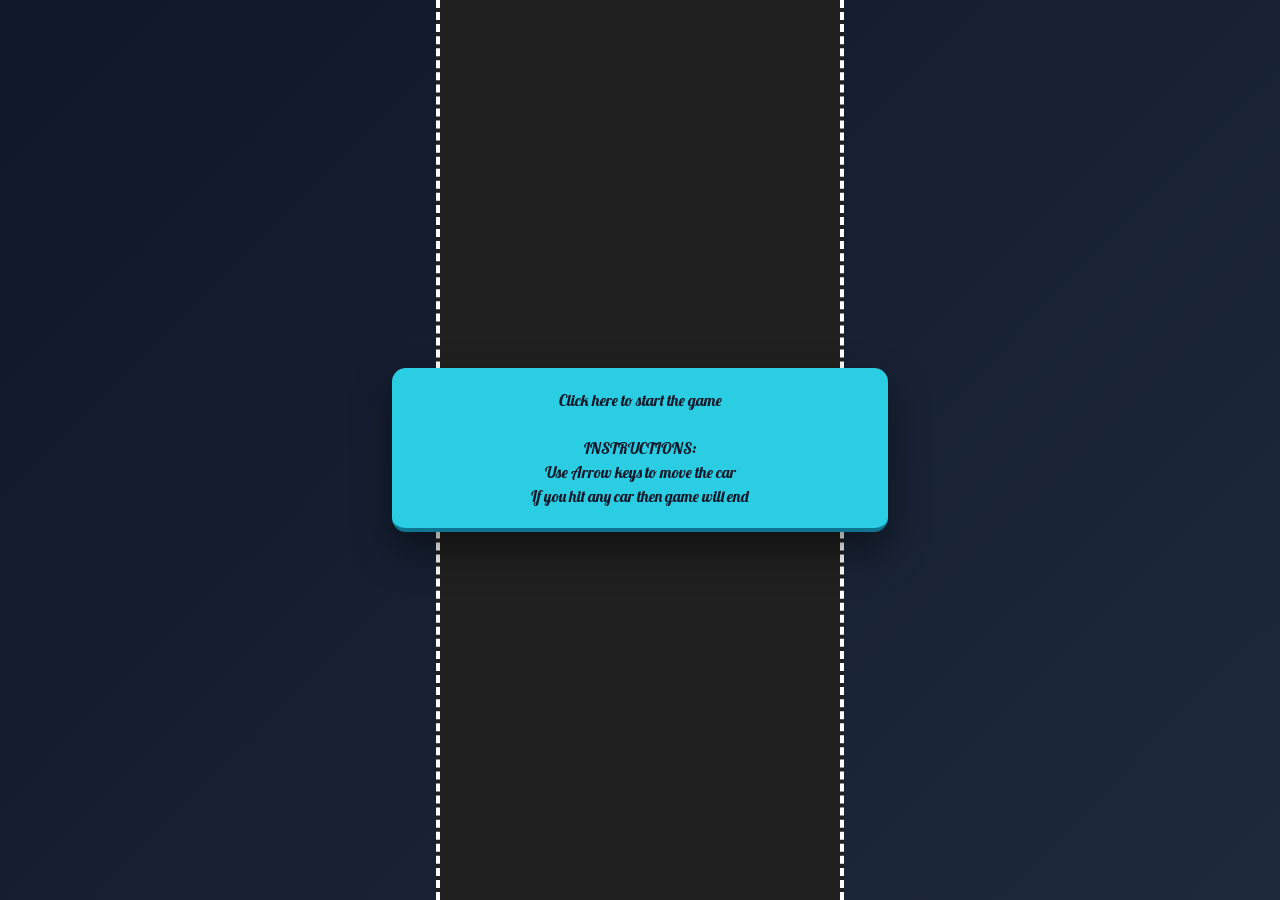
<file: games/car-game/index.html>
<!DOCTYPE html>
<html lang="en">
<head>
<meta charset="UTF-8">
<meta name="viewport" content="width=device-width, initial-scale=1.0">
<title>Game</title>
<link href="https://fonts.googleapis.com/css2?family=Lobster&display=swap" rel="stylesheet">
<link rel="stylesheet" href="styles.css">
</head>
<body>
<div class="game">
<div class="score"></div>
<div class="highScore"></div>
<div class="startScreen">
<p class="ClickToStart">Click here to start the game <br><br></p>
<p> INSTRUCTIONS: <br>
Use Arrow keys to move the car <br>
If you hit any car then game will end</p>
</div>
<div class="gameArea"></div>
</div>
<script src="game.js"></script>
</body>
</html>
</file>
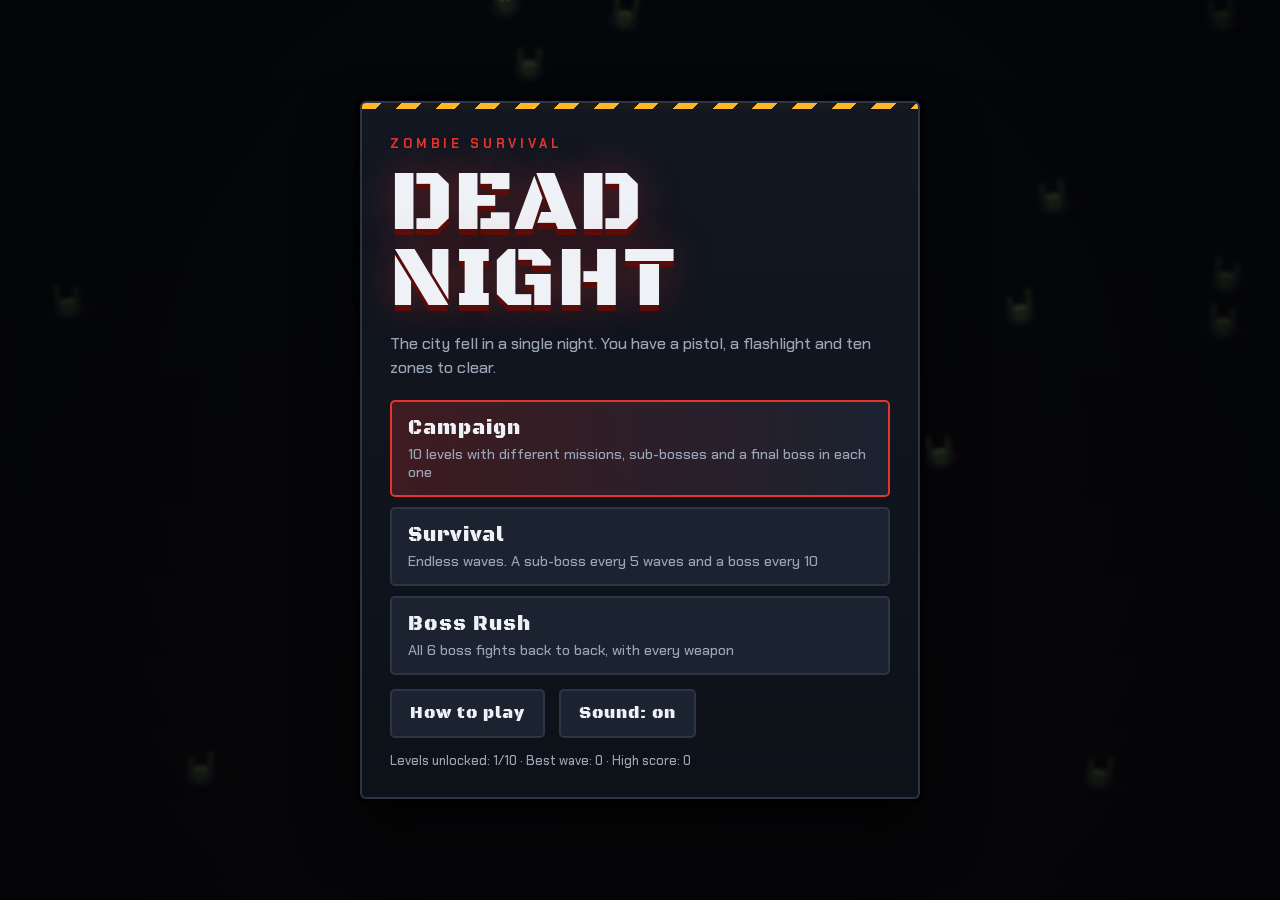
<file: games/dead-night/index.html>
<!doctype html>
<html lang="en">
<meta charset="utf-8">
<meta name="viewport" content="width=device-width, initial-scale=1, viewport-fit=cover">
<title>Dead Night</title>
<meta name="claude:viewport-fit-sides" content="cover">
<link rel="preconnect" href="https://fonts.googleapis.com">
<link rel="stylesheet" href="https://fonts.googleapis.com/css2?family=Black+Ops+One&family=Chakra+Petch:wght@500;700&display=swap">
<style>
:root {
  /* Layout: full-screen canvas; the HUD is a metal strip on top, menus are rescue plates over the night */
  --night: #07090d;
  --plate: #121722;
  --plate-2: #1b2230;
  --edge: #2c3546;
  --ink: #eef1f6;
  --muted: #9aa5b8;
  --amber: #ffb627;
  --blood: #e5342b;
  --heal: #4ad25a;
  --cold: #4ab8ff;
  --display: 'Black Ops One', Impact, 'Arial Black', sans-serif;
  --body: 'Chakra Petch', 'Segoe UI', system-ui, sans-serif;
  color-scheme: dark;
}
* { box-sizing: border-box; }
[hidden] { display: none !important; }
html, body { height: 100%; }
body { margin: 0; background: var(--night); color: var(--ink); font-family: var(--body); font-weight: 500; overflow: hidden; }
button { font: inherit; color: inherit; cursor: pointer; border: 0; background: none; }
button:focus-visible { outline: 3px solid var(--amber); outline-offset: 2px; }
svg { display: block; }

#app { position: fixed; inset: 0; user-select: none; -webkit-user-select: none; }
#game { position: absolute; inset: 0; width: 100%; height: 100%; display: block; touch-action: none; cursor: crosshair; }

/* ---------- HUD ---------- */
#hud { position: absolute; inset: 0; pointer-events: none; }
.hud-bar {
  position: absolute; top: env(safe-area-inset-top, 0px); left: 0; right: 0;
  display: flex; align-items: center; gap: 6px;
  padding: 8px max(12px, env(safe-area-inset-right, 0px)) 8px max(12px, env(safe-area-inset-left, 0px));
  background: linear-gradient(rgba(8,10,16,.92), rgba(8,10,16,.72));
  border-bottom: 2px solid var(--edge);
}
.stat { display: flex; align-items: center; gap: 8px; padding: 0 12px; min-width: 0; }
.stat + .stat { border-left: 1px solid var(--edge); }
.stat svg { width: 26px; height: 26px; flex: none; }
.stat.ammo svg { width: 32px; }
.stat b { font: 400 1.3rem/1 var(--display); letter-spacing: .03em; font-variant-numeric: tabular-nums; }
.stat small { display: block; font-size: .68rem; color: var(--muted); letter-spacing: .12em; text-transform: uppercase; }
.stat.score, .stat.lvl { flex-direction: column; align-items: flex-start; gap: 3px; }
.stat.score { margin-left: auto; }
.bar { display: block; width: 90px; height: 6px; margin-top: 4px; background: #2a1414; border-radius: 4px; overflow: hidden; }
.bar i { display: block; height: 100%; background: linear-gradient(90deg, #c22, #f55); transition: width .15s; }
.bar i.low { animation: pulse .6s infinite alternate; }
@keyframes pulse { to { opacity: .45; } }
.icon-btn { pointer-events: auto; width: 40px; height: 40px; display: grid; place-items: center; border-radius: 8px; background: var(--plate-2); border: 2px solid var(--edge); margin-left: 6px; }
.icon-btn svg { width: 18px; height: 18px; }
.sound-btn svg { width: 22px; height: 22px; }
.sound-btn .slash { display: none; }
.sound-btn.off .slash { display: inline; }
.sound-btn.off .waves { display: none; }
.sound-btn.off { color: var(--muted); }

.stat.ult { flex-direction: column; align-items: flex-start; gap: 3px; }
.stat.ult kbd { font: 700 .62rem var(--body); padding: 0 4px; border: 1px solid var(--edge); border-radius: 3px; color: var(--ink); }
.ubar { display: block; width: 110px; height: 8px; background: #2a2210; border-radius: 4px; overflow: hidden; }
.ubar i { display: block; height: 100%; width: 0; background: linear-gradient(90deg, #c77a10, var(--amber)); transition: width .15s; }
.stat.ult.ready small { color: var(--amber); }
.stat.ult.ready .ubar { box-shadow: 0 0 10px rgba(255,182,39,.8); animation: pulse .5s infinite alternate; }
body.touch .stat.ult { display: none; }

#objective {
  position: absolute; top: calc(env(safe-area-inset-top, 0px) + 66px); left: 50%; transform: translateX(-50%);
  padding: 6px 14px; border-radius: 6px; background: rgba(8,10,16,.75); border: 1px solid var(--edge);
  font-size: .9rem; white-space: nowrap; max-width: calc(100% - 24px); overflow: hidden; text-overflow: ellipsis;
}
#objective b { color: var(--amber); font-family: var(--display); font-weight: 400; letter-spacing: .06em; margin-right: 6px; }

#bossBar { position: absolute; top: calc(env(safe-area-inset-top, 0px) + 104px); left: 50%; transform: translateX(-50%); width: min(560px, calc(100% - 32px)); text-align: center; }
#bossName { font: 400 1rem/1 var(--display); letter-spacing: .1em; color: #ffd0c8; text-shadow: 0 2px 0 #000; text-transform: uppercase; }
.bb { margin-top: 6px; height: 14px; border-radius: 3px; background: rgba(20,4,4,.85); border: 2px solid #5a1a14; overflow: hidden; }
.bb i { display: block; height: 100%; background: linear-gradient(#ff5a3a, #a3140c); transition: width .2s; }
#bossBar.mini #bossName { color: #ffe1a0; }
#bossBar.mini .bb { border-color: #6a4a10; }
#bossBar.mini .bb i { background: linear-gradient(#ffc040, #b07010); }

#weapons { position: absolute; left: max(12px, env(safe-area-inset-left, 0px)); bottom: calc(env(safe-area-inset-bottom, 0px) + 12px); display: flex; gap: 6px; flex-wrap: wrap; }
#weapons span { padding: 4px 8px; border-radius: 5px; background: rgba(8,10,16,.7); border: 1px solid var(--edge); font-size: .78rem; color: var(--muted); }
#weapons span.on { color: var(--night); background: var(--amber); border-color: var(--amber); }

#banner { position: absolute; top: 34%; left: 50%; transform: translate(-50%, -50%); text-align: center; width: calc(100% - 32px); }
#banner b { display: block; font: 400 clamp(1.8rem, 5vw, 3.4rem)/1 var(--display); color: var(--amber); text-shadow: 0 4px 0 #000, 0 0 30px rgba(255,140,40,.5); letter-spacing: .04em; text-wrap: balance; }
#banner span { display: block; margin-top: 8px; font-size: 1.1rem; color: var(--ink); text-shadow: 0 2px 4px #000; }
#banner.show { animation: bannerIn 2.4s ease forwards; }
@keyframes bannerIn { 0% { opacity: 0; transform: translate(-50%, -40%) scale(1.15); } 12% { opacity: 1; transform: translate(-50%, -50%) scale(1); } 80% { opacity: 1; } 100% { opacity: 0; } }

/* ---------- Touch controls ---------- */
#touch { position: absolute; inset: 0; pointer-events: none; }
#touch > * { pointer-events: auto; touch-action: none; }
#joyZone { position: absolute; left: 0; top: 30%; bottom: 0; width: 50%; }
#joy {
  position: absolute; left: max(22px, env(safe-area-inset-left, 0px)); bottom: calc(env(safe-area-inset-bottom, 0px) + 46px);
  width: 128px; height: 128px; border-radius: 50%; background: rgba(20,26,36,.55); border: 3px solid rgba(255,255,255,.18);
  display: grid; place-items: center; pointer-events: none !important; opacity: .7; transition: opacity .15s;
}
#joy.active { opacity: 1; border-color: rgba(255,255,255,.35); }
#joy .arrows { position: absolute; inset: 4px; width: calc(100% - 8px); height: calc(100% - 8px); pointer-events: none; }
#knob { width: 54px; height: 54px; border-radius: 50%; background: radial-gradient(circle at 35% 30%, #fff, #c9ced6); box-shadow: 0 4px 10px rgba(0,0,0,.5); }
#fireBtn {
  position: absolute; right: max(22px, env(safe-area-inset-right, 0px)); bottom: calc(env(safe-area-inset-bottom, 0px) + 46px);
  width: 96px; height: 96px; border-radius: 50%; display: grid; place-items: center;
  background: radial-gradient(circle at 40% 35%, #ff6a5a, #c4170f); border: 4px solid #5a0c08; box-shadow: 0 6px 0 #3a0806, 0 10px 24px rgba(0,0,0,.5);
}
#fireBtn:active { transform: translateY(3px); box-shadow: 0 3px 0 #3a0806; }
#fireBtn svg { width: 50px; height: 50px; }
.small-btn {
  position: absolute; width: 54px; height: 54px; border-radius: 50%; display: grid; place-items: center;
  background: rgba(20,26,36,.75); border: 2px solid rgba(255,255,255,.25); font: 400 1.2rem var(--display);
}
.small-btn svg { width: 24px; height: 24px; }
#dashBtn { right: max(130px, calc(env(safe-area-inset-right, 0px) + 130px)); bottom: calc(env(safe-area-inset-bottom, 0px) + 40px); background: conic-gradient(rgba(74,184,255,.55) calc(var(--cd, 1) * 360deg), rgba(20,26,36,.75) 0); }
#dashBtn::after {
  content: attr(data-charges); position: absolute; top: -4px; right: -4px; min-width: 20px; height: 20px; border-radius: 10px;
  background: var(--cold); color: var(--night); font: 700 .75rem/20px var(--body); text-align: center;
}
#ultBtn {
  position: absolute; right: max(124px, calc(env(safe-area-inset-right, 0px) + 124px)); bottom: calc(env(safe-area-inset-bottom, 0px) + 186px);
  width: 64px; height: 64px; border-radius: 50%; display: grid; place-items: center; color: rgba(255,255,255,.5);
  background: conic-gradient(rgba(255,182,39,.75) calc(var(--ult, 0) * 360deg), rgba(20,26,36,.8) 0);
  border: 2px solid rgba(255,255,255,.25);
}
#ultBtn svg { width: 30px; height: 30px; }
#ultBtn.ready { color: #fff; background: radial-gradient(circle at 40% 35%, #ffd36b, #d98a10); border-color: #7a4a06; box-shadow: 0 0 22px rgba(255,182,39,.9); animation: ultPulse .6s infinite alternate; }
@keyframes ultPulse { to { transform: scale(1.08); } }
#swapBtn { right: max(110px, calc(env(safe-area-inset-right, 0px) + 110px)); bottom: calc(env(safe-area-inset-bottom, 0px) + 112px); }
#reloadBtn { right: max(40px, calc(env(safe-area-inset-right, 0px) + 40px)); bottom: calc(env(safe-area-inset-bottom, 0px) + 160px); }

/* ---------- Screens ---------- */
.screen {
  position: absolute; inset: 0; display: grid; place-items: center; overflow-y: auto;
  padding: 20px max(16px, env(safe-area-inset-right, 0px)) 20px max(16px, env(safe-area-inset-left, 0px));
  background: rgba(4,6,10,.55); backdrop-filter: blur(2px);
}
.card {
  width: min(560px, 100%); padding: 28px; border-radius: 6px;
  background: linear-gradient(var(--plate), #0d1118);
  border: 2px solid var(--edge); box-shadow: 0 0 0 6px rgba(0,0,0,.35), 0 30px 60px rgba(0,0,0,.6);
  display: grid; gap: 14px; position: relative;
}
.card::before { content: ""; position: absolute; inset: 0 0 auto; height: 6px; background: repeating-linear-gradient(135deg, var(--amber) 0 14px, #1a1a1a 14px 28px); border-radius: 4px 4px 0 0; }
.card.wide { width: min(820px, 100%); }
.card.small { width: min(400px, 100%); text-align: center; }
h1 { margin: 0; font: 400 clamp(3rem, 12vw, 5.4rem)/.88 var(--display); color: var(--ink); letter-spacing: .02em; text-shadow: 0 6px 0 #5a0c08, 0 0 40px rgba(229,52,43,.35); }
h2 { margin: 0; font: 400 1.9rem/1 var(--display); letter-spacing: .04em; text-wrap: balance; }
h3 { margin: 14px 0 6px; font: 400 1rem var(--display); letter-spacing: .08em; color: var(--amber); }
.kicker { margin: 4px 0 0; color: var(--blood); font-size: .8rem; letter-spacing: .3em; text-transform: uppercase; font-weight: 700; }
.lede { margin: 0; color: var(--muted); line-height: 1.5; max-width: 60ch; }
.modes { display: grid; gap: 10px; margin-top: 6px; }
.mode {
  text-align: left; padding: 14px 16px; border-radius: 5px; background: var(--plate-2); border: 2px solid var(--edge);
  display: grid; gap: 4px; transition: border-color .15s, transform .15s, background .15s;
}
.mode:hover { border-color: var(--amber); transform: translateX(4px); background: #222b3b; }
.mode b { font: 400 1.25rem var(--display); letter-spacing: .05em; }
.mode span { color: var(--muted); font-size: .9rem; }
.mode:first-child { border-color: var(--blood); background: linear-gradient(90deg, rgba(229,52,43,.22), var(--plate-2)); }
.menu-foot { display: flex; align-items: center; gap: 14px; flex-wrap: wrap; }
#bestTxt { color: var(--muted); font-size: .8rem; }
.primary, .ghost { padding: 12px 18px; border-radius: 5px; font: 400 1.05rem var(--display); letter-spacing: .06em; }
.primary { background: linear-gradient(#ff5a4a, #b8160e); border: 2px solid #5a0c08; box-shadow: 0 4px 0 #3a0806; }
.primary:active { transform: translateY(2px); box-shadow: 0 2px 0 #3a0806; }
.ghost { background: var(--plate-2); border: 2px solid var(--edge); }
.ghost:hover { border-color: var(--muted); }

#levelGrid { display: grid; grid-template-columns: repeat(auto-fill, minmax(230px, 1fr)); gap: 8px; }
.lvl { display: flex; align-items: center; gap: 12px; text-align: left; padding: 10px 12px; border-radius: 5px; background: var(--plate-2); border: 2px solid var(--edge); min-width: 0; }
.lvl:hover:not(:disabled) { border-color: var(--amber); }
.lvl .n { font: 400 1.6rem/1 var(--display); color: var(--amber); width: 2.2ch; flex: none; }
.lvl .t { min-width: 0; font-weight: 700; }
.lvl small { display: block; font-weight: 500; color: var(--muted); font-size: .76rem; margin-top: 2px; }
.lvl.locked { opacity: .45; cursor: not-allowed; }
.lvl.locked .n { color: var(--muted); }

.help .cols { display: grid; grid-template-columns: 1fr 1fr; gap: 24px; }
.help p { margin: 0; color: var(--muted); line-height: 1.5; }
.help b { color: var(--ink); }
dl { margin: 0; display: grid; grid-template-columns: auto 1fr; gap: 6px 12px; font-size: .92rem; }
dt { font-weight: 700; color: var(--ink); }
dd { margin: 0; color: var(--muted); }
.dot { display: inline-block; width: 10px; height: 10px; border-radius: 50%; vertical-align: middle; }
.dot.g { background: var(--heal); } .dot.r { background: #ff5a3a; } .dot.b { background: var(--cold); }

#upList { display: grid; gap: 10px; }
.up { text-align: left; padding: 14px 16px; border-radius: 5px; background: var(--plate-2); border: 2px solid var(--edge); display: grid; gap: 4px; transition: border-color .15s, transform .15s; }
.up:hover { border-color: var(--amber); transform: translateY(-2px); }
.up b { font: 400 1.15rem var(--display); color: var(--amber); letter-spacing: .04em; }
.up span { color: var(--muted); }

#endTitle.lost { color: var(--blood); }
#endTitle.won { color: var(--amber); }
#endStats { display: grid; grid-template-columns: repeat(3, 1fr); gap: 8px; }
#endStats div { padding: 10px 4px; border-radius: 5px; background: var(--plate-2); border: 1px solid var(--edge); }
#endStats b { display: block; font: 400 1.5rem var(--display); font-variant-numeric: tabular-nums; }
#endStats span { font-size: .75rem; color: var(--muted); letter-spacing: .1em; text-transform: uppercase; }

@media (max-width: 640px) {
  .stat { padding: 0 7px; gap: 5px; }
  .stat b { font-size: 1.05rem; }
  .stat svg { width: 20px; height: 20px; }
  .stat.ammo svg { width: 24px; }
  .bar { width: 54px; }
  .stat small { font-size: .58rem; }
  #objective { font-size: .78rem; top: calc(env(safe-area-inset-top, 0px) + 58px); }
  #bossBar { top: calc(env(safe-area-inset-top, 0px) + 92px); }
  .help .cols { grid-template-columns: 1fr; gap: 4px; }
  .card { padding: 22px 18px; }
  #weapons { bottom: auto; top: calc(env(safe-area-inset-top, 0px) + 132px); }
}
@media (max-width: 420px) {
  #wpnTxt { display: none; }
  .stat.lvl small { letter-spacing: .04em; }
}
@media (prefers-reduced-motion: reduce) {
  #banner.show { animation: none; }
  .mode, .up { transition: none; }
}

</style>

<div id="app">
  <canvas id="game" aria-label="Zombie game"></canvas>

  <div id="hud" hidden>
    <div class="hud-bar">
      <div class="stat hp">
        <svg viewBox="0 0 24 24" aria-hidden="true"><path fill="#e8352b" d="M12 21s-7.5-4.6-9.6-9.2C.9 8.4 3 4.5 6.7 4.5c2.1 0 3.6 1.1 4.3 2.4.8-1.3 2.3-2.4 4.4-2.4 3.7 0 5.8 3.9 4.3 7.3C19.5 16.4 12 21 12 21z"/></svg>
        <div><b id="hpTxt">100</b><span class="bar"><i id="hpBar"></i></span></div>
      </div>
      <div class="stat ammo">
        <svg viewBox="0 0 32 24" aria-hidden="true"><path fill="#b9c2cc" d="M2 6h24l2 2v3H16l-1 2h-3l-2 7H5l2-7H4l-2-2z"/><rect x="26" y="7" width="4" height="2" fill="#7f8a96"/></svg>
        <div><b id="ammoTxt">15</b><small id="wpnTxt">Pistol</small></div>
      </div>
      <div class="stat ult" id="ultStat"><small>FINAL ATTACK <kbd>F</kbd></small><span class="ubar"><i id="ultFill"></i></span></div>
      <div class="stat score"><small>SCORE</small><b id="scoreTxt">0</b></div>
      <div class="stat lvl"><small id="lvlKey">LEVEL</small><b id="lvlTxt">1</b></div>
      <button class="icon-btn sound-btn" data-act="sound" aria-label="Turn sound on or off"><svg viewBox="0 0 24 24"><path d="M4 9h4l5-4v14l-5-4H4z" fill="currentColor"/><g class="waves" stroke="currentColor" stroke-width="2" fill="none" stroke-linecap="round"><path d="M16 9a4 4 0 0 1 0 6"/><path d="M18.5 6.5a7.5 7.5 0 0 1 0 11"/></g><path class="slash" d="M16 9l5 6M21 9l-5 6" stroke="currentColor" stroke-width="2" stroke-linecap="round"/></svg></button>
      <button class="icon-btn" data-act="pause" aria-label="Pause"><svg viewBox="0 0 20 20"><rect x="4" y="3" width="4" height="14" rx="1" fill="currentColor"/><rect x="12" y="3" width="4" height="14" rx="1" fill="currentColor"/></svg></button>
    </div>
    <div id="objective"></div>
    <div id="bossBar" hidden><span id="bossName"></span><div class="bb"><i id="bossFill"></i></div></div>
    <div id="weapons"></div>
    <div id="banner" hidden></div>
  </div>

  <div id="touch" hidden>
    <div id="joyZone"></div>
    <div id="joy"><div id="knob"></div>
      <svg class="arrows" viewBox="0 0 120 120" aria-hidden="true"><g fill="rgba(255,255,255,.55)"><path d="M60 10l7 9H53z"/><path d="M60 110l7-9H53z"/><path d="M10 60l9-7v14z"/><path d="M110 60l-9-7v14z"/></g></svg>
    </div>
    <button id="reloadBtn" class="small-btn" aria-label="Reload">R</button>
    <button id="swapBtn" class="small-btn" aria-label="Switch weapon">
      <svg viewBox="0 0 24 24"><path d="M4 8h13l-3-3M20 16H7l3 3" stroke="currentColor" stroke-width="2.4" fill="none" stroke-linecap="round" stroke-linejoin="round"/></svg>
    </button>
    <button id="dashBtn" class="small-btn" aria-label="Dash">
      <svg viewBox="0 0 24 24"><path d="M4 12h9M13 6l7 6-7 6M4 7h5M4 17h5" stroke="currentColor" stroke-width="2.4" fill="none" stroke-linecap="round"/></svg>
    </button>
    <button id="ultBtn" aria-label="Final attack">
      <svg viewBox="0 0 24 24"><path d="M12 2l2.6 6.3L21 9l-5 4.4L17.5 21 12 17.3 6.5 21 8 13.4 3 9l6.4-.7z" fill="currentColor"/></svg>
    </button>
    <button id="fireBtn" aria-label="Shoot">
      <svg viewBox="0 0 48 48"><circle cx="24" cy="24" r="12" stroke="#fff" stroke-width="3.5" fill="none"/><circle cx="24" cy="24" r="4" fill="#fff"/><path d="M24 4v9M24 35v9M4 24h9M35 24h9" stroke="#fff" stroke-width="3.5" stroke-linecap="round"/></svg>
    </button>
  </div>

  <!-- Main menu -->
  <section class="screen" id="scrMenu">
    <div class="card menu">
      <p class="kicker">Zombie survival</p>
      <h1>DEAD<br>NIGHT</h1>
      <p class="lede">The city fell in a single night. You have a pistol, a flashlight and ten zones to clear.</p>
      <div class="modes">
        <button class="mode" data-act="campaign"><b>Campaign</b><span>10 levels with different missions, sub-bosses and a final boss in each one</span></button>
        <button class="mode" data-act="survival"><b>Survival</b><span>Endless waves. A sub-boss every 5 waves and a boss every 10</span></button>
        <button class="mode" data-act="rush"><b>Boss Rush</b><span>All 6 boss fights back to back, with every weapon</span></button>
      </div>
      <div class="menu-foot">
        <button class="ghost" data-act="help">How to play</button>
        <button class="ghost" data-act="sound"><span class="lbl">Sound: on</span></button>
        <span id="bestTxt"></span>
      </div>
    </div>
  </section>

  <section class="screen" id="scrLevels" hidden>
    <div class="card wide">
      <h2>Campaign</h2>
      <p class="lede">Beat a level to unlock the next one. Every level has its own mission.</p>
      <div id="levelGrid"></div>
      <button class="ghost" data-act="menu">Back</button>
    </div>
  </section>

  <section class="screen" id="scrHelp" hidden>
    <div class="card wide help">
      <h2>How to play</h2>
      <div class="cols">
        <div>
          <h3>Keyboard and mouse</h3>
          <dl>
            <dt>WASD / arrows</dt><dd>Move</dd>
            <dt>Mouse</dt><dd>Aim; hold the click to shoot</dd>
            <dt>Space / Shift</dt><dd>Dash: you have 2 charges and are invincible for a moment</dd>
            <dt>F</dt><dd>Final attack, when the gold bar is full</dd>
            <dt>R</dt><dd>Reload</dd>
            <dt>1-4, Q, wheel</dt><dd>Switch weapon</dd>
            <dt>M</dt><dd>Turn sound on or off</dd>
            <dt>Esc / P</dt><dd>Pause</dd>
          </dl>
          <h3>Touch screen</h3>
          <p>Put your thumb anywhere on the left half and the joystick appears. The red button shoots and aims at the nearest zombie on its own. The blue button dashes and the gold star fires your final attack.</p>
          <h3>Final attack</h3>
          <p>The gold bar fills as you deal damage and kill zombies. When it is full, the <b>Lead Storm</b> fires 4 rings of bullets around you and ends with an explosion. You are invincible while it lasts.</p>
        </div>
        <div>
          <h3>Missions</h3>
          <p><b>Kill</b> a number of zombies, <b>survive</b> for a while, <b>collect</b> items on the map or <b>defend</b> a piece of equipment. A sub-boss shows up halfway through the mission and the boss arrives at the end.</p>
          <h3>Bosses</h3>
          <p>Red zones warn you of a charge or a strike. Orange rings are shockwaves: dash through them in time. Circles on the ground mark where rocks or acid will land. When a sub-boss or a boss gets weak, it unleashes its <b>final attack</b>: a red circle warns you right before.</p>
          <h3>Items</h3>
          <p><span class="dot g"></span> Health · <span class="dot r"></span> Damage x2 · <span class="dot b"></span> Speed. After each level you pick an upgrade.</p>
        </div>
      </div>
      <button class="ghost" data-act="menu">Back</button>
    </div>
  </section>

  <section class="screen" id="scrPause" hidden>
    <div class="card small">
      <h2>Paused</h2>
      <button class="primary" data-act="resume">Resume</button>
      <button class="ghost" data-act="help">How to play</button>
      <button class="ghost" data-act="menu">Quit to menu</button>
    </div>
  </section>

  <section class="screen" id="scrUpgrade" hidden>
    <div class="card">
      <p class="kicker" id="upTitle"></p>
      <h2>Pick an upgrade</h2>
      <div id="upList"></div>
    </div>
  </section>

  <section class="screen" id="scrEnd" hidden>
    <div class="card small">
      <h2 id="endTitle"></h2>
      <p class="lede" id="endSub"></p>
      <div id="endStats"></div>
      <button class="primary" id="retryBtn" data-act="retry">Try again</button>
      <button class="ghost" data-act="menu">Main menu</button>
    </div>
  </section>
</div>

<script>
'use strict';
// Game data: weapons, zombies, bosses, levels and upgrades.

const WORLD = { w: 2400, h: 1600 };

const WEAPONS = {
  pistol:  { name: 'Pistol',  dmg: 24, rate: 0.20,  mag: 15, reload: 0.9, spread: 0.035, speed: 950,  pellets: 1, life: 0.9,  pierce: 0, shake: 1.5, color: '#ffe08a', unlockLevel: 1, unlockWave: 1 },
  smg:     { name: 'SMG',     dmg: 14, rate: 0.075, mag: 32, reload: 1.3, spread: 0.09,  speed: 1000, pellets: 1, life: 0.8,  pierce: 0, shake: 1.2, color: '#ffd36b', unlockLevel: 2, unlockWave: 3 },
  shotgun: { name: 'Shotgun', dmg: 15, rate: 0.65,  mag: 6,  reload: 1.5, spread: 0.32,  speed: 850,  pellets: 8, life: 0.38, pierce: 0, shake: 5,   color: '#ffb35c', unlockLevel: 4, unlockWave: 6 },
  rifle:   { name: 'Rifle',   dmg: 72, rate: 0.55,  mag: 8,  reload: 1.6, spread: 0.01,  speed: 1500, pellets: 1, life: 1.1,  pierce: 4, shake: 4,   color: '#9fe8ff', unlockLevel: 7, unlockWave: 10 },
};
const WEAPON_ORDER = ['pistol', 'smg', 'shotgun', 'rifle'];

const ZOMBIES = {
  walker:   { name: 'Walker',   hp: 40,  speed: 58,  dmg: 10, r: 15, score: 10, skin: '#7f9a5a', shirts: ['#5b4a3a', '#3f5266', '#6b3b3b', '#4d5a3a', '#55456a'] },
  runner:   { name: 'Runner',   hp: 26,  speed: 125, dmg: 8,  r: 13, score: 15, skin: '#9aa86a', shirts: ['#7a2f2f', '#2f4f7a', '#6a6a2f'] },
  brute:    { name: 'Brute',    hp: 200, speed: 42,  dmg: 24, r: 24, score: 40, skin: '#6d8250', shirts: ['#3a3a46', '#463a32'] },
  spitter:  { name: 'Spitter',  hp: 55,  speed: 48,  dmg: 12, r: 15, score: 20, skin: '#86b04a', shirts: ['#4a6a2a'], ranged: true },
  exploder: { name: 'Exploder', hp: 38,  speed: 80,  dmg: 32, r: 16, score: 20, skin: '#b0a050', shirts: ['#8a5a20'], explode: true },
};

// Sub-bosses: elite versions of a common zombie with a special attack.
const MINIBOSSES = {
  walker:   { name: 'Rotten Foreman',   hpMul: 12, special: 'summon' },
  runner:   { name: 'Alpha Runner',     hpMul: 14, special: 'charge' },
  brute:    { name: 'Armored Brute',    hpMul: 5,  special: 'slamSmall' },
  spitter:  { name: 'Elder Spitter',    hpMul: 10, special: 'spray' },
  exploder: { name: 'Walking Bomb',     hpMul: 11, special: 'bombs' },
};

// Final bosses. "pattern" is the attack rotation; "phase2" is used below 50% health.
const BOSSES = {
  butcher:  { name: 'The Butcher',      hp: 1300, speed: 72, r: 40, dmg: 25, score: 1000, cd: 2.4, pattern: ['charge', 'cleave', 'charge', 'summon'] },
  queen:    { name: 'Acid Queen',       hp: 1400, speed: 60, r: 42, dmg: 20, score: 1200, cd: 2.0, kite: 300, pattern: ['spray', 'summon', 'spray', 'spiral'] },
  colossus: { name: 'The Colossus',     hp: 2000, speed: 46, r: 52, dmg: 35, score: 1500, cd: 2.6, pattern: ['slam', 'rocks', 'slam', 'charge'] },
  necro:    { name: 'The Necromancer',  hp: 1500, speed: 62, r: 34, dmg: 20, score: 1500, cd: 2.0, kite: 260, pattern: ['skulls', 'teleport', 'summon', 'skulls', 'spiral'] },
  abom:     { name: 'The Abomination',  hp: 3000, speed: 64, r: 62, dmg: 30, score: 5000, cd: 2.0, pattern: ['charge', 'spray', 'cleave', 'rocks'], phase2: ['slam', 'summon', 'spiral', 'charge', 'skulls', 'rocks'] },
};

const THEMES = {
  city:     { name: 'City',          ground: '#2a2d33', dark: 0.70 },
  gas:      { name: 'Gas Station',   ground: '#2e2b28', dark: 0.68 },
  hospital: { name: 'Hospital',      ground: '#3a4247', dark: 0.72 },
  park:     { name: 'Park',          ground: '#243620', dark: 0.74 },
  highway:  { name: 'Highway',       ground: '#25282a', dark: 0.70 },
  port:     { name: 'Harbor',        ground: '#2b3238', dark: 0.70 },
  military: { name: 'Military Base', ground: '#38352a', dark: 0.66 },
  cemetery: { name: 'Cemetery',      ground: '#1f2a1e', dark: 0.78 },
  lab:      { name: 'Laboratory',    ground: '#28333a', dark: 0.70 },
  zero:     { name: 'Ground Zero',   ground: '#2a2020', dark: 0.64 },
};
const THEME_ORDER = Object.keys(THEMES);

// Campaign mode: 10 levels. Each level has a goal, a sub-boss halfway and a final boss.
const LEVELS = [
  { name: 'Downtown Streets', theme: 'city', goal: { type: 'kill', n: 25 },
    mix: { walker: 1 }, spawn: 1.05, mini: 'walker', boss: [{ type: 'butcher' }] },
  { name: 'The Gas Station', theme: 'gas', weather: 'rain', goal: { type: 'survive', t: 60 },
    mix: { walker: 3, runner: 1 }, spawn: 0.95, mini: 'runner', boss: [{ type: 'queen' }] },
  { name: 'St. Raphael Hospital', theme: 'hospital', goal: { type: 'collect', n: 6, item: 'medkits' },
    mix: { walker: 3, runner: 1, spitter: 1 }, spawn: 0.95, mini: 'spitter', boss: [{ type: 'colossus' }] },
  { name: 'Central Park', theme: 'park', weather: 'fog', goal: { type: 'defend', t: 60, what: 'the generator' },
    mix: { walker: 3, runner: 2, brute: 0.5 }, spawn: 0.9, mini: 'brute', boss: [{ type: 'necro' }] },
  { name: 'Highway 9', theme: 'highway', goal: { type: 'kill', n: 45 },
    mix: { walker: 3, runner: 2, spitter: 1, exploder: 1 }, spawn: 0.75, mini: 'exploder',
    boss: [{ type: 'butcher', enraged: true, title: 'Bloody Butcher' }] },
  { name: 'The Harbor', theme: 'port', weather: 'rain', goal: { type: 'collect', n: 8, item: 'fuel cans' },
    mix: { walker: 3, runner: 2, spitter: 1.5, brute: 0.7, exploder: 1 }, spawn: 0.75, mini: 'brute',
    boss: [{ type: 'queen', enraged: true, title: 'Queen Mother' }] },
  { name: 'Military Base', theme: 'military', goal: { type: 'defend', t: 70, what: 'the radio' },
    mix: { walker: 3, runner: 2.5, spitter: 1.5, brute: 1, exploder: 1.2 }, spawn: 0.65, mini: 'runner',
    boss: [{ type: 'colossus', enraged: true, title: 'Iron Colossus' }] },
  { name: 'Old Cemetery', theme: 'cemetery', weather: 'fog', goal: { type: 'survive', t: 80 },
    mix: { walker: 4, runner: 2.5, spitter: 1.5, brute: 1, exploder: 1 }, spawn: 0.58, mini: 'spitter',
    boss: [{ type: 'necro', enraged: true, title: 'Grand Necromancer' }] },
  { name: 'Omega Laboratory', theme: 'lab', goal: { type: 'kill', n: 70 },
    mix: { walker: 3, runner: 3, spitter: 2, brute: 1.2, exploder: 1.5 }, spawn: 0.55, mini: 'exploder',
    boss: [{ type: 'butcher', hpMul: 0.65, title: 'Butcher Twin' }, { type: 'queen', hpMul: 0.65, title: 'Acid Twin' }] },
  { name: 'Ground Zero', theme: 'zero', weather: 'ash', goal: { type: 'survive', t: 90 },
    mix: { walker: 3, runner: 3, spitter: 2, brute: 1.5, exploder: 1.5 }, spawn: 0.5, mini: 'brute',
    boss: [{ type: 'abom' }] },
];

// Boss Rush mode: every boss back to back.
const BOSS_RUSH = [
  [{ type: 'butcher' }], [{ type: 'queen' }], [{ type: 'colossus' }], [{ type: 'necro' }],
  [{ type: 'butcher', hpMul: 0.65, title: 'Butcher Twin' }, { type: 'queen', hpMul: 0.65, title: 'Acid Twin' }],
  [{ type: 'abom' }],
];

const UPGRADES = [
  { id: 'dmg',    name: 'Heavy Rounds',     desc: '+20% damage',                         apply: p => p.dmgMul *= 1.2 },
  { id: 'rate',   name: 'Quick Trigger',    desc: '+15% fire rate',                      apply: p => p.rateMul *= 0.87 },
  { id: 'hp',     name: 'Reinforced Vest',  desc: '+25 max health and a full heal',      apply: p => { p.maxHp += 25; p.hp = p.maxHp; } },
  { id: 'speed',  name: 'Light Boots',      desc: '+10% movement speed',                 apply: p => p.speedMul *= 1.1 },
  { id: 'mag',    name: 'Extended Mag',     desc: '+40% bullets per magazine',           apply: p => p.magMul *= 1.4 },
  { id: 'reload', name: 'Expert Hands',     desc: 'Reload 25% faster',                   apply: p => p.reloadMul *= 0.75 },
  { id: 'dash',   name: 'Reflexes',         desc: 'Dash recharges 30% faster',           apply: p => p.dashMul *= 0.7 },
  { id: 'regen',  name: 'Adrenaline',       desc: 'Regain 1 health per second',          apply: p => p.regen += 1 },
  { id: 'crit',   name: 'Hawk Eye',         desc: '+15% critical hit chance (x2)',       apply: p => p.crit += 0.15 },
  { id: 'pierce', name: 'Piercing Rounds',  desc: 'Bullets pass through 1 more zombie',  apply: p => p.pierce += 1 },
  { id: 'vamp',   name: 'Instinct',         desc: 'Every 8 kills restores 5 health',     apply: p => p.vamp += 1 },
];

</script>
<script>
'use strict';
// Sound generated with Web Audio: effects and ambient music, no audio files.

const SFX = (() => {
  let ac = null, master, sfxBus, musicBus, noiseBuf, music = null;
  let muted = false, mood = 'calm', nextBeat = 0;
  try { muted = localStorage.getItem('dead-night-sound') === 'off'; } catch (e) {}
  const last = {};

  // Browsers only allow audio after a tap or a key press.
  function unlock() {
    if (ac) { if (ac.state === 'suspended') ac.resume(); return; }
    const AC = window.AudioContext || window.webkitAudioContext;
    if (!AC) return;
    ac = new AC();
    const comp = ac.createDynamicsCompressor(); comp.threshold.value = -14; comp.ratio.value = 4;
    master = ac.createGain(); master.gain.value = muted ? 0 : 0.8;
    master.connect(comp); comp.connect(ac.destination);
    sfxBus = ac.createGain(); sfxBus.gain.value = 0.9; sfxBus.connect(master);
    musicBus = ac.createGain(); musicBus.gain.value = 0.35; musicBus.connect(master);
    noiseBuf = ac.createBuffer(1, ac.sampleRate, ac.sampleRate);
    const d = noiseBuf.getChannelData(0);
    for (let i = 0; i < d.length; i++) d[i] = Math.random() * 2 - 1;
    startMusic();
  }

  function out(vol, pan) {
    const g = ac.createGain(); g.gain.value = vol;
    if (pan && ac.createStereoPanner) { const p = ac.createStereoPanner(); p.pan.value = pan; g.connect(p); p.connect(sfxBus); }
    else g.connect(sfxBus);
    return g;
  }
  function tone(dest, { f = 440, f2, type = 'sine', dur = .2, vol = .3, at = 0, attack = .005 }) {
    const t = ac.currentTime + at, o = ac.createOscillator(), g = ac.createGain();
    o.type = type; o.frequency.setValueAtTime(f, t);
    if (f2) o.frequency.exponentialRampToValueAtTime(Math.max(1, f2), t + dur);
    g.gain.setValueAtTime(0.0001, t); g.gain.exponentialRampToValueAtTime(vol, t + attack); g.gain.exponentialRampToValueAtTime(0.0001, t + dur);
    o.connect(g); g.connect(dest); o.start(t); o.stop(t + dur + .05);
  }
  function noise(dest, { dur = .2, vol = .3, at = 0, type = 'lowpass', f = 1000, f2, q = 1, attack = .003 }) {
    const t = ac.currentTime + at, s = ac.createBufferSource(), fl = ac.createBiquadFilter(), g = ac.createGain();
    s.buffer = noiseBuf; s.loop = true;
    fl.type = type; fl.Q.value = q; fl.frequency.setValueAtTime(f, t);
    if (f2) fl.frequency.exponentialRampToValueAtTime(f2, t + dur);
    g.gain.setValueAtTime(0.0001, t); g.gain.exponentialRampToValueAtTime(vol, t + attack); g.gain.exponentialRampToValueAtTime(0.0001, t + dur);
    s.connect(fl); fl.connect(g); g.connect(dest); s.start(t, Math.random() * .5); s.stop(t + dur + .05);
  }
  // Groan: a sawtooth wave with vibrato and a low filter.
  function groan(dest, pitch, dur = .75, vol = .22) {
    const t = ac.currentTime, o = ac.createOscillator(), lfo = ac.createOscillator(), lg = ac.createGain(), fl = ac.createBiquadFilter(), g = ac.createGain();
    o.type = 'sawtooth'; o.frequency.setValueAtTime(pitch, t); o.frequency.linearRampToValueAtTime(pitch * 0.7, t + dur);
    lfo.frequency.value = 6 + Math.random() * 4; lg.gain.value = pitch * 0.06; lfo.connect(lg); lg.connect(o.frequency);
    fl.type = 'lowpass'; fl.frequency.value = 600; fl.Q.value = 4;
    g.gain.setValueAtTime(.0001, t); g.gain.exponentialRampToValueAtTime(vol, t + .12); g.gain.exponentialRampToValueAtTime(.0001, t + dur);
    o.connect(fl); fl.connect(g); g.connect(dest); o.start(t); lfo.start(t); o.stop(t + dur + .05); lfo.stop(t + dur + .05);
  }
  function roar(dest, pitch, dur, vol) {
    groan(dest, pitch, dur, vol);
    groan(dest, pitch * 1.49, dur * .9, vol * .5);
    noise(dest, { dur, vol: vol * .5, type: 'lowpass', f: 500, f2: 150, attack: .1 });
  }

  const S = {
    pistol:   d => { noise(d, { dur: .12, vol: .5, type: 'bandpass', f: 1800, f2: 600, q: .8 }); tone(d, { f: 160, f2: 50, type: 'square', dur: .09, vol: .25 }); },
    smg:      d => { noise(d, { dur: .07, vol: .38, type: 'bandpass', f: 2400, f2: 900, q: .9 }); tone(d, { f: 220, f2: 80, type: 'square', dur: .05, vol: .15 }); },
    shotgun:  d => { noise(d, { dur: .35, vol: .7, type: 'lowpass', f: 2200, f2: 200 }); tone(d, { f: 110, f2: 35, dur: .3, vol: .5 }); noise(d, { at: .32, dur: .05, vol: .15, type: 'highpass', f: 3000 }); noise(d, { at: .42, dur: .05, vol: .15, type: 'highpass', f: 2500 }); },
    rifle:    d => { noise(d, { dur: .3, vol: .6, type: 'highpass', f: 900, f2: 300 }); tone(d, { f: 400, f2: 45, type: 'sawtooth', dur: .25, vol: .3 }); },
    reload:   d => { tone(d, { f: 900, type: 'square', dur: .03, vol: .12 }); noise(d, { at: .12, dur: .04, vol: .2, type: 'highpass', f: 2000 }); tone(d, { at: .3, f: 1400, type: 'square', dur: .03, vol: .14 }); },
    hit:      d => noise(d, { dur: .06, vol: .22, type: 'lowpass', f: 900, f2: 300 }),
    zdie:     d => { noise(d, { dur: .3, vol: .3, type: 'lowpass', f: 700, f2: 120, q: 3 }); groan(d, 70 + Math.random() * 20, .5, .15); },
    groan:    d => groan(d, 85 + Math.random() * 50),
    explode:  d => { noise(d, { dur: .9, vol: .9, type: 'lowpass', f: 1400, f2: 60 }); tone(d, { f: 70, f2: 25, dur: .8, vol: .7 }); },
    dash:     d => noise(d, { dur: .2, vol: .35, type: 'bandpass', f: 500, f2: 2600, q: 2 }),
    hurt:     d => { tone(d, { f: 240, f2: 110, type: 'square', dur: .16, vol: .2 }); noise(d, { dur: .1, vol: .2, type: 'lowpass', f: 800 }); },
    pickup:   d => [660, 880, 1320].forEach((f, i) => tone(d, { at: i * .06, f, type: 'triangle', dur: .14, vol: .2 })),
    ready:    d => [523, 784, 1047].forEach((f, i) => tone(d, { at: i * .08, f, dur: .3, vol: .22 })),
    spit:     d => { noise(d, { dur: .14, vol: .25, type: 'bandpass', f: 1400, f2: 500, q: 3 }); tone(d, { f: 500, f2: 180, dur: .12, vol: .12 }); },
    chargeUp: d => tone(d, { f: 90, f2: 320, type: 'sawtooth', dur: .7, vol: .18, attack: .3 }),
    whoosh:   d => noise(d, { dur: .3, vol: .45, type: 'bandpass', f: 300, f2: 1500, q: 1.5 }),
    slam:     d => { noise(d, { dur: 1, vol: .9, type: 'lowpass', f: 500, f2: 40 }); tone(d, { f: 55, f2: 22, dur: .9, vol: .8 }); },
    thud:     d => { noise(d, { dur: .35, vol: .6, type: 'lowpass', f: 400, f2: 60 }); tone(d, { f: 80, f2: 35, dur: .3, vol: .5 }); },
    summon:   d => { tone(d, { f: 200, f2: 60, type: 'sawtooth', dur: .8, vol: .15 }); noise(d, { dur: .6, vol: .2, type: 'bandpass', f: 300, q: 6 }); },
    teleport: d => { tone(d, { f: 300, f2: 1400, dur: .4, vol: .2 }); tone(d, { at: .05, f: 450, f2: 2000, type: 'triangle', dur: .35, vol: .1 }); },
    skull:    d => { tone(d, { f: 620, f2: 300, type: 'triangle', dur: .35, vol: .16 }); tone(d, { f: 640, f2: 310, type: 'triangle', dur: .35, vol: .1 }); },
    roar:     d => roar(d, 60, 1.4, .5),
    miniRoar: d => roar(d, 95, .9, .35),
    bossDie:  d => { roar(d, 50, 2, .5); noise(d, { dur: 1.6, vol: .8, type: 'lowpass', f: 1000, f2: 40 }); },
    bossUlt:  d => { for (let i = 0; i < 3; i++) tone(d, { at: i * .35, f: 520, f2: 380, type: 'square', dur: .3, vol: .12 }); roar(d, 45, 1.6, .55); },
    ultCharge: d => { tone(d, { f: 150, f2: 900, type: 'sawtooth', dur: .6, vol: .2, attack: .4 }); noise(d, { dur: .6, vol: .25, type: 'bandpass', f: 400, f2: 3000, q: 2, attack: .4 }); },
    ultBurst: d => { noise(d, { dur: .25, vol: .5, type: 'bandpass', f: 2000, f2: 600 }); tone(d, { f: 300, f2: 80, type: 'square', dur: .2, vol: .2 }); },
    clear:    d => [392, 523, 659, 784].forEach((f, i) => tone(d, { at: i * .12, f, type: 'triangle', dur: .4, vol: .22 })),
    gameover: d => [330, 262, 196, 131].forEach((f, i) => tone(d, { at: i * .25, f, type: 'sawtooth', dur: .5, vol: .14 })),
    victory:  d => [523, 659, 784, 1047, 784, 1047].forEach((f, i) => tone(d, { at: i * .14, f, type: 'triangle', dur: .45, vol: .22 })),
    click:    d => tone(d, { f: 900, type: 'square', dur: .03, vol: .08 }),
  };
  // Minimum time between repeats of the same sound, to avoid overload.
  const GAP = { smg: .05, hit: .05, zdie: .06, groan: .4, spit: .08, pickup: .08, ultBurst: .1, thud: .08 };

  function play(name, x, y, vol = 1) {
    if (!ac || muted || ac.state !== 'running' || !S[name]) return;
    const now = ac.currentTime;
    if (now - (last[name] || 0) < (GAP[name] || .02)) return;
    last[name] = now;
    let pan = 0;
    if (x !== undefined && G.cam) {
      const dx = x - G.cam.x, dy = y - G.cam.y, d = Math.hypot(dx, dy);
      vol *= clamp(1 - d / 1200, 0.12, 1); pan = clamp(dx / 700, -.8, .8);
    }
    S[name](out(vol, pan));
  }

  /* ---------- music: a low drone and a heartbeat that speeds up during boss fights ---------- */
  function startMusic() {
    const fl = ac.createBiquadFilter(); fl.type = 'lowpass'; fl.frequency.value = 260; fl.Q.value = 6;
    const g = ac.createGain(); g.gain.value = 0.0001;
    const oscs = [55, 55.4, 82.4].map((f, i) => { const o = ac.createOscillator(); o.type = i === 2 ? 'triangle' : 'sawtooth'; o.frequency.value = f; o.connect(fl); o.start(); return o; });
    const lfo = ac.createOscillator(), lg = ac.createGain(); lfo.frequency.value = .07; lg.gain.value = 120; lfo.connect(lg); lg.connect(fl.frequency); lfo.start();
    fl.connect(g); g.connect(musicBus);
    music = { g, fl, oscs };
    setMood(mood);
    setInterval(tick, 100);
  }
  function setMood(m) {
    mood = m;
    if (!ac || !music) return;
    const t = ac.currentTime;
    music.g.gain.cancelScheduledValues(t);
    music.g.gain.setTargetAtTime(m === 'off' ? 0.0001 : m === 'boss' ? 0.5 : 0.3, t, .8);
    music.fl.frequency.setTargetAtTime(m === 'boss' ? 520 : 260, t, 1);
    music.oscs[2].frequency.setTargetAtTime(m === 'boss' ? 87.3 : 82.4, t, .5);
  }
  function tick() {
    if (!ac || mood === 'off' || muted || ac.state !== 'running') return;
    const now = ac.currentTime;
    if (nextBeat < now) nextBeat = now + .05;
    const boss = mood === 'boss', gap = boss ? .42 : 1.1;
    while (nextBeat < now + .3) {
      const at = nextBeat - now;
      tone(musicBus, { at, f: 60, f2: 38, dur: .22, vol: boss ? .55 : .4 });
      tone(musicBus, { at: at + .16, f: 52, f2: 34, dur: .2, vol: boss ? .4 : .25 });
      if (boss && Math.random() < .5) noise(musicBus, { at: at + .21, dur: .05, vol: .12, type: 'highpass', f: 5000 });
      nextBeat += gap;
    }
  }

  function toggle() {
    muted = !muted;
    try { localStorage.setItem('dead-night-sound', muted ? 'off' : 'on'); } catch (e) {}
    if (master) master.gain.setTargetAtTime(muted ? 0 : 0.8, ac.currentTime, .05);
    return muted;
  }

  return { unlock, play, setMood, toggle, get muted() { return muted; } };
})();

</script>
<script>
'use strict';
// Map generation: ground, solid props, lights and tree canopies.

function mulberry(seed) {
  return () => {
    seed |= 0; seed = seed + 0x6D2B79F5 | 0;
    let t = Math.imul(seed ^ seed >>> 15, 1 | seed);
    t = t + Math.imul(t ^ t >>> 7, 61 | t) ^ t;
    return ((t ^ t >>> 14) >>> 0) / 4294967296;
  };
}

function shade(hex, amt) {
  const n = parseInt(hex.slice(1), 16);
  const c = v => Math.max(0, Math.min(255, Math.round(v + amt)));
  return `rgb(${c(n >> 16)},${c(n >> 8 & 255)},${c(n & 255)})`;
}

function rr(ctx, x, y, w, h, r) {
  ctx.beginPath();
  if (ctx.roundRect) ctx.roundRect(x, y, w, h, r); else ctx.rect(x, y, w, h);
}

/* ---------- prop drawing (onto the ground canvas) ---------- */
const PROP_ART = {
  car(c, p, rnd) {
    const v = p.h > p.w, { x, y, w, h } = p, col = p.color;
    c.fillStyle = 'rgba(0,0,0,.45)'; rr(c, x + 4, y + 6, w, h, 12); c.fill();
    c.fillStyle = col; rr(c, x, y, w, h, 12); c.fill();
    c.fillStyle = shade(col, -35);
    if (v) rr(c, x + 6, y + h * 0.3, w - 12, h * 0.42, 8); else rr(c, x + w * 0.3, y + 6, w * 0.42, h - 12, 8);
    c.fill();
    c.fillStyle = '#1b2633';
    if (v) { c.fillRect(x + 8, y + h * 0.24, w - 16, 8); c.fillRect(x + 8, y + h * 0.7, w - 16, 6); }
    else { c.fillRect(x + w * 0.24, y + 8, 8, h - 16); c.fillRect(x + w * 0.7, y + 8, 6, h - 16); }
    c.fillStyle = '#ffeeb0';
    if (v) { c.fillRect(x + 5, y + 2, 9, 4); c.fillRect(x + w - 14, y + 2, 9, 4); }
    else { c.fillRect(x + 2, y + 5, 4, 9); c.fillRect(x + 2, y + h - 14, 4, 9); }
    for (let i = 0; i < 6; i++) { c.fillStyle = `rgba(90,40,20,${0.25 + rnd() * 0.3})`; c.beginPath(); c.arc(x + rnd() * w, y + rnd() * h, 2 + rnd() * 5, 0, 7); c.fill(); }
    if (p.police) {
      c.fillStyle = '#f2f2f2'; if (v) c.fillRect(x, y + h * 0.42, w, 16); else c.fillRect(x + w * 0.42, y, 16, h);
      c.fillStyle = '#e33'; c.fillRect(x + w / 2 - 9, y + h / 2 - 4, 8, 8); c.fillStyle = '#36f'; c.fillRect(x + w / 2 + 1, y + h / 2 - 4, 8, 8);
    }
    if (p.ambulance) { c.fillStyle = '#d33'; if (v) c.fillRect(x, y + h * 0.55, w, 8); else c.fillRect(x + w * 0.55, y, 8, h); }
  },
  barrel(c, p) {
    const cx = p.x + p.w / 2, cy = p.y + p.h / 2, r = p.w / 2;
    c.fillStyle = 'rgba(0,0,0,.4)'; c.beginPath(); c.arc(cx + 3, cy + 4, r, 0, 7); c.fill();
    c.fillStyle = p.fire ? '#5a3a26' : '#3d5a6b'; c.beginPath(); c.arc(cx, cy, r, 0, 7); c.fill();
    c.strokeStyle = 'rgba(0,0,0,.4)'; c.lineWidth = 2; c.beginPath(); c.arc(cx, cy, r - 4, 0, 7); c.stroke();
    if (p.fire) { c.fillStyle = '#1a0d06'; c.beginPath(); c.arc(cx, cy, r - 5, 0, 7); c.fill(); }
  },
  crate(c, p) {
    const { x, y, w, h } = p;
    c.fillStyle = 'rgba(0,0,0,.4)'; c.fillRect(x + 4, y + 5, w, h);
    c.fillStyle = '#8a6236'; c.fillRect(x, y, w, h);
    c.strokeStyle = '#5b3d1e'; c.lineWidth = 3; c.strokeRect(x + 1.5, y + 1.5, w - 3, h - 3);
    c.beginPath(); c.moveTo(x, y); c.lineTo(x + w, y + h); c.moveTo(x + w, y); c.lineTo(x, y + h); c.stroke();
  },
  container(c, p) {
    const { x, y, w, h } = p;
    c.fillStyle = 'rgba(0,0,0,.45)'; c.fillRect(x + 6, y + 7, w, h);
    c.fillStyle = p.color; c.fillRect(x, y, w, h);
    c.fillStyle = shade(p.color, -30);
    if (w > h) for (let i = 8; i < w; i += 12) c.fillRect(x + i, y + 3, 4, h - 6);
    else for (let i = 8; i < h; i += 12) c.fillRect(x + 3, y + i, w - 6, 4);
    c.strokeStyle = shade(p.color, -55); c.lineWidth = 3; c.strokeRect(x + 1.5, y + 1.5, w - 3, h - 3);
  },
  trunk(c, p) {
    const cx = p.x + p.w / 2, cy = p.y + p.h / 2;
    c.fillStyle = '#3d2716'; c.beginPath(); c.arc(cx, cy, p.w / 2, 0, 7); c.fill();
  },
  deadtree(c, p, rnd) {
    const cx = p.x + p.w / 2, cy = p.y + p.h / 2;
    c.strokeStyle = '#2b2219'; c.lineCap = 'round';
    for (let i = 0; i < 6; i++) {
      const a = rnd() * 6.3, l = 30 + rnd() * 30;
      c.lineWidth = 6; c.beginPath(); c.moveTo(cx, cy); c.lineTo(cx + Math.cos(a) * l, cy + Math.sin(a) * l); c.stroke();
      c.lineWidth = 3; c.beginPath(); c.moveTo(cx + Math.cos(a) * l * .6, cy + Math.sin(a) * l * .6); c.lineTo(cx + Math.cos(a + .6) * l, cy + Math.sin(a + .6) * l); c.stroke();
    }
    c.fillStyle = '#2b2219'; c.beginPath(); c.arc(cx, cy, p.w / 2, 0, 7); c.fill();
  },
  tomb(c, p, rnd) {
    const { x, y, w, h } = p;
    c.fillStyle = 'rgba(0,0,0,.45)'; rr(c, x + 3, y + 4, w, h, [w / 2, w / 2, 3, 3]); c.fill();
    c.fillStyle = shade('#6c7074', rnd() * 30 - 15); rr(c, x, y, w, h, [w / 2, w / 2, 3, 3]); c.fill();
    c.fillStyle = 'rgba(0,0,0,.35)'; c.fillRect(x + w / 2 - 1.5, y + 7, 3, 12); c.fillRect(x + w / 2 - 6, y + 11, 12, 3);
    c.fillStyle = 'rgba(60,90,40,.35)'; c.fillRect(x, y + h - 6, w, 6);
  },
  crypt(c, p) {
    const { x, y, w, h } = p;
    c.fillStyle = 'rgba(0,0,0,.5)'; c.fillRect(x + 8, y + 8, w, h);
    c.fillStyle = '#4c5056'; c.fillRect(x, y, w, h);
    c.fillStyle = '#3a3d42'; c.beginPath(); c.moveTo(x, y); c.lineTo(x + w / 2, y + h / 2); c.lineTo(x + w, y); c.fill();
    c.beginPath(); c.moveTo(x, y + h); c.lineTo(x + w / 2, y + h / 2); c.lineTo(x + w, y + h); c.fill();
    c.strokeStyle = '#2a2c30'; c.lineWidth = 4; c.strokeRect(x + 2, y + 2, w - 4, h - 4);
  },
  sandbag(c, p) {
    const { x, y, w, h } = p, v = h > w;
    c.fillStyle = 'rgba(0,0,0,.4)'; rr(c, x + 3, y + 5, w, h, 8); c.fill();
    const n = Math.round((v ? h : w) / 22);
    for (let i = 0; i < n; i++) {
      c.fillStyle = i % 2 ? '#8c7c55' : '#a08e60';
      if (v) rr(c, x, y + i * h / n, w, h / n - 1, 7); else rr(c, x + i * w / n, y, w / n - 1, h, 7);
      c.fill();
    }
  },
  tent(c, p) {
    const { x, y, w, h } = p;
    c.fillStyle = 'rgba(0,0,0,.45)'; c.fillRect(x + 8, y + 8, w, h);
    c.fillStyle = '#4b5a33'; c.fillRect(x, y, w, h);
    c.fillStyle = '#3b4827'; c.fillRect(x, y, w, h / 2);
    c.strokeStyle = '#2c361d'; c.lineWidth = 3; c.beginPath(); c.moveTo(x, y + h / 2); c.lineTo(x + w, y + h / 2); c.stroke();
  },
  pump(c, p) {
    const { x, y, w, h } = p;
    c.fillStyle = 'rgba(0,0,0,.45)'; c.fillRect(x + 4, y + 5, w, h);
    c.fillStyle = '#c7372e'; rr(c, x, y, w, h, 5); c.fill();
    c.fillStyle = '#e8e2d0'; c.fillRect(x + 5, y + 6, w - 10, 12);
    c.fillStyle = '#222'; c.fillRect(x + w / 2 - 3, y + h - 14, 6, 10);
  },
  island(c, p) {
    c.fillStyle = '#4a4a46'; c.fillRect(p.x, p.y, p.w, p.h);
    c.fillStyle = '#e0b020'; for (let i = 0; i < p.w; i += 20) c.fillRect(p.x + i, p.y, 10, 4);
  },
  gurney(c, p) {
    const { x, y, w, h } = p;
    c.fillStyle = 'rgba(0,0,0,.4)'; c.fillRect(x + 3, y + 5, w, h);
    c.fillStyle = '#9aa3a8'; c.fillRect(x, y, w, h);
    c.fillStyle = '#d9dee0'; c.fillRect(x + 3, y + 3, w - 6, h - 6);
    c.fillStyle = '#7a1e1e'; c.beginPath(); c.arc(x + w * 0.6, y + h * 0.5, Math.min(w, h) * 0.22, 0, 7); c.fill();
  },
  cabinet(c, p) {
    const { x, y, w, h } = p;
    c.fillStyle = 'rgba(0,0,0,.45)'; c.fillRect(x + 4, y + 5, w, h);
    c.fillStyle = p.color || '#5d6a72'; c.fillRect(x, y, w, h);
    c.strokeStyle = 'rgba(0,0,0,.35)'; c.lineWidth = 2;
    for (let i = 1; i < 3; i++) { c.beginPath(); c.moveTo(x + w * i / 3, y + 2); c.lineTo(x + w * i / 3, y + h - 2); c.stroke(); }
  },
  wall(c, p) {
    const { x, y, w, h } = p;
    c.fillStyle = 'rgba(0,0,0,.5)'; c.fillRect(x + 6, y + 8, w, h);
    c.fillStyle = p.color || '#5c6468'; c.fillRect(x, y, w, h);
    c.fillStyle = 'rgba(255,255,255,.08)'; c.fillRect(x, y, w, 3);
  },
  tank(c, p) {
    const cx = p.x + p.w / 2, cy = p.y + p.h / 2, r = p.w / 2;
    c.fillStyle = 'rgba(0,0,0,.5)'; c.beginPath(); c.arc(cx + 4, cy + 6, r, 0, 7); c.fill();
    c.fillStyle = '#5f6d74'; c.beginPath(); c.arc(cx, cy, r, 0, 7); c.fill();
    const g = c.createRadialGradient(cx - 6, cy - 6, 2, cx, cy, r - 5);
    g.addColorStop(0, '#c9ff8a'); g.addColorStop(1, '#2f8a2a');
    c.fillStyle = g; c.beginPath(); c.arc(cx, cy, r - 6, 0, 7); c.fill();
    c.fillStyle = 'rgba(255,255,255,.35)'; c.beginPath(); c.arc(cx - r * .3, cy - r * .3, r * .18, 0, 7); c.fill();
  },
  rubble(c, p, rnd) {
    const cx = p.x + p.w / 2, cy = p.y + p.h / 2;
    for (let i = 0; i < 14; i++) {
      c.fillStyle = shade('#5a5048', rnd() * 40 - 20);
      const s = 8 + rnd() * 16;
      c.save(); c.translate(cx + (rnd() - .5) * p.w * .8, cy + (rnd() - .5) * p.h * .8); c.rotate(rnd() * 3);
      c.fillRect(-s / 2, -s / 2, s, s * .7); c.restore();
    }
  },
  barrier(c, p) {
    const { x, y, w, h } = p;
    c.fillStyle = 'rgba(0,0,0,.4)'; c.fillRect(x + 3, y + 5, w, h);
    c.fillStyle = '#b8b4a8'; c.fillRect(x, y, w, h);
    c.fillStyle = '#d24a2a';
    if (w > h) for (let i = 0; i < w; i += 24) c.fillRect(x + i, y, 12, h);
    else for (let i = 0; i < h; i += 24) c.fillRect(x, y + i, w, 12);
  },
  bench(c, p) {
    c.fillStyle = 'rgba(0,0,0,.4)'; c.fillRect(p.x + 3, p.y + 4, p.w, p.h);
    c.fillStyle = '#6b4a2a'; c.fillRect(p.x, p.y, p.w, p.h);
    c.fillStyle = '#4a3218';
    if (p.w > p.h) for (let i = 4; i < p.h; i += 7) c.fillRect(p.x, p.y + i, p.w, 2);
    else for (let i = 4; i < p.w; i += 7) c.fillRect(p.x + i, p.y, 2, p.h);
  },
  lamp(c, p) {
    const cx = p.x + p.w / 2, cy = p.y + p.h / 2;
    c.fillStyle = 'rgba(0,0,0,.4)'; c.beginPath(); c.arc(cx + 2, cy + 3, 7, 0, 7); c.fill();
    c.fillStyle = '#3a3f45'; c.beginPath(); c.arc(cx, cy, 6, 0, 7); c.fill();
    c.fillStyle = '#fff3c4'; c.beginPath(); c.arc(cx, cy, 3, 0, 7); c.fill();
  },
  dumpster(c, p) { p.color = p.color || '#2f5a3a'; PROP_ART.container(c, p); },
};

/* ---------- ground ---------- */
function paintGround(c, theme, rnd) {
  const T = THEMES[theme], W = WORLD.w, H = WORLD.h;
  c.fillStyle = T.ground; c.fillRect(0, 0, W, H);
  // large stains
  for (let i = 0; i < 70; i++) {
    const x = rnd() * W, y = rnd() * H, r = 60 + rnd() * 180;
    const g = c.createRadialGradient(x, y, 0, x, y, r);
    const tone = rnd() > .5 ? 'rgba(0,0,0,.18)' : 'rgba(255,255,255,.035)';
    g.addColorStop(0, tone); g.addColorStop(1, 'rgba(0,0,0,0)');
    c.fillStyle = g; c.fillRect(x - r, y - r, r * 2, r * 2);
  }
  if (theme === 'hospital' || theme === 'lab') {
    c.strokeStyle = theme === 'lab' ? 'rgba(120,200,210,.10)' : 'rgba(0,0,0,.25)'; c.lineWidth = 2;
    for (let x = 0; x < W; x += 64) { c.beginPath(); c.moveTo(x, 0); c.lineTo(x, H); c.stroke(); }
    for (let y = 0; y < H; y += 64) { c.beginPath(); c.moveTo(0, y); c.lineTo(W, y); c.stroke(); }
    for (let i = 0; i < 90; i++) { c.fillStyle = `rgba(0,0,0,${0.08 + rnd() * .15})`; c.fillRect(Math.floor(rnd() * 37) * 64, Math.floor(rnd() * 25) * 64, 64, 64); }
  }
  if (theme === 'city') {
    roadH(c, 760, 230); roadV(c, 1160, 210);
  } else if (theme === 'highway') {
    c.fillStyle = 'rgba(0,0,0,.18)'; c.fillRect(0, 300, W, 1000);
    c.fillStyle = '#d9c25a';
    for (const y of [300, 1296]) c.fillRect(0, y, W, 5);
    c.fillStyle = 'rgba(235,235,235,.55)';
    for (const y of [500, 700, 1000, 1150]) for (let x = 0; x < W; x += 90) c.fillRect(x, y, 46, 5);
  } else if (theme === 'gas') {
    c.strokeStyle = 'rgba(0,0,0,.28)'; c.lineWidth = 3;
    for (let x = 0; x < W; x += 160) { c.beginPath(); c.moveTo(x, 0); c.lineTo(x, H); c.stroke(); }
    for (let y = 0; y < H; y += 160) { c.beginPath(); c.moveTo(0, y); c.lineTo(W, y); c.stroke(); }
    for (let i = 0; i < 14; i++) oil(c, rnd() * W, rnd() * H, 20 + rnd() * 40, rnd);
  } else if (theme === 'port') {
    c.fillStyle = '#123044'; c.fillRect(0, 0, W, 150);
    for (let i = 0; i < 60; i++) { c.fillStyle = 'rgba(160,210,255,.12)'; c.fillRect(rnd() * W, rnd() * 140, 30 + rnd() * 40, 2); }
    c.fillStyle = '#e0b020'; for (let x = 0; x < W; x += 40) c.fillRect(x, 150, 20, 6);
    c.strokeStyle = 'rgba(0,0,0,.22)'; c.lineWidth = 3;
    for (let x = 0; x < W; x += 200) { c.beginPath(); c.moveTo(x, 156); c.lineTo(x, H); c.stroke(); }
  } else if (theme === 'park' || theme === 'cemetery') {
    for (let i = 0; i < 2600; i++) {
      c.fillStyle = rnd() > .5 ? 'rgba(90,140,60,.22)' : 'rgba(10,20,8,.3)';
      c.fillRect(rnd() * W, rnd() * H, 2, 4 + rnd() * 4);
    }
    c.strokeStyle = theme === 'park' ? '#5a4a33' : '#3a3428'; c.lineWidth = 70; c.lineCap = 'round';
    c.beginPath(); c.moveTo(-50, 1200); c.bezierCurveTo(600, 900, 900, 1400, 1300, 800); c.bezierCurveTo(1600, 400, 2000, 700, 2450, 300); c.stroke();
    if (theme === 'park') {
      const g = c.createRadialGradient(1800, 1250, 20, 1800, 1250, 170);
      g.addColorStop(0, '#1f4a5e'); g.addColorStop(.85, '#173a4a'); g.addColorStop(1, 'rgba(23,58,74,0)');
      c.fillStyle = g; c.beginPath(); c.ellipse(1800, 1250, 190, 120, 0, 0, 7); c.fill();
    }
  } else if (theme === 'military') {
    for (let i = 0; i < 40; i++) { c.strokeStyle = 'rgba(0,0,0,.18)'; c.lineWidth = 10; c.beginPath(); const x = rnd() * W, y = rnd() * H; c.moveTo(x, y); c.lineTo(x + 200 + rnd() * 200, y + (rnd() - .5) * 60); c.stroke(); }
    c.lineWidth = 8; c.strokeStyle = 'rgba(230,220,180,.3)'; c.beginPath(); c.arc(1200, 800, 120, 0, 7); c.stroke();
    c.fillStyle = 'rgba(230,220,180,.25)'; c.font = 'bold 140px sans-serif'; c.textAlign = 'center'; c.fillText('H', 1200, 850);
  } else if (theme === 'zero') {
    for (let i = 0; i < 16; i++) crater(c, rnd() * W, rnd() * H, 50 + rnd() * 70);
  }
  // cracks
  c.strokeStyle = 'rgba(0,0,0,.35)'; c.lineWidth = 1.5;
  for (let i = 0; i < 90; i++) {
    let x = rnd() * W, y = rnd() * H; c.beginPath(); c.moveTo(x, y);
    for (let k = 0; k < 5; k++) { x += (rnd() - .5) * 60; y += (rnd() - .5) * 60; c.lineTo(x, y); }
    c.stroke();
  }
  // small debris
  for (let i = 0; i < 900; i++) {
    c.fillStyle = `rgba(${rnd() > .5 ? '200,190,170' : '0,0,0'},${0.08 + rnd() * .14})`;
    const s = 1 + rnd() * 4; c.fillRect(rnd() * W, rnd() * H, s, s);
  }
  // dried blood pools
  for (let i = 0; i < 18; i++) blood(c, rnd() * W, rnd() * H, 14 + rnd() * 20, rnd, 0.35);
}
function roadH(c, y, h) {
  c.fillStyle = '#2f3135'; c.fillRect(0, y - 30, WORLD.w, h + 60);
  c.fillStyle = '#1e2023'; c.fillRect(0, y, WORLD.w, h);
  c.fillStyle = '#d9b84a'; for (let x = 0; x < WORLD.w; x += 80) c.fillRect(x, y + h / 2 - 3, 44, 6);
}
function roadV(c, x, w) {
  c.fillStyle = '#2f3135'; c.fillRect(x - 30, 0, w + 60, WORLD.h);
  c.fillStyle = '#1e2023'; c.fillRect(x, 0, w, WORLD.h);
  c.fillStyle = '#d9b84a'; for (let y = 0; y < WORLD.h; y += 80) c.fillRect(x + w / 2 - 3, y, 6, 44);
}
function oil(c, x, y, r, rnd) {
  c.fillStyle = 'rgba(5,5,8,.45)'; c.beginPath(); c.ellipse(x, y, r, r * (.5 + rnd() * .4), rnd() * 3, 0, 7); c.fill();
}
function crater(c, x, y, r) {
  const g = c.createRadialGradient(x, y, r * .2, x, y, r);
  g.addColorStop(0, 'rgba(0,0,0,.65)'); g.addColorStop(.7, 'rgba(30,15,10,.4)'); g.addColorStop(1, 'rgba(0,0,0,0)');
  c.fillStyle = g; c.beginPath(); c.arc(x, y, r, 0, 7); c.fill();
}
function blood(c, x, y, r, rnd, a = 0.7) {
  c.fillStyle = `rgba(${90 + rnd() * 40},8,10,${a})`;
  c.beginPath(); c.arc(x, y, r * .6, 0, 7); c.fill();
  for (let i = 0; i < 7; i++) {
    const ang = rnd() * 6.3, d = r * (.4 + rnd() * .8);
    c.beginPath(); c.arc(x + Math.cos(ang) * d, y + Math.sin(ang) * d, r * (.1 + rnd() * .25), 0, 7); c.fill();
  }
}

/* ---------- prop placement ---------- */
const CAR_COLORS = ['#7a2b26', '#2c4a6b', '#6b6b6b', '#3d5a3a', '#8a7a3a', '#4a3a5a', '#a0a0a0'];
const CONT_COLORS = ['#a8432f', '#2f6aa8', '#2f8a5a', '#c7902a', '#7a3a8a', '#3a7a8a'];

function buildMap(theme, seed) {
  const rnd = mulberry(seed);
  const bg = document.createElement('canvas'); bg.width = WORLD.w; bg.height = WORLD.h;
  const c = bg.getContext('2d');
  paintGround(c, theme, rnd);
  const props = [], lights = [], canopies = [];
  const cx = WORLD.w / 2, cy = WORLD.h / 2;

  function free(x, y, w, h, pad = 26) {
    if (x < 60 || y < 60 || x + w > WORLD.w - 60 || y + h > WORLD.h - 60) return false;
    const dx = Math.max(x - cx, 0, cx - (x + w)), dy = Math.max(y - cy, 0, cy - (y + h));
    if (dx * dx + dy * dy < 260 * 260) return false;
    for (const p of props) if (x < p.x + p.w + pad && x + w + pad > p.x && y < p.y + p.h + pad && y + h + pad > p.y) return false;
    return true;
  }
  function place(kind, n, size, extra = {}) {
    for (let i = 0, tries = 0; i < n && tries < n * 40; tries++) {
      const [w, h] = typeof size === 'function' ? size() : size;
      const x = rnd() * WORLD.w, y = rnd() * WORLD.h;
      if (!free(x, y, w, h)) continue;
      props.push({ kind, x, y, w, h, solid: true, ...(typeof extra === 'function' ? extra() : extra) });
      i++;
    }
  }
  const carSize = () => rnd() > .5 ? [116, 58] : [58, 116];
  const car = (n, extra) => place('car', n, carSize, () => ({ color: CAR_COLORS[Math.floor(rnd() * CAR_COLORS.length)], ...(extra ? extra() : {}) }));

  switch (theme) {
    case 'city':
      car(8); car(2, () => ({ police: true, color: '#1d2433' }));
      place('barrel', 5, [28, 28], { fire: true }); place('crate', 8, [38, 38]);
      place('dumpster', 4, [90, 48]); place('lamp', 7, [14, 14], { lamp: true });
      break;
    case 'gas':
      for (let i = 0; i < 4; i++) { const x = 420 + i * 200, y = 330; if (free(x, y, 120, 30)) props.push({ kind: 'island', x, y, w: 120, h: 30, solid: true }); }
      for (let i = 0; i < 4; i++) props.push({ kind: 'pump', x: 460 + i * 200, y: 318, w: 30, h: 50, solid: true });
      car(6); place('barrel', 6, [28, 28], () => ({ fire: rnd() > .4 })); place('crate', 8, [38, 38]); place('lamp', 6, [14, 14], { lamp: true });
      break;
    case 'hospital':
      for (let i = 0; i < 6; i++) {
        const vert = i % 2 === 0, x = 250 + rnd() * 1800, y = 200 + rnd() * 1100;
        const w = vert ? 26 : 260 + rnd() * 200, h = vert ? 240 + rnd() * 200 : 26;
        if (free(x, y, w, h, 60)) props.push({ kind: 'wall', x, y, w, h, solid: true, color: '#7d878c' });
      }
      place('gurney', 12, () => rnd() > .5 ? [40, 72] : [72, 40]); place('cabinet', 10, [64, 30], { color: '#7d8a90' });
      car(2, () => ({ ambulance: true, color: '#e8e8e8' })); place('lamp', 6, [14, 14], { lamp: true, cold: true });
      break;
    case 'park':
      place('trunk', 26, [26, 26], () => ({ tree: true })); place('bench', 9, () => rnd() > .5 ? [70, 22] : [22, 70]);
      place('lamp', 9, [14, 14], { lamp: true }); place('barrel', 3, [28, 28], { fire: true });
      break;
    case 'highway':
      for (let x = 100; x < WORLD.w - 200; x += 330) if (free(x, 790, 220, 20, 10)) props.push({ kind: 'barrier', x, y: 790, w: 220, h: 20, solid: true });
      car(16); car(2, () => ({ police: true, color: '#1d2433' })); place('barrel', 5, [28, 28], { fire: true }); place('crate', 5, [38, 38]);
      break;
    case 'port':
      props.push({ kind: 'water', x: 0, y: 0, w: WORLD.w, h: 150, solid: true, invisible: true });
      place('container', 15, () => rnd() > .5 ? [170, 62] : [62, 170], () => ({ color: CONT_COLORS[Math.floor(rnd() * CONT_COLORS.length)] }));
      place('crate', 12, [38, 38]); place('barrel', 6, [28, 28], () => ({ fire: rnd() > .5 })); place('lamp', 6, [14, 14], { lamp: true, cold: true });
      break;
    case 'military':
      place('tent', 4, [130, 96]); place('sandbag', 14, () => rnd() > .5 ? [110, 26] : [26, 110]);
      place('crate', 12, [40, 40]); car(4, () => ({ color: '#4a5a32' })); place('barrel', 5, [28, 28], { fire: true }); place('lamp', 6, [14, 14], { lamp: true });
      break;
    case 'cemetery':
      place('crypt', 3, [130, 100]); place('tomb', 60, [26, 34]); place('deadtree', 12, [22, 22]);
      place('lamp', 4, [14, 14], { lamp: true, cold: true }); place('barrel', 2, [28, 28], { fire: true });
      break;
    case 'lab':
      for (let i = 0; i < 6; i++) {
        const vert = i % 2 === 1, x = 250 + rnd() * 1800, y = 200 + rnd() * 1100;
        const w = vert ? 26 : 280 + rnd() * 200, h = vert ? 260 + rnd() * 160 : 26;
        if (free(x, y, w, h, 60)) props.push({ kind: 'wall', x, y, w, h, solid: true, color: '#5d7078' });
      }
      place('tank', 12, [56, 56], { glow: true }); place('cabinet', 12, [64, 30], { color: '#4f6670' }); place('lamp', 5, [14, 14], { lamp: true, cold: true });
      break;
    case 'zero':
      place('rubble', 14, () => [70 + rnd() * 50, 60 + rnd() * 40]); car(6, () => ({ color: '#2a2422' }));
      place('barrel', 10, [28, 28], { fire: true });
      break;
  }

  for (const p of props) {
    if (p.invisible) continue;
    if (p.kind === 'trunk') {
      canopies.push({ x: p.x + p.w / 2, y: p.y + p.h / 2, r: 46 + rnd() * 22, tone: rnd() });
      // canopy shadow on the ground
      c.fillStyle = 'rgba(0,0,0,.35)'; c.beginPath(); c.arc(p.x + p.w / 2 + 14, p.y + p.h / 2 + 18, 56, 0, 7); c.fill();
    }
    PROP_ART[p.kind](c, p, rnd);
    if (p.fire) lights.push({ x: p.x + p.w / 2, y: p.y + p.h / 2, r: 190, color: '255,140,40', flicker: true, fire: true });
    if (p.lamp) lights.push({ x: p.x + p.w / 2, y: p.y + p.h / 2, r: 170, color: p.cold ? '170,210,255' : '255,220,150' });
    if (p.glow) lights.push({ x: p.x + p.w / 2, y: p.y + p.h / 2, r: 120, color: '120,255,90' });
    if (p.police) lights.push({ x: p.x + p.w / 2, y: p.y + p.h / 2, r: 150, police: true });
  }
  if (theme === 'zero') for (let i = 0; i < 6; i++) lights.push({ x: rnd() * WORLD.w, y: rnd() * WORLD.h, r: 240, color: '255,90,30', flicker: true, fire: true, ground: true });

  // dark map border
  c.fillStyle = 'rgba(0,0,0,.5)';
  c.fillRect(0, 0, WORLD.w, 18); c.fillRect(0, WORLD.h - 18, WORLD.w, 18); c.fillRect(0, 0, 18, WORLD.h); c.fillRect(WORLD.w - 18, 0, 18, WORLD.h);

  return { bg, ctx: c, props: props.filter(p => p.solid), lights, canopies, rnd };
}

// Finds a spot free of obstacles.
function freeSpot(map, r, rnd, avoid) {
  for (let i = 0; i < 200; i++) {
    const x = 120 + rnd() * (WORLD.w - 240), y = 200 + rnd() * (WORLD.h - 320);
    if (map.props.some(p => x > p.x - r && x < p.x + p.w + r && y > p.y - r && y < p.y + p.h + r)) continue;
    if (avoid && Math.hypot(x - avoid.x, y - avoid.y) < avoid.d) continue;
    return { x, y };
  }
  return { x: WORLD.w / 2, y: WORLD.h / 2 };
}

</script>
<script>
'use strict';
// Character drawing. Anything that glows in the dark is added to "glow" and painted over the light layer.

const ART = (() => {
  const TAU = Math.PI * 2;
  function circle(c, x, y, r, col) { c.fillStyle = col; c.beginPath(); c.arc(x, y, r, 0, TAU); c.fill(); }
  function ellipse(c, x, y, rx, ry, col) { c.fillStyle = col; c.beginPath(); c.ellipse(x, y, rx, ry, 0, 0, TAU); c.fill(); }
  function shadow(c, x, y, r) { ellipse(c, x + r * .15, y + r * .35, r * 1.05, r * .7, 'rgba(0,0,0,.45)'); }
  // Converts a local (rotated) point to world coordinates, for glows.
  function local(e, a, lx, ly) { const ca = Math.cos(a), sa = Math.sin(a); return [e.x + lx * ca - ly * sa, e.y + lx * sa + ly * ca]; }

  function player(c, p, t, glow) {
    if (p.inv > 0 && !p.dashing && Math.floor(t * 20) % 2) return;
    const a = p.angle;
    if (p.dashing) for (const g of p.trail) { c.globalAlpha = g.a * .35; circle(c, g.x, g.y, p.r, '#7fd0ff'); }
    c.globalAlpha = 1;
    shadow(c, p.x, p.y, p.r);
    // green ring under the feet
    c.strokeStyle = 'rgba(80,230,90,.85)'; c.lineWidth = 2.5; c.setLineDash([10, 6]);
    c.beginPath(); c.ellipse(p.x, p.y + 6, p.r + 10, (p.r + 10) * .62, 0, t * 1.5, t * 1.5 + TAU); c.stroke(); c.setLineDash([]);
    c.save(); c.translate(p.x, p.y);
    // legs point in the movement direction
    const step = p.moving ? Math.sin(t * 16) * 6 : 0;
    c.save(); c.rotate(p.moveAngle);
    c.fillStyle = '#2c3e5c'; c.fillRect(-4 + step, -9, 10, 7); c.fillRect(-4 - step, 2, 10, 7);
    c.fillStyle = '#1b1410'; c.fillRect(4 + step, -9, 4, 7); c.fillRect(4 - step, 2, 4, 7);
    c.restore();
    c.rotate(a);
    // arms and weapon
    const w = p.weapon;
    const gunLen = w === 'rifle' ? 34 : w === 'shotgun' ? 30 : w === 'smg' ? 24 : 18;
    c.fillStyle = '#d9a77c'; c.fillRect(4, -10, 14, 6); c.fillRect(4, 3, 16, 6);
    c.fillStyle = '#1d1f22'; c.fillRect(12, -3, gunLen, 6);
    c.fillStyle = '#3a3d42'; c.fillRect(12, -3, 8, 9);
    if (w === 'shotgun') { c.fillStyle = '#6b4a2a'; c.fillRect(8, -3.5, 8, 7); }
    // torso with vest
    ellipse(c, 0, 0, 12, 16, '#3f5a2c');
    c.fillStyle = '#2c4020'; c.fillRect(-8, -12, 4, 24); c.fillRect(-2, -13, 3, 26);
    ellipse(c, -2, -13, 6, 5, '#4d6b36'); ellipse(c, -2, 13, 6, 5, '#4d6b36');
    // head
    circle(c, 1, 0, 9, '#d9a77c');
    c.fillStyle = '#4a2f1c'; c.beginPath(); c.arc(-1, 0, 9.5, Math.PI * .45, Math.PI * 1.55); c.fill();
    circle(c, -3, 0, 6, '#5a3a22');
    c.restore();
    if (p.flash > 0) {
      const [mx, my] = local(p, a, 14 + gunLen, 0);
      glow.push({ x: mx, y: my, r: 26, color: '255,210,120', a: p.flash * 12 });
    }
  }

  function zombie(c, z, t, glow) {
    const T = ZOMBIES[z.type], r = z.r, s = r / 15;
    shadow(c, z.x, z.y, r);
    if (z.elite) {
      c.strokeStyle = `rgba(255,190,40,${.5 + .3 * Math.sin(t * 6)})`; c.lineWidth = 4;
      c.beginPath(); c.arc(z.x, z.y, r + 8, 0, TAU); c.stroke();
    }
    const wob = Math.sin(t * (z.type === 'runner' ? 14 : 7) + z.seed * 9) * .18;
    const a = z.angle + wob;
    const hit = z.flash > 0;
    const skin = hit ? '#ffffff' : T.skin, shirt = hit ? '#ffffff' : z.shirt;
    c.save(); c.translate(z.x, z.y); c.rotate(a); c.scale(s, s);
    // outstretched arms
    const reach = Math.sin(t * 5 + z.seed * 5) * 3;
    c.fillStyle = skin;
    c.fillRect(4, -12, 16 + reach, 5); c.fillRect(4, 7, 16 - reach, 5);
    circle(c, 20 + reach, -9.5, 3, hit ? '#fff' : shade(T.skin, -25)); circle(c, 20 - reach, 9.5, 3, hit ? '#fff' : shade(T.skin, -25));
    if (z.type === 'brute') { ellipse(c, 0, 0, 13, 20, shirt); c.fillStyle = 'rgba(0,0,0,.25)'; c.fillRect(-6, -18, 4, 36); }
    else if (z.type === 'runner') ellipse(c, 0, 0, 9, 13, shirt);
    else ellipse(c, 0, 0, 11, 15, shirt);
    // torn clothes and blood
    const stain = hit ? '#fff' : 'rgba(120,10,10,.75)';
    circle(c, -3, 5 + (z.seed * 6 | 0), 3, stain); circle(c, 3, -6, 2, stain);
    if (z.type === 'spitter') { ellipse(c, -9, 0, 9, 11, hit ? '#fff' : '#9fd04a'); circle(c, -11, -4, 3, '#d8ff8a'); }
    if (z.type === 'exploder') {
      const pulse = .6 + .4 * Math.sin(t * 8 + z.seed * 4);
      for (const [px, py] of [[-6, -6], [-4, 7], [3, -9], [-9, 2]]) circle(c, px, py, 3.5, hit ? '#fff' : `rgb(255,${Math.round(120 + pulse * 80)},40)`);
    }
    // head
    circle(c, 2, 0, 8.5, skin);
    circle(c, -1, -3, 2.5, hit ? '#fff' : shade(T.skin, -30));
    c.restore();
    // glowing eyes
    const eyeCol = z.type === 'exploder' ? '255,150,40' : z.type === 'spitter' ? '190,255,90' : '255,230,90';
    for (const ey of [-3.2, 3.2]) {
      const [ex, eyy] = local(z, a, 8 * s, ey * s);
      glow.push({ x: ex, y: eyy, r: 2.2 * s, color: eyeCol, a: 1, core: true });
    }
    if (z.type === 'exploder') glow.push({ x: z.x, y: z.y, r: r * 1.6, color: '255,140,40', a: .25 });
  }

  /* ---------- bosses ---------- */
  function boss(c, b, t, glow) {
    const r = b.r, hit = b.flash > 0;
    shadow(c, b.x, b.y, r);
    if (b.enraged) { c.strokeStyle = `rgba(255,60,40,${.45 + .3 * Math.sin(t * 8)})`; c.lineWidth = 5; c.beginPath(); c.arc(b.x, b.y, r + 10, 0, TAU); c.stroke(); }
    c.save(); c.translate(b.x, b.y); c.rotate(b.angle);
    const s = r / 40; c.scale(s, s);
    const W = col => hit ? '#ffffff' : col;
    let eyes = [], eyeCol = '255,60,40';
    switch (b.type) {
      case 'butcher': {
        const swing = b.state === 'cleave' ? Math.sin((1 - b.t / .55) * Math.PI) * 1.6 : Math.sin(t * 3) * .2;
        c.save(); c.rotate(-.4 + swing);
        c.fillStyle = W('#a98a74'); c.fillRect(8, 16, 30, 11);
        c.fillStyle = W('#5a4a3a'); c.fillRect(34, 14, 8, 15);
        c.fillStyle = W('#c4ccd4'); c.fillRect(40, 6, 30, 26); c.fillStyle = W('#8a929a'); c.fillRect(40, 6, 30, 5);
        c.restore();
        c.fillStyle = W('#a98a74'); c.fillRect(8, -28, 26, 11);
        ellipse(c, 0, 0, 30, 38, W('#7a5a48'));
        ellipse(c, 4, 0, 22, 30, W('#d8cfbf'));
        for (const [x, y, rr2] of [[8, -10, 6], [0, 12, 8], [12, 6, 4], [-4, -18, 5]]) circle(c, x, y, rr2, W('#8a1414'));
        circle(c, 4, 0, 15, W('#9ca98a'));
        c.fillStyle = W('#6b5a48'); c.fillRect(-12, -8, 12, 16);
        eyes = [[14, -5], [14, 5]];
        break;
      }
      case 'queen': {
        for (let i = 0; i < 6; i++) {
          const ang = i / 6 * TAU + Math.sin(t * 3 + i) * .2;
          c.strokeStyle = W('#5a7a2a'); c.lineWidth = 6; c.lineCap = 'round';
          c.beginPath(); c.moveTo(0, 0); c.quadraticCurveTo(Math.cos(ang + .4) * 40, Math.sin(ang + .4) * 40, Math.cos(ang) * 52, Math.sin(ang) * 52); c.stroke();
        }
        ellipse(c, -6, 0, 38, 34, W('#5f7d2e'));
        ellipse(c, -8, 0, 30, 26, W('#7da23a'));
        for (const [x, y, rr2] of [[-20, -14, 9], [-24, 12, 8], [-6, 18, 7], [-10, -22, 6]]) {
          circle(c, x, y, rr2, W('#b6f05a'));
          if (!hit) { const [gx, gy] = local(b, b.angle, x * s, y * s); glow.push({ x: gx, y: gy, r: rr2 * s * 1.8, color: '170,255,80', a: .45 }); }
        }
        circle(c, 22, 0, 15, W('#8fae4a'));
        c.fillStyle = W('#3a4a1a'); for (let i = -2; i <= 2; i++) { c.beginPath(); c.moveTo(16, i * 6); c.lineTo(8, i * 7 - 3); c.lineTo(10, i * 7 + 3); c.fill(); }
        c.fillStyle = W('#2a1a10'); c.beginPath(); c.ellipse(32, 0, 5, 7, 0, 0, TAU); c.fill();
        eyes = [[26, -7], [26, 7], [30, -3], [30, 3]]; eyeCol = '190,255,90';
        break;
      }
      case 'colossus': {
        const pump = b.state === 'slam_windup' ? Math.max(0, 1 - b.t / .9) : 0;
        for (const side of [-1, 1]) {
          ellipse(c, 18 + pump * 10, side * 34, 14, 12, W('#5a6070'));
          circle(c, 32 + pump * 14, side * 34, 13, W('#7a8090'));
        }
        ellipse(c, 0, 0, 34, 42, W('#5f6676'));
        c.fillStyle = W('#3a404c'); c.fillRect(-20, -30, 40, 12); c.fillRect(-20, 18, 40, 12); c.fillRect(-6, -18, 12, 36);
        c.strokeStyle = hit ? '#fff' : `rgba(255,${Math.round(120 + pump * 100)},40,.9)`; c.lineWidth = 3;
        c.beginPath(); c.moveTo(-14, -8); c.lineTo(-4, 0); c.lineTo(-12, 10); c.moveTo(6, -14); c.lineTo(12, -4); c.stroke();
        circle(c, 16, 0, 14, W('#6a7080'));
        eyes = [[24, -5], [24, 5]]; eyeCol = '255,150,40';
        break;
      }
      case 'necro': {
        c.save(); c.rotate(-b.angle); c.strokeStyle = `rgba(160,90,255,${.35 + .2 * Math.sin(t * 4)})`; c.lineWidth = 2;
        c.beginPath(); c.arc(0, 0, 54, 0, TAU); c.stroke();
        for (let i = 0; i < 5; i++) { const an = t * .8 + i / 5 * TAU, an2 = an + 2 * TAU / 5; c.beginPath(); c.moveTo(Math.cos(an) * 54, Math.sin(an) * 54); c.lineTo(Math.cos(an2) * 54, Math.sin(an2) * 54); c.stroke(); }
        c.restore();
        ellipse(c, -4, 0, 30, 34, W('#2e1f44'));
        ellipse(c, -6, 0, 24, 28, W('#3d2a5c'));
        c.fillStyle = W('#5a4a32'); c.fillRect(6, 20, 46, 5);
        circle(c, 54, 22, 7, W('#b48aff'));
        if (!hit) { const [ox, oy] = local(b, b.angle, 54 * s, 22 * s); glow.push({ x: ox, y: oy, r: 22 * s, color: '180,120,255', a: .8 }); }
        circle(c, 8, 0, 14, W('#1a1226'));
        circle(c, 12, 0, 9, W('#d8d0c0'));
        eyes = [[16, -3.5], [16, 3.5]]; eyeCol = '170,110,255';
        break;
      }
      case 'abom': {
        for (let i = 0; i < 8; i++) {
          const ang = i / 8 * TAU, wave = Math.sin(t * 4 + i * 1.7) * 14;
          c.strokeStyle = W('#5a2438'); c.lineWidth = 9; c.lineCap = 'round';
          c.beginPath(); c.moveTo(0, 0);
          c.quadraticCurveTo(Math.cos(ang) * 40 - Math.sin(ang) * wave, Math.sin(ang) * 40 + Math.cos(ang) * wave, Math.cos(ang) * 66, Math.sin(ang) * 66); c.stroke();
        }
        ellipse(c, 0, 0, 42, 40, W('#7a3a52'));
        ellipse(c, -4, 0, 32, 30, W('#9a4a66'));
        for (const [x, y, rr2] of [[-14, -14, 8], [-18, 12, 7], [-2, 22, 6], [-26, 0, 6]]) circle(c, x, y, rr2, W('#c0607a'));
        for (const [hx, hy] of [[24, -18], [30, 0], [24, 18]]) { circle(c, hx, hy, 11, W('#8a9a6a')); eyes.push([hx + 6, hy - 3], [hx + 6, hy + 3]); }
        break;
      }
    }
    c.restore();
    for (const [ex, ey] of eyes) { const [gx, gy] = local(b, b.angle, ex * s, ey * s); glow.push({ x: gx, y: gy, r: 2.6 * s, color: eyeCol, a: 1, core: true }); }
  }

  /* ---------- objectives ---------- */
  function item(c, it, t, glow, kind) {
    const bob = Math.sin(t * 3 + it.x) * 3;
    shadow(c, it.x, it.y + 4, 12);
    if (kind === 'fuel') {
      c.fillStyle = '#c7372e'; rr(c, it.x - 11, it.y - 14 + bob, 22, 28, 4); c.fill();
      c.fillStyle = '#8a1e18'; c.fillRect(it.x - 4, it.y - 18 + bob, 8, 6);
      c.fillStyle = '#ffd24a'; c.fillRect(it.x - 7, it.y - 4 + bob, 14, 6);
    } else {
      c.fillStyle = '#eeeeee'; rr(c, it.x - 14, it.y - 11 + bob, 28, 22, 4); c.fill();
      c.fillStyle = '#d42a2a'; c.fillRect(it.x - 3, it.y - 7 + bob, 6, 14); c.fillRect(it.x - 7, it.y - 3 + bob, 14, 6);
    }
    glow.push({ x: it.x, y: it.y, r: 46, color: kind === 'fuel' ? '255,200,80' : '255,255,255', a: .35 + .15 * Math.sin(t * 4) });
  }
  function defendObj(c, d, t, glow, kind) {
    shadow(c, d.x, d.y, 34);
    c.fillStyle = '#3a4a3a'; rr(c, d.x - 36, d.y - 26, 72, 52, 6); c.fill();
    c.fillStyle = '#566a52'; rr(c, d.x - 30, d.y - 20, 60, 40, 4); c.fill();
    if (kind === 'radio') {
      c.strokeStyle = '#b8c0c8'; c.lineWidth = 3; c.beginPath(); c.moveTo(d.x + 18, d.y - 14); c.lineTo(d.x + 30, d.y - 60); c.stroke();
      circle(c, d.x + 30, d.y - 60, 4, '#ff4040');
      glow.push({ x: d.x + 30, y: d.y - 60, r: 14, color: '255,60,60', a: Math.floor(t * 2) % 2 ? 1 : .2 });
    } else {
      c.fillStyle = '#2a2a2a'; for (let i = 0; i < 4; i++) c.fillRect(d.x - 24 + i * 12, d.y - 14, 6, 28);
      c.fillStyle = '#ffd24a'; c.fillRect(d.x + 14, d.y - 14, 10, 10);
    }
    glow.push({ x: d.x, y: d.y, r: 90, color: '120,200,255', a: .18 });
  }

  function canopy(c, cp, t) {
    const sway = Math.sin(t * .8 + cp.x) * 2;
    c.globalAlpha = .93;
    circle(c, cp.x + sway, cp.y, cp.r, cp.tone > .5 ? '#1f4a22' : '#24522a');
    circle(c, cp.x - cp.r * .3 + sway, cp.y - cp.r * .25, cp.r * .62, '#2e6a32');
    circle(c, cp.x + cp.r * .3 + sway, cp.y + cp.r * .2, cp.r * .5, '#2a5f2c');
    circle(c, cp.x - cp.r * .1 + sway, cp.y - cp.r * .4, cp.r * .35, '#3a7a3a');
    c.globalAlpha = 1;
  }

  return { player, zombie, boss, item, defendObj, canopy, circle, ellipse };
})();

</script>
<script>
'use strict';
// Zombies, sub-bosses and final bosses: creation, AI, attacks and final attacks.

const ENEMY = (() => {
  const dist = (a, b) => Math.hypot(a.x - b.x, a.y - b.y);
  const angTo = (a, b) => Math.atan2(b.y - a.y, b.x - a.x);
  const turn = (cur, to, k) => { let d = to - cur; while (d > Math.PI) d -= Math.PI * 2; while (d < -Math.PI) d += Math.PI * 2; return cur + d * k; };

  function base(kind, type, x, y) {
    return { kind, type, x, y, angle: 0, flash: 0, hitCd: 0, kx: 0, ky: 0, seed: Math.random(), state: 'chase', t: 0, cd: 1.5, pi: 0 };
  }

  function makeZombie(type, x, y) {
    const T = ZOMBIES[type], S = G.scale;
    const e = base('zombie', type, x, y);
    Object.assign(e, {
      r: T.r, hp: T.hp * S.hp, speed: T.speed * S.speed * (0.9 + Math.random() * 0.2), dmg: T.dmg * S.dmg, score: T.score,
      shirt: T.shirts[Math.floor(Math.random() * T.shirts.length)], ranged: !!T.ranged, explode: !!T.explode, spitCd: 1 + Math.random() * 2,
    });
    e.maxHp = e.hp;
    return e;
  }

  function makeMini(type, x, y) {
    const e = makeZombie(type, x, y), M = MINIBOSSES[type];
    e.kind = 'mini'; e.elite = true; e.name = M.name;
    e.r *= 1.6; e.hp *= M.hpMul; e.maxHp = e.hp; e.dmg *= 1.4; e.speed *= 1.05; e.score = 300;
    e.pattern = [M.special]; e.baseCd = 4.2; e.cd = 3;
    return e;
  }

  function makeBoss(spec, x, y) {
    const B = BOSSES[spec.type], S = G.scale;
    const e = base('boss', spec.type, x, y);
    const hp = B.hp * S.boss * (spec.enraged ? 1.25 : 1) * (spec.hpMul || 1);
    Object.assign(e, {
      name: spec.title || B.name, r: B.r, hp, maxHp: hp, speed: B.speed * (spec.enraged ? 1.15 : 1), dmg: B.dmg * S.dmg,
      score: B.score, pattern: B.pattern.slice(), baseCd: B.cd * (spec.enraged ? 0.75 : 1), cd: 2, kite: B.kite || 0,
      enraged: !!spec.enraged, phase2List: B.phase2, alpha: 1,
    });
    return e;
  }

  function target(e) {
    const p = G.player, d = G.defend;
    if (d && e.kind === 'zombie' && dist(e, d) < dist(e, p)) return d;
    return p;
  }

  // If it keeps bumping into a wall, it veers sideways to go around it.
  function move(e, vx, vy, dt) {
    const steer = e.state !== 'charge';
    if (steer && e.detourT > 0) {
      e.detourT -= dt;
      const c = Math.cos(e.detour), s = Math.sin(e.detour);
      [vx, vy] = [vx * c - vy * s, vx * s + vy * c];
    }
    const ox = e.x, oy = e.y;
    e.x += (vx + e.kx) * dt; e.y += (vy + e.ky) * dt;
    e.kx *= 0.86; e.ky *= 0.86;
    const hit = collideProps(e);
    const want = Math.hypot(vx, vy) * dt, got = Math.hypot(e.x - ox, e.y - oy);
    if (steer && want > 0.3 && got < want * 0.35) {
      e.stuckT = (e.stuckT || 0) + dt;
      if (e.stuckT > 0.25 && !(e.detourT > 0)) { e.detour = (Math.random() < .5 ? 1 : -1) * 1.45; e.detourT = 1.1; e.stuckT = 0; }
    } else e.stuckT = 0;
    return hit;
  }

  function contact(e, tgt, dmg) {
    if (e.hitCd > 0) return;
    if (dist(e, tgt) < e.r + tgt.r + 2) {
      if (tgt === G.player) hurtPlayer(dmg, angTo(e, tgt));
      else hurtDefend(dmg);
      e.hitCd = 1.0;
    }
  }

  function update(e, dt) {
    e.flash -= dt; e.hitCd -= dt;
    if (e.pattern) bossAI(e, dt); else zombieAI(e, dt);
  }

  function zombieAI(e, dt) {
    const tgt = target(e), d = dist(e, tgt), a = angTo(e, tgt);
    e.angle = turn(e.angle, a, Math.min(1, dt * 6));
    const sp = e.speed;
    if (e.ranged && d < 380 && tgt === G.player) {
      e.spitCd -= dt;
      if (e.spitCd <= 0) { e.spitCd = 2.6; acid(e, a, 1, 0, 300); SFX.play('spit', e.x, e.y, .6); }
      const side = e.seed > .5 ? 1 : -1;
      if (d < 220) move(e, -Math.cos(a) * sp * .7 + Math.cos(a + side * 1.57) * sp * .5, -Math.sin(a) * sp * .7 + Math.sin(a + side * 1.57) * sp * .5, dt);
      else move(e, Math.cos(a + side * 1.57) * sp * .6, Math.sin(a + side * 1.57) * sp * .6, dt);
    } else {
      move(e, Math.cos(e.angle) * sp, Math.sin(e.angle) * sp, dt);
    }
    if (e.explode && d < e.r + tgt.r + 14) { explode(e.x, e.y, 90, e.dmg, true); e.hp = 0; killEnemy(e, true); return; }
    contact(e, tgt, e.dmg);
  }

  /* ---------- final attacks ---------- */
  // Each one returns a list of [second, action] steps that run in order.
  const ULTS = {
    // sub-bosses (keyed by their special attack)
    summon:    { name: 'Call of the Horde', run: e => [[0, () => summonRing(e, ['walker'], 8)], [0.9, () => summonRing(e, ['runner'], 4)]] },
    charge:    { name: 'Stampede', run: e => [[0, () => chainCharge(e, 3)]] },
    slamSmall: { name: 'Tremor', run: e => [[0, () => wave(e, 320)], [0.45, () => wave(e, 320)], [0.9, () => wave(e, 320)]] },
    spray:     { name: 'Acid Nova', run: e => [[0, () => nova(e, 14, 0, 240)], [0.45, () => nova(e, 14, .22, 240)], [0.9, () => nova(e, 14, 0, 240)]] },
    bombs:     { name: 'Bomb Rain', run: e => [[0, () => bombRing(6)]] },
    // final bosses
    butcher:   { name: 'Massacre', run: e => [[0, () => chainCharge(e, 4)]] },
    queen:     { name: 'Acid Rain', run: e => [[0, () => acidRain(e, 12)], [0.6, () => nova(e, 20, 0, 250)], [1.4, () => nova(e, 20, .16, 250)]] },
    colossus:  { name: 'Earthquake', run: e => [[0, () => wave(e, 600)], [0.6, () => wave(e, 600)], [0.9, () => rocks(e, 8)], [1.2, () => wave(e, 600)]] },
    necro:     { name: 'Army of the Dead', run: e => [[0, () => summonRing(e, ['walker', 'runner'], 10)], [0.6, () => nova(e, 12, 0, 190, 'skull')], [1.3, () => skulls(e, 4)]] },
    abom:      { name: 'Apocalypse', run: e => [[0, () => nova(e, 24, 0, 250)], [0.4, () => wave(e, 600)], [0.9, () => summonRing(e, ['runner', 'brute'], 6)], [1.3, () => rocks(e, 8)], [1.8, () => wave(e, 600)], [2.2, () => nova(e, 24, .13, 270)]] },
  };

  function startUltimate(e) {
    e.ultDone = true;
    e.ult = ULTS[e.kind === 'boss' ? e.type : MINIBOSSES[e.type].special];
    e.state = 'ult_windup'; e.t = 1.1;
    G.hazards.push({ type: 'circle', src: e, r: e.r + 140, t: 1.1, max: 1.1, color: '255,40,40' });
    announce('FINAL ATTACK!', `${e.name}: ${e.ult.name}`, 1800);
    SFX.play('bossUlt'); shake(10);
  }

  /* ---------- bosses ---------- */
  function bossAI(e, dt) {
    const p = G.player, d = dist(e, p), a = angTo(e, p);
    if (e.kind === 'boss' && e.phase2List && !e.phase2 && e.hp < e.maxHp / 2) {
      e.phase2 = true; e.pattern = e.phase2List; e.pi = 0; e.speed *= 1.2; e.baseCd *= 0.8; e.enraged = true;
      announce('PHASE 2!', `${e.name} is enraged`); shake(14); SFX.play('roar');
    }
    if (!e.ultDone && e.state === 'chase' && e.hp < e.maxHp * (e.kind === 'boss' ? 0.3 : 0.4)) startUltimate(e);
    e.t -= dt;
    switch (e.state) {
      case 'chase': {
        e.cd -= dt;
        e.angle = turn(e.angle, a, Math.min(1, dt * 5));
        let vx = Math.cos(e.angle) * e.speed, vy = Math.sin(e.angle) * e.speed;
        if (e.kite) {
          const k = d < e.kite - 40 ? -1 : d > e.kite + 60 ? 1 : 0;
          const side = Math.sin(G.time * .7 + e.seed * 9) > 0 ? 1.57 : -1.57;
          vx = Math.cos(a) * e.speed * k + Math.cos(a + side) * e.speed * .7;
          vy = Math.sin(a) * e.speed * k + Math.sin(a + side) * e.speed * .7;
        }
        move(e, vx, vy, dt);
        contact(e, p, e.dmg);
        if (e.cd <= 0) startAttack(e);
        break;
      }
      case 'charge_windup':
        e.angle = turn(e.angle, a, Math.min(1, dt * 2)); e.dir = e.angle;
        if (e.t <= 0) { e.state = 'charge'; e.t = e.enraged ? 0.75 : 0.6; e.hitCd = 0; SFX.play('whoosh', e.x, e.y); }
        break;
      case 'charge': {
        const hitWall = move(e, Math.cos(e.dir) * 580, Math.sin(e.dir) * 580, dt);
        if (G.frame % 2 === 0) dust(e.x, e.y, 2);
        if (e.hitCd <= 0 && d < e.r + p.r + 4) { hurtPlayer(e.dmg * 1.3, e.dir, 520); e.hitCd = 1; }
        if (hitWall) { shake(10); dust(e.x, e.y, 18); SFX.play('thud', e.x, e.y); endCharge(e, 1.0); }
        else if (e.t <= 0) endCharge(e, 0.5);
        break;
      }
      case 'cleave':
        if (e.t <= 0) {
          const R = e.r + 85;
          if (d < R + p.r) hurtPlayer(e.dmg * 1.2, a, 420);
          ring(e.x, e.y, R, 'rgba(255,80,60,.8)'); shake(8); SFX.play('whoosh', e.x, e.y); SFX.play('thud', e.x, e.y, .6);
          e.state = 'recover'; e.t = 0.5;
        }
        break;
      case 'slam_windup':
        if (e.t <= 0) {
          wave(e, e.small ? 260 : 560);
          if (e.enraged && !e.small) setTimeout(() => G.state === 'play' && !e.dead && wave(e, 560), 450);
          dust(e.x, e.y, 26);
          e.state = 'recover'; e.t = 0.6;
        }
        break;
      case 'spiral':
        e.spin = (e.spin || 0) + dt * 5;
        e.fireT = (e.fireT || 0) - dt;
        if (e.fireT <= 0) {
          e.fireT = 0.09;
          const n = e.enraged ? 3 : 2;
          for (let i = 0; i < n; i++) shootE(e.x, e.y, e.spin + i * Math.PI * 2 / n, 230, 9, e.dmg * .5, e.type === 'necro' ? 'skull' : 'acid');
          SFX.play(e.type === 'necro' ? 'skull' : 'spit', e.x, e.y, .5);
        }
        if (e.t <= 0) { e.state = 'recover'; e.t = 0.4; }
        break;
      case 'teleport':
        e.alpha = Math.max(0, e.t / 0.4);
        if (e.t <= 0) {
          const ang = Math.random() * Math.PI * 2, R = 260 + Math.random() * 80;
          e.x = clamp(p.x + Math.cos(ang) * R, 100, WORLD.w - 100); e.y = clamp(p.y + Math.sin(ang) * R, 100, WORLD.h - 100);
          collideProps(e); magic(e.x, e.y, 26); e.alpha = 1; e.state = 'recover'; e.t = 0.5;
          SFX.play('teleport', e.x, e.y);
        }
        break;
      case 'ult_windup':
        e.angle = turn(e.angle, a, Math.min(1, dt * 3));
        if (G.frame % 3 === 0) magic(e.x, e.y, 2);
        if (e.t <= 0) { e.state = 'ult'; e.ultSteps = e.ult.run(e); e.ultClock = 0; }
        break;
      case 'ult':
        e.ultClock += dt;
        while (e.state === 'ult' && e.ultSteps.length && e.ultSteps[0][0] <= e.ultClock) e.ultSteps.shift()[1]();
        if (e.state === 'ult' && !e.ultSteps.length) { e.state = 'recover'; e.t = 0.8; }
        break;
      case 'recover':
        e.angle = turn(e.angle, a, Math.min(1, dt * 3));
        if (e.t <= 0) { e.state = 'chase'; e.cd = e.baseCd * (0.8 + Math.random() * .4); }
        break;
    }
  }

  function beginCharge(e, windup) {
    e.state = 'charge_windup'; e.t = windup; e.dir = angTo(e, G.player);
    G.hazards.push({ type: 'line', src: e, len: 520, w: e.r * 2, t: windup, max: windup });
    SFX.play('chargeUp', e.x, e.y);
  }
  function chainCharge(e, n) { e.chain = n - 1; beginCharge(e, 0.45); }
  function endCharge(e, rest) {
    if (e.chain > 0) { e.chain--; beginCharge(e, 0.4); }
    else { e.state = 'recover'; e.t = rest; }
  }

  function startAttack(e) {
    const atk = e.pattern[e.pi++ % e.pattern.length];
    const p = G.player, a = angTo(e, p);
    switch (atk) {
      case 'charge':
        beginCharge(e, e.kind === 'mini' ? 0.6 : 0.75);
        return;
      case 'cleave':
        if (dist(e, p) > e.r + 160) { e.pi--; beginCharge(e, 0.7); return; }
        e.state = 'cleave'; e.t = 0.55;
        G.hazards.push({ type: 'circle', src: e, r: e.r + 85, t: .55, max: .55, color: '255,70,50' });
        return;
      case 'slam': case 'slamSmall':
        e.small = atk === 'slamSmall'; e.state = 'slam_windup'; e.t = e.small ? 0.7 : 0.9;
        G.hazards.push({ type: 'circle', src: e, r: e.small ? 120 : 170, t: e.t, max: e.t, color: '255,150,40' });
        SFX.play('chargeUp', e.x, e.y, .7);
        return;
      case 'spray': {
        const n = e.kind === 'mini' ? 5 : e.enraged ? 11 : 7, spread = e.kind === 'mini' ? .6 : 1.1;
        acid(e, a, n, spread, 270); SFX.play('spit', e.x, e.y);
        e.state = 'recover'; e.t = 0.5; return;
      }
      case 'spiral':
        e.state = 'spiral'; e.t = 1.6; return;
      case 'summon': {
        const types = e.type === 'queen' ? ['runner'] : e.type === 'abom' ? ['runner', 'brute', 'walker'] : ['walker'];
        summonRing(e, types, e.kind === 'mini' ? 3 : e.type === 'necro' ? 6 : 4);
        e.state = 'recover'; e.t = 0.7; return;
      }
      case 'bombs':
        for (let i = 0; i < 2; i++) { const z = makeZombie('exploder', e.x + (i ? 40 : -40), e.y); collideProps(z); G.enemies.push(z); }
        SFX.play('summon', e.x, e.y, .6);
        e.state = 'recover'; e.t = 0.5; return;
      case 'rocks':
        rocks(e, e.enraged ? 5 : 3);
        e.state = 'recover'; e.t = 0.6; return;
      case 'teleport':
        magic(e.x, e.y, 26); SFX.play('teleport', e.x, e.y); e.state = 'teleport'; e.t = 0.4; return;
      case 'skulls':
        skulls(e, e.enraged ? 5 : 3);
        e.state = 'recover'; e.t = 0.6; return;
    }
  }

  /* ---------- attack building blocks ---------- */
  function summonRing(e, types, n) {
    for (let i = 0; i < n; i++) {
      const ang = i / n * Math.PI * 2, x = e.x + Math.cos(ang) * (e.r + 50), y = e.y + Math.sin(ang) * (e.r + 50);
      const z = makeZombie(types[i % types.length], x, y); collideProps(z); G.enemies.push(z); magic(x, y, 8);
    }
    SFX.play('summon', e.x, e.y);
  }
  function bombRing(n) {
    const p = G.player;
    for (let i = 0; i < n; i++) {
      const ang = i / n * Math.PI * 2, x = p.x + Math.cos(ang) * 290, y = p.y + Math.sin(ang) * 290;
      const z = makeZombie('exploder', clamp(x, 80, WORLD.w - 80), clamp(y, 80, WORLD.h - 80)); collideProps(z); G.enemies.push(z); magic(z.x, z.y, 8);
    }
    SFX.play('summon', p.x, p.y);
  }
  function wave(e, max) {
    G.hazards.push({ type: 'wave', x: e.x, y: e.y, r: e.r, max, speed: 330, band: 26, dmg: e.dmg, hit: false });
    shake(max > 300 ? 16 : 8); SFX.play('slam', e.x, e.y);
  }
  function nova(e, n, off, speed, kind = 'acid') {
    for (let i = 0; i < n; i++) shootE(e.x, e.y, off + i / n * Math.PI * 2, speed, kind === 'skull' ? 11 : 9, e.dmg * .55, kind);
    SFX.play(kind === 'skull' ? 'skull' : 'spit', e.x, e.y);
  }
  function rocks(e, n) {
    const p = G.player;
    for (let i = 0; i < n; i++) {
      const x = p.x + (i ? (Math.random() - .5) * 300 : 0), y = p.y + (i ? (Math.random() - .5) * 300 : 0);
      G.hazards.push({ type: 'rock', x, y, r: 64, t: 1.1 + i * .12, max: 1.1 + i * .12, dmg: e.dmg * .8 });
    }
    SFX.play('whoosh', e.x, e.y);
  }
  function acidRain(e, n) {
    const p = G.player;
    for (let i = 0; i < n; i++) {
      const x = p.x + (i ? (Math.random() - .5) * 420 : 0), y = p.y + (i ? (Math.random() - .5) * 420 : 0);
      G.hazards.push({ type: 'rock', acid: true, x, y, r: 54, t: 0.9 + i * .1, max: 0.9 + i * .1, dmg: e.dmg * .6 });
    }
    SFX.play('spit', e.x, e.y);
  }
  function skulls(e, n) {
    const a = angTo(e, G.player);
    for (let i = 0; i < n; i++) shootE(e.x, e.y, a + (i - (n - 1) / 2) * .4, 170, 11, e.dmg * .8, 'skull', true);
    SFX.play('skull', e.x, e.y);
  }
  function acid(e, a, n, spread, speed) {
    for (let i = 0; i < n; i++) {
      const off = n === 1 ? 0 : (i / (n - 1) - .5) * spread;
      shootE(e.x + Math.cos(a) * e.r, e.y + Math.sin(a) * e.r, a + off, speed, 8, e.dmg * (e.kind === 'zombie' ? 1 : .6), 'acid');
    }
  }
  function shootE(x, y, a, speed, r, dmg, kind, homing) {
    G.ebullets.push({ x, y, vx: Math.cos(a) * speed, vy: Math.sin(a) * speed, r, dmg, kind, homing, life: homing ? 4.5 : 3 });
  }

  return { makeZombie, makeMini, makeBoss, update };
})();

</script>
<script>
'use strict';
// Main engine: game loop, player, shooting, collisions, levels, modes, lighting and screens.

const $ = s => document.querySelector(s);
const clamp = (v, a, b) => Math.max(a, Math.min(b, v));
const rand = (a, b) => a + Math.random() * (b - a);
const SAVE_KEY = 'dead-night-v1';
// Player agility
const PLAYER_SPEED = 255, DASH_SPEED = 980, DASH_CD = 0.9, DASH_CHARGES = 2;
// Player final attack
const ULT_MAX = 100, ULT_TIME = 1.4;

const cv = $('#game'), ctx = cv.getContext('2d');
const light = document.createElement('canvas'), lctx = light.getContext('2d');
let CW = 0, CH = 0, DPR = 1, VIEW = 1, BASE_VIEW = 1;

let G = { state: 'menu', time: 0, frame: 0 };
let save = loadSave();

function loadSave() {
  try { return Object.assign({ unlocked: 1, bestWave: 0, bestScore: 0, rushDone: false }, JSON.parse(localStorage.getItem(SAVE_KEY)) || {}); }
  catch (e) { return { unlocked: 1, bestWave: 0, bestScore: 0, rushDone: false }; }
}
function writeSave() { try { localStorage.setItem(SAVE_KEY, JSON.stringify(save)); } catch (e) {} }

function resize() {
  DPR = Math.min(2, window.devicePixelRatio || 1);
  CW = cv.clientWidth; CH = cv.clientHeight;
  cv.width = Math.round(CW * DPR); cv.height = Math.round(CH * DPR);
  light.width = Math.round(CW / 2); light.height = Math.round(CH / 2);
  // Zoom is based on the short side of the screen, so characters don't look tiny on phones.
  BASE_VIEW = clamp(Math.min(CW, CH) / 540, 0.72, 1.3);
  VIEW = BASE_VIEW * (G.zoom || 1);
}
window.addEventListener('resize', resize);

/* ================= Input ================= */
const keys = new Set();
const mouse = { x: 0, y: 0, down: false };
const touch = { active: false, jx: 0, jy: 0, fire: false, id: null, ox: 0, oy: 0 };
let usingTouch = matchMedia('(pointer: coarse)').matches;

addEventListener('keydown', e => {
  const k = e.key.toLowerCase();
  keys.add(k);
  SFX.unlock();
  if (k === 'm') toggleSound();
  if (G.state === 'play') {
    if (k === 'r') startReload();
    if (k === 'f' || k === 'e') useUlt();
    if (k === ' ' || k === 'shift') { dash(); e.preventDefault(); }
    if (k >= '1' && k <= '4') selectWeapon(+k - 1);
    if (k === 'q') cycleWeapon(1);
    if (k === 'escape' || k === 'p') pause(true);
  } else if (G.state === 'paused' && (k === 'escape' || k === 'p')) pause(false);
  if (['arrowup', 'arrowdown', 'arrowleft', 'arrowright', ' '].includes(k)) e.preventDefault();
});
addEventListener('keyup', e => keys.delete(e.key.toLowerCase()));
cv.addEventListener('pointermove', e => { if (e.pointerType !== 'mouse') return; mouse.x = e.offsetX; mouse.y = e.offsetY; usingTouch = false; });
cv.addEventListener('pointerdown', e => {
  if (e.pointerType !== 'mouse') { usingTouch = true; return; }
  usingTouch = false; mouse.x = e.offsetX; mouse.y = e.offsetY; if (e.button === 0) mouse.down = true;
});
addEventListener('pointerup', e => { if (e.pointerType === 'mouse') mouse.down = false; });
addEventListener('pointerdown', () => SFX.unlock(), true);
cv.addEventListener('wheel', e => { if (G.state === 'play') cycleWeapon(e.deltaY > 0 ? 1 : -1); }, { passive: true });
cv.addEventListener('contextmenu', e => e.preventDefault());
addEventListener('blur', () => { keys.clear(); mouse.down = false; if (G.state === 'play') pause(true); });

// Touch controls
// The joystick appears wherever you put your thumb, anywhere on the left half.
const joy = $('#joy'), knob = $('#knob'), joyZone = $('#joyZone');
const JOY_R = 50, DEAD = 0.14, SNAP = 0.21; // radius, dead zone and "magnet" toward the 8 directions (rad)
joyZone.addEventListener('pointerdown', e => {
  e.preventDefault(); usingTouch = true;
  if (touch.id !== null) return;
  touch.id = e.pointerId;
  try { joyZone.setPointerCapture(e.pointerId); } catch (err) {}
  const zb = $('#app').getBoundingClientRect();
  touch.ox = e.clientX; touch.oy = e.clientY;
  joy.style.left = (e.clientX - zb.left - joy.offsetWidth / 2) + 'px';
  joy.style.top = (e.clientY - zb.top - joy.offsetHeight / 2) + 'px';
  joy.style.bottom = 'auto'; joy.classList.add('active');
  joyMove(e);
});
joyZone.addEventListener('pointermove', e => { if (e.pointerId === touch.id) joyMove(e); });
const joyEnd = e => {
  if (e.pointerId !== touch.id) return;
  touch.id = null; touch.jx = touch.jy = 0; knob.style.transform = '';
  joy.style.left = joy.style.top = joy.style.bottom = ''; joy.classList.remove('active');
};
joyZone.addEventListener('pointerup', joyEnd); joyZone.addEventListener('pointercancel', joyEnd);
function joyMove(e) {
  let dx = e.clientX - touch.ox, dy = e.clientY - touch.oy;
  const m = Math.hypot(dx, dy);
  if (m > JOY_R) { dx = dx / m * JOY_R; dy = dy / m * JOY_R; }
  knob.style.transform = `translate(${dx}px,${dy}px)`;
  const mag = Math.min(1, m / JOY_R);
  if (mag < DEAD) { touch.jx = touch.jy = 0; return; }
  let a = Math.atan2(dy, dx);
  const snapped = Math.round(a / (Math.PI / 4)) * (Math.PI / 4);
  if (Math.abs(a - snapped) < SNAP) a = snapped;
  const power = Math.min(1, (mag - DEAD) / (1 - DEAD) * 1.25);
  touch.jx = Math.cos(a) * power; touch.jy = Math.sin(a) * power;
}
function holdBtn(el, on, off) {
  el.addEventListener('pointerdown', e => { e.preventDefault(); usingTouch = true; el.setPointerCapture(e.pointerId); on(); });
  el.addEventListener('pointerup', off); el.addEventListener('pointercancel', off);
}
holdBtn($('#fireBtn'), () => touch.fire = true, () => touch.fire = false);
holdBtn($('#dashBtn'), () => dash(), () => {});
holdBtn($('#swapBtn'), () => cycleWeapon(1), () => {});
holdBtn($('#reloadBtn'), () => startReload(), () => {});
holdBtn($('#ultBtn'), () => useUlt(), () => {});

function toggleSound() { SFX.toggle(); syncSoundUI(); }
function syncSoundUI() {
  const off = SFX.muted;
  for (const b of document.querySelectorAll('[data-act="sound"]')) {
    b.classList.toggle('off', off);
    const lbl = b.querySelector('.lbl'); if (lbl) lbl.textContent = off ? 'Sound: off' : 'Sound: on';
  }
}

/* ================= Effects ================= */
function shake(n) { G.shake = Math.max(G.shake || 0, n); }
function particle(o) { if (G.particles.length < 900) G.particles.push(o); }
function bloodFx(x, y, a, n = 8, col) {
  for (let i = 0; i < n; i++) {
    const s = rand(60, 260), aa = a + rand(-.7, .7);
    particle({ x, y, vx: Math.cos(aa) * s, vy: Math.sin(aa) * s, life: rand(.25, .6), max: .6, r: rand(1.5, 3.5), color: col || `rgb(${120 + Math.random() * 60 | 0},10,12)`, drag: .9 });
  }
}
function dust(x, y, n) {
  for (let i = 0; i < n; i++) { const a = rand(0, 6.3), s = rand(30, 160); particle({ x, y, vx: Math.cos(a) * s, vy: Math.sin(a) * s, life: rand(.4, .9), max: .9, r: rand(4, 10), color: 'rgba(120,110,100,.5)', drag: .92, grow: 8 }); }
}
function magic(x, y, n) {
  for (let i = 0; i < n; i++) { const a = rand(0, 6.3), s = rand(40, 200); particle({ x, y, vx: Math.cos(a) * s, vy: Math.sin(a) * s, life: rand(.3, .8), max: .8, r: rand(2, 4), color: '#b48aff', drag: .9, glow: '180,120,255' }); }
}
function sparks(x, y, a, n) {
  for (let i = 0; i < n; i++) { const aa = a + Math.PI + rand(-1, 1), s = rand(100, 380); particle({ x, y, vx: Math.cos(aa) * s, vy: Math.sin(aa) * s, life: rand(.1, .3), max: .3, r: 1.5, color: '#ffd27a', drag: .85, glow: '255,200,100' }); }
}
function ring(x, y, r, color) { G.fx.push({ type: 'ring', x, y, r, t: .3, max: .3, color }); }
function floatText(x, y, text, color) { G.floaters.push({ x, y, text, color, t: 0 }); }
function decalBlood(x, y, r) { blood(G.map.ctx, x, y, r, Math.random, 0.75); }

function explode(x, y, R, dmg, byZombie, byPlayer) {
  shake(12); SFX.play('explode', x, y);
  G.flashes.push({ x, y, r: R * 3, t: .25, max: .25, color: '255,150,60' });
  for (let i = 0; i < 26; i++) { const a = rand(0, 6.3), s = rand(80, 420); particle({ x, y, vx: Math.cos(a) * s, vy: Math.sin(a) * s, life: rand(.3, .8), max: .8, r: rand(3, 7), color: i % 2 ? '#ffb040' : '#ff5a20', drag: .88, glow: '255,140,40' }); }
  dust(x, y, 14);
  crater(G.map.ctx, x, y, R * .8);
  const p = G.player;
  if (!byPlayer) {
    if (Math.hypot(p.x - x, p.y - y) < R + p.r) hurtPlayer(dmg, Math.atan2(p.y - y, p.x - x), 500);
    if (G.defend && Math.hypot(G.defend.x - x, G.defend.y - y) < R + G.defend.r) hurtDefend(dmg);
  }
  for (const e of G.enemies) if (!e.dead && Math.hypot(e.x - x, e.y - y) < R + e.r) damageEnemy(e, byZombie ? 45 : dmg, Math.atan2(e.y - y, e.x - x));
}

/* ================= Banners and HUD ================= */
let bannerTimer;
function announce(title, sub, ms = 2200) {
  const b = $('#banner'); b.innerHTML = `<b>${title}</b>${sub ? `<span>${sub}</span>` : ''}`; b.hidden = false;
  b.classList.remove('show'); void b.offsetWidth; b.classList.add('show');
  clearTimeout(bannerTimer); bannerTimer = setTimeout(() => b.hidden = true, ms);
}

function hud() {
  const p = G.player, W = WEAPONS[p.weapon];
  $('#touch').hidden = !usingTouch;
  $('#hpTxt').textContent = Math.ceil(p.hp);
  $('#hpBar').style.width = (p.hp / p.maxHp * 100) + '%';
  $('#hpBar').classList.toggle('low', p.hp / p.maxHp < .3);
  $('#ammoTxt').textContent = p.reloadT > 0 ? '...' : p.ammo[p.weapon];
  $('#wpnTxt').textContent = p.reloadT > 0 ? 'Reloading' : W.name;
  $('#scoreTxt').textContent = G.score.toLocaleString('en');
  $('#lvlKey').textContent = G.mode === 'survival' ? 'WAVE' : G.mode === 'rush' ? 'BOSS' : 'LEVEL';
  $('#lvlTxt').textContent = G.mode === 'survival' ? G.wave : G.mode === 'rush' ? `${G.stageIndex + 1}/${BOSS_RUSH.length}` : `${G.stageIndex + 1}/10`;
  $('#objective').innerHTML = objectiveText();
  const bosses = G.enemies.filter(e => e.kind === 'boss' || e.kind === 'mini');
  const bb = $('#bossBar');
  if (bosses.length) {
    bb.hidden = false;
    $('#bossName').textContent = bosses.map(b => b.name).join(' + ');
    const hp = bosses.reduce((s, b) => s + Math.max(0, b.hp), 0), max = bosses.reduce((s, b) => s + b.maxHp, 0);
    $('#bossFill').style.width = (hp / max * 100) + '%';
    bb.classList.toggle('mini', bosses.every(b => b.kind === 'mini'));
  } else bb.hidden = true;
  const cd = p.dashCharges >= DASH_CHARGES ? 1 : clamp(1 - p.dashCd / (DASH_CD * p.dashMul), 0, 1);
  $('#dashBtn').style.setProperty('--cd', cd);
  $('#dashBtn').dataset.charges = p.dashCharges;
  const ultPct = p.ultT > 0 ? 0 : p.ult / ULT_MAX;
  $('#ultFill').style.width = (ultPct * 100) + '%';
  $('#ultStat').classList.toggle('ready', ultPct >= 1);
  $('#ultBtn').style.setProperty('--ult', ultPct);
  $('#ultBtn').classList.toggle('ready', ultPct >= 1);
  document.body.classList.toggle('touch', usingTouch);
  const wl = $('#weapons');
  const html = p.weapons.map((w, i) => `<span class="${w === p.weapon ? 'on' : ''}">${i + 1} ${WEAPONS[w].name}</span>`).join('');
  if (wl.innerHTML !== html) wl.innerHTML = html;
}

function objectiveText() {
  const s = G.stage;
  if (G.phase === 'boss') return `<b>FINAL BOSS</b> Defeat ${s.boss.map(b => b.title || BOSSES[b.type].name).join(' and ')}`;
  if (G.phase === 'clear' || G.phase === 'done') return '<b>AREA CLEARED!</b>';
  if (G.phase === 'boss-wait') return '<b>WATCH OUT!</b> Something big is coming';
  const g = s.goal;
  switch (g.type) {
    case 'kill': return `<b>KILL</b> ${G.goalCount} / ${g.n} zombies`;
    case 'survive': return `<b>SURVIVE</b> ${Math.ceil(Math.max(0, g.t - G.goalTime))} s`;
    case 'collect': return `<b>COLLECT</b> ${G.goalCount} / ${g.n} ${g.item}`;
    case 'defend': return `<b>DEFEND</b> ${g.what}: ${Math.ceil(Math.max(0, g.t - G.goalTime))} s · ${Math.ceil(G.defend.hp / G.defend.maxHp * 100)}%`;
  }
  return '';
}

function goalProgress() {
  const g = G.stage.goal;
  if (g.type === 'kill' || g.type === 'collect') return G.goalCount / g.n;
  return G.goalTime / g.t;
}

/* ================= Player ================= */
function newPlayer(carry) {
  const p = {
    x: WORLD.w / 2, y: WORLD.h / 2, r: 15, hp: 100, maxHp: 100, angle: -Math.PI / 2, moveAngle: -Math.PI / 2,
    weapons: ['pistol'], weapon: 'pistol', ammo: {}, fireT: 0, reloadT: 0, flash: 0, dashT: 0, dashCd: 0, dashCharges: 2, inv: 0, trail: [],
    vx: 0, vy: 0, kx: 0, ky: 0, fury: 0, haste: 0, kills: 0, ult: 0, ultT: 0, ultRings: 0,
    dmgMul: 1, rateMul: 1, speedMul: 1, magMul: 1, reloadMul: 1, dashMul: 1, regen: 0, crit: 0.05, pierce: 0, vamp: 0, upgrades: [],
  };
  if (carry) {
    for (const k of ['hp', 'maxHp', 'weapons', 'dmgMul', 'rateMul', 'speedMul', 'magMul', 'reloadMul', 'dashMul', 'regen', 'crit', 'pierce', 'vamp', 'upgrades', 'weapon']) p[k] = carry[k];
  }
  for (const w of WEAPON_ORDER) p.ammo[w] = magSize(p, w);
  return p;
}
const magSize = (p, w) => Math.round(WEAPONS[w].mag * p.magMul);

function unlockWeapon(w) {
  const p = G.player;
  if (p.weapons.includes(w)) return;
  p.weapons.push(w); p.weapons.sort((a, b) => WEAPON_ORDER.indexOf(a) - WEAPON_ORDER.indexOf(b));
  p.weapon = w; p.ammo[w] = magSize(p, w);
  announce('NEW WEAPON!', `${WEAPONS[w].name} · key ${p.weapons.indexOf(w) + 1}`);
  SFX.play('ready');
}
function selectWeapon(i) {
  const p = G.player; if (!p.weapons[i] || p.weapon === p.weapons[i]) return;
  p.weapon = p.weapons[i]; p.reloadT = 0; p.fireT = .15;
}
function cycleWeapon(d) {
  const p = G.player; if (!p || p.weapons.length < 2) return;
  selectWeapon((p.weapons.indexOf(p.weapon) + d + p.weapons.length) % p.weapons.length);
}
function startReload() {
  const p = G.player; if (!p || p.reloadT > 0 || p.ammo[p.weapon] >= magSize(p, p.weapon)) return;
  p.reloadT = WEAPONS[p.weapon].reload * p.reloadMul;
  SFX.play('reload');
}
function dash() {
  const p = G.player; if (!p || p.dashCharges <= 0 || p.dashT > 0 || G.state !== 'play') return;
  let dx = p.vx, dy = p.vy; const m = Math.hypot(dx, dy);
  if (m < 1) { dx = Math.cos(p.angle); dy = Math.sin(p.angle); } else { dx /= m; dy /= m; }
  p.dashDir = [dx, dy]; p.dashT = 0.17; p.dashing = true; p.inv = Math.max(p.inv, 0.3);
  if (p.dashCharges === DASH_CHARGES) p.dashCd = DASH_CD * p.dashMul;
  p.dashCharges--;
  dust(p.x, p.y, 6); SFX.play('dash');
}

/* ---------- Player final attack: Lead Storm ---------- */
// The bar fills by dealing damage and killing enemies. When used: 4 rings of bullets and an explosion.
function gainUlt(n) {
  const p = G.player; if (p.ultT > 0) return;
  const before = p.ult;
  p.ult = Math.min(ULT_MAX, p.ult + n);
  if (before < ULT_MAX && p.ult >= ULT_MAX) { floatText(p.x, p.y - 40, 'FINAL ATTACK READY!', '#ffb627'); SFX.play('ready'); }
}
function useUlt() {
  const p = G.player;
  if (!p || G.state !== 'play' || p.ult < ULT_MAX || p.ultT > 0) return;
  p.ult = 0; p.ultT = ULT_TIME; p.ultRings = 0;
  p.inv = Math.max(p.inv, ULT_TIME + 0.3);
  G.slowmo = 0.3; shake(6);
  announce('LEAD STORM!', null, 1300);
  SFX.play('ultCharge');
}
function updateUlt(dt) {
  const p = G.player; if (p.ultT <= 0) return;
  p.ultT -= dt;
  const elapsed = ULT_TIME - p.ultT;
  while (p.ultRings < 4 && elapsed >= 0.3 + p.ultRings * 0.22) {
    const n = 22, off = p.ultRings * 0.14;
    for (let i = 0; i < n; i++) {
      const a = off + i / n * Math.PI * 2, sp = 900;
      G.bullets.push({ x: p.x, y: p.y, px: p.x, py: p.y, vx: Math.cos(a) * sp, vy: Math.sin(a) * sp, life: .75, dmg: 42 * p.dmgMul, pierce: 2, color: '#ffb627', hit: new Set() });
    }
    G.flashes.push({ x: p.x, y: p.y, r: 320, t: .12, max: .12, color: '255,190,80' });
    ring(p.x, p.y, 60 + p.ultRings * 30, 'rgba(255,182,39,.9)');
    SFX.play('ultBurst'); shake(5);
    p.ultRings++;
  }
  if (p.ultT <= 0) explode(p.x, p.y, 330, 150 * p.dmgMul, false, true);
}

function hurtPlayer(dmg, ang, knock = 260) {
  const p = G.player;
  if (p.inv > 0 || G.state !== 'play') return;
  p.hp -= dmg; p.inv = 0.55;
  p.kx += Math.cos(ang) * knock * 0.5; p.ky += Math.sin(ang) * knock * 0.5;
  shake(7); G.hurtFlash = 0.35; SFX.play('hurt');
  bloodFx(p.x, p.y, ang, 10);
  if (p.hp <= 0) { p.hp = 0; gameOver('The zombies got you'); }
}
function hurtDefend(dmg) {
  const d = G.defend; d.hp -= dmg * 0.5; d.hitT = .2;
  if (d.hp <= 0 && G.state === 'play') { d.hp = 0; gameOver(`The zombies destroyed ${G.stage.goal.what}`); }
}

function fire() {
  const p = G.player, W = WEAPONS[p.weapon];
  if (p.ammo[p.weapon] <= 0) { startReload(); return; }
  p.ammo[p.weapon]--;
  p.fireT = W.rate * p.rateMul * (p.haste > 0 ? .7 : 1);
  p.flash = 0.06;
  const gunLen = p.weapon === 'rifle' ? 34 : p.weapon === 'shotgun' ? 30 : p.weapon === 'smg' ? 24 : 18;
  const mx = p.x + Math.cos(p.angle) * (14 + gunLen), my = p.y + Math.sin(p.angle) * (14 + gunLen);
  for (let i = 0; i < W.pellets; i++) {
    const a = p.angle + rand(-W.spread, W.spread), sp = W.speed * rand(.9, 1.05);
    G.bullets.push({ x: mx, y: my, px: mx, py: my, vx: Math.cos(a) * sp, vy: Math.sin(a) * sp, life: W.life, dmg: W.dmg * p.dmgMul * (p.fury > 0 ? 2 : 1), pierce: W.pierce + p.pierce, color: W.color, hit: new Set() });
  }
  G.flashes.push({ x: mx, y: my, r: 220, t: .06, max: .06, color: '255,200,120' });
  // shell casing
  const ca = p.angle + Math.PI / 2;
  particle({ x: p.x, y: p.y, vx: Math.cos(ca) * rand(60, 120), vy: Math.sin(ca) * rand(60, 120), life: .5, max: .5, r: 1.6, color: '#d8b04a', drag: .9, shell: true });
  shake(W.shake); SFX.play(p.weapon);
  if (p.ammo[p.weapon] <= 0) startReload();
}

function updatePlayer(dt) {
  const p = G.player;
  let mx = 0, my = 0;
  if (keys.has('w') || keys.has('arrowup')) my -= 1;
  if (keys.has('s') || keys.has('arrowdown')) my += 1;
  if (keys.has('a') || keys.has('arrowleft')) mx -= 1;
  if (keys.has('d') || keys.has('arrowright')) mx += 1;
  if (touch.jx || touch.jy) { mx = touch.jx; my = touch.jy; }
  const m = Math.hypot(mx, my); if (m > 1) { mx /= m; my /= m; }
  const speed = PLAYER_SPEED * p.speedMul * (p.haste > 0 ? 1.3 : 1);
  p.vx = mx * speed; p.vy = my * speed;
  p.moving = m > 0.1; if (p.moving) p.moveAngle = Math.atan2(my, mx);

  // aiming
  let wantFire = false;
  if (usingTouch) {
    const tgt = nearestEnemy(p, 620);
    if (tgt) p.angle = Math.atan2(tgt.y - p.y, tgt.x - p.x); else if (p.moving) p.angle = p.moveAngle;
    wantFire = touch.fire;
  } else {
    const wx = G.cam.x + (mouse.x - CW / 2) / VIEW, wy = G.cam.y + (mouse.y - CH / 2) / VIEW;
    p.angle = Math.atan2(wy - p.y, wx - p.x);
    wantFire = mouse.down;
  }

  if (p.dashT > 0) {
    p.dashT -= dt; p.x += p.dashDir[0] * DASH_SPEED * dt; p.y += p.dashDir[1] * DASH_SPEED * dt;
    p.trail.push({ x: p.x, y: p.y, a: 1 });
    if (p.dashT <= 0) p.dashing = false;
  } else { p.x += (p.vx + p.kx) * dt; p.y += (p.vy + p.ky) * dt; }
  p.kx *= .85; p.ky *= .85;
  for (const t of p.trail) t.a -= dt * 4; p.trail = p.trail.filter(t => t.a > 0);
  collideProps(p);
  if (G.defend) pushOut(p, G.defend);

  if (p.dashCharges < DASH_CHARGES) {
    p.dashCd -= dt;
    if (p.dashCd <= 0) { p.dashCharges++; if (p.dashCharges < DASH_CHARGES) p.dashCd = DASH_CD * p.dashMul; }
  }
  p.inv -= dt; p.flash -= dt; p.fury -= dt; p.haste -= dt; p.fireT -= dt;
  if (p.regen && p.hp < p.maxHp) p.hp = Math.min(p.maxHp, p.hp + p.regen * dt);
  if (p.reloadT > 0) { p.reloadT -= dt; if (p.reloadT <= 0) { p.reloadT = 0; p.ammo[p.weapon] = magSize(p, p.weapon); } }
  if (wantFire && p.fireT <= 0 && p.reloadT <= 0) fire();
  updateUlt(dt);
}

function nearestEnemy(p, max) {
  let best = null, bd = max;
  for (const e of G.enemies) { if (e.dead || e.alpha === 0) continue; const d = Math.hypot(e.x - p.x, e.y - p.y) - e.r; if (d < bd) { bd = d; best = e; } }
  return best;
}

/* ================= Collisions ================= */
function collideProps(e) {
  let hit = false;
  for (const p of G.map.props) {
    const nx = clamp(e.x, p.x, p.x + p.w), ny = clamp(e.y, p.y, p.y + p.h);
    const dx = e.x - nx, dy = e.y - ny, d2 = dx * dx + dy * dy;
    if (d2 < e.r * e.r) {
      hit = true;
      if (d2 > 0.0001) { const d = Math.sqrt(d2); e.x = nx + dx / d * e.r; e.y = ny + dy / d * e.r; }
      else { // inside the rectangle: push out through the nearest side
        const l = e.x - p.x, r = p.x + p.w - e.x, t = e.y - p.y, b = p.y + p.h - e.y, m = Math.min(l, r, t, b);
        if (m === l) e.x = p.x - e.r; else if (m === r) e.x = p.x + p.w + e.r; else if (m === t) e.y = p.y - e.r; else e.y = p.y + p.h + e.r;
      }
    }
  }
  const nx = clamp(e.x, 30 + e.r, WORLD.w - 30 - e.r), ny = clamp(e.y, 30 + e.r, WORLD.h - 30 - e.r);
  if (nx !== e.x || ny !== e.y) hit = true;
  e.x = nx; e.y = ny;
  return hit;
}
function pushOut(a, b) {
  const dx = a.x - b.x, dy = a.y - b.y, d = Math.hypot(dx, dy) || 1, min = a.r + b.r;
  if (d < min) { a.x = b.x + dx / d * min; a.y = b.y + dy / d * min; }
}
function bulletBlocked(x, y) {
  for (const p of G.map.props) if (!p.invisible && p.kind !== 'lamp' && x > p.x && x < p.x + p.w && y > p.y && y < p.y + p.h) return true;
  return false;
}

/* ================= Enemies ================= */
function damageEnemy(e, dmg, ang, crit) {
  if (e.dead) return;
  e.hp -= dmg; e.flash = 0.07;
  if (e.kind === 'zombie') { e.kx += Math.cos(ang) * 140; e.ky += Math.sin(ang) * 140; }
  bloodFx(e.x, e.y, ang, crit ? 10 : 5, e.type === 'spitter' || e.type === 'queen' ? '#8fd040' : null);
  if (crit) floatText(e.x, e.y - e.r, 'CRITICAL', '#ffd24a');
  SFX.play('hit', e.x, e.y, .7);
  if (e.hp <= 0) killEnemy(e);
}
function killEnemy(e, exploded) {
  if (e.dead) return;
  e.dead = true;
  const p = G.player;
  G.score += e.score; G.kills++; p.kills++;
  if (p.vamp && p.kills % 8 === 0) { p.hp = Math.min(p.maxHp, p.hp + 5 * p.vamp); floatText(p.x, p.y - 30, '+' + 5 * p.vamp, '#7fdc5a'); }
  if (G.phase === 'objective' && G.stage.goal.type === 'kill' && e.kind === 'zombie') G.goalCount++;
  decalBlood(e.x, e.y, e.r * (e.kind === 'zombie' ? 1.1 : 1.8));
  bloodFx(e.x, e.y, rand(0, 6.3), e.kind === 'zombie' ? 14 : 40);
  if (e.explode && !exploded) explode(e.x, e.y, 90, e.dmg, true);
  gainUlt(e.kind === 'zombie' ? 1.2 : 15);
  if (e.kind === 'zombie') { SFX.play('zdie', e.x, e.y); if (Math.random() < .07) dropPickup(e.x, e.y); }
  else {
    SFX.play(e.kind === 'boss' ? 'bossDie' : 'thud', e.x, e.y);
    if (e.kind === 'mini') SFX.play('zdie', e.x, e.y);
    shake(e.kind === 'boss' ? 20 : 10);
    floatText(e.x, e.y - e.r - 10, `+${e.score}`, '#ffd24a');
    for (let i = 0; i < (e.kind === 'boss' ? 3 : 1); i++) dropPickup(e.x + rand(-40, 40), e.y + rand(-40, 40), i === 0 ? 'health' : null);
    if (e.kind === 'boss') { G.flashes.push({ x: e.x, y: e.y, r: 600, t: .5, max: .5, color: '255,220,160' }); G.slowmo = 0.8; }
    else announce('SUB-BOSS DEFEATED', e.name, 1600);
  }
}
function dropPickup(x, y, force) {
  const roll = Math.random();
  const kind = force || (roll < .55 ? 'health' : roll < .78 ? 'fury' : 'haste');
  G.pickups.push({ x, y, kind, t: 14, r: 14 });
}

function spawnPoint(minD = 620) {
  const p = G.player;
  for (let i = 0; i < 40; i++) {
    const a = rand(0, 6.3), d = rand(minD, minD + 500);
    const x = clamp(p.x + Math.cos(a) * d, 60, WORLD.w - 60), y = clamp(p.y + Math.sin(a) * d, 60, WORLD.h - 60);
    if (Math.hypot(x - p.x, y - p.y) < minD * .8) continue;
    if (G.map.props.some(q => x > q.x - 20 && x < q.x + q.w + 20 && y > q.y - 20 && y < q.y + q.h + 20)) continue;
    return { x, y };
  }
  const side = Math.floor(rand(0, 4));
  return side === 0 ? { x: 70, y: rand(100, WORLD.h - 100) } : side === 1 ? { x: WORLD.w - 70, y: rand(100, WORLD.h - 100) } : side === 2 ? { x: rand(100, WORLD.w - 100), y: 170 } : { x: rand(100, WORLD.w - 100), y: WORLD.h - 70 };
}
function pickType(mix) {
  let total = 0; for (const k in mix) total += mix[k];
  let r = Math.random() * total; for (const k in mix) { r -= mix[k]; if (r < 0) return k; }
  return 'walker';
}
function spawnZombies(dt) {
  const s = G.stage;
  const alive = G.enemies.filter(e => e.kind === 'zombie').length;
  const cap = s.cap;
  G.spawnT -= dt;
  const interval = G.phase === 'boss' ? s.spawn * 3.2 : s.spawn;
  if (G.spawnT <= 0 && alive < (G.phase === 'boss' ? Math.ceil(cap / 3) : cap)) {
    G.spawnT = interval * rand(.7, 1.3);
    const n = Math.random() < .25 ? 3 : 1;
    const pt = spawnPoint();
    for (let i = 0; i < n; i++) {
      const z = ENEMY.makeZombie(pickType(s.mix), pt.x + rand(-30, 30), pt.y + rand(-30, 30));
      collideProps(z); G.enemies.push(z);
    }
  }
}
function separate() {
  const E = G.enemies;
  for (let i = 0; i < E.length; i++) {
    const a = E[i];
    for (let j = i + 1; j < E.length; j++) {
      const b = E[j], dx = b.x - a.x, dy = b.y - a.y, min = a.r + b.r;
      if (Math.abs(dx) > min || Math.abs(dy) > min) continue;
      const d = Math.hypot(dx, dy) || 1;
      if (d < min) {
        const push = (min - d) / 2, nx = dx / d, ny = dy / d;
        const wa = a.kind === 'boss' ? 0.1 : 1, wb = b.kind === 'boss' ? 0.1 : 1;
        a.x -= nx * push * wa; a.y -= ny * push * wa; b.x += nx * push * wb; b.y += ny * push * wb;
      }
    }
    if (G.defend) pushOut(a, G.defend);
  }
}

/* ================= Stages and modes ================= */
function stageScale(i) {
  return { hp: 1 + 0.09 * i, speed: 1 + 0.025 * i, dmg: 1 + 0.04 * i, boss: 1 + 0.15 * i };
}

function campaignStage(i) {
  const L = LEVELS[i];
  return { ...L, cap: 14 + i * 3, scale: stageScale(i), title: `LEVEL ${i + 1}`, seed: 1000 + i * 77 };
}
function survivalStage(w) {
  const theme = THEME_ORDER[Math.floor((w - 1) / 3) % THEME_ORDER.length];
  const mix = { walker: 4, runner: w >= 2 ? 1 + w * .2 : 0, spitter: w >= 3 ? 1 + w * .1 : 0, brute: w >= 4 ? .4 + w * .08 : 0, exploder: w >= 5 ? .8 + w * .08 : 0 };
  const bossTypes = ['butcher', 'queen', 'colossus', 'necro', 'abom'];
  return {
    name: `Wave ${w}`, theme, weather: [null, 'rain', 'fog', null, 'ash'][w % 5], goal: { type: 'kill', n: 8 + w * 4 }, mix,
    spawn: Math.max(0.32, 1.1 - w * 0.05), cap: Math.min(60, 12 + w * 2),
    mini: w % 5 === 0 ? ['brute', 'runner', 'spitter', 'exploder', 'walker'][(w / 5 - 1) % 5] : null,
    boss: w % 10 === 0 ? [{ type: bossTypes[(w / 10 - 1) % 5] }] : [],
    scale: stageScale(Math.min(14, w * 0.55)), title: `WAVE ${w}`, seed: 5000 + w * 31,
  };
}
function rushStage(i) {
  return {
    name: BOSS_RUSH[i].map(b => b.title || BOSSES[b.type].name).join(' and '), theme: THEME_ORDER[(i * 2) % THEME_ORDER.length],
    goal: { type: 'none' }, mix: { walker: 3, runner: 1 }, spawn: 1.4, cap: 10, boss: BOSS_RUSH[i],
    scale: stageScale(i * 1.4), title: `BOSS ${i + 1}`, seed: 9000 + i * 13, weather: i === 3 ? 'fog' : null,
  };
}

function newGame(mode, startIndex = 0) {
  G = { state: 'play', mode, time: 0, frame: 0, score: 0, kills: 0, wave: 1, stageIndex: startIndex, shake: 0, cam: { x: WORLD.w / 2, y: WORLD.h / 2 } };
  G.player = newPlayer();
  if (mode === 'campaign') for (const w of WEAPON_ORDER) if (WEAPONS[w].unlockLevel <= startIndex + 1 && w !== 'pistol') G.player.weapons.push(w);
  startStage();
}

function startStage(carry) {
  const mode = G.mode, i = G.stageIndex;
  const stage = mode === 'campaign' ? campaignStage(i) : mode === 'survival' ? survivalStage(G.wave) : rushStage(i);
  Object.assign(G, {
    stage, scale: stage.scale, map: buildMap(stage.theme, stage.seed), enemies: [], bullets: [], ebullets: [], particles: [], pickups: [],
    items: [], hazards: [], fx: [], flashes: [], floaters: [], weatherFx: [], defend: null,
    phase: stage.goal.type === 'none' ? 'boss' : 'objective', goalCount: 0, goalTime: 0, spawnT: 1.5, miniDone: !stage.mini, bossSpawned: false,
    clearT: 0, hurtFlash: 0, slowmo: 0, state: 'play',
  });
  const p = G.player; p.x = WORLD.w / 2; p.y = WORLD.h / 2; p.kx = p.ky = 0; p.inv = 1; p.reloadT = 0; p.trail = [];
  for (const w of WEAPON_ORDER) p.ammo[w] = magSize(p, w);
  G.cam.x = p.x; G.cam.y = p.y;

  const g = stage.goal;
  if (g.type === 'collect') {
    for (let k = 0; k < g.n; k++) { const s = freeSpot(G.map, 30, Math.random, { x: p.x, y: p.y, d: 300 }); G.items.push({ x: s.x, y: s.y, r: 16 }); }
  }
  if (g.type === 'defend') G.defend = { x: WORLD.w / 2, y: WORLD.h / 2 - 90, r: 38, hp: 1600 + i * 250, maxHp: 1600 + i * 250, kind: g.what.includes('radio') ? 'radio' : 'gen', hitT: 0 };

  // new weapons
  if (mode === 'campaign') for (const w of WEAPON_ORDER) if (WEAPONS[w].unlockLevel === i + 1 && !p.weapons.includes(w)) unlockWeapon(w);
  if (mode === 'survival') for (const w of WEAPON_ORDER) if (WEAPONS[w].unlockWave === G.wave && !p.weapons.includes(w)) unlockWeapon(w);
  if (mode === 'rush') for (const w of WEAPON_ORDER) if (!p.weapons.includes(w)) p.weapons.push(w);

  showScreen(null); $('#hud').hidden = false; $('#touch').hidden = !usingTouch;
  const goalLine = { kill: `Kill ${g.n} zombies`, survive: `Survive ${g.t} seconds`, collect: `Collect ${g.n} ${g.item}`, defend: `Defend ${g.what} for ${g.t} seconds`, none: 'Defeat the boss' }[g.type];
  setTimeout(() => G.state === 'play' && announce(`${stage.title}: ${stage.name.toUpperCase()}`, goalLine, 2600), 50);
  if (g.type === 'none') { G.phase = 'boss-wait'; G.bossTimer = 2.2; }
}

function spawnBosses() {
  if (G.bossSpawned) return;
  G.bossSpawned = true; G.phase = 'boss';
  const specs = G.stage.boss;
  specs.forEach((spec, k) => {
    const pt = spawnPoint(480);
    const b = ENEMY.makeBoss(spec, pt.x + k * 80, pt.y); collideProps(b); G.enemies.push(b); magic(b.x, b.y, 30);
  });
  shake(14); SFX.play('roar'); SFX.setMood('boss');
  announce('FINAL BOSS!', specs.map(s => s.title || BOSSES[s.type].name).join(' and '), 2600);
}

function updateObjective(dt) {
  if (G.phase !== 'objective') return;
  const g = G.stage.goal;
  if (g.type === 'survive' || g.type === 'defend') G.goalTime += dt;
  if (g.type === 'collect') {
    const p = G.player;
    for (const it of G.items) if (!it.got && Math.hypot(it.x - p.x, it.y - p.y) < it.r + p.r + 6) {
      it.got = true; G.goalCount++; G.score += 50; SFX.play('pickup'); floatText(it.x, it.y - 20, `${G.goalCount}/${g.n}`, '#ffffff'); ring(it.x, it.y, 40, 'rgba(255,255,255,.8)');
    }
    G.items = G.items.filter(it => !it.got);
  }
  const prog = goalProgress();
  if (!G.miniDone && prog >= 0.5) {
    G.miniDone = true;
    const pt = spawnPoint(520), m = ENEMY.makeMini(G.stage.mini, pt.x, pt.y);
    collideProps(m); G.enemies.push(m);
    announce('SUB-BOSS!', m.name, 2000); shake(8); SFX.play('miniRoar');
  }
  if (prog >= 1) {
    G.score += 200;
    if (G.stage.boss.length) {
      G.phase = 'boss-wait'; G.bossTimer = 1.4; G.defend = null;
      announce('OBJECTIVE COMPLETE', 'Something big is coming...', 1600);
    }
    else stageClear();
  }
}

function checkBossDone() {
  if (G.phase === 'boss' && G.bossSpawned && !G.enemies.some(e => e.kind === 'boss' && !e.dead)) stageClear();
}

function stageClear() {
  G.phase = 'clear'; G.clearT = 2.4;
  // the remaining zombies drop
  for (const e of G.enemies) if (!e.dead && e.kind === 'zombie') { e.score = 0; killEnemy(e); }
  announce('AREA CLEARED!', G.mode === 'survival' ? `Wave ${G.wave} cleared` : G.stage.name, 2200);
  SFX.play('clear'); SFX.setMood('calm');
}

function afterClear() {
  const p = G.player;
  p.hp = Math.min(p.maxHp, p.hp + p.maxHp * 0.4);
  if (G.mode === 'campaign') {
    save.unlocked = Math.max(save.unlocked, G.stageIndex + 2); save.bestScore = Math.max(save.bestScore, G.score); writeSave();
    if (G.stageIndex === LEVELS.length - 1) return victory();
  } else if (G.mode === 'rush') {
    if (G.stageIndex === BOSS_RUSH.length - 1) { save.rushDone = true; writeSave(); return victory(); }
  } else {
    save.bestWave = Math.max(save.bestWave, G.wave); writeSave();
    if (G.wave % 3 !== 0 && G.wave % 5 !== 0) { G.wave++; startStage(); return; }
  }
  showUpgrades();
}

function nextStage() {
  if (G.mode === 'survival') G.wave++; else G.stageIndex++;
  startStage();
}

/* ================= Loop ================= */
let last = performance.now();
function loop(now) {
  let dt = Math.min(0.033, (now - last) / 1000); last = now;
  if (G.state === 'play') {
    if (G.slowmo > 0) { G.slowmo -= dt; dt *= 0.35; }
    update(dt);
  }
  if (G.map) render(now / 1000);
  else renderMenuBg(now / 1000);
  requestAnimationFrame(loop);
}

function update(dt) {
  G.time += dt; G.frame++;
  updatePlayer(dt);
  if (G.phase === 'objective' || G.phase === 'boss') spawnZombies(dt);
  for (const e of G.enemies) if (!e.dead) ENEMY.update(e, dt);
  separate();
  // groans from nearby zombies
  G.groanT = (G.groanT || 1) - dt;
  if (G.groanT <= 0) {
    G.groanT = rand(0.9, 2.2);
    const near = G.enemies.filter(e => e.kind === 'zombie' && Math.hypot(e.x - G.player.x, e.y - G.player.y) < 700);
    if (near.length) { const z = near[Math.floor(Math.random() * near.length)]; SFX.play('groan', z.x, z.y, .8); }
  }
  for (const e of G.enemies) if (!e.dead) collideProps(e);

  // player bullets
  const p = G.player;
  for (const b of G.bullets) {
    b.px = b.x; b.py = b.y;
    const steps = 3;
    for (let s = 0; s < steps && b.life > 0; s++) {
      b.x += b.vx * dt / steps; b.y += b.vy * dt / steps;
      if (bulletBlocked(b.x, b.y)) { sparks(b.x, b.y, Math.atan2(b.vy, b.vx), 5); b.life = 0; break; }
      for (const e of G.enemies) {
        if (e.dead || b.hit.has(e) || e.alpha === 0) continue;
        if ((e.x - b.x) ** 2 + (e.y - b.y) ** 2 < (e.r + 3) ** 2) {
          b.hit.add(e);
          const crit = Math.random() < p.crit, dmg = b.dmg * (crit ? 2 : 1);
          gainUlt(dmg * 0.035);
          damageEnemy(e, dmg, Math.atan2(b.vy, b.vx), crit);
          if (b.pierce-- <= 0) { b.life = 0; break; }
        }
      }
    }
    b.life -= dt;
  }
  G.bullets = G.bullets.filter(b => b.life > 0);

  // enemy projectiles
  for (const b of G.ebullets) {
    if (b.homing) {
      const a = Math.atan2(p.y - b.y, p.x - b.x), cur = Math.atan2(b.vy, b.vx), sp = Math.hypot(b.vx, b.vy);
      let d = a - cur; while (d > Math.PI) d -= 6.283; while (d < -Math.PI) d += 6.283;
      const na = cur + clamp(d, -1.6 * dt, 1.6 * dt); b.vx = Math.cos(na) * sp; b.vy = Math.sin(na) * sp;
    }
    b.x += b.vx * dt; b.y += b.vy * dt; b.life -= dt;
    if (bulletBlocked(b.x, b.y)) { b.life = 0; if (b.kind === 'acid') G.hazards.push({ type: 'puddle', x: b.x - b.vx * .03, y: b.y - b.vy * .03, r: 30, t: 3, dmg: 10 }); }
    if (b.life > 0 && Math.hypot(p.x - b.x, p.y - b.y) < p.r + b.r) {
      hurtPlayer(b.dmg, Math.atan2(b.vy, b.vx), 160); b.life = 0;
      if (b.kind === 'acid') G.hazards.push({ type: 'puddle', x: b.x, y: b.y, r: 32, t: 3, dmg: 10 });
    }
    if (b.life <= 0 && b.kind === 'acid' && !b.splashed) { b.splashed = true; bloodFx(b.x, b.y, 0, 6, '#9fe040'); }
  }
  G.ebullets = G.ebullets.filter(b => b.life > 0);

  // hazards
  for (const h of G.hazards) {
    h.t -= dt;
    if (h.type === 'wave') {
      h.r += h.speed * dt;
      const d = Math.hypot(p.x - h.x, p.y - h.y);
      if (!h.hit && Math.abs(d - h.r) < h.band / 2 + p.r) { h.hit = true; hurtPlayer(h.dmg, Math.atan2(p.y - h.y, p.x - h.x), 480); }
      if (h.r >= h.max) h.t = -1; else h.t = 1;
    } else if (h.type === 'puddle') {
      if (Math.hypot(p.x - h.x, p.y - h.y) < h.r + p.r * .5) { h.tick = (h.tick || 0) - dt; if (h.tick <= 0) { h.tick = .5; hurtPlayer(h.dmg * .5, 0, 0); } }
    } else if (h.type === 'rock' && h.t <= 0 && !h.done) {
      h.done = true;
      if (h.acid) { bloodFx(h.x, h.y, 0, 14, '#9fe040'); G.hazards.push({ type: 'puddle', x: h.x, y: h.y, r: 46, t: 4, dmg: 12 }); SFX.play('spit', h.x, h.y); }
      else { dust(h.x, h.y, 16); shake(7); crater(G.map.ctx, h.x, h.y, 34); SFX.play('thud', h.x, h.y); }
      if (Math.hypot(p.x - h.x, p.y - h.y) < h.r + p.r) hurtPlayer(h.dmg, Math.atan2(p.y - h.y, p.x - h.x), 300);
    }
  }
  G.hazards = G.hazards.filter(h => h.t > 0);

  // pickups
  for (const k of G.pickups) {
    k.t -= dt;
    if (Math.hypot(k.x - p.x, k.y - p.y) < k.r + p.r + 4) {
      k.t = 0;
      if (k.kind === 'health') { p.hp = Math.min(p.maxHp, p.hp + 30); floatText(p.x, p.y - 30, '+30 health', '#7fdc5a'); }
      if (k.kind === 'fury') { p.fury = 10; floatText(p.x, p.y - 30, 'DAMAGE x2!', '#ff6a4a'); }
      if (k.kind === 'haste') { p.haste = 10; floatText(p.x, p.y - 30, 'SPEED!', '#6fd0ff'); }
      ring(k.x, k.y, 36, 'rgba(255,255,255,.8)'); SFX.play('pickup');
    }
  }
  G.pickups = G.pickups.filter(k => k.t > 0);

  for (const q of G.particles) { q.x += q.vx * dt; q.y += q.vy * dt; q.vx *= q.drag; q.vy *= q.drag; q.life -= dt; if (q.grow) q.r += q.grow * dt; }
  G.particles = G.particles.filter(q => q.life > 0);
  for (const f of G.fx) f.t -= dt; G.fx = G.fx.filter(f => f.t > 0);
  for (const f of G.flashes) f.t -= dt; G.flashes = G.flashes.filter(f => f.t > 0);
  for (const f of G.floaters) f.t += dt; G.floaters = G.floaters.filter(f => f.t < 1.1);
  G.enemies = G.enemies.filter(e => !e.dead);
  if (G.defend) G.defend.hitT -= dt;
  G.hurtFlash = Math.max(0, G.hurtFlash - dt);

  updateObjective(dt);
  if (G.phase === 'boss-wait') { G.bossTimer -= dt; if (G.bossTimer <= 0) spawnBosses(); }
  checkBossDone();
  if (G.phase === 'clear') { G.clearT -= dt; if (G.clearT <= 0) { G.phase = 'done'; afterClear(); } }

  // camera
  // Zooms out a little while a boss is around, so you can see its attacks coming.
  const zoomTo = G.enemies.some(e => e.kind === 'boss') ? 0.84 : 1;
  G.zoom = (G.zoom || 1) + (zoomTo - (G.zoom || 1)) * Math.min(1, dt * 1.5);
  VIEW = BASE_VIEW * G.zoom;
  // The camera looks a bit ahead, toward where you aim and where you run.
  const lead = usingTouch ? 55 : 70;
  const tx = p.x + Math.cos(p.angle) * lead + p.vx * 0.12, ty = p.y + Math.sin(p.angle) * lead + p.vy * 0.12;
  const follow = Math.min(1, dt * 7);
  G.cam.x += (tx - G.cam.x) * follow; G.cam.y += (ty - G.cam.y) * follow;
  const hw = CW / 2 / VIEW, hh = CH / 2 / VIEW;
  G.cam.x = WORLD.w > hw * 2 ? clamp(G.cam.x, hw, WORLD.w - hw) : WORLD.w / 2;
  G.cam.y = WORLD.h > hh * 2 ? clamp(G.cam.y, hh, WORLD.h - hh) : WORLD.h / 2;
  G.shake *= Math.pow(0.02, dt);
  hud();
}

/* ================= Drawing ================= */
function render(t) {
  const c = ctx;
  c.setTransform(DPR, 0, 0, DPR, 0, 0);
  c.fillStyle = '#07090d'; c.fillRect(0, 0, CW, CH);
  const sx = (Math.random() - .5) * G.shake, sy = (Math.random() - .5) * G.shake;
  const ox = CW / 2 - G.cam.x * VIEW + sx, oy = CH / 2 - G.cam.y * VIEW + sy;
  c.setTransform(DPR * VIEW, 0, 0, DPR * VIEW, ox * DPR, oy * DPR);

  // ground
  const hw = CW / 2 / VIEW + 40, hh = CH / 2 / VIEW + 40;
  const vx = Math.max(0, G.cam.x - hw), vy = Math.max(0, G.cam.y - hh);
  const vw = Math.min(WORLD.w - vx, hw * 2), vh = Math.min(WORLD.h - vy, hh * 2);
  c.drawImage(G.map.bg, vx, vy, vw, vh, vx, vy, vw, vh);

  const glow = [];
  // hazards on the ground
  for (const h of G.hazards) drawHazard(c, h, t);
  // objectives
  for (const it of G.items) ART.item(c, it, t, glow, G.stage.goal.item.includes('fuel') ? 'fuel' : 'med');
  if (G.defend) { ART.defendObj(c, G.defend, t, glow, G.defend.kind); if (G.defend.hitT > 0) { c.fillStyle = 'rgba(255,60,60,.35)'; c.beginPath(); c.arc(G.defend.x, G.defend.y, 44, 0, 7); c.fill(); } }
  for (const k of G.pickups) drawPickup(c, k, t, glow);
  // shell casings and ground particles
  for (const q of G.particles) if (q.shell) { c.fillStyle = q.color; c.fillRect(q.x, q.y, 3, 1.5); }

  // characters sorted by depth
  const actors = [...G.enemies, G.player].sort((a, b) => a.y - b.y);
  // final attack aura (ready or in use)
  const pl = G.player;
  if (pl.ultT > 0 || pl.ult >= ULT_MAX) {
    const strong = pl.ultT > 0, r = strong ? 40 + Math.sin(t * 30) * 4 : 30 + Math.sin(t * 5) * 3;
    c.strokeStyle = `rgba(255,182,39,${strong ? .9 : .55})`; c.lineWidth = strong ? 5 : 3;
    c.beginPath(); c.arc(pl.x, pl.y, r, 0, 6.283); c.stroke();
    glow.push({ x: pl.x, y: pl.y, r: strong ? 140 : 60, color: '255,182,39', a: strong ? .7 : .3 });
  }
  for (const a of actors) {
    if (a === G.player) ART.player(c, a, t, glow);
    else if (a.kind === 'boss') { c.globalAlpha = a.alpha ?? 1; ART.boss(c, a, t, glow); c.globalAlpha = 1; }
    else ART.zombie(c, a, t, glow);
  }
  // tree canopies
  for (const cp of G.map.canopies) ART.canopy(c, cp, t);

  // animated barrel fire
  for (const L of G.map.lights) if (L.fire && !L.ground) drawFlame(c, L.x, L.y, t);
  else if (L.ground) { for (let i = 0; i < 3; i++) drawFlame(c, L.x + (i - 1) * 18, L.y + (i % 2) * 10, t + i); }

  // bullets
  c.lineCap = 'round';
  for (const b of G.bullets) {
    c.strokeStyle = b.color; c.lineWidth = 2.5; c.beginPath(); c.moveTo(b.px - b.vx * .012, b.py - b.vy * .012); c.lineTo(b.x, b.y); c.stroke();
    glow.push({ x: b.x, y: b.y, r: 10, color: '255,210,120', a: .7 });
  }
  for (const b of G.ebullets) drawEBullet(c, b, t, glow);
  for (const q of G.particles) if (!q.shell) {
    c.globalAlpha = clamp(q.life / q.max, 0, 1); c.fillStyle = q.color; c.beginPath(); c.arc(q.x, q.y, q.r, 0, 6.283); c.fill();
    if (q.glow) glow.push({ x: q.x, y: q.y, r: q.r * 3, color: q.glow, a: q.life / q.max * .6 });
  }
  c.globalAlpha = 1;
  for (const f of G.fx) { c.strokeStyle = f.color; c.globalAlpha = f.t / f.max; c.lineWidth = 4; c.beginPath(); c.arc(f.x, f.y, f.r * (1.2 - f.t / f.max * .2), 0, 6.283); c.stroke(); }
  c.globalAlpha = 1;

  // lights
  drawLighting(c, t, ox, oy, glow);

  // floating text (above the darkness)
  c.setTransform(DPR * VIEW, 0, 0, DPR * VIEW, ox * DPR, oy * DPR);
  c.font = '700 15px "Chakra Petch", sans-serif'; c.textAlign = 'center';
  for (const f of G.floaters) {
    c.globalAlpha = 1 - f.t / 1.1; c.lineWidth = 4; c.strokeStyle = '#000'; c.strokeText(f.text, f.x, f.y - f.t * 40);
    c.fillStyle = f.color; c.fillText(f.text, f.x, f.y - f.t * 40);
  }
  c.globalAlpha = 1;
  // off-screen target arrows
  c.setTransform(DPR, 0, 0, DPR, 0, 0);
  const pointTo = [...G.items, ...G.enemies.filter(e => e.kind !== 'zombie')];
  if (G.defend) pointTo.push(G.defend);
  for (const o of pointTo) drawArrow(c, o, ox, oy);

  drawWeather(c, t);
  // vignette and damage
  const vg = c.createRadialGradient(CW / 2, CH / 2, Math.min(CW, CH) * .35, CW / 2, CH / 2, Math.max(CW, CH) * .75);
  vg.addColorStop(0, 'rgba(0,0,0,0)'); vg.addColorStop(1, 'rgba(0,0,0,.6)');
  c.fillStyle = vg; c.fillRect(0, 0, CW, CH);
  const low = G.player.hp / G.player.maxHp < .3 ? (.18 + .12 * Math.sin(t * 6)) : 0;
  if (G.hurtFlash > 0 || low) {
    const a = Math.max(G.hurtFlash, low);
    const rg = c.createRadialGradient(CW / 2, CH / 2, Math.min(CW, CH) * .3, CW / 2, CH / 2, Math.max(CW, CH) * .7);
    rg.addColorStop(0, 'rgba(160,0,0,0)'); rg.addColorStop(1, `rgba(170,0,0,${a})`);
    c.fillStyle = rg; c.fillRect(0, 0, CW, CH);
  }
}

function drawFlame(c, x, y, t) {
  for (let i = 0; i < 5; i++) {
    const ph = (t * 2.4 + i * .23) % 1, fx = x + Math.sin(t * 7 + i * 2) * 4, fy = y - ph * 26;
    c.fillStyle = `rgba(255,${Math.round(200 - ph * 150)},40,${.9 * (1 - ph)})`;
    c.beginPath(); c.arc(fx, fy, 9 * (1 - ph) + 2, 0, 6.283); c.fill();
  }
}

function drawHazard(c, h, t) {
  if (h.type === 'line') {
    const e = h.src; if (e.dead) return;
    const k = 1 - h.t / h.max;
    c.save(); c.translate(e.x, e.y); c.rotate(e.dir ?? e.angle);
    c.fillStyle = `rgba(255,50,40,${.12 + k * .2})`; c.fillRect(0, -h.w / 2, h.len, h.w);
    c.fillStyle = 'rgba(255,60,40,.45)'; c.fillRect(0, -h.w / 2, h.len * k, h.w);
    c.restore();
  } else if (h.type === 'circle') {
    const e = h.src; if (e.dead) return;
    const k = 1 - h.t / h.max;
    c.fillStyle = `rgba(${h.color},${.1 + k * .15})`; c.beginPath(); c.arc(e.x, e.y, h.r, 0, 6.283); c.fill();
    c.strokeStyle = `rgba(${h.color},.8)`; c.lineWidth = 3; c.beginPath(); c.arc(e.x, e.y, h.r * k, 0, 6.283); c.stroke();
  } else if (h.type === 'wave') {
    c.strokeStyle = 'rgba(255,170,70,.85)'; c.lineWidth = h.band; c.beginPath(); c.arc(h.x, h.y, h.r, 0, 6.283); c.stroke();
    c.strokeStyle = 'rgba(255,240,200,.6)'; c.lineWidth = 4; c.beginPath(); c.arc(h.x, h.y, h.r, 0, 6.283); c.stroke();
  } else if (h.type === 'puddle') {
    c.globalAlpha = Math.min(1, h.t); c.fillStyle = 'rgba(120,200,40,.45)'; c.beginPath(); c.ellipse(h.x, h.y, h.r, h.r * .75, 0, 0, 6.283); c.fill();
    c.fillStyle = 'rgba(200,255,120,.35)'; c.beginPath(); c.arc(h.x + Math.sin(t * 5 + h.x) * 6, h.y, 5, 0, 6.283); c.fill(); c.globalAlpha = 1;
  } else if (h.type === 'rock' && !h.done) {
    const k = 1 - h.t / h.max, col = h.acid ? '140,230,50' : '255,110,40';
    c.strokeStyle = `rgba(${col},.8)`; c.lineWidth = 3; c.beginPath(); c.arc(h.x, h.y, h.r, 0, 6.283); c.stroke();
    c.fillStyle = `rgba(${col},${k * .3})`; c.beginPath(); c.arc(h.x, h.y, h.r * k, 0, 6.283); c.fill();
    if (h.acid) { c.fillStyle = '#9fe040'; c.beginPath(); c.arc(h.x, h.y - (1 - k) * 220, 10, 0, 6.283); c.fill(); return; }
    // falling rock (growing shadow)
    c.fillStyle = 'rgba(0,0,0,.4)'; c.beginPath(); c.arc(h.x, h.y, 10 + k * 20, 0, 6.283); c.fill();
    c.fillStyle = '#6a625a'; c.beginPath(); c.arc(h.x, h.y - (1 - k) * 200, 18, 0, 6.283); c.fill();
  }
}

function drawEBullet(c, b, t, glow) {
  if (b.kind === 'acid') {
    c.fillStyle = '#9fe040'; c.beginPath(); c.arc(b.x, b.y, b.r, 0, 6.283); c.fill();
    c.fillStyle = '#e4ff9a'; c.beginPath(); c.arc(b.x - 2, b.y - 2, b.r * .4, 0, 6.283); c.fill();
    glow.push({ x: b.x, y: b.y, r: b.r * 3, color: '160,255,60', a: .6 });
  } else {
    c.fillStyle = '#d8d0ff'; c.beginPath(); c.arc(b.x, b.y, b.r, 0, 6.283); c.fill();
    c.fillStyle = '#2a1a40'; c.fillRect(b.x - 5, b.y - 3, 3, 3); c.fillRect(b.x + 2, b.y - 3, 3, 3);
    glow.push({ x: b.x, y: b.y, r: b.r * 3.5, color: '170,110,255', a: .8 });
  }
}

function drawPickup(c, k, t, glow) {
  if (k.t < 3 && Math.floor(t * 8) % 2) return;
  const y = k.y + Math.sin(t * 4 + k.x) * 3;
  const col = { health: '#4ad25a', fury: '#ff5a3a', haste: '#4ab8ff' }[k.kind];
  c.fillStyle = 'rgba(0,0,0,.4)'; c.beginPath(); c.ellipse(k.x, k.y + 10, 12, 5, 0, 0, 6.283); c.fill();
  c.fillStyle = col; c.beginPath(); c.arc(k.x, y, 12, 0, 6.283); c.fill();
  c.fillStyle = '#fff';
  if (k.kind === 'health') { c.fillRect(k.x - 2.5, y - 7, 5, 14); c.fillRect(k.x - 7, y - 2.5, 14, 5); }
  else if (k.kind === 'fury') { c.font = 'bold 12px sans-serif'; c.textAlign = 'center'; c.fillText('x2', k.x, y + 4); }
  else { c.beginPath(); c.moveTo(k.x - 6, y - 6); c.lineTo(k.x + 2, y); c.lineTo(k.x - 6, y + 6); c.moveTo(k.x, y - 6); c.lineTo(k.x + 8, y); c.lineTo(k.x, y + 6); c.strokeStyle = '#fff'; c.lineWidth = 2.5; c.stroke(); }
  glow.push({ x: k.x, y, r: 40, color: col === '#4ad25a' ? '80,220,90' : col === '#ff5a3a' ? '255,90,60' : '80,180,255', a: .5 });
}

function drawLighting(c, t, ox, oy, glow) {
  const L = lctx, s = 0.5; // lighting is computed at half resolution
  const W2 = light.width, H2 = light.height;
  L.setTransform(1, 0, 0, 1, 0, 0);
  L.globalCompositeOperation = 'source-over';
  const dark = THEMES[G.stage.theme].dark * 0.82 + (G.stage.weather === 'fog' ? .04 : 0);
  L.fillStyle = `rgba(4,6,14,${dark})`; L.fillRect(0, 0, W2, H2);
  L.globalCompositeOperation = 'destination-out';
  L.setTransform(VIEW * s, 0, 0, VIEW * s, ox * s, oy * s);
  const hole = (x, y, r, a = 1) => {
    const g = L.createRadialGradient(x, y, 0, x, y, r);
    g.addColorStop(0, `rgba(0,0,0,${a})`); g.addColorStop(.55, `rgba(0,0,0,${a * .6})`); g.addColorStop(1, 'rgba(0,0,0,0)');
    L.fillStyle = g; L.fillRect(x - r, y - r, r * 2, r * 2);
  };
  const p = G.player;
  hole(p.x, p.y, 260, .95);
  // flashlight
  const fl = L.createRadialGradient(p.x, p.y, 20, p.x, p.y, 520);
  fl.addColorStop(0, 'rgba(0,0,0,.95)'); fl.addColorStop(.7, 'rgba(0,0,0,.6)'); fl.addColorStop(1, 'rgba(0,0,0,0)');
  L.fillStyle = fl; L.beginPath(); L.moveTo(p.x, p.y); L.arc(p.x, p.y, 520, p.angle - .42, p.angle + .42); L.closePath(); L.fill();
  const colored = [];
  for (const l of G.map.lights) {
    if (Math.abs(l.x - G.cam.x) > CW / VIEW && Math.abs(l.y - G.cam.y) > CH / VIEW) continue;
    let r = l.r;
    if (l.flicker) r *= .9 + Math.sin(t * 13 + l.x) * .05 + Math.random() * .05;
    if (l.police) { const on = Math.floor(t * 4) % 2; colored.push({ x: l.x + (on ? -16 : 16), y: l.y, r: 130, color: on ? '255,40,40' : '40,90,255', a: .45 }); hole(l.x, l.y, 110, .6); continue; }
    hole(l.x, l.y, r, .85);
    colored.push({ x: l.x, y: l.y, r: r * .9, color: l.color, a: l.fire ? .28 : .16 });
  }
  for (const f of G.flashes) { hole(f.x, f.y, f.r, f.t / f.max); colored.push({ x: f.x, y: f.y, r: f.r * .6, color: f.color, a: f.t / f.max * .5 }); }
  for (const g of glow) if (!g.core && g.r > 20) hole(g.x, g.y, g.r * 1.4, Math.min(1, g.a) * .7);
  for (const e of G.enemies) if (e.kind === 'boss') hole(e.x, e.y, e.r * 2.2, .55);
  if (G.defend) hole(G.defend.x, G.defend.y, 150, .7);

  c.setTransform(1, 0, 0, 1, 0, 0);
  c.imageSmoothingEnabled = true;
  c.drawImage(light, 0, 0, cv.width, cv.height);

  // colored glows (additive light)
  c.setTransform(DPR * VIEW, 0, 0, DPR * VIEW, ox * DPR, oy * DPR);
  c.globalCompositeOperation = 'lighter';
  for (const g of [...colored, ...glow]) {
    if (g.core) { c.fillStyle = `rgba(${g.color},${g.a})`; c.beginPath(); c.arc(g.x, g.y, g.r, 0, 6.283); c.fill(); const gg = c.createRadialGradient(g.x, g.y, 0, g.x, g.y, g.r * 4); gg.addColorStop(0, `rgba(${g.color},.5)`); gg.addColorStop(1, `rgba(${g.color},0)`); c.fillStyle = gg; c.fillRect(g.x - g.r * 4, g.y - g.r * 4, g.r * 8, g.r * 8); continue; }
    const gg = c.createRadialGradient(g.x, g.y, 0, g.x, g.y, g.r);
    gg.addColorStop(0, `rgba(${g.color},${g.a})`); gg.addColorStop(1, `rgba(${g.color},0)`);
    c.fillStyle = gg; c.fillRect(g.x - g.r, g.y - g.r, g.r * 2, g.r * 2);
  }
  c.globalCompositeOperation = 'source-over';
}

function drawArrow(c, o, ox, oy) {
  const sx = o.x * VIEW + ox, sy = o.y * VIEW + oy, m = 34;
  if (sx > 0 && sx < CW && sy > 60 && sy < CH) return;
  const x = clamp(sx, m, CW - m), y = clamp(sy, m + 70, CH - m), a = Math.atan2(sy - CH / 2, sx - CW / 2);
  const col = o.kind === 'boss' ? '#ff4a3a' : o.kind === 'mini' ? '#ffb020' : '#ffffff';
  c.save(); c.translate(x, y); c.rotate(a);
  c.fillStyle = col; c.globalAlpha = .85; c.beginPath(); c.moveTo(14, 0); c.lineTo(-8, -9); c.lineTo(-4, 0); c.lineTo(-8, 9); c.closePath(); c.fill();
  c.restore(); c.globalAlpha = 1;
}

function drawWeather(c, t) {
  const w = G.stage.weather; if (!w) return;
  const F = G.weatherFx;
  if (!F.length) for (let i = 0; i < (w === 'fog' ? 9 : 160); i++) F.push({ x: Math.random() * CW, y: Math.random() * CH, s: Math.random() });
  if (w === 'rain') {
    c.strokeStyle = 'rgba(170,200,240,.35)'; c.lineWidth = 1.2; c.beginPath();
    for (const d of F) { d.y += 14 + d.s * 8; d.x -= 3; if (d.y > CH) { d.y = -20; d.x = Math.random() * (CW + 100); } c.moveTo(d.x, d.y); c.lineTo(d.x - 4, d.y + 16); }
    c.stroke();
  } else if (w === 'ash') {
    for (const d of F) { d.y += .6 + d.s; d.x += Math.sin(t + d.s * 9) * .5; if (d.y > CH) { d.y = -5; d.x = Math.random() * CW; } c.fillStyle = d.s > .85 ? 'rgba(255,140,60,.8)' : 'rgba(180,170,160,.5)'; c.fillRect(d.x, d.y, 2, 2); }
  } else if (w === 'fog') {
    for (const d of F) {
      const x = (d.x + t * (8 + d.s * 10)) % (CW + 400) - 200, y = d.y;
      const g = c.createRadialGradient(x, y, 0, x, y, 260);
      g.addColorStop(0, 'rgba(150,160,170,.14)'); g.addColorStop(1, 'rgba(150,160,170,0)');
      c.fillStyle = g; c.fillRect(x - 260, y - 260, 520, 520);
    }
  }
}

// Animated menu background
const menuZ = Array.from({ length: 14 }, (_, i) => ({ x: Math.random(), y: Math.random(), s: .3 + Math.random() * .5, ph: Math.random() * 6 }));
function renderMenuBg(t) {
  const c = ctx; c.setTransform(DPR, 0, 0, DPR, 0, 0);
  const g = c.createLinearGradient(0, 0, 0, CH); g.addColorStop(0, '#0b0f18'); g.addColorStop(1, '#170c0c');
  c.fillStyle = g; c.fillRect(0, 0, CW, CH);
  const fake = [];
  for (const z of menuZ) {
    z.y -= .0004 * z.s; if (z.y < -.1) { z.y = 1.1; z.x = Math.random(); }
    const e = { x: z.x * CW, y: z.y * CH, r: 15, type: 'walker', angle: -Math.PI / 2, flash: 0, seed: z.ph, shirt: '#3f4a55', elite: false };
    c.save(); c.globalAlpha = .55; ART.zombie(c, e, t, fake); c.restore();
  }
  c.globalCompositeOperation = 'lighter';
  for (const f of fake) { c.fillStyle = `rgba(${f.color},.7)`; c.beginPath(); c.arc(f.x, f.y, f.r || 2, 0, 6.283); c.fill(); }
  c.globalCompositeOperation = 'source-over';
  const vg = c.createRadialGradient(CW / 2, CH / 2, 50, CW / 2, CH / 2, Math.max(CW, CH) * .7);
  vg.addColorStop(0, 'rgba(0,0,0,.2)'); vg.addColorStop(1, 'rgba(0,0,0,.85)'); c.fillStyle = vg; c.fillRect(0, 0, CW, CH);
}

/* ================= Screens ================= */
const screens = ['#scrMenu', '#scrLevels', '#scrHelp', '#scrPause', '#scrUpgrade', '#scrEnd'];
function showScreen(id) { for (const s of screens) $(s).hidden = s !== id; }

function toMenu() {
  G = { state: 'menu', time: 0, frame: 0 };
  $('#hud').hidden = true; $('#touch').hidden = true;
  $('#bestTxt').textContent = `Levels unlocked: ${Math.min(save.unlocked, 10)}/10 · Best wave: ${save.bestWave} · High score: ${save.bestScore.toLocaleString('en')}`;
  SFX.setMood('calm');
  showScreen('#scrMenu');
}
function showLevels() {
  $('#levelGrid').innerHTML = LEVELS.map((L, i) => {
    const lock = i + 1 > save.unlocked;
    const boss = L.boss.map(b => b.title || BOSSES[b.type].name).join(' + ');
    return `<button class="lvl ${lock ? 'locked' : ''}" data-act="level" data-i="${i}" ${lock ? 'disabled' : ''}>
      <span class="n">${String(i + 1).padStart(2, '0')}</span>
      <span class="t">${L.name}<small>${lock ? 'Locked' : `Boss: ${boss}`}</small></span></button>`;
  }).join('');
  showScreen('#scrLevels');
}
function pause(on) {
  if (on && G.state === 'play') { G.state = 'paused'; showScreen('#scrPause'); SFX.setMood('off'); }
  else if (!on && G.state === 'paused') {
    G.state = 'play'; showScreen(null); last = performance.now();
    SFX.setMood(G.enemies.some(e => e.kind === 'boss') ? 'boss' : 'calm');
  }
}
function showUpgrades() {
  G.state = 'upgrade';
  const pool = UPGRADES.slice().sort(() => Math.random() - .5).slice(0, 3);
  G.offer = pool;
  $('#upTitle').textContent = G.mode === 'survival' ? `Wave ${G.wave} cleared` : `${G.stage.title} complete`;
  $('#upList').innerHTML = pool.map((u, i) => `<button class="up" data-act="pickUp" data-i="${i}"><b>${u.name}</b><span>${u.desc}</span></button>`).join('');
  showScreen('#scrUpgrade');
}
function gameOver(reason) {
  G.state = 'over';
  if (G.mode === 'survival') save.bestWave = Math.max(save.bestWave, G.wave - 1);
  save.bestScore = Math.max(save.bestScore, G.score); writeSave();
  SFX.play('gameover'); SFX.setMood('off');
  endScreen('GAME OVER', reason, true);
}
function victory() {
  G.state = 'over';
  save.bestScore = Math.max(save.bestScore, G.score); writeSave();
  SFX.play('victory'); SFX.setMood('calm');
  endScreen('VICTORY!', G.mode === 'rush' ? 'You defeated every boss.' : 'You survived all 10 levels. The city is safe.', false);
}
function endScreen(title, sub, lost) {
  $('#endTitle').textContent = title; $('#endTitle').className = lost ? 'lost' : 'won';
  $('#endSub').textContent = sub;
  $('#endStats').innerHTML = `<div><b>${G.score.toLocaleString('en')}</b><span>points</span></div><div><b>${G.kills}</b><span>zombies</span></div><div><b>${G.mode === 'survival' ? G.wave : G.stageIndex + 1}</b><span>${G.mode === 'survival' ? 'wave' : G.mode === 'rush' ? 'boss' : 'level'}</span></div>`;
  $('#retryBtn').hidden = !lost;
  $('#touch').hidden = true;
  showScreen('#scrEnd');
}

document.addEventListener('click', e => {
  const b = e.target.closest('[data-act]'); if (!b) return;
  const a = b.dataset.act;
  SFX.unlock(); SFX.play('click');
  if (a === 'sound') toggleSound();
  else if (a === 'campaign') showLevels();
  else if (a === 'level') newGame('campaign', +b.dataset.i);
  else if (a === 'survival') newGame('survival');
  else if (a === 'rush') newGame('rush');
  else if (a === 'help') showScreen('#scrHelp');
  else if (a === 'menu') toMenu();
  else if (a === 'resume') pause(false);
  else if (a === 'pause') pause(true);
  else if (a === 'retry') {
    if (G.mode === 'campaign') newGame('campaign', G.stageIndex);
    else newGame(G.mode);
  }
  else if (a === 'pickUp') {
    const u = G.offer[+b.dataset.i]; u.apply(G.player); G.player.upgrades.push(u.id);
    G.state = 'play'; nextStage();
  }
});

/* ================= Start ================= */
resize();
syncSoundUI();
toMenu();
requestAnimationFrame(loop);

</script>

</html>
</file>
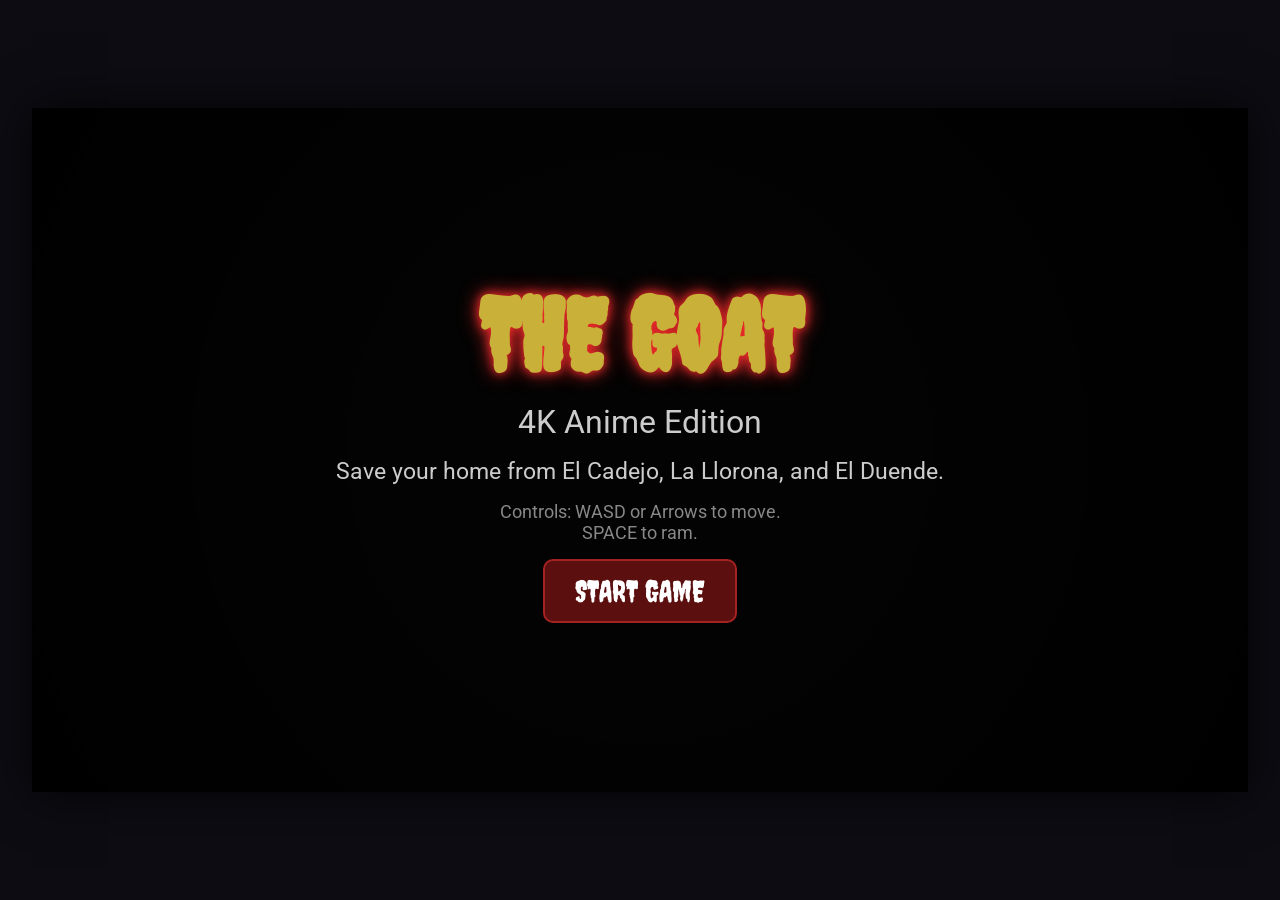
<file: games/goat/index.html>
<!DOCTYPE html>
<html lang="en">
<head>
    <meta charset="UTF-8">
    <meta name="viewport" content="width=device-width, initial-scale=1.0">
    <title>The Goat vs The Legends (4K Anime Edition)</title>
    <link rel="stylesheet" href="css/style.css">
    <link href="https://fonts.googleapis.com/css2?family=Creepster&family=Roboto:wght@400;700&display=swap" rel="stylesheet">
</head>
<body>
    <div id="game-container">
        <!-- Start Screen -->
        <div id="start-screen" class="ui-screen">
            <h1>THE GOAT</h1>
            <p style="font-size: 2rem;">4K Anime Edition</p>
            <p>Save your home from El Cadejo, La Llorona, and El Duende.</p>
            <p class="controls">Controls: WASD or Arrows to move.<br>SPACE to ram.</p>
            <button id="start-btn">START GAME</button>
        </div>

        <!-- Game Over Screen -->
        <div id="game-over-screen" class="ui-screen hidden">
            <h1>Game Over</h1>
            <p>The legends overtook your home.</p>
            <p id="final-score" style="font-size: 3rem;">Score: 0</p>
            <button id="restart-btn">TRY AGAIN</button>
        </div>

        <!-- HUD: Health and Score -->
        <div id="hud" class="hidden">
            <div id="health-bar">
                <div id="health-fill"></div>
            </div>
            <div id="score-display">Score: <span id="score">0</span></div>
        </div>

        <!-- The game canvas in TRUE 4K resolution (Ultra HD) -->
        <canvas id="gameCanvas" width="3840" height="2160"></canvas>
    </div>

    <!-- Game Engine Scripts -->
    <script src="js/entities.js"></script>
    <script src="js/game.js"></script>
</body>
</html>
</file>
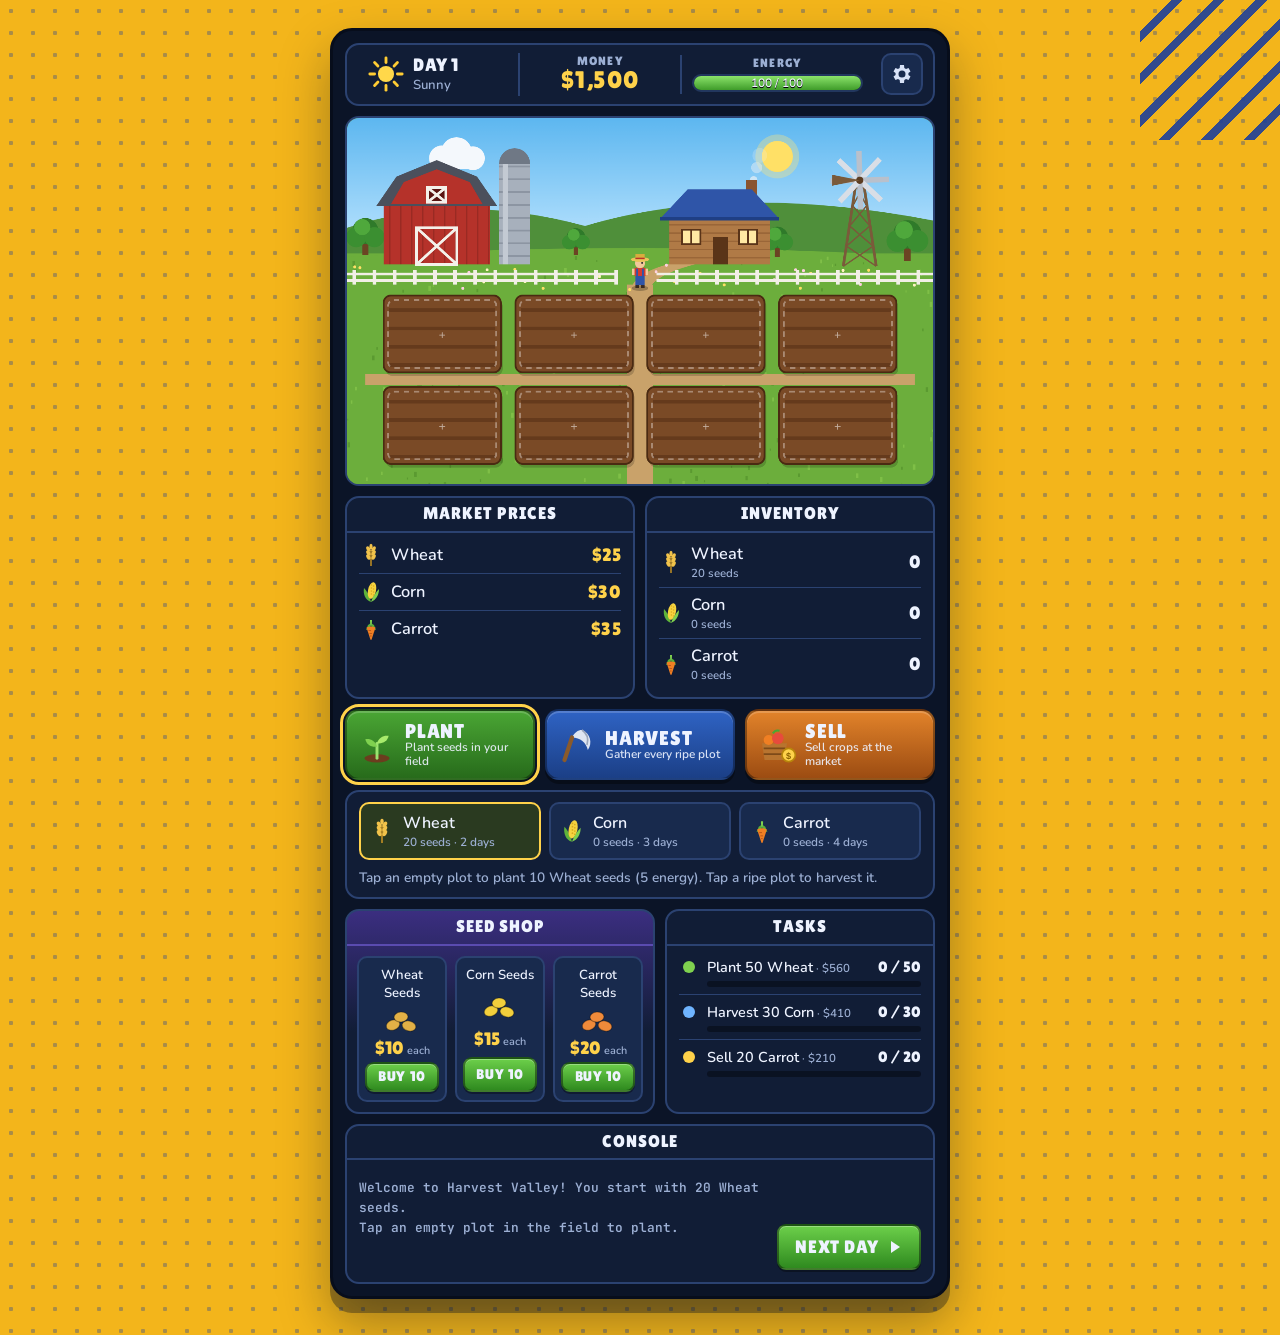
<file: games/harvest-valley/index.html>
<!doctype html>
<html lang="en">
<meta charset="utf-8">
<meta name="viewport" content="width=device-width, initial-scale=1, viewport-fit=cover">
<title>Harvest Valley Farm</title>
<meta name="claude:viewport-fit-sides" content="cover">
<link rel="preconnect" href="https://fonts.googleapis.com">
<link rel="stylesheet" href="https://fonts.googleapis.com/css2?family=Lilita+One&family=Nunito:wght@600;800&family=JetBrains+Mono:wght@500&display=swap">
<style>
:root {
  /* Layout: one phone-width game column on a sunflower frame; navy panels stacked like a handheld farm sim */
  --frame: #f3b51b;
  --frame-ink: #1d3f9a;
  --shell: #0b1427;
  --panel: #111d36;
  --panel-2: #182a4d;
  --line: #2b4271;
  --ink: #eef3ff;
  --muted: #9cafd3;
  --gold: #ffd24a;
  --good: #7fdc5a;
  --bad: #ff7b6b;
  --green: #4aa634; --green-d: #276b1b;
  --blue: #2f63c4; --blue-d: #1b3f86;
  --orange: #e2832a; --orange-d: #9c4c12;
  --purple: #3b2e80;
  --display: 'Lilita One', 'Trebuchet MS', system-ui, sans-serif;
  --body: 'Nunito', system-ui, sans-serif;
  --mono: 'JetBrains Mono', ui-monospace, Consolas, monospace;
  color-scheme: dark;
}
* { box-sizing: border-box; }
html, body { min-height: 100%; }
body {
  background:
    repeating-linear-gradient(135deg, transparent 0 22px, rgba(29,63,154,.9) 22px 30px) top right / 140px 140px no-repeat,
    radial-gradient(circle, rgba(29,63,154,.35) 2px, transparent 2.5px) 0 0 / 22px 22px,
    var(--frame);
  color: var(--ink);
  font-family: var(--body);
  font-weight: 600;
  padding-left: max(16px, env(safe-area-inset-left, 0px));
  padding-right: max(16px, env(safe-area-inset-right, 0px));
  padding-block: 20px 28px;
}
button { font: inherit; color: inherit; cursor: pointer; border: 0; }
button:focus-visible { outline: 3px solid var(--gold); outline-offset: 2px; }
svg { display: block; }

.game {
  max-width: 620px; margin: 0 auto;
  background: var(--shell);
  border: 3px solid #070d1b;
  border-radius: 22px;
  padding: 12px;
  display: grid; gap: 10px;
  box-shadow: 0 14px 0 rgba(7,13,27,.35), 0 24px 50px rgba(7,13,27,.35);
}
.panel {
  background: var(--panel);
  border: 2px solid var(--line);
  border-radius: 14px;
  min-width: 0;
}
.panel h2 {
  margin: 0; padding: 8px 12px;
  font: 400 1.05rem/1 var(--display); letter-spacing: .06em; text-transform: uppercase;
  text-align: center; border-bottom: 2px solid var(--line);
}

/* HUD */
.hud { display: grid; grid-template-columns: 1fr 1fr 1.2fr auto; align-items: center; gap: 0; padding: 8px 10px; }
.hud > div { padding: 2px 10px; min-width: 0; }
.hud > div + div { border-left: 2px solid var(--line); }
.hud .day { display: flex; align-items: center; gap: 8px; }
.hud .day svg { width: 38px; height: 38px; flex: none; }
.hud .big { font: 400 1.15rem/1.1 var(--display); letter-spacing: .03em; }
.hud .sub { color: var(--muted); font-size: .82rem; }
.hud .label { font: 400 .78rem/1 var(--display); letter-spacing: .1em; color: var(--muted); text-align: center; }
.money { text-align: center; }
.money .big { color: var(--gold); font-size: 1.5rem; font-variant-numeric: tabular-nums; }
.energy .bar { margin-top: 5px; height: 18px; border-radius: 99px; background: #0a1222; border: 2px solid #22375e; position: relative; overflow: hidden; }
.energy .fill { position: absolute; inset: 0 auto 0 0; background: linear-gradient(#8be36a, #3f9c2a); transition: width .3s; }
.energy .txt { position: relative; display: block; text-align: center; font-size: .75rem; line-height: 14px; font-variant-numeric: tabular-nums; text-shadow: 0 1px 0 #000; }
.gear { width: 42px; height: 42px; border-radius: 10px; background: var(--panel-2); border: 2px solid var(--line); display: grid; place-items: center; margin-left: 8px; }
.gear svg { width: 24px; height: 24px; }

/* Scene */
.scene { position: relative; border-radius: 14px; overflow: hidden; border: 2px solid var(--line); background: #6cae3c; }
.scene canvas { display: block; width: 100%; height: auto; aspect-ratio: 640 / 400; max-width: 100%; touch-action: manipulation; }
.toast {
  position: absolute; left: 50%; top: 10px; transform: translateX(-50%);
  background: rgba(11,20,39,.92); border: 2px solid var(--gold); color: var(--ink);
  padding: 6px 14px; border-radius: 99px; font-size: .9rem; white-space: nowrap; max-width: 92%;
  overflow: hidden; text-overflow: ellipsis; pointer-events: none;
}

/* Tables */
.two { display: grid; grid-template-columns: 1fr 1fr; gap: 10px; }
.rows { padding: 4px 12px 8px; }
.row { display: flex; align-items: center; gap: 8px; padding: 6px 0; font-size: 1.02rem; }
.row + .row { border-top: 1px solid var(--line); }
.row svg { width: 24px; height: 24px; flex: none; }
.row .name { flex: 1; min-width: 0; }
.row .val { font: 400 1.15rem/1 var(--display); font-variant-numeric: tabular-nums; letter-spacing: .02em; }
.row .price { color: var(--gold); }
.trend { font-size: .7rem; margin-left: 4px; }
.trend.up { color: var(--good); } .trend.down { color: var(--bad); }
.seedcount { display: block; font-size: .72rem; color: var(--muted); }

/* Actions */
.actions { display: grid; grid-template-columns: repeat(3, 1fr); gap: 10px; }
.act {
  display: flex; align-items: center; gap: 8px; text-align: left;
  padding: 10px; border-radius: 14px; border: 2px solid rgba(0,0,0,.35);
  box-shadow: inset 0 2px 0 rgba(255,255,255,.18), 0 4px 0 rgba(0,0,0,.35);
  transition: transform .08s, filter .15s; position: relative; min-width: 0;
}
.act:active { transform: translateY(3px); box-shadow: inset 0 2px 0 rgba(255,255,255,.18), 0 1px 0 rgba(0,0,0,.35); }
.act:hover { filter: brightness(1.08); }
.act svg { width: 40px; height: 40px; flex: none; }
.act b { font: 400 1.25rem/1 var(--display); letter-spacing: .04em; display: block; }
.act small { font-size: .74rem; line-height: 1.15; display: block; opacity: .9; }
.act.plant { background: linear-gradient(var(--green), var(--green-d)); }
.act.harvest { background: linear-gradient(var(--blue), var(--blue-d)); }
.act.sell { background: linear-gradient(var(--orange), var(--orange-d)); }
.act[aria-pressed="true"] { outline: 3px solid var(--gold); outline-offset: 2px; }
.badge { position: absolute; top: -8px; right: -6px; background: var(--gold); color: #3a2a00; font: 400 .85rem/1 var(--display); padding: 4px 7px; border-radius: 99px; border: 2px solid #070d1b; }

/* Tray */
.tray { padding: 10px 12px; display: grid; gap: 8px; }
.tray .hint { color: var(--muted); font-size: .85rem; margin: 0; }
.chips { display: grid; grid-template-columns: repeat(3, 1fr); gap: 8px; }
.chip { display: flex; align-items: center; gap: 8px; padding: 8px; border-radius: 10px; background: var(--panel-2); border: 2px solid var(--line); text-align: left; min-width: 0; }
.chip svg { width: 26px; height: 26px; flex: none; }
.chip.on { border-color: var(--gold); background: #2a3a20; }
.chip span { min-width: 0; }
.chip small { display: block; color: var(--muted); font-size: .74rem; }
.sellrow { display: grid; grid-template-columns: 26px 1fr auto auto; align-items: center; gap: 8px; }
.sellrow svg { width: 24px; height: 24px; }
.sellrow .meta small { display: block; color: var(--muted); font-size: .74rem; }
.btn {
  padding: 7px 12px; border-radius: 9px; font: 400 .95rem/1 var(--display); letter-spacing: .04em;
  background: linear-gradient(#6ccf4a, #2f8a1f); border: 2px solid rgba(0,0,0,.4);
  box-shadow: inset 0 1px 0 rgba(255,255,255,.3), 0 2px 0 rgba(0,0,0,.35);
}
.btn:disabled { filter: grayscale(.9) brightness(.7); cursor: not-allowed; }
.btn.alt { background: linear-gradient(#e9953b, #a8561a); }
.btn.ghost { background: var(--panel-2); }
.btn.danger { background: linear-gradient(#e2574c, #9b2b22); }
.settings ul { margin: 0; padding-left: 18px; color: var(--muted); font-size: .88rem; line-height: 1.45; }
.settings .btns { display: flex; gap: 8px; flex-wrap: wrap; align-items: center; }

/* Shop + tasks */
.lower { display: grid; grid-template-columns: 1.15fr 1fr; gap: 10px; }
.shop { background: linear-gradient(var(--purple), var(--panel) 60%); }
.shop h2 { border-color: #5a4bb0; }
.items { display: grid; grid-template-columns: repeat(3, 1fr); gap: 8px; padding: 10px; }
.item { background: var(--panel-2); border: 2px solid var(--line); border-radius: 10px; padding: 8px 6px; display: grid; justify-items: center; gap: 4px; text-align: center; min-width: 0; }
.item .t { font-size: .82rem; }
.item svg { width: 44px; height: 30px; }
.item .p { font: 400 1.1rem/1 var(--display); color: var(--gold); }
.item .p small { font: 600 .68rem var(--body); color: var(--muted); }
.item .btn { width: 100%; padding: 6px 4px; font-size: .85rem; }
.task { display: grid; grid-template-columns: 20px 1fr auto; gap: 4px 8px; align-items: center; padding: 7px 0; }
.task + .task { border-top: 1px solid var(--line); }
.task svg { width: 20px; height: 20px; }
.task .n { font-size: .9rem; min-width: 0; }
.task .c { font: 400 .95rem/1 var(--display); font-variant-numeric: tabular-nums; }
.task.done .c { color: var(--good); }
.task .track { grid-column: 2 / 4; height: 6px; border-radius: 9px; background: #0a1222; overflow: hidden; }
.task .track i { display: block; height: 100%; background: var(--good); }
.task .btn { grid-column: 2 / 4; justify-self: start; padding: 5px 10px; font-size: .82rem; }
.task .reward { color: var(--muted); font-size: .72rem; }

/* Console */
.console { display: grid; grid-template-columns: 1fr auto; gap: 10px; align-items: end; padding: 0 12px 12px; }
.console h2 { grid-column: 1 / -1; margin: 0 -12px; }
.log { font-family: var(--mono); font-size: .8rem; line-height: 1.55; height: 7.8em; overflow-y: auto; min-width: 0; padding-top: 8px; }
.log p { margin: 0; }
.log .plant { color: #cfe0ff; } .log .harvest { color: #9fd0ff; } .log .sell { color: var(--good); }
.log .gold { color: var(--gold); } .log .info { color: var(--muted); } .log .warn { color: var(--bad); }
.next { padding: 12px 16px; font-size: 1.15rem; display: flex; align-items: center; gap: 8px; white-space: nowrap; }
.next svg { width: 16px; height: 16px; }

@media (max-width: 560px) {
  .game { padding: 8px; border-radius: 16px; }
  .hud { grid-template-columns: 1fr 1fr auto; row-gap: 8px; }
  .hud .energy { grid-column: 1 / 3; grid-row: 2; border-left: 0 !important; }
  .hud .gear { grid-row: 1; grid-column: 3; }
  .two, .lower { grid-template-columns: 1fr; }
  .act { flex-direction: column; text-align: center; gap: 4px; padding: 8px 4px; }
  .act small { display: none; }
  .chips { grid-template-columns: 1fr; }
  .console { grid-template-columns: 1fr; }
  .next { justify-content: center; }
}
@media (prefers-reduced-motion: reduce) { .energy .fill, .act { transition: none; } }
</style>

<main class="game" id="game">
  <header class="panel hud">
    <div class="day"><span id="wxIcon"></span><div><div class="big" id="dayLbl">DAY 1</div><div class="sub" id="wxLbl">Sunny</div></div></div>
    <div class="money"><div class="label">MONEY</div><div class="big" id="moneyLbl">$1,500</div></div>
    <div class="energy"><div class="label">ENERGY</div><div class="bar"><span class="fill" id="enFill"></span><span class="txt" id="enLbl">100 / 100</span></div></div>
    <button class="gear" id="gearBtn" data-act="settings" aria-label="Settings and help">
      <svg viewBox="0 0 24 24"><path fill="#d8e2f7" d="M19.4 13a7.5 7.5 0 0 0 0-2l2.1-1.6-2-3.5-2.5 1a7.6 7.6 0 0 0-1.7-1L15 3h-4l-.3 2.9a7.6 7.6 0 0 0-1.7 1l-2.5-1-2 3.5L6.6 11a7.5 7.5 0 0 0 0 2l-2.1 1.6 2 3.5 2.5-1a7.6 7.6 0 0 0 1.7 1L11 21h4l.3-2.9a7.6 7.6 0 0 0 1.7-1l2.5 1 2-3.5zM13 15.5a3.5 3.5 0 1 1 0-7 3.5 3.5 0 0 1 0 7z" transform="translate(-1 0)"/></svg>
    </button>
  </header>

  <section class="scene">
    <canvas id="farm" aria-label="Your farm. Tap a field plot to plant or harvest."></canvas>
    <div class="toast" id="toast" hidden></div>
  </section>

  <div class="two">
    <section class="panel"><h2>Market Prices</h2><div class="rows" id="market"></div></section>
    <section class="panel"><h2>Inventory</h2><div class="rows" id="inventory"></div></section>
  </div>

  <div class="actions">
    <button class="act plant" data-act="mode" data-mode="plant" id="btnPlant">
      <svg viewBox="0 0 48 48"><ellipse cx="24" cy="40" rx="15" ry="5" fill="#6b3d1e"/><path d="M24 40V22" stroke="#9be36f" stroke-width="3.5" stroke-linecap="round"/><path d="M24 26c-2-7-8-10-14-9 1 6 7 10 14 9z" fill="#7fd14f"/><path d="M24 22c2-7 8-10 14-9-1 6-7 10-14 9z" fill="#a8eb6c"/></svg>
      <span><b>PLANT</b><small>Plant seeds in your field</small></span>
    </button>
    <button class="act harvest" data-act="harvestAll" id="btnHarvest">
      <svg viewBox="0 0 48 48"><path d="M30 6c10 4 13 16 7 24-2-9-9-15-19-15 3-6 7-9 12-9z" fill="#dfe6f2"/><path d="M30 6c6 4 8 11 6 18" stroke="#9aa6bb" stroke-width="2" fill="none"/><path d="M18 15l-9 27" stroke="#8a5a2b" stroke-width="5" stroke-linecap="round"/></svg>
      <span><b>HARVEST</b><small>Gather every ripe plot</small></span>
    </button>
    <button class="act sell" data-act="mode" data-mode="sell" id="btnSell">
      <svg viewBox="0 0 48 48"><path d="M6 22h30l-3 20H9z" fill="#b8742f"/><path d="M8 28h26M8 35h25" stroke="#7d4a19" stroke-width="2"/><circle cx="14" cy="18" r="6" fill="#f07f23"/><circle cx="25" cy="16" r="7" fill="#e74b3c"/><path d="M19 10c2-3 5-4 8-3" stroke="#4aa634" stroke-width="2.5" fill="none"/><circle cx="38" cy="36" r="8" fill="#ffd24a" stroke="#b8860b" stroke-width="2"/><text x="38" y="40.5" font-size="11" text-anchor="middle" fill="#8a6100" font-family="Arial" font-weight="bold">$</text></svg>
      <span><b>SELL</b><small>Sell crops at the market</small></span>
    </button>
  </div>

  <section class="panel tray" id="tray" hidden></section>

  <div class="lower">
    <section class="panel shop"><h2>Seed Shop</h2><div class="items" id="shop"></div></section>
    <section class="panel"><h2>Tasks</h2><div class="rows" id="tasks"></div></section>
  </div>

  <section class="panel console">
    <h2>Console</h2>
    <div class="log" id="log" aria-live="polite"></div>
    <button class="btn next" data-act="nextDay">NEXT DAY <svg viewBox="0 0 16 16"><path d="M4 2l9 6-9 6z" fill="currentColor"/></svg></button>
  </section>
</main>

<script>
const CROPS = {
  Wheat:  { seed: 10, base: 25, days: 2 },
  Corn:   { seed: 15, base: 30, days: 3 },
  Carrot: { seed: 20, base: 35, days: 4 },
};
const NAMES = Object.keys(CROPS);
const PLOTS = 8, PER_PLOT = 10, MAX_ENERGY = 100, PACK = 10;
const COST = { plant: 5, harvest: 4 };
const WEATHER = {
  Sunny:  { weight: 5, growth: 1, note: 'Sunny: harvests today yield +20%.' },
  Cloudy: { weight: 3, growth: 1, note: 'Cloudy: a calm day on the farm.' },
  Rainy:  { weight: 2, growth: 2, note: 'Rainy: crops grow twice as fast tonight.' },
};
const SAVE_KEY = 'harvest-valley-v1';

const ICON = {
  Wheat: `<svg viewBox="0 0 24 24"><path d="M12 23V7" stroke="#b98a24" stroke-width="1.6"/><g fill="#f1c24a">${[6,10,14].map(y=>`<ellipse cx="9.4" cy="${y}" rx="1.8" ry="3" transform="rotate(-30 9.4 ${y})"/><ellipse cx="14.6" cy="${y}" rx="1.8" ry="3" transform="rotate(30 14.6 ${y})"/>`).join('')}<ellipse cx="12" cy="3.5" rx="1.6" ry="2.8"/></g></svg>`,
  Corn: `<svg viewBox="0 0 24 24"><path d="M12 22c-6-2-8-8-7-14 3 3 5 7 7 14z" fill="#5fb43a"/><ellipse cx="13" cy="10.5" rx="4" ry="8.5" fill="#f6d33f" transform="rotate(12 13 10.5)"/><path d="M12 22c5-2 8-7 8-13-3 3-6 7-8 13z" fill="#7fd14f"/><g fill="#d9a91f">${[5,8,11,14].map(y=>`<circle cx="12.4" cy="${y}" r=".8"/><circle cx="14.6" cy="${y+1}" r=".8"/>`).join('')}</g></svg>`,
  Carrot: `<svg viewBox="0 0 24 24"><path d="M12 6l-3 2-2 5 4-1z M12 6l3 2 2 5-4-1z" fill="#56b03a"/><path d="M11 3c0 3 .3 5 1 7 .7-2 1-4 1-7z" fill="#7fd14f"/><path d="M7.5 10.5c3-1.4 6-1.4 9 0L12.6 22.5a.7.7 0 0 1-1.2 0z" fill="#f07f23"/><path d="M9.5 13.5h2.5M10.5 16.5h2.5M11 19h1.6" stroke="#b9561a" stroke-width=".9"/></svg>`,
};
const SEED_ICON = c => {
  const col = { Wheat: '#e2b046', Corn: '#f2cf3c', Carrot: '#ef8a3a' }[c];
  return `<svg viewBox="0 0 44 30"><g fill="${col}" stroke="rgba(0,0,0,.35)" stroke-width="1"><ellipse cx="13" cy="19" rx="7" ry="5" transform="rotate(-20 13 19)"/><ellipse cx="29" cy="20" rx="7" ry="5" transform="rotate(15 29 20)"/><ellipse cx="21" cy="11" rx="7" ry="5" transform="rotate(-5 21 11)"/></g></svg>`;
};
const WX_ICON = {
  Sunny: `<svg viewBox="0 0 40 40"><g stroke="#ffcc33" stroke-width="3" stroke-linecap="round">${[0,45,90,135,180,225,270,315].map(a=>`<line x1="20" y1="3" x2="20" y2="8" transform="rotate(${a} 20 20)"/>`).join('')}</g><circle cx="20" cy="20" r="8.5" fill="#ffd84a"/></svg>`,
  Cloudy: `<svg viewBox="0 0 40 40"><circle cx="27" cy="13" r="6" fill="#ffd84a"/><path d="M10 31a7 7 0 0 1 1-14 9 9 0 0 1 17 2 6 6 0 0 1 1 12z" fill="#dfe6f2"/></svg>`,
  Rainy: `<svg viewBox="0 0 40 40"><path d="M10 25a7 7 0 0 1 1-14 9 9 0 0 1 17 2 6 6 0 0 1 1 12z" fill="#aab6cc"/><g stroke="#6fb4ff" stroke-width="2.5" stroke-linecap="round"><line x1="13" y1="29" x2="11" y2="35"/><line x1="20" y1="29" x2="18" y2="35"/><line x1="27" y1="29" x2="25" y2="35"/></g></svg>`,
};
const TASK_ICON = { plant: '#7fd14f', harvest: '#6fb4ff', sell: '#ffd24a' };

const $ = s => document.querySelector(s);
const el = {
  wxIcon: $('#wxIcon'), dayLbl: $('#dayLbl'), wxLbl: $('#wxLbl'), money: $('#moneyLbl'),
  enFill: $('#enFill'), enLbl: $('#enLbl'), market: $('#market'), inv: $('#inventory'),
  tray: $('#tray'), shop: $('#shop'), tasks: $('#tasks'), log: $('#log'), toast: $('#toast'),
  btnHarvest: $('#btnHarvest'), btnPlant: $('#btnPlant'), btnSell: $('#btnSell'),
};
const fmt = n => '$' + Math.round(n).toLocaleString('en-US');
const pick = arr => arr[Math.floor(Math.random() * arr.length)];

let state;
let ui = { mode: 'plant', confirmReset: false };

function makeTask(type, crop, goal) {
  const reward = Math.round(goal * CROPS[crop].base * (type === 'sell' ? 0.3 : 0.45) / 10) * 10;
  return { type, crop, goal, progress: 0, reward };
}
function randomTask() {
  for (let i = 0; i < 20; i++) {
    const type = pick(['plant', 'harvest', 'sell']), crop = pick(NAMES);
    if (state.tasks.some(t => t.type === type && t.crop === crop)) continue;
    const goal = pick([20, 30, 40, 50, 60]) + Math.min(60, Math.floor(state.day / 5) * 10);
    return makeTask(type, crop, goal);
  }
  return makeTask('sell', 'Wheat', 40);
}
function newState() {
  return {
    day: 1, weather: 'Sunny', money: 1500, energy: MAX_ENERGY,
    seeds: { Wheat: 20, Corn: 0, Carrot: 0 },
    inv: { Wheat: 0, Corn: 0, Carrot: 0 },
    plots: Array(PLOTS).fill(null),
    prices: { Wheat: 25, Corn: 30, Carrot: 35 },
    prev: { Wheat: 25, Corn: 30, Carrot: 35 },
    plantCrop: 'Wheat',
    tasks: [makeTask('plant', 'Wheat', 50), makeTask('harvest', 'Corn', 30), makeTask('sell', 'Carrot', 20)],
    log: [
      { t: 'Welcome to Harvest Valley! You start with 20 Wheat seeds.', k: 'info' },
      { t: 'Tap an empty plot in the field to plant.', k: 'info' },
    ],
  };
}
function save() { try { localStorage.setItem(SAVE_KEY, JSON.stringify(state)); } catch (e) {} }
function load() {
  try {
    const s = JSON.parse(localStorage.getItem(SAVE_KEY));
    if (s && s.plots && s.plots.length === PLOTS) return s;
  } catch (e) {}
  return null;
}

/* ---------- game actions ---------- */
function log(t, k = 'info') { state.log.push({ t, k }); if (state.log.length > 40) state.log.shift(); }
let toastTimer;
function toast(msg) {
  el.toast.textContent = msg; el.toast.hidden = false;
  clearTimeout(toastTimer); toastTimer = setTimeout(() => el.toast.hidden = true, 2000);
}
function spend(n) {
  if (state.energy < n) { toast('Too tired! Press Next Day to rest.'); return false; }
  state.energy -= n; return true;
}
function progress(type, crop, n) {
  for (const t of state.tasks) if (t.type === type && t.crop === crop) t.progress = Math.min(t.goal, t.progress + n);
}
function isReady(p) { return p && p.age >= CROPS[p.crop].days; }

function plantAt(i) {
  const crop = state.plantCrop, have = state.seeds[crop];
  if (have <= 0) { toast(`No ${crop} seeds left. Buy more in the Seed Shop.`); return; }
  if (!spend(COST.plant)) return;
  const qty = Math.min(PER_PLOT, have);
  state.seeds[crop] -= qty;
  state.plots[i] = { crop, qty, age: 0 };
  progress('plant', crop, qty);
  log(`Planted ${qty} ${crop}.`, 'plant');
  walkTo(i); floatText(i, `${qty} ${crop} planted`, '#ffffff');
}
function harvestAt(i, quiet) {
  const p = state.plots[i];
  if (!isReady(p)) return 0;
  if (!spend(COST.harvest)) return -1;
  const n = p.qty + (state.weather === 'Sunny' ? Math.ceil(p.qty * 0.2) : 0);
  state.inv[p.crop] += n;
  state.plots[i] = null;
  progress('harvest', p.crop, n);
  if (!quiet) log(`Harvested ${n} ${p.crop}.`, 'harvest');
  walkTo(i); floatText(i, `+${n} ${p.crop}`, '#ffe066');
  return n;
}
function harvestAll() {
  const got = {};
  let any = false;
  for (let i = 0; i < PLOTS; i++) {
    const p = state.plots[i];
    if (!isReady(p)) continue;
    any = true;
    const crop = p.crop, n = harvestAt(i, true);
    if (n < 0) break;
    got[crop] = (got[crop] || 0) + n;
  }
  if (!any) { toast('Nothing is ripe yet. Press Next Day to let crops grow.'); return; }
  for (const c in got) log(`Harvested ${got[c]} ${c}.`, 'harvest');
}
function onPlot(i) {
  const p = state.plots[i];
  if (!p) { plantAt(i); }
  else if (isReady(p)) { harvestAt(i); }
  else {
    const left = CROPS[p.crop].days - p.age;
    toast(`${p.crop} will be ripe in ${left} day${left > 1 ? 's' : ''}.`);
    return;
  }
  commit();
}
function sell(crop, qty) {
  const have = state.inv[crop];
  const q = qty === 'all' ? have : Math.min(qty, have);
  if (q <= 0) { toast(`You have no ${crop} to sell.`); return; }
  const amt = q * state.prices[crop];
  state.inv[crop] -= q; state.money += amt;
  progress('sell', crop, q);
  log(`Sold ${q} ${crop} for ${fmt(amt)}.`, 'sell');
  commit();
}
function buy(crop) {
  const cost = CROPS[crop].seed * PACK;
  if (state.money < cost) { toast(`Not enough money! ${PACK} ${crop} seeds cost ${fmt(cost)}.`); return; }
  state.money -= cost; state.seeds[crop] += PACK;
  state.plantCrop = crop;
  log(`Bought ${PACK} ${crop} seeds for ${fmt(cost)}.`, 'plant');
  commit();
}
function claim(idx) {
  const t = state.tasks[idx];
  if (!t || t.progress < t.goal) return;
  state.money += t.reward;
  log(`Task complete: ${taskName(t)}. Reward ${fmt(t.reward)}!`, 'gold');
  state.tasks[idx] = randomTask();
  commit();
}
function rollWeather() {
  const total = Object.values(WEATHER).reduce((a, w) => a + w.weight, 0);
  let r = Math.random() * total;
  for (const [name, w] of Object.entries(WEATHER)) { if ((r -= w.weight) < 0) return name; }
  return 'Sunny';
}
function nextDay() {
  const g = WEATHER[state.weather].growth;
  for (const p of state.plots) if (p) p.age += g;
  log(`Day ${state.day} completed!`, 'gold');
  state.day++;
  state.weather = rollWeather();
  state.prev = { ...state.prices };
  for (const c of NAMES) state.prices[c] = Math.round(CROPS[c].base * (0.75 + Math.random() * 0.55));
  state.energy = MAX_ENERGY;
  const ripe = state.plots.filter(isReady).length;
  log(WEATHER[state.weather].note, 'info');
  if (ripe) log(`${ripe} plot${ripe > 1 ? 's are' : ' is'} ready to harvest.`, 'harvest');
  commit();
}
function resetGame() { state = newState(); ui = { mode: 'plant', confirmReset: false }; commit(); }
function commit() { save(); render(); }

/* ---------- rendering ---------- */
function taskName(t) { return `${t.type[0].toUpperCase() + t.type.slice(1)} ${t.goal} ${t.crop}`; }

function render() {
  el.wxIcon.innerHTML = WX_ICON[state.weather];
  el.dayLbl.textContent = `DAY ${state.day}`;
  el.wxLbl.textContent = state.weather;
  el.money.textContent = fmt(state.money);
  el.enFill.style.width = (state.energy / MAX_ENERGY * 100) + '%';
  el.enLbl.textContent = `${state.energy} / ${MAX_ENERGY}`;

  el.market.innerHTML = NAMES.map(c => {
    const d = state.prices[c] - state.prev[c];
    const tr = d > 0 ? `<span class="trend up" title="Up from yesterday">&#9650;</span>` : d < 0 ? `<span class="trend down" title="Down from yesterday">&#9660;</span>` : '';
    return `<div class="row">${ICON[c]}<span class="name">${c}</span><span class="val price">$${state.prices[c]}</span>${tr}</div>`;
  }).join('');
  el.inv.innerHTML = NAMES.map(c =>
    `<div class="row">${ICON[c]}<span class="name">${c}<span class="seedcount">${state.seeds[c]} seeds</span></span><span class="val">${state.inv[c]}</span></div>`
  ).join('');

  const ripe = state.plots.filter(isReady).length;
  el.btnHarvest.querySelector('.badge')?.remove();
  if (ripe) el.btnHarvest.insertAdjacentHTML('beforeend', `<span class="badge">${ripe}</span>`);
  el.btnPlant.setAttribute('aria-pressed', ui.mode === 'plant');
  el.btnSell.setAttribute('aria-pressed', ui.mode === 'sell');

  renderTray();

  el.shop.innerHTML = NAMES.map(c => `
    <div class="item"><span class="t">${c} Seeds</span>${SEED_ICON(c)}
      <span class="p">$${CROPS[c].seed}<small> each</small></span>
      <button class="btn" data-act="buy" data-crop="${c}" ${state.money < CROPS[c].seed * PACK ? 'disabled' : ''}>BUY ${PACK}</button>
    </div>`).join('');

  el.tasks.innerHTML = state.tasks.map((t, i) => {
    const done = t.progress >= t.goal;
    return `<div class="task ${done ? 'done' : ''}">
      <svg viewBox="0 0 20 20">${done ? `<path d="M3 10l5 5 9-10" stroke="${TASK_ICON[t.type]}" stroke-width="3" fill="none" stroke-linecap="round"/>` : `<circle cx="10" cy="10" r="6" fill="${TASK_ICON[t.type]}"/>`}</svg>
      <span class="n">${taskName(t)}<span class="reward"> · ${fmt(t.reward)}</span></span>
      <span class="c">${t.progress} / ${t.goal}</span>
      ${done ? `<button class="btn" data-act="claim" data-i="${i}">CLAIM ${fmt(t.reward)}</button>` : `<span class="track"><i style="width:${t.progress / t.goal * 100}%"></i></span>`}
    </div>`;
  }).join('');

  el.log.innerHTML = state.log.slice(-12).map(l => `<p class="${l.k}">${l.t}</p>`).join('');
  el.log.scrollTop = el.log.scrollHeight;
}

function renderTray() {
  const m = ui.mode;
  el.tray.hidden = !m;
  if (m === 'plant') {
    el.tray.innerHTML = `
      <div class="chips">${NAMES.map(c => `
        <button class="chip ${state.plantCrop === c ? 'on' : ''}" data-act="pickCrop" data-crop="${c}" aria-pressed="${state.plantCrop === c}">
          ${ICON[c]}<span>${c}<small>${state.seeds[c]} seeds · ${CROPS[c].days} days</small></span>
        </button>`).join('')}</div>
      <p class="hint">Tap an empty plot to plant ${PER_PLOT} ${state.plantCrop} seeds (${COST.plant} energy). Tap a ripe plot to harvest it.</p>`;
  } else if (m === 'sell') {
    el.tray.innerHTML = NAMES.map(c => `
      <div class="sellrow">${ICON[c]}
        <span class="meta">${c}<small>You have ${state.inv[c]} · $${state.prices[c]} each</small></span>
        <button class="btn alt" data-act="sell" data-crop="${c}" data-q="10" ${state.inv[c] ? '' : 'disabled'}>SELL 10</button>
        <button class="btn alt" data-act="sell" data-crop="${c}" data-q="all" ${state.inv[c] ? '' : 'disabled'}>ALL ${fmt(state.inv[c] * state.prices[c])}</button>
      </div>`).join('') + `<p class="hint">Prices change every day. Watch the arrows in Market Prices.</p>`;
  } else if (m === 'settings') {
    el.tray.innerHTML = `<div class="settings">
      <ul>
        <li>Buy seeds in the Seed Shop, then tap empty plots to plant (${COST.plant} energy each).</li>
        <li>Press Next Day to let crops grow. Wheat takes 2 days, Corn 3, Carrot 4. Rain doubles growth.</li>
        <li>Harvest ripe plots (${COST.harvest} energy). Sunny days give +20% harvest.</li>
        <li>Sell when prices are high, and claim task rewards. Energy refills every morning.</li>
      </ul>
      <div class="btns" style="margin-top:10px">${ui.confirmReset
        ? `<span>Erase this farm and start over?</span><button class="btn danger" data-act="reset">YES, START OVER</button><button class="btn ghost" data-act="cancelReset">CANCEL</button>`
        : `<button class="btn ghost" data-act="askReset">NEW FARM</button>`}</div>
    </div>`;
  } else el.tray.innerHTML = '';
}

document.addEventListener('click', e => {
  const b = e.target.closest('[data-act]');
  if (!b || b.disabled) return;
  const a = b.dataset.act, crop = b.dataset.crop;
  if (a === 'mode') { ui.mode = ui.mode === b.dataset.mode ? null : b.dataset.mode; render(); }
  else if (a === 'settings') { ui.mode = ui.mode === 'settings' ? null : 'settings'; ui.confirmReset = false; render(); }
  else if (a === 'pickCrop') { state.plantCrop = crop; commit(); }
  else if (a === 'harvestAll') { harvestAll(); commit(); }
  else if (a === 'sell') { sell(crop, b.dataset.q === 'all' ? 'all' : +b.dataset.q); }
  else if (a === 'buy') buy(crop);
  else if (a === 'claim') claim(+b.dataset.i);
  else if (a === 'nextDay') nextDay();
  else if (a === 'askReset') { ui.confirmReset = true; render(); }
  else if (a === 'cancelReset') { ui.confirmReset = false; render(); }
  else if (a === 'reset') resetGame();
});

/* ---------- farm scene (canvas) ---------- */
const W = 640, H = 400;
const cv = $('#farm'), ctx = cv.getContext('2d');
cv.width = W * 2; cv.height = H * 2; ctx.scale(2, 2);
const reduced = matchMedia('(prefers-reduced-motion: reduce)').matches;

function rng(seed) { return () => { seed |= 0; seed = seed + 0x6D2B79F5 | 0; let t = Math.imul(seed ^ seed >>> 15, 1 | seed); t = t + Math.imul(t ^ t >>> 7, 61 | t) ^ t; return ((t ^ t >>> 14) >>> 0) / 4294967296; }; }
const R = rng(7);
const grass = Array.from({ length: 260 }, () => ({ x: R() * W, y: 150 + R() * 250, s: 1 + R() * 2, c: R() > .5 ? '#5b9a31' : '#7fbf47' }));
const flowers = Array.from({ length: 26 }, () => ({ x: R() * W, y: 160 + R() * 30, c: pick(['#fff4c2', '#ffd1e0', '#ffe066']) }));
const drops = Array.from({ length: 120 }, () => ({ x: R() * W, y: R() * H, v: 6 + R() * 4 }));

function plotRect(i) { const c = i % 4, r = Math.floor(i / 4); return { x: 40 + c * 144, y: 194 + r * 100, w: 128, h: 84 }; }
function plotAt(x, y) { for (let i = 0; i < PLOTS; i++) { const r = plotRect(i); if (x >= r.x && x <= r.x + r.w && y >= r.y && y <= r.y + r.h) return i; } return -1; }

const farmer = { x: 320, y: 186, tx: 320, ty: 186, face: 1 };
function walkTo(i) { const r = plotRect(i); farmer.tx = r.x + r.w / 2; farmer.ty = r.y + r.h + 4; }
const floaters = [];
function floatText(i, text, color) { const r = plotRect(i); floaters.push({ x: r.x + r.w / 2, y: r.y + 20, text, color, t: 0 }); }

let hover = -1;
function toLocal(e) { const b = cv.getBoundingClientRect(); return [(e.clientX - b.left) / b.width * W, (e.clientY - b.top) / b.height * H]; }
cv.addEventListener('click', e => { const i = plotAt(...toLocal(e)); if (i >= 0) onPlot(i); });
cv.addEventListener('mousemove', e => { hover = plotAt(...toLocal(e)); cv.style.cursor = hover >= 0 ? 'pointer' : 'default'; });
cv.addEventListener('mouseleave', () => hover = -1);

function rrect(x, y, w, h, r) { ctx.beginPath(); ctx.roundRect ? ctx.roundRect(x, y, w, h, r) : ctx.rect(x, y, w, h); }
function circle(x, y, r, c) { ctx.fillStyle = c; ctx.beginPath(); ctx.arc(x, y, r, 0, Math.PI * 2); ctx.fill(); }

function drawSky(t) {
  const sky = { Sunny: ['#5db7f0', '#bfe6ff'], Cloudy: ['#7d9bb8', '#c9d7e3'], Rainy: ['#566a80', '#93a4b5'] }[state.weather];
  const g = ctx.createLinearGradient(0, 0, 0, 150); g.addColorStop(0, sky[0]); g.addColorStop(1, sky[1]);
  ctx.fillStyle = g; ctx.fillRect(0, 0, W, 150);
  if (state.weather !== 'Rainy') {
    circle(470, 42, 24, 'rgba(255,230,120,.35)'); circle(470, 42, 17, '#ffe066');
  }
  const n = state.weather === 'Sunny' ? 2 : 5;
  for (let k = 0; k < n; k++) {
    const x = ((k * 160 + t * (6 + k)) % (W + 140)) - 70, y = 26 + (k % 3) * 18;
    const c = state.weather === 'Rainy' ? '#8492a3' : '#f4f8fc';
    circle(x, y, 14, c); circle(x + 16, y - 6, 17, c); circle(x + 34, y, 13, c); ctx.fillRect(x, y, 34, 12);
  }
}
function drawLand() {
  ctx.fillStyle = '#4f8f3a';
  ctx.beginPath(); ctx.moveTo(0, 120); ctx.quadraticCurveTo(120, 80, 260, 118); ctx.quadraticCurveTo(420, 70, 640, 112); ctx.lineTo(640, 160); ctx.lineTo(0, 160); ctx.fill();
  ctx.fillStyle = '#6cae3c'; ctx.fillRect(0, 148, W, H - 148);
  ctx.beginPath(); ctx.moveTo(0, 152); ctx.quadraticCurveTo(320, 132, 640, 152); ctx.fill();
  for (const d of grass) { ctx.fillStyle = d.c; ctx.fillRect(d.x, d.y, d.s, d.s * 2); }
  // dirt paths
  ctx.fillStyle = '#c9a26a';
  ctx.beginPath(); ctx.moveTo(380, 160); ctx.quadraticCurveTo(340, 170, 330, 186); ctx.lineTo(310, 186); ctx.quadraticCurveTo(318, 165, 368, 156); ctx.fill();
  ctx.fillRect(306, 182, 28, H - 182);
  ctx.fillRect(20, 280, 600, 12);
  for (const f of flowers) circle(f.x, f.y, 1.6, f.c);
}
function tree(x, y, s) {
  ctx.fillStyle = '#6b4423'; ctx.fillRect(x - 3 * s, y - 14 * s, 6 * s, 14 * s);
  circle(x, y - 24 * s, 13 * s, '#2f7a2a'); circle(x - 9 * s, y - 18 * s, 10 * s, '#3b8f31'); circle(x + 9 * s, y - 18 * s, 10 * s, '#3b8f31'); circle(x - 3 * s, y - 28 * s, 8 * s, '#4fa83c');
}
function barn(x, y) {
  ctx.fillStyle = '#b5322a'; ctx.fillRect(x, y - 66, 116, 66);
  ctx.fillStyle = '#9a2a23'; for (let i = 6; i < 116; i += 12) ctx.fillRect(x + i, y - 66, 1.5, 66);
  ctx.fillStyle = '#4b505c';
  ctx.beginPath(); ctx.moveTo(x - 8, y - 64); ctx.lineTo(x + 14, y - 96); ctx.lineTo(x + 58, y - 114); ctx.lineTo(x + 102, y - 96); ctx.lineTo(x + 124, y - 64); ctx.closePath(); ctx.fill();
  ctx.fillStyle = '#b5322a'; ctx.beginPath(); ctx.moveTo(x + 8, y - 66); ctx.lineTo(x + 22, y - 90); ctx.lineTo(x + 58, y - 104); ctx.lineTo(x + 94, y - 90); ctx.lineTo(x + 108, y - 66); ctx.closePath(); ctx.fill();
  ctx.strokeStyle = '#f4f1ea'; ctx.lineWidth = 3;
  ctx.strokeRect(x + 36, y - 40, 44, 40);
  ctx.beginPath(); ctx.moveTo(x + 36, y - 40); ctx.lineTo(x + 80, y); ctx.moveTo(x + 80, y - 40); ctx.lineTo(x + 36, y); ctx.stroke();
  ctx.fillStyle = '#5a1512'; ctx.fillRect(x + 48, y - 84, 20, 16); ctx.strokeRect(x + 48, y - 84, 20, 16);
  ctx.beginPath(); ctx.moveTo(x + 48, y - 84); ctx.lineTo(x + 68, y - 68); ctx.moveTo(x + 68, y - 84); ctx.lineTo(x + 48, y - 68); ctx.stroke();
}
function silo(x, y) {
  ctx.fillStyle = '#a7b0bc'; ctx.fillRect(x, y - 110, 34, 110);
  ctx.fillStyle = '#8c95a2'; for (let i = 10; i < 110; i += 14) ctx.fillRect(x, y - i, 34, 2);
  ctx.fillStyle = '#c3cad3'; ctx.fillRect(x + 4, y - 110, 6, 110);
  ctx.fillStyle = '#6f7885'; ctx.beginPath(); ctx.arc(x + 17, y - 110, 17, Math.PI, 0); ctx.fill();
}
function house(x, y, t) {
  for (let k = 0; k < 3; k++) {
    const p = ((t * 0.35 + k / 3) % 1);
    circle(x + 92 + p * 10, y - 92 - p * 40, 4 + p * 6, `rgba(235,240,245,${0.7 * (1 - p)})`);
  }
  ctx.fillStyle = '#8a5530'; ctx.fillRect(x + 84, y - 92, 12, 24);
  ctx.fillStyle = '#b07a46'; ctx.fillRect(x, y - 52, 110, 52);
  ctx.fillStyle = '#9a6638'; for (let i = 8; i < 52; i += 9) ctx.fillRect(x, y - i, 110, 1.5);
  ctx.fillStyle = '#2f55a8'; ctx.beginPath(); ctx.moveTo(x - 10, y - 50); ctx.lineTo(x + 20, y - 82); ctx.lineTo(x + 90, y - 82); ctx.lineTo(x + 120, y - 50); ctx.closePath(); ctx.fill();
  ctx.fillStyle = '#1f3f85'; ctx.fillRect(x - 10, y - 52, 130, 4);
  ctx.fillStyle = '#5a3418'; ctx.fillRect(x + 48, y - 30, 16, 30);
  for (const wx of [x + 14, x + 76]) { ctx.fillStyle = '#ffe9a3'; ctx.fillRect(wx, y - 38, 20, 16); ctx.strokeStyle = '#5a3418'; ctx.lineWidth = 2; ctx.strokeRect(wx, y - 38, 20, 16); ctx.beginPath(); ctx.moveTo(wx + 10, y - 38); ctx.lineTo(wx + 10, y - 22); ctx.stroke(); }
}
function windmill(x, y, t) {
  ctx.strokeStyle = '#7a5a3a'; ctx.lineWidth = 3;
  ctx.beginPath(); ctx.moveTo(x - 18, y); ctx.lineTo(x - 4, y - 92); ctx.moveTo(x + 18, y); ctx.lineTo(x + 4, y - 92); ctx.stroke();
  ctx.lineWidth = 1.5; ctx.beginPath();
  for (let k = 0; k < 4; k++) { const a = y - k * 22, b = y - (k + 1) * 22, wa = 18 - k * 3.5, wb = 18 - (k + 1) * 3.5; ctx.moveTo(x - wa, a); ctx.lineTo(x + wb, b); ctx.moveTo(x + wa, a); ctx.lineTo(x - wb, b); }
  ctx.stroke();
  const rot = reduced ? 0.3 : t * (state.weather === 'Sunny' ? 1.2 : 2.4);
  ctx.save(); ctx.translate(x, y - 94); ctx.rotate(rot);
  for (let k = 0; k < 8; k++) { ctx.rotate(Math.PI / 4); ctx.fillStyle = k % 2 ? '#d9dee6' : '#b9c0cb'; ctx.fillRect(2, -3, 30, 6); }
  ctx.restore(); circle(x, y - 94, 4, '#5c3d22');
  ctx.fillStyle = '#7a5a3a'; ctx.beginPath(); ctx.moveTo(x, y - 94); ctx.lineTo(x - 30, y - 100); ctx.lineTo(x - 30, y - 88); ctx.fill();
}
function fence(y) {
  ctx.fillStyle = '#f2efe6';
  for (let x = 6; x < W; x += 22) { if (x > 292 && x < 340) continue; ctx.fillRect(x, y - 14, 4, 16); }
  ctx.fillRect(0, y - 11, 296, 3); ctx.fillRect(0, y - 4, 296, 3); ctx.fillRect(338, y - 11, W, 3); ctx.fillRect(338, y - 4, W, 3);
}

function drawPlant(crop, x, y, s, ready, sway) {
  if (s < 0.34) { // sprout
    ctx.strokeStyle = '#7fd14f'; ctx.lineWidth = 1.6;
    ctx.beginPath(); ctx.moveTo(x, y); ctx.lineTo(x - 3, y - 5); ctx.moveTo(x, y); ctx.lineTo(x + 3, y - 6); ctx.stroke();
    return;
  }
  if (crop === 'Wheat') {
    const h = 8 + 18 * s, c = ready ? '#e3b23a' : '#9bc94a';
    ctx.strokeStyle = c; ctx.lineWidth = 1.4;
    for (const dx of [-3, 0, 3]) { ctx.beginPath(); ctx.moveTo(x + dx, y); ctx.lineTo(x + dx * 1.4 + sway, y - h); ctx.stroke(); }
    ctx.fillStyle = ready ? '#f1c24a' : '#b6d65a';
    for (const dx of [-3, 0, 3]) { ctx.beginPath(); ctx.ellipse(x + dx * 1.4 + sway, y - h - 3, 1.8, 4.5, dx * 0.1, 0, Math.PI * 2); ctx.fill(); }
  } else if (crop === 'Corn') {
    const h = 10 + 24 * s;
    ctx.strokeStyle = '#3f9b2c'; ctx.lineWidth = 2.4; ctx.beginPath(); ctx.moveTo(x, y); ctx.lineTo(x + sway, y - h); ctx.stroke();
    ctx.fillStyle = '#4fb13a';
    ctx.beginPath(); ctx.ellipse(x - 5, y - h * 0.45, 7, 2, -0.6, 0, Math.PI * 2); ctx.fill();
    ctx.beginPath(); ctx.ellipse(x + 5, y - h * 0.65, 7, 2, 0.6, 0, Math.PI * 2); ctx.fill();
    if (ready) { ctx.fillStyle = '#f6d33f'; ctx.beginPath(); ctx.ellipse(x + 3, y - h * 0.55, 2.6, 5.5, 0.3, 0, Math.PI * 2); ctx.fill(); }
    ctx.fillStyle = ready ? '#e8c45a' : '#8fd06a'; ctx.fillRect(x + sway - 1, y - h - 4, 2, 4);
  } else {
    const h = 6 + 10 * s;
    ctx.strokeStyle = '#4caf3a'; ctx.lineWidth = 2;
    ctx.beginPath(); for (const dx of [-4, 0, 4]) { ctx.moveTo(x, y - 2); ctx.lineTo(x + dx + sway, y - h); } ctx.stroke();
    if (ready) { ctx.fillStyle = '#f07f23'; ctx.beginPath(); ctx.ellipse(x, y, 3.6, 2.6, 0, 0, Math.PI * 2); ctx.fill(); }
  }
}
function drawPlots(t) {
  for (let i = 0; i < PLOTS; i++) {
    const r = plotRect(i), p = state.plots[i];
    ctx.fillStyle = 'rgba(0,0,0,.18)'; rrect(r.x + 2, r.y + 4, r.w, r.h, 8); ctx.fill();
    ctx.fillStyle = '#7a4a26'; rrect(r.x, r.y, r.w, r.h, 8); ctx.fill();
    ctx.fillStyle = '#653a1c'; for (let k = 0; k < 4; k++) ctx.fillRect(r.x + 6, r.y + 14 + k * 20, r.w - 12, 4);
    ctx.strokeStyle = '#4a2a12'; ctx.lineWidth = 2; rrect(r.x, r.y, r.w, r.h, 8); ctx.stroke();
    if (p) {
      const s = Math.min(1, (p.age + 0.6) / CROPS[p.crop].days), ready = isReady(p);
      const count = Math.max(1, Math.round(15 * p.qty / PER_PLOT));
      for (let k = 0; k < count; k++) {
        const col = k % 5, row = Math.floor(k / 5);
        const px = r.x + 16 + col * 24, py = r.y + 30 + row * 22;
        drawPlant(p.crop, px, py, s, ready, reduced ? 0 : Math.sin(t * 2 + k) * 1.2);
      }
      if (ready) {
        ctx.strokeStyle = `rgba(255,220,80,${0.55 + 0.45 * Math.sin(t * 4)})`; ctx.lineWidth = 3; rrect(r.x - 2, r.y - 2, r.w + 4, r.h + 4, 10); ctx.stroke();
        badge(r.x + r.w - 6, r.y - 6, 'READY', '#ffd24a', '#3a2a00');
      } else {
        const left = CROPS[p.crop].days - p.age;
        badge(r.x + r.w - 6, r.y - 6, `${left}d`, '#111d36', '#eef3ff');
      }
    } else if (ui.mode === 'plant' || hover === i) {
      ctx.strokeStyle = hover === i ? 'rgba(255,255,255,.9)' : 'rgba(255,255,255,.35)'; ctx.setLineDash([6, 5]); ctx.lineWidth = 2;
      rrect(r.x + 5, r.y + 5, r.w - 10, r.h - 10, 6); ctx.stroke(); ctx.setLineDash([]);
      ctx.fillStyle = hover === i ? '#fff' : 'rgba(255,255,255,.55)'; ctx.font = '600 13px Nunito, system-ui, sans-serif'; ctx.textAlign = 'center';
      ctx.fillText(hover === i ? `Plant ${state.plantCrop}` : '+', r.x + r.w / 2, r.y + r.h / 2 + 5);
    }
    if (hover === i && p) { ctx.strokeStyle = 'rgba(255,255,255,.8)'; ctx.lineWidth = 2; rrect(r.x, r.y, r.w, r.h, 8); ctx.stroke(); }
  }
}
function badge(right, y, text, bg, fg) {
  ctx.font = '400 12px "Lilita One", system-ui, sans-serif';
  const w = ctx.measureText(text).width + 12;
  ctx.fillStyle = bg; rrect(right - w, y, w, 18, 9); ctx.fill();
  ctx.strokeStyle = '#070d1b'; ctx.lineWidth = 1.5; ctx.stroke();
  ctx.fillStyle = fg; ctx.textAlign = 'center'; ctx.fillText(text, right - w / 2, y + 13);
}
function drawFarmer(t) {
  const dx = farmer.tx - farmer.x, dy = farmer.ty - farmer.y, d = Math.hypot(dx, dy);
  const moving = d > 1;
  if (moving) { const sp = Math.min(d, 3.2); farmer.x += dx / d * sp; farmer.y += dy / d * sp; if (Math.abs(dx) > 0.5) farmer.face = Math.sign(dx); }
  const { x, y } = farmer, step = moving && !reduced ? Math.sin(t * 14) * 3 : 0, bob = moving ? 0 : Math.sin(t * 2) * 0.6;
  ctx.fillStyle = 'rgba(0,0,0,.25)'; ctx.beginPath(); ctx.ellipse(x, y, 9, 3, 0, 0, Math.PI * 2); ctx.fill();
  ctx.fillStyle = '#3b2a1e'; ctx.fillRect(x - 5 + step, y - 4, 4, 4); ctx.fillRect(x + 1 - step, y - 4, 4, 4);
  ctx.fillStyle = '#2f55a8'; ctx.fillRect(x - 5, y - 14 + bob, 10, 11);
  ctx.fillStyle = '#d23b30'; ctx.fillRect(x - 6, y - 22 + bob, 12, 9);
  ctx.fillStyle = '#2f55a8'; ctx.fillRect(x - 4, y - 21 + bob, 2, 8); ctx.fillRect(x + 2, y - 21 + bob, 2, 8);
  ctx.fillStyle = '#f2c79a'; ctx.fillRect(x - 9, y - 21 + bob, 3, 7); ctx.fillRect(x + 6, y - 21 + bob, 3, 7);
  circle(x, y - 27 + bob, 5.5, '#f2c79a');
  ctx.fillStyle = '#222'; ctx.fillRect(x + farmer.face * 2 - 0.5, y - 28 + bob, 1.6, 1.6);
  ctx.fillStyle = '#e9c45a'; ctx.beginPath(); ctx.ellipse(x, y - 31 + bob, 10, 2.6, 0, 0, Math.PI * 2); ctx.fill();
  ctx.fillStyle = '#d9ad3e'; ctx.fillRect(x - 5, y - 37 + bob, 10, 6);
  ctx.fillStyle = '#b8322a'; ctx.fillRect(x - 5, y - 33 + bob, 10, 1.6);
}
function drawRain() {
  if (state.weather !== 'Rainy') return;
  ctx.strokeStyle = 'rgba(200,225,255,.55)'; ctx.lineWidth = 1.2; ctx.beginPath();
  for (const d of drops) { if (!reduced) { d.y += d.v; d.x -= 1; if (d.y > H) { d.y = -10; d.x = Math.random() * W; } } ctx.moveTo(d.x, d.y); ctx.lineTo(d.x - 2, d.y + 9); }
  ctx.stroke();
  ctx.fillStyle = 'rgba(40,60,90,.12)'; ctx.fillRect(0, 0, W, H);
}
function drawFloaters() {
  for (let k = floaters.length - 1; k >= 0; k--) {
    const f = floaters[k]; f.t += 1 / 60;
    if (f.t > 1.4) { floaters.splice(k, 1); continue; }
    ctx.globalAlpha = Math.max(0, 1 - f.t / 1.4);
    ctx.font = '400 16px "Lilita One", system-ui, sans-serif'; ctx.textAlign = 'center';
    ctx.lineWidth = 4; ctx.strokeStyle = '#1b1206'; ctx.strokeText(f.text, f.x, f.y - f.t * 30);
    ctx.fillStyle = f.color; ctx.fillText(f.text, f.x, f.y - f.t * 30);
    ctx.globalAlpha = 1;
  }
}
function draw(ms) {
  const t = ms / 1000;
  drawSky(t); drawLand();
  tree(20, 150, 1.1); tree(612, 156, 1.2); tree(250, 150, 0.8); tree(470, 152, 0.9);
  silo(166, 160); barn(40, 160); house(352, 160, t); windmill(560, 162, t);
  fence(180);
  drawPlots(t); drawFarmer(t); drawRain(); drawFloaters();
  requestAnimationFrame(draw);
}

/* ---------- boot ---------- */
function start(data) {
  state = (data && data.state) || load() || newState();
  render();
  requestAnimationFrame(draw);
}
window.claude?.hot?.snapshot?.(() => ({ state }));
window.claude?.hot?.ready ? window.claude.hot.ready(start) : start(window.claude?.hot?.data ?? {});
</script>

</html>
</file>
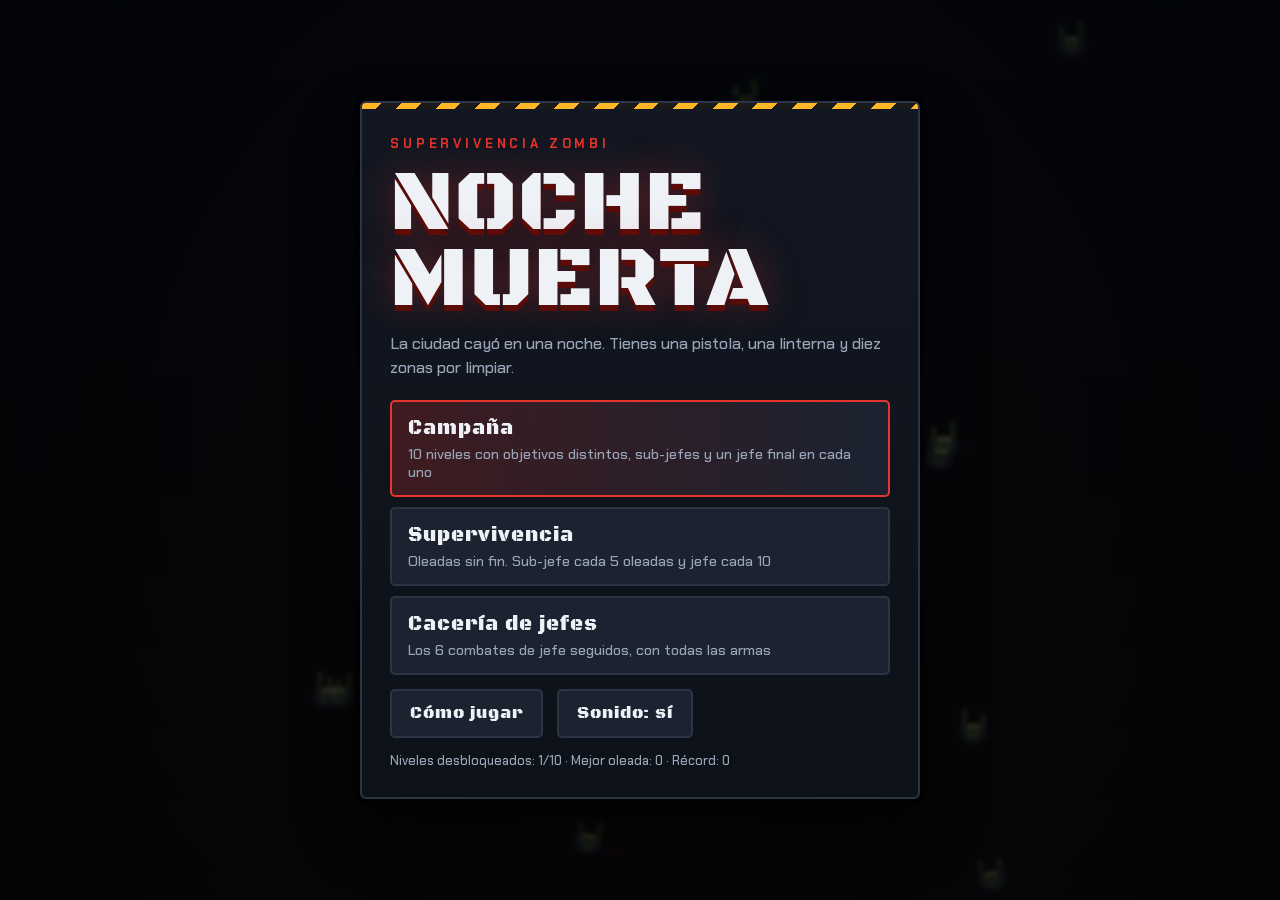
<file: games/noche-muerta/index.html>
<!doctype html>
<html lang="es">
<meta charset="utf-8">
<meta name="viewport" content="width=device-width, initial-scale=1, viewport-fit=cover">
<title>Noche Muerta</title>
<meta name="claude:viewport-fit-sides" content="cover">
<link rel="preconnect" href="https://fonts.googleapis.com">
<link rel="stylesheet" href="https://fonts.googleapis.com/css2?family=Black+Ops+One&family=Chakra+Petch:wght@500;700&display=swap">
<style>
:root {
  /* Diseño: lienzo a pantalla completa; HUD como tira de metal arriba, menús como placas de rescate sobre la noche */
  --night: #07090d;
  --plate: #121722;
  --plate-2: #1b2230;
  --edge: #2c3546;
  --ink: #eef1f6;
  --muted: #9aa5b8;
  --amber: #ffb627;
  --blood: #e5342b;
  --heal: #4ad25a;
  --cold: #4ab8ff;
  --display: 'Black Ops One', Impact, 'Arial Black', sans-serif;
  --body: 'Chakra Petch', 'Segoe UI', system-ui, sans-serif;
  color-scheme: dark;
}
* { box-sizing: border-box; }
[hidden] { display: none !important; }
html, body { height: 100%; }
body { margin: 0; background: var(--night); color: var(--ink); font-family: var(--body); font-weight: 500; overflow: hidden; }
button { font: inherit; color: inherit; cursor: pointer; border: 0; background: none; }
button:focus-visible { outline: 3px solid var(--amber); outline-offset: 2px; }
svg { display: block; }

#app { position: fixed; inset: 0; user-select: none; -webkit-user-select: none; }
#game { position: absolute; inset: 0; width: 100%; height: 100%; display: block; touch-action: none; cursor: crosshair; }

/* ---------- HUD ---------- */
#hud { position: absolute; inset: 0; pointer-events: none; }
.hud-bar {
  position: absolute; top: env(safe-area-inset-top, 0px); left: 0; right: 0;
  display: flex; align-items: center; gap: 6px;
  padding: 8px max(12px, env(safe-area-inset-right, 0px)) 8px max(12px, env(safe-area-inset-left, 0px));
  background: linear-gradient(rgba(8,10,16,.92), rgba(8,10,16,.72));
  border-bottom: 2px solid var(--edge);
}
.stat { display: flex; align-items: center; gap: 8px; padding: 0 12px; min-width: 0; }
.stat + .stat { border-left: 1px solid var(--edge); }
.stat svg { width: 26px; height: 26px; flex: none; }
.stat.ammo svg { width: 32px; }
.stat b { font: 400 1.3rem/1 var(--display); letter-spacing: .03em; font-variant-numeric: tabular-nums; }
.stat small { display: block; font-size: .68rem; color: var(--muted); letter-spacing: .12em; text-transform: uppercase; }
.stat.score, .stat.lvl { flex-direction: column; align-items: flex-start; gap: 3px; }
.stat.score { margin-left: auto; }
.bar { display: block; width: 90px; height: 6px; margin-top: 4px; background: #2a1414; border-radius: 4px; overflow: hidden; }
.bar i { display: block; height: 100%; background: linear-gradient(90deg, #c22, #f55); transition: width .15s; }
.bar i.low { animation: pulse .6s infinite alternate; }
@keyframes pulse { to { opacity: .45; } }
.icon-btn { pointer-events: auto; width: 40px; height: 40px; display: grid; place-items: center; border-radius: 8px; background: var(--plate-2); border: 2px solid var(--edge); margin-left: 6px; }
.icon-btn svg { width: 18px; height: 18px; }
.sound-btn svg { width: 22px; height: 22px; }
.sound-btn .slash { display: none; }
.sound-btn.off .slash { display: inline; }
.sound-btn.off .waves { display: none; }
.sound-btn.off { color: var(--muted); }

.stat.ult { flex-direction: column; align-items: flex-start; gap: 3px; }
.stat.ult kbd { font: 700 .62rem var(--body); padding: 0 4px; border: 1px solid var(--edge); border-radius: 3px; color: var(--ink); }
.ubar { display: block; width: 110px; height: 8px; background: #2a2210; border-radius: 4px; overflow: hidden; }
.ubar i { display: block; height: 100%; width: 0; background: linear-gradient(90deg, #c77a10, var(--amber)); transition: width .15s; }
.stat.ult.ready small { color: var(--amber); }
.stat.ult.ready .ubar { box-shadow: 0 0 10px rgba(255,182,39,.8); animation: pulse .5s infinite alternate; }
body.touch .stat.ult { display: none; }

#objective {
  position: absolute; top: calc(env(safe-area-inset-top, 0px) + 66px); left: 50%; transform: translateX(-50%);
  padding: 6px 14px; border-radius: 6px; background: rgba(8,10,16,.75); border: 1px solid var(--edge);
  font-size: .9rem; white-space: nowrap; max-width: calc(100% - 24px); overflow: hidden; text-overflow: ellipsis;
}
#objective b { color: var(--amber); font-family: var(--display); font-weight: 400; letter-spacing: .06em; margin-right: 6px; }

#bossBar { position: absolute; top: calc(env(safe-area-inset-top, 0px) + 104px); left: 50%; transform: translateX(-50%); width: min(560px, calc(100% - 32px)); text-align: center; }
#bossName { font: 400 1rem/1 var(--display); letter-spacing: .1em; color: #ffd0c8; text-shadow: 0 2px 0 #000; text-transform: uppercase; }
.bb { margin-top: 6px; height: 14px; border-radius: 3px; background: rgba(20,4,4,.85); border: 2px solid #5a1a14; overflow: hidden; }
.bb i { display: block; height: 100%; background: linear-gradient(#ff5a3a, #a3140c); transition: width .2s; }
#bossBar.mini #bossName { color: #ffe1a0; }
#bossBar.mini .bb { border-color: #6a4a10; }
#bossBar.mini .bb i { background: linear-gradient(#ffc040, #b07010); }

#weapons { position: absolute; left: max(12px, env(safe-area-inset-left, 0px)); bottom: calc(env(safe-area-inset-bottom, 0px) + 12px); display: flex; gap: 6px; flex-wrap: wrap; }
#weapons span { padding: 4px 8px; border-radius: 5px; background: rgba(8,10,16,.7); border: 1px solid var(--edge); font-size: .78rem; color: var(--muted); }
#weapons span.on { color: var(--night); background: var(--amber); border-color: var(--amber); }

#banner { position: absolute; top: 34%; left: 50%; transform: translate(-50%, -50%); text-align: center; width: calc(100% - 32px); }
#banner b { display: block; font: 400 clamp(1.8rem, 5vw, 3.4rem)/1 var(--display); color: var(--amber); text-shadow: 0 4px 0 #000, 0 0 30px rgba(255,140,40,.5); letter-spacing: .04em; text-wrap: balance; }
#banner span { display: block; margin-top: 8px; font-size: 1.1rem; color: var(--ink); text-shadow: 0 2px 4px #000; }
#banner.show { animation: bannerIn 2.4s ease forwards; }
@keyframes bannerIn { 0% { opacity: 0; transform: translate(-50%, -40%) scale(1.15); } 12% { opacity: 1; transform: translate(-50%, -50%) scale(1); } 80% { opacity: 1; } 100% { opacity: 0; } }

/* ---------- Controles táctiles ---------- */
#touch { position: absolute; inset: 0; pointer-events: none; }
#touch > * { pointer-events: auto; touch-action: none; }
#joyZone { position: absolute; left: 0; top: 30%; bottom: 0; width: 50%; }
#joy {
  position: absolute; left: max(22px, env(safe-area-inset-left, 0px)); bottom: calc(env(safe-area-inset-bottom, 0px) + 46px);
  width: 128px; height: 128px; border-radius: 50%; background: rgba(20,26,36,.55); border: 3px solid rgba(255,255,255,.18);
  display: grid; place-items: center; pointer-events: none !important; opacity: .7; transition: opacity .15s;
}
#joy.active { opacity: 1; border-color: rgba(255,255,255,.35); }
#joy .arrows { position: absolute; inset: 4px; width: calc(100% - 8px); height: calc(100% - 8px); pointer-events: none; }
#knob { width: 54px; height: 54px; border-radius: 50%; background: radial-gradient(circle at 35% 30%, #fff, #c9ced6); box-shadow: 0 4px 10px rgba(0,0,0,.5); }
#fireBtn {
  position: absolute; right: max(22px, env(safe-area-inset-right, 0px)); bottom: calc(env(safe-area-inset-bottom, 0px) + 46px);
  width: 96px; height: 96px; border-radius: 50%; display: grid; place-items: center;
  background: radial-gradient(circle at 40% 35%, #ff6a5a, #c4170f); border: 4px solid #5a0c08; box-shadow: 0 6px 0 #3a0806, 0 10px 24px rgba(0,0,0,.5);
}
#fireBtn:active { transform: translateY(3px); box-shadow: 0 3px 0 #3a0806; }
#fireBtn svg { width: 50px; height: 50px; }
.small-btn {
  position: absolute; width: 54px; height: 54px; border-radius: 50%; display: grid; place-items: center;
  background: rgba(20,26,36,.75); border: 2px solid rgba(255,255,255,.25); font: 400 1.2rem var(--display);
}
.small-btn svg { width: 24px; height: 24px; }
#dashBtn { right: max(130px, calc(env(safe-area-inset-right, 0px) + 130px)); bottom: calc(env(safe-area-inset-bottom, 0px) + 40px); background: conic-gradient(rgba(74,184,255,.55) calc(var(--cd, 1) * 360deg), rgba(20,26,36,.75) 0); }
#dashBtn::after {
  content: attr(data-charges); position: absolute; top: -4px; right: -4px; min-width: 20px; height: 20px; border-radius: 10px;
  background: var(--cold); color: var(--night); font: 700 .75rem/20px var(--body); text-align: center;
}
#ultBtn {
  position: absolute; right: max(124px, calc(env(safe-area-inset-right, 0px) + 124px)); bottom: calc(env(safe-area-inset-bottom, 0px) + 186px);
  width: 64px; height: 64px; border-radius: 50%; display: grid; place-items: center; color: rgba(255,255,255,.5);
  background: conic-gradient(rgba(255,182,39,.75) calc(var(--ult, 0) * 360deg), rgba(20,26,36,.8) 0);
  border: 2px solid rgba(255,255,255,.25);
}
#ultBtn svg { width: 30px; height: 30px; }
#ultBtn.ready { color: #fff; background: radial-gradient(circle at 40% 35%, #ffd36b, #d98a10); border-color: #7a4a06; box-shadow: 0 0 22px rgba(255,182,39,.9); animation: ultPulse .6s infinite alternate; }
@keyframes ultPulse { to { transform: scale(1.08); } }
#swapBtn { right: max(110px, calc(env(safe-area-inset-right, 0px) + 110px)); bottom: calc(env(safe-area-inset-bottom, 0px) + 112px); }
#reloadBtn { right: max(40px, calc(env(safe-area-inset-right, 0px) + 40px)); bottom: calc(env(safe-area-inset-bottom, 0px) + 160px); }

/* ---------- Pantallas ---------- */
.screen {
  position: absolute; inset: 0; display: grid; place-items: center; overflow-y: auto;
  padding: 20px max(16px, env(safe-area-inset-right, 0px)) 20px max(16px, env(safe-area-inset-left, 0px));
  background: rgba(4,6,10,.55); backdrop-filter: blur(2px);
}
.card {
  width: min(560px, 100%); padding: 28px; border-radius: 6px;
  background: linear-gradient(var(--plate), #0d1118);
  border: 2px solid var(--edge); box-shadow: 0 0 0 6px rgba(0,0,0,.35), 0 30px 60px rgba(0,0,0,.6);
  display: grid; gap: 14px; position: relative;
}
.card::before { content: ""; position: absolute; inset: 0 0 auto; height: 6px; background: repeating-linear-gradient(135deg, var(--amber) 0 14px, #1a1a1a 14px 28px); border-radius: 4px 4px 0 0; }
.card.wide { width: min(820px, 100%); }
.card.small { width: min(400px, 100%); text-align: center; }
h1 { margin: 0; font: 400 clamp(3rem, 12vw, 5.4rem)/.88 var(--display); color: var(--ink); letter-spacing: .02em; text-shadow: 0 6px 0 #5a0c08, 0 0 40px rgba(229,52,43,.35); }
h2 { margin: 0; font: 400 1.9rem/1 var(--display); letter-spacing: .04em; text-wrap: balance; }
h3 { margin: 14px 0 6px; font: 400 1rem var(--display); letter-spacing: .08em; color: var(--amber); }
.kicker { margin: 4px 0 0; color: var(--blood); font-size: .8rem; letter-spacing: .3em; text-transform: uppercase; font-weight: 700; }
.lede { margin: 0; color: var(--muted); line-height: 1.5; max-width: 60ch; }
.modes { display: grid; gap: 10px; margin-top: 6px; }
.mode {
  text-align: left; padding: 14px 16px; border-radius: 5px; background: var(--plate-2); border: 2px solid var(--edge);
  display: grid; gap: 4px; transition: border-color .15s, transform .15s, background .15s;
}
.mode:hover { border-color: var(--amber); transform: translateX(4px); background: #222b3b; }
.mode b { font: 400 1.25rem var(--display); letter-spacing: .05em; }
.mode span { color: var(--muted); font-size: .9rem; }
.mode:first-child { border-color: var(--blood); background: linear-gradient(90deg, rgba(229,52,43,.22), var(--plate-2)); }
.menu-foot { display: flex; align-items: center; gap: 14px; flex-wrap: wrap; }
#bestTxt { color: var(--muted); font-size: .8rem; }
.primary, .ghost { padding: 12px 18px; border-radius: 5px; font: 400 1.05rem var(--display); letter-spacing: .06em; }
.primary { background: linear-gradient(#ff5a4a, #b8160e); border: 2px solid #5a0c08; box-shadow: 0 4px 0 #3a0806; }
.primary:active { transform: translateY(2px); box-shadow: 0 2px 0 #3a0806; }
.ghost { background: var(--plate-2); border: 2px solid var(--edge); }
.ghost:hover { border-color: var(--muted); }

#levelGrid { display: grid; grid-template-columns: repeat(auto-fill, minmax(230px, 1fr)); gap: 8px; }
.lvl { display: flex; align-items: center; gap: 12px; text-align: left; padding: 10px 12px; border-radius: 5px; background: var(--plate-2); border: 2px solid var(--edge); min-width: 0; }
.lvl:hover:not(:disabled) { border-color: var(--amber); }
.lvl .n { font: 400 1.6rem/1 var(--display); color: var(--amber); width: 2.2ch; flex: none; }
.lvl .t { min-width: 0; font-weight: 700; }
.lvl small { display: block; font-weight: 500; color: var(--muted); font-size: .76rem; margin-top: 2px; }
.lvl.locked { opacity: .45; cursor: not-allowed; }
.lvl.locked .n { color: var(--muted); }

.help .cols { display: grid; grid-template-columns: 1fr 1fr; gap: 24px; }
.help p { margin: 0; color: var(--muted); line-height: 1.5; }
.help b { color: var(--ink); }
dl { margin: 0; display: grid; grid-template-columns: auto 1fr; gap: 6px 12px; font-size: .92rem; }
dt { font-weight: 700; color: var(--ink); }
dd { margin: 0; color: var(--muted); }
.dot { display: inline-block; width: 10px; height: 10px; border-radius: 50%; vertical-align: middle; }
.dot.g { background: var(--heal); } .dot.r { background: #ff5a3a; } .dot.b { background: var(--cold); }

#upList { display: grid; gap: 10px; }
.up { text-align: left; padding: 14px 16px; border-radius: 5px; background: var(--plate-2); border: 2px solid var(--edge); display: grid; gap: 4px; transition: border-color .15s, transform .15s; }
.up:hover { border-color: var(--amber); transform: translateY(-2px); }
.up b { font: 400 1.15rem var(--display); color: var(--amber); letter-spacing: .04em; }
.up span { color: var(--muted); }

#endTitle.lost { color: var(--blood); }
#endTitle.won { color: var(--amber); }
#endStats { display: grid; grid-template-columns: repeat(3, 1fr); gap: 8px; }
#endStats div { padding: 10px 4px; border-radius: 5px; background: var(--plate-2); border: 1px solid var(--edge); }
#endStats b { display: block; font: 400 1.5rem var(--display); font-variant-numeric: tabular-nums; }
#endStats span { font-size: .75rem; color: var(--muted); letter-spacing: .1em; text-transform: uppercase; }

@media (max-width: 640px) {
  .stat { padding: 0 7px; gap: 5px; }
  .stat b { font-size: 1.05rem; }
  .stat svg { width: 20px; height: 20px; }
  .stat.ammo svg { width: 24px; }
  .bar { width: 54px; }
  .stat small { font-size: .58rem; }
  #objective { font-size: .78rem; top: calc(env(safe-area-inset-top, 0px) + 58px); }
  #bossBar { top: calc(env(safe-area-inset-top, 0px) + 92px); }
  .help .cols { grid-template-columns: 1fr; gap: 4px; }
  .card { padding: 22px 18px; }
  #weapons { bottom: auto; top: calc(env(safe-area-inset-top, 0px) + 132px); }
}
@media (max-width: 420px) {
  #wpnTxt { display: none; }
  .stat.lvl small { letter-spacing: .04em; }
}
@media (prefers-reduced-motion: reduce) {
  #banner.show { animation: none; }
  .mode, .up { transition: none; }
}

</style>

<div id="app">
  <canvas id="game" aria-label="Juego de zombis"></canvas>

  <div id="hud" hidden>
    <div class="hud-bar">
      <div class="stat hp">
        <svg viewBox="0 0 24 24" aria-hidden="true"><path fill="#e8352b" d="M12 21s-7.5-4.6-9.6-9.2C.9 8.4 3 4.5 6.7 4.5c2.1 0 3.6 1.1 4.3 2.4.8-1.3 2.3-2.4 4.4-2.4 3.7 0 5.8 3.9 4.3 7.3C19.5 16.4 12 21 12 21z"/></svg>
        <div><b id="hpTxt">100</b><span class="bar"><i id="hpBar"></i></span></div>
      </div>
      <div class="stat ammo">
        <svg viewBox="0 0 32 24" aria-hidden="true"><path fill="#b9c2cc" d="M2 6h24l2 2v3H16l-1 2h-3l-2 7H5l2-7H4l-2-2z"/><rect x="26" y="7" width="4" height="2" fill="#7f8a96"/></svg>
        <div><b id="ammoTxt">15</b><small id="wpnTxt">Pistola</small></div>
      </div>
      <div class="stat ult" id="ultStat"><small>ATAQUE FINAL <kbd>F</kbd></small><span class="ubar"><i id="ultFill"></i></span></div>
      <div class="stat score"><small>PUNTOS</small><b id="scoreTxt">0</b></div>
      <div class="stat lvl"><small id="lvlKey">NIVEL</small><b id="lvlTxt">1</b></div>
      <button class="icon-btn sound-btn" data-act="sound" aria-label="Activar o quitar el sonido"><svg viewBox="0 0 24 24"><path d="M4 9h4l5-4v14l-5-4H4z" fill="currentColor"/><g class="waves" stroke="currentColor" stroke-width="2" fill="none" stroke-linecap="round"><path d="M16 9a4 4 0 0 1 0 6"/><path d="M18.5 6.5a7.5 7.5 0 0 1 0 11"/></g><path class="slash" d="M16 9l5 6M21 9l-5 6" stroke="currentColor" stroke-width="2" stroke-linecap="round"/></svg></button>
      <button class="icon-btn" data-act="pause" aria-label="Pausa"><svg viewBox="0 0 20 20"><rect x="4" y="3" width="4" height="14" rx="1" fill="currentColor"/><rect x="12" y="3" width="4" height="14" rx="1" fill="currentColor"/></svg></button>
    </div>
    <div id="objective"></div>
    <div id="bossBar" hidden><span id="bossName"></span><div class="bb"><i id="bossFill"></i></div></div>
    <div id="weapons"></div>
    <div id="banner" hidden></div>
  </div>

  <div id="touch" hidden>
    <div id="joyZone"></div>
    <div id="joy"><div id="knob"></div>
      <svg class="arrows" viewBox="0 0 120 120" aria-hidden="true"><g fill="rgba(255,255,255,.55)"><path d="M60 10l7 9H53z"/><path d="M60 110l7-9H53z"/><path d="M10 60l9-7v14z"/><path d="M110 60l-9-7v14z"/></g></svg>
    </div>
    <button id="reloadBtn" class="small-btn" aria-label="Recargar">R</button>
    <button id="swapBtn" class="small-btn" aria-label="Cambiar arma">
      <svg viewBox="0 0 24 24"><path d="M4 8h13l-3-3M20 16H7l3 3" stroke="currentColor" stroke-width="2.4" fill="none" stroke-linecap="round" stroke-linejoin="round"/></svg>
    </button>
    <button id="dashBtn" class="small-btn" aria-label="Esquivar">
      <svg viewBox="0 0 24 24"><path d="M4 12h9M13 6l7 6-7 6M4 7h5M4 17h5" stroke="currentColor" stroke-width="2.4" fill="none" stroke-linecap="round"/></svg>
    </button>
    <button id="ultBtn" aria-label="Ataque final">
      <svg viewBox="0 0 24 24"><path d="M12 2l2.6 6.3L21 9l-5 4.4L17.5 21 12 17.3 6.5 21 8 13.4 3 9l6.4-.7z" fill="currentColor"/></svg>
    </button>
    <button id="fireBtn" aria-label="Disparar">
      <svg viewBox="0 0 48 48"><circle cx="24" cy="24" r="12" stroke="#fff" stroke-width="3.5" fill="none"/><circle cx="24" cy="24" r="4" fill="#fff"/><path d="M24 4v9M24 35v9M4 24h9M35 24h9" stroke="#fff" stroke-width="3.5" stroke-linecap="round"/></svg>
    </button>
  </div>

  <!-- Menú principal -->
  <section class="screen" id="scrMenu">
    <div class="card menu">
      <p class="kicker">Supervivencia zombi</p>
      <h1>NOCHE<br>MUERTA</h1>
      <p class="lede">La ciudad cayó en una noche. Tienes una pistola, una linterna y diez zonas por limpiar.</p>
      <div class="modes">
        <button class="mode" data-act="campaign"><b>Campaña</b><span>10 niveles con objetivos distintos, sub-jefes y un jefe final en cada uno</span></button>
        <button class="mode" data-act="survival"><b>Supervivencia</b><span>Oleadas sin fin. Sub-jefe cada 5 oleadas y jefe cada 10</span></button>
        <button class="mode" data-act="rush"><b>Cacería de jefes</b><span>Los 6 combates de jefe seguidos, con todas las armas</span></button>
      </div>
      <div class="menu-foot">
        <button class="ghost" data-act="help">Cómo jugar</button>
        <button class="ghost" data-act="sound"><span class="lbl">Sonido: sí</span></button>
        <span id="bestTxt"></span>
      </div>
    </div>
  </section>

  <section class="screen" id="scrLevels" hidden>
    <div class="card wide">
      <h2>Campaña</h2>
      <p class="lede">Gana un nivel para desbloquear el siguiente. Cada nivel tiene su propia misión.</p>
      <div id="levelGrid"></div>
      <button class="ghost" data-act="menu">Volver</button>
    </div>
  </section>

  <section class="screen" id="scrHelp" hidden>
    <div class="card wide help">
      <h2>Cómo jugar</h2>
      <div class="cols">
        <div>
          <h3>Teclado y ratón</h3>
          <dl>
            <dt>WASD / flechas</dt><dd>Moverse</dd>
            <dt>Ratón</dt><dd>Apuntar; mantén el clic para disparar</dd>
            <dt>Espacio / Shift</dt><dd>Esquivar: tienes 2 cargas y eres invencible un instante</dd>
            <dt>F</dt><dd>Ataque final, cuando la barra dorada está llena</dd>
            <dt>R</dt><dd>Recargar</dd>
            <dt>1-4, Q, rueda</dt><dd>Cambiar de arma</dd>
            <dt>M</dt><dd>Quitar o activar el sonido</dd>
            <dt>Esc / P</dt><dd>Pausa</dd>
          </dl>
          <h3>Pantalla táctil</h3>
          <p>Pon el pulgar en cualquier parte de la mitad izquierda y aparece el joystick. El botón rojo dispara y apunta solo al zombi más cercano. El botón azul esquiva y la estrella dorada lanza tu ataque final.</p>
          <h3>Ataque final</h3>
          <p>La barra dorada se llena al hacer daño y eliminar zombis. Cuando está llena, la <b>Tormenta de Plomo</b> dispara 4 anillos de balas a tu alrededor y termina con una explosión. Mientras dura, eres invencible.</p>
        </div>
        <div>
          <h3>Misiones</h3>
          <p><b>Elimina</b> un número de zombis, <b>sobrevive</b> un tiempo, <b>recoge</b> objetos del mapa o <b>defiende</b> un equipo. A mitad de la misión aparece un sub-jefe y al final llega el jefe.</p>
          <h3>Jefes</h3>
          <p>Las zonas rojas avisan de una embestida o un golpe. Los anillos naranjas son ondas de choque: esquívalas a tiempo. Los círculos en el suelo marcan dónde caerán rocas o ácido. Cuando un sub-jefe o un jefe está débil, lanza su <b>ataque final</b>: un círculo rojo te avisa justo antes.</p>
          <h3>Objetos</h3>
          <p><span class="dot g"></span> Vida · <span class="dot r"></span> Daño x2 · <span class="dot b"></span> Velocidad. Tras cada nivel eliges una mejora.</p>
        </div>
      </div>
      <button class="ghost" data-act="menu">Volver</button>
    </div>
  </section>

  <section class="screen" id="scrPause" hidden>
    <div class="card small">
      <h2>Pausa</h2>
      <button class="primary" data-act="resume">Continuar</button>
      <button class="ghost" data-act="help">Cómo jugar</button>
      <button class="ghost" data-act="menu">Salir al menú</button>
    </div>
  </section>

  <section class="screen" id="scrUpgrade" hidden>
    <div class="card">
      <p class="kicker" id="upTitle"></p>
      <h2>Elige una mejora</h2>
      <div id="upList"></div>
    </div>
  </section>

  <section class="screen" id="scrEnd" hidden>
    <div class="card small">
      <h2 id="endTitle"></h2>
      <p class="lede" id="endSub"></p>
      <div id="endStats"></div>
      <button class="primary" id="retryBtn" data-act="retry">Reintentar</button>
      <button class="ghost" data-act="menu">Menú principal</button>
    </div>
  </section>
</div>

<script>
'use strict';
// Datos del juego: armas, zombis, jefes, niveles y mejoras.

const WORLD = { w: 2400, h: 1600 };

const WEAPONS = {
  pistola:  { name: 'Pistola',  dmg: 24, rate: 0.20,  mag: 15, reload: 0.9, spread: 0.035, speed: 950,  pellets: 1, life: 0.9,  pierce: 0, shake: 1.5, color: '#ffe08a', unlockLevel: 1, unlockWave: 1 },
  subfusil: { name: 'Subfusil', dmg: 14, rate: 0.075, mag: 32, reload: 1.3, spread: 0.09,  speed: 1000, pellets: 1, life: 0.8,  pierce: 0, shake: 1.2, color: '#ffd36b', unlockLevel: 2, unlockWave: 3 },
  escopeta: { name: 'Escopeta', dmg: 15, rate: 0.65,  mag: 6,  reload: 1.5, spread: 0.32,  speed: 850,  pellets: 8, life: 0.38, pierce: 0, shake: 5,   color: '#ffb35c', unlockLevel: 4, unlockWave: 6 },
  rifle:    { name: 'Rifle',    dmg: 72, rate: 0.55,  mag: 8,  reload: 1.6, spread: 0.01,  speed: 1500, pellets: 1, life: 1.1,  pierce: 4, shake: 4,   color: '#9fe8ff', unlockLevel: 7, unlockWave: 10 },
};
const WEAPON_ORDER = ['pistola', 'subfusil', 'escopeta', 'rifle'];

const ZOMBIES = {
  walker:   { name: 'Caminante', hp: 40,  speed: 58,  dmg: 10, r: 15, score: 10, skin: '#7f9a5a', shirts: ['#5b4a3a', '#3f5266', '#6b3b3b', '#4d5a3a', '#55456a'] },
  runner:   { name: 'Corredor',  hp: 26,  speed: 125, dmg: 8,  r: 13, score: 15, skin: '#9aa86a', shirts: ['#7a2f2f', '#2f4f7a', '#6a6a2f'] },
  brute:    { name: 'Bruto',     hp: 200, speed: 42,  dmg: 24, r: 24, score: 40, skin: '#6d8250', shirts: ['#3a3a46', '#463a32'] },
  spitter:  { name: 'Escupidor', hp: 55,  speed: 48,  dmg: 12, r: 15, score: 20, skin: '#86b04a', shirts: ['#4a6a2a'], ranged: true },
  exploder: { name: 'Explosivo', hp: 38,  speed: 80,  dmg: 32, r: 16, score: 20, skin: '#b0a050', shirts: ['#8a5a20'], explode: true },
};

// Sub-jefes: versiones élite de un zombi común con un ataque especial.
const MINIBOSSES = {
  walker:   { name: 'Capataz Podrido',  hpMul: 12, special: 'summon' },
  runner:   { name: 'Corredor Alfa',    hpMul: 14, special: 'charge' },
  brute:    { name: 'Bruto Acorazado',  hpMul: 5,  special: 'slamSmall' },
  spitter:  { name: 'Escupidor Mayor',  hpMul: 10, special: 'spray' },
  exploder: { name: 'Bomba Andante',    hpMul: 11, special: 'bombs' },
};

// Jefes finales. "pattern" es la rotación de ataques; "phase2" se usa con menos de 50% de vida.
const BOSSES = {
  butcher:  { name: 'El Carnicero',   hp: 1300, speed: 72, r: 40, dmg: 25, score: 1000, cd: 2.4, pattern: ['charge', 'cleave', 'charge', 'summon'] },
  queen:    { name: 'Reina Ácida',    hp: 1400, speed: 60, r: 42, dmg: 20, score: 1200, cd: 2.0, kite: 300, pattern: ['spray', 'summon', 'spray', 'spiral'] },
  colossus: { name: 'El Coloso',      hp: 2000, speed: 46, r: 52, dmg: 35, score: 1500, cd: 2.6, pattern: ['slam', 'rocks', 'slam', 'charge'] },
  necro:    { name: 'El Nigromante',  hp: 1500, speed: 62, r: 34, dmg: 20, score: 1500, cd: 2.0, kite: 260, pattern: ['skulls', 'teleport', 'summon', 'skulls', 'spiral'] },
  abom:     { name: 'La Abominación', hp: 3000, speed: 64, r: 62, dmg: 30, score: 5000, cd: 2.0, pattern: ['charge', 'spray', 'cleave', 'rocks'], phase2: ['slam', 'summon', 'spiral', 'charge', 'skulls', 'rocks'] },
};

const THEMES = {
  city:     { name: 'Ciudad',        ground: '#2a2d33', dark: 0.70 },
  gas:      { name: 'Gasolinera',    ground: '#2e2b28', dark: 0.68 },
  hospital: { name: 'Hospital',      ground: '#3a4247', dark: 0.72 },
  park:     { name: 'Parque',        ground: '#243620', dark: 0.74 },
  highway:  { name: 'Autopista',     ground: '#25282a', dark: 0.70 },
  port:     { name: 'Puerto',        ground: '#2b3238', dark: 0.70 },
  military: { name: 'Base militar',  ground: '#38352a', dark: 0.66 },
  cemetery: { name: 'Cementerio',    ground: '#1f2a1e', dark: 0.78 },
  lab:      { name: 'Laboratorio',   ground: '#28333a', dark: 0.70 },
  zero:     { name: 'Zona Cero',     ground: '#2a2020', dark: 0.64 },
};
const THEME_ORDER = Object.keys(THEMES);

// Modo campaña: 10 niveles. Cada nivel tiene objetivo, sub-jefe a mitad y jefe final.
const LEVELS = [
  { name: 'Calles del Centro', theme: 'city', goal: { type: 'kill', n: 25 },
    mix: { walker: 1 }, spawn: 1.05, mini: 'walker', boss: [{ type: 'butcher' }] },
  { name: 'La Gasolinera', theme: 'gas', weather: 'rain', goal: { type: 'survive', t: 60 },
    mix: { walker: 3, runner: 1 }, spawn: 0.95, mini: 'runner', boss: [{ type: 'queen' }] },
  { name: 'Hospital San Rafael', theme: 'hospital', goal: { type: 'collect', n: 6, item: 'botiquines' },
    mix: { walker: 3, runner: 1, spitter: 1 }, spawn: 0.95, mini: 'spitter', boss: [{ type: 'colossus' }] },
  { name: 'Parque Central', theme: 'park', weather: 'fog', goal: { type: 'defend', t: 60, what: 'el generador' },
    mix: { walker: 3, runner: 2, brute: 0.5 }, spawn: 0.9, mini: 'brute', boss: [{ type: 'necro' }] },
  { name: 'Autopista 9', theme: 'highway', goal: { type: 'kill', n: 45 },
    mix: { walker: 3, runner: 2, spitter: 1, exploder: 1 }, spawn: 0.75, mini: 'exploder',
    boss: [{ type: 'butcher', enraged: true, title: 'Carnicero Sangriento' }] },
  { name: 'El Puerto', theme: 'port', weather: 'rain', goal: { type: 'collect', n: 8, item: 'bidones de gasolina' },
    mix: { walker: 3, runner: 2, spitter: 1.5, brute: 0.7, exploder: 1 }, spawn: 0.75, mini: 'brute',
    boss: [{ type: 'queen', enraged: true, title: 'Reina Madre' }] },
  { name: 'Base Militar', theme: 'military', goal: { type: 'defend', t: 70, what: 'la radio' },
    mix: { walker: 3, runner: 2.5, spitter: 1.5, brute: 1, exploder: 1.2 }, spawn: 0.65, mini: 'runner',
    boss: [{ type: 'colossus', enraged: true, title: 'Coloso de Hierro' }] },
  { name: 'Cementerio Viejo', theme: 'cemetery', weather: 'fog', goal: { type: 'survive', t: 80 },
    mix: { walker: 4, runner: 2.5, spitter: 1.5, brute: 1, exploder: 1 }, spawn: 0.58, mini: 'spitter',
    boss: [{ type: 'necro', enraged: true, title: 'Gran Nigromante' }] },
  { name: 'Laboratorio Omega', theme: 'lab', goal: { type: 'kill', n: 70 },
    mix: { walker: 3, runner: 3, spitter: 2, brute: 1.2, exploder: 1.5 }, spawn: 0.55, mini: 'exploder',
    boss: [{ type: 'butcher', hpMul: 0.65, title: 'Gemelo Carnicero' }, { type: 'queen', hpMul: 0.65, title: 'Gemela Ácida' }] },
  { name: 'Zona Cero', theme: 'zero', weather: 'ash', goal: { type: 'survive', t: 90 },
    mix: { walker: 3, runner: 3, spitter: 2, brute: 1.5, exploder: 1.5 }, spawn: 0.5, mini: 'brute',
    boss: [{ type: 'abom' }] },
];

// Modo jefes: todos los jefes seguidos.
const BOSS_RUSH = [
  [{ type: 'butcher' }], [{ type: 'queen' }], [{ type: 'colossus' }], [{ type: 'necro' }],
  [{ type: 'butcher', hpMul: 0.65, title: 'Gemelo Carnicero' }, { type: 'queen', hpMul: 0.65, title: 'Gemela Ácida' }],
  [{ type: 'abom' }],
];

const UPGRADES = [
  { id: 'dmg',    name: 'Balas pesadas',     desc: '+20% de daño',                         apply: p => p.dmgMul *= 1.2 },
  { id: 'rate',   name: 'Gatillo rápido',    desc: '+15% de cadencia de disparo',          apply: p => p.rateMul *= 0.87 },
  { id: 'hp',     name: 'Chaleco reforzado', desc: '+25 de vida máxima y curación total',  apply: p => { p.maxHp += 25; p.hp = p.maxHp; } },
  { id: 'speed',  name: 'Botas ligeras',     desc: '+10% de velocidad',                    apply: p => p.speedMul *= 1.1 },
  { id: 'mag',    name: 'Cargador ampliado', desc: '+40% de balas por cargador',           apply: p => p.magMul *= 1.4 },
  { id: 'reload', name: 'Manos expertas',    desc: '25% más rápido al recargar',           apply: p => p.reloadMul *= 0.75 },
  { id: 'dash',   name: 'Reflejos',          desc: 'La esquiva se recarga 30% antes',      apply: p => p.dashMul *= 0.7 },
  { id: 'regen',  name: 'Adrenalina',        desc: 'Recupera 1 de vida por segundo',       apply: p => p.regen += 1 },
  { id: 'crit',   name: 'Ojo de halcón',     desc: '+15% de probabilidad de crítico (x2)', apply: p => p.crit += 0.15 },
  { id: 'pierce', name: 'Perforantes',       desc: 'Las balas atraviesan 1 zombi más',     apply: p => p.pierce += 1 },
  { id: 'vamp',   name: 'Instinto',          desc: 'Cada 8 bajas recuperas 5 de vida',     apply: p => p.vamp += 1 },
];

</script>
<script>
'use strict';
// Sonido generado con Web Audio: efectos y música de ambiente, sin archivos de audio.

const SFX = (() => {
  let ac = null, master, sfxBus, musicBus, noiseBuf, music = null;
  let muted = false, mood = 'calm', nextBeat = 0;
  try { muted = localStorage.getItem('noche-muerta-sound') === 'off'; } catch (e) {}
  const last = {};

  // El navegador solo deja sonar audio después de un toque o una tecla.
  function unlock() {
    if (ac) { if (ac.state === 'suspended') ac.resume(); return; }
    const AC = window.AudioContext || window.webkitAudioContext;
    if (!AC) return;
    ac = new AC();
    const comp = ac.createDynamicsCompressor(); comp.threshold.value = -14; comp.ratio.value = 4;
    master = ac.createGain(); master.gain.value = muted ? 0 : 0.8;
    master.connect(comp); comp.connect(ac.destination);
    sfxBus = ac.createGain(); sfxBus.gain.value = 0.9; sfxBus.connect(master);
    musicBus = ac.createGain(); musicBus.gain.value = 0.35; musicBus.connect(master);
    noiseBuf = ac.createBuffer(1, ac.sampleRate, ac.sampleRate);
    const d = noiseBuf.getChannelData(0);
    for (let i = 0; i < d.length; i++) d[i] = Math.random() * 2 - 1;
    startMusic();
  }

  function out(vol, pan) {
    const g = ac.createGain(); g.gain.value = vol;
    if (pan && ac.createStereoPanner) { const p = ac.createStereoPanner(); p.pan.value = pan; g.connect(p); p.connect(sfxBus); }
    else g.connect(sfxBus);
    return g;
  }
  function tone(dest, { f = 440, f2, type = 'sine', dur = .2, vol = .3, at = 0, attack = .005 }) {
    const t = ac.currentTime + at, o = ac.createOscillator(), g = ac.createGain();
    o.type = type; o.frequency.setValueAtTime(f, t);
    if (f2) o.frequency.exponentialRampToValueAtTime(Math.max(1, f2), t + dur);
    g.gain.setValueAtTime(0.0001, t); g.gain.exponentialRampToValueAtTime(vol, t + attack); g.gain.exponentialRampToValueAtTime(0.0001, t + dur);
    o.connect(g); g.connect(dest); o.start(t); o.stop(t + dur + .05);
  }
  function noise(dest, { dur = .2, vol = .3, at = 0, type = 'lowpass', f = 1000, f2, q = 1, attack = .003 }) {
    const t = ac.currentTime + at, s = ac.createBufferSource(), fl = ac.createBiquadFilter(), g = ac.createGain();
    s.buffer = noiseBuf; s.loop = true;
    fl.type = type; fl.Q.value = q; fl.frequency.setValueAtTime(f, t);
    if (f2) fl.frequency.exponentialRampToValueAtTime(f2, t + dur);
    g.gain.setValueAtTime(0.0001, t); g.gain.exponentialRampToValueAtTime(vol, t + attack); g.gain.exponentialRampToValueAtTime(0.0001, t + dur);
    s.connect(fl); fl.connect(g); g.connect(dest); s.start(t, Math.random() * .5); s.stop(t + dur + .05);
  }
  // Gruñido: diente de sierra con vibrato y filtro grave.
  function groan(dest, pitch, dur = .75, vol = .22) {
    const t = ac.currentTime, o = ac.createOscillator(), lfo = ac.createOscillator(), lg = ac.createGain(), fl = ac.createBiquadFilter(), g = ac.createGain();
    o.type = 'sawtooth'; o.frequency.setValueAtTime(pitch, t); o.frequency.linearRampToValueAtTime(pitch * 0.7, t + dur);
    lfo.frequency.value = 6 + Math.random() * 4; lg.gain.value = pitch * 0.06; lfo.connect(lg); lg.connect(o.frequency);
    fl.type = 'lowpass'; fl.frequency.value = 600; fl.Q.value = 4;
    g.gain.setValueAtTime(.0001, t); g.gain.exponentialRampToValueAtTime(vol, t + .12); g.gain.exponentialRampToValueAtTime(.0001, t + dur);
    o.connect(fl); fl.connect(g); g.connect(dest); o.start(t); lfo.start(t); o.stop(t + dur + .05); lfo.stop(t + dur + .05);
  }
  function roar(dest, pitch, dur, vol) {
    groan(dest, pitch, dur, vol);
    groan(dest, pitch * 1.49, dur * .9, vol * .5);
    noise(dest, { dur, vol: vol * .5, type: 'lowpass', f: 500, f2: 150, attack: .1 });
  }

  const S = {
    pistola:  d => { noise(d, { dur: .12, vol: .5, type: 'bandpass', f: 1800, f2: 600, q: .8 }); tone(d, { f: 160, f2: 50, type: 'square', dur: .09, vol: .25 }); },
    subfusil: d => { noise(d, { dur: .07, vol: .38, type: 'bandpass', f: 2400, f2: 900, q: .9 }); tone(d, { f: 220, f2: 80, type: 'square', dur: .05, vol: .15 }); },
    escopeta: d => { noise(d, { dur: .35, vol: .7, type: 'lowpass', f: 2200, f2: 200 }); tone(d, { f: 110, f2: 35, dur: .3, vol: .5 }); noise(d, { at: .32, dur: .05, vol: .15, type: 'highpass', f: 3000 }); noise(d, { at: .42, dur: .05, vol: .15, type: 'highpass', f: 2500 }); },
    rifle:    d => { noise(d, { dur: .3, vol: .6, type: 'highpass', f: 900, f2: 300 }); tone(d, { f: 400, f2: 45, type: 'sawtooth', dur: .25, vol: .3 }); },
    reload:   d => { tone(d, { f: 900, type: 'square', dur: .03, vol: .12 }); noise(d, { at: .12, dur: .04, vol: .2, type: 'highpass', f: 2000 }); tone(d, { at: .3, f: 1400, type: 'square', dur: .03, vol: .14 }); },
    hit:      d => noise(d, { dur: .06, vol: .22, type: 'lowpass', f: 900, f2: 300 }),
    zdie:     d => { noise(d, { dur: .3, vol: .3, type: 'lowpass', f: 700, f2: 120, q: 3 }); groan(d, 70 + Math.random() * 20, .5, .15); },
    groan:    d => groan(d, 85 + Math.random() * 50),
    explode:  d => { noise(d, { dur: .9, vol: .9, type: 'lowpass', f: 1400, f2: 60 }); tone(d, { f: 70, f2: 25, dur: .8, vol: .7 }); },
    dash:     d => noise(d, { dur: .2, vol: .35, type: 'bandpass', f: 500, f2: 2600, q: 2 }),
    hurt:     d => { tone(d, { f: 240, f2: 110, type: 'square', dur: .16, vol: .2 }); noise(d, { dur: .1, vol: .2, type: 'lowpass', f: 800 }); },
    pickup:   d => [660, 880, 1320].forEach((f, i) => tone(d, { at: i * .06, f, type: 'triangle', dur: .14, vol: .2 })),
    ready:    d => [523, 784, 1047].forEach((f, i) => tone(d, { at: i * .08, f, dur: .3, vol: .22 })),
    spit:     d => { noise(d, { dur: .14, vol: .25, type: 'bandpass', f: 1400, f2: 500, q: 3 }); tone(d, { f: 500, f2: 180, dur: .12, vol: .12 }); },
    chargeUp: d => tone(d, { f: 90, f2: 320, type: 'sawtooth', dur: .7, vol: .18, attack: .3 }),
    whoosh:   d => noise(d, { dur: .3, vol: .45, type: 'bandpass', f: 300, f2: 1500, q: 1.5 }),
    slam:     d => { noise(d, { dur: 1, vol: .9, type: 'lowpass', f: 500, f2: 40 }); tone(d, { f: 55, f2: 22, dur: .9, vol: .8 }); },
    thud:     d => { noise(d, { dur: .35, vol: .6, type: 'lowpass', f: 400, f2: 60 }); tone(d, { f: 80, f2: 35, dur: .3, vol: .5 }); },
    summon:   d => { tone(d, { f: 200, f2: 60, type: 'sawtooth', dur: .8, vol: .15 }); noise(d, { dur: .6, vol: .2, type: 'bandpass', f: 300, q: 6 }); },
    teleport: d => { tone(d, { f: 300, f2: 1400, dur: .4, vol: .2 }); tone(d, { at: .05, f: 450, f2: 2000, type: 'triangle', dur: .35, vol: .1 }); },
    skull:    d => { tone(d, { f: 620, f2: 300, type: 'triangle', dur: .35, vol: .16 }); tone(d, { f: 640, f2: 310, type: 'triangle', dur: .35, vol: .1 }); },
    roar:     d => roar(d, 60, 1.4, .5),
    miniRoar: d => roar(d, 95, .9, .35),
    bossDie:  d => { roar(d, 50, 2, .5); noise(d, { dur: 1.6, vol: .8, type: 'lowpass', f: 1000, f2: 40 }); },
    bossUlt:  d => { for (let i = 0; i < 3; i++) tone(d, { at: i * .35, f: 520, f2: 380, type: 'square', dur: .3, vol: .12 }); roar(d, 45, 1.6, .55); },
    ultCharge: d => { tone(d, { f: 150, f2: 900, type: 'sawtooth', dur: .6, vol: .2, attack: .4 }); noise(d, { dur: .6, vol: .25, type: 'bandpass', f: 400, f2: 3000, q: 2, attack: .4 }); },
    ultBurst: d => { noise(d, { dur: .25, vol: .5, type: 'bandpass', f: 2000, f2: 600 }); tone(d, { f: 300, f2: 80, type: 'square', dur: .2, vol: .2 }); },
    clear:    d => [392, 523, 659, 784].forEach((f, i) => tone(d, { at: i * .12, f, type: 'triangle', dur: .4, vol: .22 })),
    gameover: d => [330, 262, 196, 131].forEach((f, i) => tone(d, { at: i * .25, f, type: 'sawtooth', dur: .5, vol: .14 })),
    victory:  d => [523, 659, 784, 1047, 784, 1047].forEach((f, i) => tone(d, { at: i * .14, f, type: 'triangle', dur: .45, vol: .22 })),
    click:    d => tone(d, { f: 900, type: 'square', dur: .03, vol: .08 }),
  };
  // Tiempo mínimo entre repeticiones del mismo sonido, para no saturar.
  const GAP = { subfusil: .05, hit: .05, zdie: .06, groan: .4, spit: .08, pickup: .08, ultBurst: .1, thud: .08 };

  function play(name, x, y, vol = 1) {
    if (!ac || muted || ac.state !== 'running' || !S[name]) return;
    const now = ac.currentTime;
    if (now - (last[name] || 0) < (GAP[name] || .02)) return;
    last[name] = now;
    let pan = 0;
    if (x !== undefined && G.cam) {
      const dx = x - G.cam.x, dy = y - G.cam.y, d = Math.hypot(dx, dy);
      vol *= clamp(1 - d / 1200, 0.12, 1); pan = clamp(dx / 700, -.8, .8);
    }
    S[name](out(vol, pan));
  }

  /* ---------- música: un zumbido grave y un latido que se acelera con los jefes ---------- */
  function startMusic() {
    const fl = ac.createBiquadFilter(); fl.type = 'lowpass'; fl.frequency.value = 260; fl.Q.value = 6;
    const g = ac.createGain(); g.gain.value = 0.0001;
    const oscs = [55, 55.4, 82.4].map((f, i) => { const o = ac.createOscillator(); o.type = i === 2 ? 'triangle' : 'sawtooth'; o.frequency.value = f; o.connect(fl); o.start(); return o; });
    const lfo = ac.createOscillator(), lg = ac.createGain(); lfo.frequency.value = .07; lg.gain.value = 120; lfo.connect(lg); lg.connect(fl.frequency); lfo.start();
    fl.connect(g); g.connect(musicBus);
    music = { g, fl, oscs };
    setMood(mood);
    setInterval(tick, 100);
  }
  function setMood(m) {
    mood = m;
    if (!ac || !music) return;
    const t = ac.currentTime;
    music.g.gain.cancelScheduledValues(t);
    music.g.gain.setTargetAtTime(m === 'off' ? 0.0001 : m === 'boss' ? 0.5 : 0.3, t, .8);
    music.fl.frequency.setTargetAtTime(m === 'boss' ? 520 : 260, t, 1);
    music.oscs[2].frequency.setTargetAtTime(m === 'boss' ? 87.3 : 82.4, t, .5);
  }
  function tick() {
    if (!ac || mood === 'off' || muted || ac.state !== 'running') return;
    const now = ac.currentTime;
    if (nextBeat < now) nextBeat = now + .05;
    const boss = mood === 'boss', gap = boss ? .42 : 1.1;
    while (nextBeat < now + .3) {
      const at = nextBeat - now;
      tone(musicBus, { at, f: 60, f2: 38, dur: .22, vol: boss ? .55 : .4 });
      tone(musicBus, { at: at + .16, f: 52, f2: 34, dur: .2, vol: boss ? .4 : .25 });
      if (boss && Math.random() < .5) noise(musicBus, { at: at + .21, dur: .05, vol: .12, type: 'highpass', f: 5000 });
      nextBeat += gap;
    }
  }

  function toggle() {
    muted = !muted;
    try { localStorage.setItem('noche-muerta-sound', muted ? 'off' : 'on'); } catch (e) {}
    if (master) master.gain.setTargetAtTime(muted ? 0 : 0.8, ac.currentTime, .05);
    return muted;
  }

  return { unlock, play, setMood, toggle, get muted() { return muted; } };
})();

</script>
<script>
'use strict';
// Generación de mapas: suelo, objetos sólidos, luces y copas de árboles.

function mulberry(seed) {
  return () => {
    seed |= 0; seed = seed + 0x6D2B79F5 | 0;
    let t = Math.imul(seed ^ seed >>> 15, 1 | seed);
    t = t + Math.imul(t ^ t >>> 7, 61 | t) ^ t;
    return ((t ^ t >>> 14) >>> 0) / 4294967296;
  };
}

function shade(hex, amt) {
  const n = parseInt(hex.slice(1), 16);
  const c = v => Math.max(0, Math.min(255, Math.round(v + amt)));
  return `rgb(${c(n >> 16)},${c(n >> 8 & 255)},${c(n & 255)})`;
}

function rr(ctx, x, y, w, h, r) {
  ctx.beginPath();
  if (ctx.roundRect) ctx.roundRect(x, y, w, h, r); else ctx.rect(x, y, w, h);
}

/* ---------- dibujo de objetos (en el lienzo del suelo) ---------- */
const PROP_ART = {
  car(c, p, rnd) {
    const v = p.h > p.w, { x, y, w, h } = p, col = p.color;
    c.fillStyle = 'rgba(0,0,0,.45)'; rr(c, x + 4, y + 6, w, h, 12); c.fill();
    c.fillStyle = col; rr(c, x, y, w, h, 12); c.fill();
    c.fillStyle = shade(col, -35);
    if (v) rr(c, x + 6, y + h * 0.3, w - 12, h * 0.42, 8); else rr(c, x + w * 0.3, y + 6, w * 0.42, h - 12, 8);
    c.fill();
    c.fillStyle = '#1b2633';
    if (v) { c.fillRect(x + 8, y + h * 0.24, w - 16, 8); c.fillRect(x + 8, y + h * 0.7, w - 16, 6); }
    else { c.fillRect(x + w * 0.24, y + 8, 8, h - 16); c.fillRect(x + w * 0.7, y + 8, 6, h - 16); }
    c.fillStyle = '#ffeeb0';
    if (v) { c.fillRect(x + 5, y + 2, 9, 4); c.fillRect(x + w - 14, y + 2, 9, 4); }
    else { c.fillRect(x + 2, y + 5, 4, 9); c.fillRect(x + 2, y + h - 14, 4, 9); }
    for (let i = 0; i < 6; i++) { c.fillStyle = `rgba(90,40,20,${0.25 + rnd() * 0.3})`; c.beginPath(); c.arc(x + rnd() * w, y + rnd() * h, 2 + rnd() * 5, 0, 7); c.fill(); }
    if (p.police) {
      c.fillStyle = '#f2f2f2'; if (v) c.fillRect(x, y + h * 0.42, w, 16); else c.fillRect(x + w * 0.42, y, 16, h);
      c.fillStyle = '#e33'; c.fillRect(x + w / 2 - 9, y + h / 2 - 4, 8, 8); c.fillStyle = '#36f'; c.fillRect(x + w / 2 + 1, y + h / 2 - 4, 8, 8);
    }
    if (p.ambulance) { c.fillStyle = '#d33'; if (v) c.fillRect(x, y + h * 0.55, w, 8); else c.fillRect(x + w * 0.55, y, 8, h); }
  },
  barrel(c, p) {
    const cx = p.x + p.w / 2, cy = p.y + p.h / 2, r = p.w / 2;
    c.fillStyle = 'rgba(0,0,0,.4)'; c.beginPath(); c.arc(cx + 3, cy + 4, r, 0, 7); c.fill();
    c.fillStyle = p.fire ? '#5a3a26' : '#3d5a6b'; c.beginPath(); c.arc(cx, cy, r, 0, 7); c.fill();
    c.strokeStyle = 'rgba(0,0,0,.4)'; c.lineWidth = 2; c.beginPath(); c.arc(cx, cy, r - 4, 0, 7); c.stroke();
    if (p.fire) { c.fillStyle = '#1a0d06'; c.beginPath(); c.arc(cx, cy, r - 5, 0, 7); c.fill(); }
  },
  crate(c, p) {
    const { x, y, w, h } = p;
    c.fillStyle = 'rgba(0,0,0,.4)'; c.fillRect(x + 4, y + 5, w, h);
    c.fillStyle = '#8a6236'; c.fillRect(x, y, w, h);
    c.strokeStyle = '#5b3d1e'; c.lineWidth = 3; c.strokeRect(x + 1.5, y + 1.5, w - 3, h - 3);
    c.beginPath(); c.moveTo(x, y); c.lineTo(x + w, y + h); c.moveTo(x + w, y); c.lineTo(x, y + h); c.stroke();
  },
  container(c, p) {
    const { x, y, w, h } = p;
    c.fillStyle = 'rgba(0,0,0,.45)'; c.fillRect(x + 6, y + 7, w, h);
    c.fillStyle = p.color; c.fillRect(x, y, w, h);
    c.fillStyle = shade(p.color, -30);
    if (w > h) for (let i = 8; i < w; i += 12) c.fillRect(x + i, y + 3, 4, h - 6);
    else for (let i = 8; i < h; i += 12) c.fillRect(x + 3, y + i, w - 6, 4);
    c.strokeStyle = shade(p.color, -55); c.lineWidth = 3; c.strokeRect(x + 1.5, y + 1.5, w - 3, h - 3);
  },
  trunk(c, p) {
    const cx = p.x + p.w / 2, cy = p.y + p.h / 2;
    c.fillStyle = '#3d2716'; c.beginPath(); c.arc(cx, cy, p.w / 2, 0, 7); c.fill();
  },
  deadtree(c, p, rnd) {
    const cx = p.x + p.w / 2, cy = p.y + p.h / 2;
    c.strokeStyle = '#2b2219'; c.lineCap = 'round';
    for (let i = 0; i < 6; i++) {
      const a = rnd() * 6.3, l = 30 + rnd() * 30;
      c.lineWidth = 6; c.beginPath(); c.moveTo(cx, cy); c.lineTo(cx + Math.cos(a) * l, cy + Math.sin(a) * l); c.stroke();
      c.lineWidth = 3; c.beginPath(); c.moveTo(cx + Math.cos(a) * l * .6, cy + Math.sin(a) * l * .6); c.lineTo(cx + Math.cos(a + .6) * l, cy + Math.sin(a + .6) * l); c.stroke();
    }
    c.fillStyle = '#2b2219'; c.beginPath(); c.arc(cx, cy, p.w / 2, 0, 7); c.fill();
  },
  tomb(c, p, rnd) {
    const { x, y, w, h } = p;
    c.fillStyle = 'rgba(0,0,0,.45)'; rr(c, x + 3, y + 4, w, h, [w / 2, w / 2, 3, 3]); c.fill();
    c.fillStyle = shade('#6c7074', rnd() * 30 - 15); rr(c, x, y, w, h, [w / 2, w / 2, 3, 3]); c.fill();
    c.fillStyle = 'rgba(0,0,0,.35)'; c.fillRect(x + w / 2 - 1.5, y + 7, 3, 12); c.fillRect(x + w / 2 - 6, y + 11, 12, 3);
    c.fillStyle = 'rgba(60,90,40,.35)'; c.fillRect(x, y + h - 6, w, 6);
  },
  crypt(c, p) {
    const { x, y, w, h } = p;
    c.fillStyle = 'rgba(0,0,0,.5)'; c.fillRect(x + 8, y + 8, w, h);
    c.fillStyle = '#4c5056'; c.fillRect(x, y, w, h);
    c.fillStyle = '#3a3d42'; c.beginPath(); c.moveTo(x, y); c.lineTo(x + w / 2, y + h / 2); c.lineTo(x + w, y); c.fill();
    c.beginPath(); c.moveTo(x, y + h); c.lineTo(x + w / 2, y + h / 2); c.lineTo(x + w, y + h); c.fill();
    c.strokeStyle = '#2a2c30'; c.lineWidth = 4; c.strokeRect(x + 2, y + 2, w - 4, h - 4);
  },
  sandbag(c, p) {
    const { x, y, w, h } = p, v = h > w;
    c.fillStyle = 'rgba(0,0,0,.4)'; rr(c, x + 3, y + 5, w, h, 8); c.fill();
    const n = Math.round((v ? h : w) / 22);
    for (let i = 0; i < n; i++) {
      c.fillStyle = i % 2 ? '#8c7c55' : '#a08e60';
      if (v) rr(c, x, y + i * h / n, w, h / n - 1, 7); else rr(c, x + i * w / n, y, w / n - 1, h, 7);
      c.fill();
    }
  },
  tent(c, p) {
    const { x, y, w, h } = p;
    c.fillStyle = 'rgba(0,0,0,.45)'; c.fillRect(x + 8, y + 8, w, h);
    c.fillStyle = '#4b5a33'; c.fillRect(x, y, w, h);
    c.fillStyle = '#3b4827'; c.fillRect(x, y, w, h / 2);
    c.strokeStyle = '#2c361d'; c.lineWidth = 3; c.beginPath(); c.moveTo(x, y + h / 2); c.lineTo(x + w, y + h / 2); c.stroke();
  },
  pump(c, p) {
    const { x, y, w, h } = p;
    c.fillStyle = 'rgba(0,0,0,.45)'; c.fillRect(x + 4, y + 5, w, h);
    c.fillStyle = '#c7372e'; rr(c, x, y, w, h, 5); c.fill();
    c.fillStyle = '#e8e2d0'; c.fillRect(x + 5, y + 6, w - 10, 12);
    c.fillStyle = '#222'; c.fillRect(x + w / 2 - 3, y + h - 14, 6, 10);
  },
  island(c, p) {
    c.fillStyle = '#4a4a46'; c.fillRect(p.x, p.y, p.w, p.h);
    c.fillStyle = '#e0b020'; for (let i = 0; i < p.w; i += 20) c.fillRect(p.x + i, p.y, 10, 4);
  },
  gurney(c, p) {
    const { x, y, w, h } = p;
    c.fillStyle = 'rgba(0,0,0,.4)'; c.fillRect(x + 3, y + 5, w, h);
    c.fillStyle = '#9aa3a8'; c.fillRect(x, y, w, h);
    c.fillStyle = '#d9dee0'; c.fillRect(x + 3, y + 3, w - 6, h - 6);
    c.fillStyle = '#7a1e1e'; c.beginPath(); c.arc(x + w * 0.6, y + h * 0.5, Math.min(w, h) * 0.22, 0, 7); c.fill();
  },
  cabinet(c, p) {
    const { x, y, w, h } = p;
    c.fillStyle = 'rgba(0,0,0,.45)'; c.fillRect(x + 4, y + 5, w, h);
    c.fillStyle = p.color || '#5d6a72'; c.fillRect(x, y, w, h);
    c.strokeStyle = 'rgba(0,0,0,.35)'; c.lineWidth = 2;
    for (let i = 1; i < 3; i++) { c.beginPath(); c.moveTo(x + w * i / 3, y + 2); c.lineTo(x + w * i / 3, y + h - 2); c.stroke(); }
  },
  wall(c, p) {
    const { x, y, w, h } = p;
    c.fillStyle = 'rgba(0,0,0,.5)'; c.fillRect(x + 6, y + 8, w, h);
    c.fillStyle = p.color || '#5c6468'; c.fillRect(x, y, w, h);
    c.fillStyle = 'rgba(255,255,255,.08)'; c.fillRect(x, y, w, 3);
  },
  tank(c, p) {
    const cx = p.x + p.w / 2, cy = p.y + p.h / 2, r = p.w / 2;
    c.fillStyle = 'rgba(0,0,0,.5)'; c.beginPath(); c.arc(cx + 4, cy + 6, r, 0, 7); c.fill();
    c.fillStyle = '#5f6d74'; c.beginPath(); c.arc(cx, cy, r, 0, 7); c.fill();
    const g = c.createRadialGradient(cx - 6, cy - 6, 2, cx, cy, r - 5);
    g.addColorStop(0, '#c9ff8a'); g.addColorStop(1, '#2f8a2a');
    c.fillStyle = g; c.beginPath(); c.arc(cx, cy, r - 6, 0, 7); c.fill();
    c.fillStyle = 'rgba(255,255,255,.35)'; c.beginPath(); c.arc(cx - r * .3, cy - r * .3, r * .18, 0, 7); c.fill();
  },
  rubble(c, p, rnd) {
    const cx = p.x + p.w / 2, cy = p.y + p.h / 2;
    for (let i = 0; i < 14; i++) {
      c.fillStyle = shade('#5a5048', rnd() * 40 - 20);
      const s = 8 + rnd() * 16;
      c.save(); c.translate(cx + (rnd() - .5) * p.w * .8, cy + (rnd() - .5) * p.h * .8); c.rotate(rnd() * 3);
      c.fillRect(-s / 2, -s / 2, s, s * .7); c.restore();
    }
  },
  barrier(c, p) {
    const { x, y, w, h } = p;
    c.fillStyle = 'rgba(0,0,0,.4)'; c.fillRect(x + 3, y + 5, w, h);
    c.fillStyle = '#b8b4a8'; c.fillRect(x, y, w, h);
    c.fillStyle = '#d24a2a';
    if (w > h) for (let i = 0; i < w; i += 24) c.fillRect(x + i, y, 12, h);
    else for (let i = 0; i < h; i += 24) c.fillRect(x, y + i, w, 12);
  },
  bench(c, p) {
    c.fillStyle = 'rgba(0,0,0,.4)'; c.fillRect(p.x + 3, p.y + 4, p.w, p.h);
    c.fillStyle = '#6b4a2a'; c.fillRect(p.x, p.y, p.w, p.h);
    c.fillStyle = '#4a3218';
    if (p.w > p.h) for (let i = 4; i < p.h; i += 7) c.fillRect(p.x, p.y + i, p.w, 2);
    else for (let i = 4; i < p.w; i += 7) c.fillRect(p.x + i, p.y, 2, p.h);
  },
  lamp(c, p) {
    const cx = p.x + p.w / 2, cy = p.y + p.h / 2;
    c.fillStyle = 'rgba(0,0,0,.4)'; c.beginPath(); c.arc(cx + 2, cy + 3, 7, 0, 7); c.fill();
    c.fillStyle = '#3a3f45'; c.beginPath(); c.arc(cx, cy, 6, 0, 7); c.fill();
    c.fillStyle = '#fff3c4'; c.beginPath(); c.arc(cx, cy, 3, 0, 7); c.fill();
  },
  dumpster(c, p) { p.color = p.color || '#2f5a3a'; PROP_ART.container(c, p); },
};

/* ---------- suelo ---------- */
function paintGround(c, theme, rnd) {
  const T = THEMES[theme], W = WORLD.w, H = WORLD.h;
  c.fillStyle = T.ground; c.fillRect(0, 0, W, H);
  // manchas grandes
  for (let i = 0; i < 70; i++) {
    const x = rnd() * W, y = rnd() * H, r = 60 + rnd() * 180;
    const g = c.createRadialGradient(x, y, 0, x, y, r);
    const tone = rnd() > .5 ? 'rgba(0,0,0,.18)' : 'rgba(255,255,255,.035)';
    g.addColorStop(0, tone); g.addColorStop(1, 'rgba(0,0,0,0)');
    c.fillStyle = g; c.fillRect(x - r, y - r, r * 2, r * 2);
  }
  if (theme === 'hospital' || theme === 'lab') {
    c.strokeStyle = theme === 'lab' ? 'rgba(120,200,210,.10)' : 'rgba(0,0,0,.25)'; c.lineWidth = 2;
    for (let x = 0; x < W; x += 64) { c.beginPath(); c.moveTo(x, 0); c.lineTo(x, H); c.stroke(); }
    for (let y = 0; y < H; y += 64) { c.beginPath(); c.moveTo(0, y); c.lineTo(W, y); c.stroke(); }
    for (let i = 0; i < 90; i++) { c.fillStyle = `rgba(0,0,0,${0.08 + rnd() * .15})`; c.fillRect(Math.floor(rnd() * 37) * 64, Math.floor(rnd() * 25) * 64, 64, 64); }
  }
  if (theme === 'city') {
    roadH(c, 760, 230); roadV(c, 1160, 210);
  } else if (theme === 'highway') {
    c.fillStyle = 'rgba(0,0,0,.18)'; c.fillRect(0, 300, W, 1000);
    c.fillStyle = '#d9c25a';
    for (const y of [300, 1296]) c.fillRect(0, y, W, 5);
    c.fillStyle = 'rgba(235,235,235,.55)';
    for (const y of [500, 700, 1000, 1150]) for (let x = 0; x < W; x += 90) c.fillRect(x, y, 46, 5);
  } else if (theme === 'gas') {
    c.strokeStyle = 'rgba(0,0,0,.28)'; c.lineWidth = 3;
    for (let x = 0; x < W; x += 160) { c.beginPath(); c.moveTo(x, 0); c.lineTo(x, H); c.stroke(); }
    for (let y = 0; y < H; y += 160) { c.beginPath(); c.moveTo(0, y); c.lineTo(W, y); c.stroke(); }
    for (let i = 0; i < 14; i++) oil(c, rnd() * W, rnd() * H, 20 + rnd() * 40, rnd);
  } else if (theme === 'port') {
    c.fillStyle = '#123044'; c.fillRect(0, 0, W, 150);
    for (let i = 0; i < 60; i++) { c.fillStyle = 'rgba(160,210,255,.12)'; c.fillRect(rnd() * W, rnd() * 140, 30 + rnd() * 40, 2); }
    c.fillStyle = '#e0b020'; for (let x = 0; x < W; x += 40) c.fillRect(x, 150, 20, 6);
    c.strokeStyle = 'rgba(0,0,0,.22)'; c.lineWidth = 3;
    for (let x = 0; x < W; x += 200) { c.beginPath(); c.moveTo(x, 156); c.lineTo(x, H); c.stroke(); }
  } else if (theme === 'park' || theme === 'cemetery') {
    for (let i = 0; i < 2600; i++) {
      c.fillStyle = rnd() > .5 ? 'rgba(90,140,60,.22)' : 'rgba(10,20,8,.3)';
      c.fillRect(rnd() * W, rnd() * H, 2, 4 + rnd() * 4);
    }
    c.strokeStyle = theme === 'park' ? '#5a4a33' : '#3a3428'; c.lineWidth = 70; c.lineCap = 'round';
    c.beginPath(); c.moveTo(-50, 1200); c.bezierCurveTo(600, 900, 900, 1400, 1300, 800); c.bezierCurveTo(1600, 400, 2000, 700, 2450, 300); c.stroke();
    if (theme === 'park') {
      const g = c.createRadialGradient(1800, 1250, 20, 1800, 1250, 170);
      g.addColorStop(0, '#1f4a5e'); g.addColorStop(.85, '#173a4a'); g.addColorStop(1, 'rgba(23,58,74,0)');
      c.fillStyle = g; c.beginPath(); c.ellipse(1800, 1250, 190, 120, 0, 0, 7); c.fill();
    }
  } else if (theme === 'military') {
    for (let i = 0; i < 40; i++) { c.strokeStyle = 'rgba(0,0,0,.18)'; c.lineWidth = 10; c.beginPath(); const x = rnd() * W, y = rnd() * H; c.moveTo(x, y); c.lineTo(x + 200 + rnd() * 200, y + (rnd() - .5) * 60); c.stroke(); }
    c.lineWidth = 8; c.strokeStyle = 'rgba(230,220,180,.3)'; c.beginPath(); c.arc(1200, 800, 120, 0, 7); c.stroke();
    c.fillStyle = 'rgba(230,220,180,.25)'; c.font = 'bold 140px sans-serif'; c.textAlign = 'center'; c.fillText('H', 1200, 850);
  } else if (theme === 'zero') {
    for (let i = 0; i < 16; i++) crater(c, rnd() * W, rnd() * H, 50 + rnd() * 70);
  }
  // grietas
  c.strokeStyle = 'rgba(0,0,0,.35)'; c.lineWidth = 1.5;
  for (let i = 0; i < 90; i++) {
    let x = rnd() * W, y = rnd() * H; c.beginPath(); c.moveTo(x, y);
    for (let k = 0; k < 5; k++) { x += (rnd() - .5) * 60; y += (rnd() - .5) * 60; c.lineTo(x, y); }
    c.stroke();
  }
  // escombros pequeños
  for (let i = 0; i < 900; i++) {
    c.fillStyle = `rgba(${rnd() > .5 ? '200,190,170' : '0,0,0'},${0.08 + rnd() * .14})`;
    const s = 1 + rnd() * 4; c.fillRect(rnd() * W, rnd() * H, s, s);
  }
  // charcos de sangre seca
  for (let i = 0; i < 18; i++) blood(c, rnd() * W, rnd() * H, 14 + rnd() * 20, rnd, 0.35);
}
function roadH(c, y, h) {
  c.fillStyle = '#2f3135'; c.fillRect(0, y - 30, WORLD.w, h + 60);
  c.fillStyle = '#1e2023'; c.fillRect(0, y, WORLD.w, h);
  c.fillStyle = '#d9b84a'; for (let x = 0; x < WORLD.w; x += 80) c.fillRect(x, y + h / 2 - 3, 44, 6);
}
function roadV(c, x, w) {
  c.fillStyle = '#2f3135'; c.fillRect(x - 30, 0, w + 60, WORLD.h);
  c.fillStyle = '#1e2023'; c.fillRect(x, 0, w, WORLD.h);
  c.fillStyle = '#d9b84a'; for (let y = 0; y < WORLD.h; y += 80) c.fillRect(x + w / 2 - 3, y, 6, 44);
}
function oil(c, x, y, r, rnd) {
  c.fillStyle = 'rgba(5,5,8,.45)'; c.beginPath(); c.ellipse(x, y, r, r * (.5 + rnd() * .4), rnd() * 3, 0, 7); c.fill();
}
function crater(c, x, y, r) {
  const g = c.createRadialGradient(x, y, r * .2, x, y, r);
  g.addColorStop(0, 'rgba(0,0,0,.65)'); g.addColorStop(.7, 'rgba(30,15,10,.4)'); g.addColorStop(1, 'rgba(0,0,0,0)');
  c.fillStyle = g; c.beginPath(); c.arc(x, y, r, 0, 7); c.fill();
}
function blood(c, x, y, r, rnd, a = 0.7) {
  c.fillStyle = `rgba(${90 + rnd() * 40},8,10,${a})`;
  c.beginPath(); c.arc(x, y, r * .6, 0, 7); c.fill();
  for (let i = 0; i < 7; i++) {
    const ang = rnd() * 6.3, d = r * (.4 + rnd() * .8);
    c.beginPath(); c.arc(x + Math.cos(ang) * d, y + Math.sin(ang) * d, r * (.1 + rnd() * .25), 0, 7); c.fill();
  }
}

/* ---------- colocación de objetos ---------- */
const CAR_COLORS = ['#7a2b26', '#2c4a6b', '#6b6b6b', '#3d5a3a', '#8a7a3a', '#4a3a5a', '#a0a0a0'];
const CONT_COLORS = ['#a8432f', '#2f6aa8', '#2f8a5a', '#c7902a', '#7a3a8a', '#3a7a8a'];

function buildMap(theme, seed) {
  const rnd = mulberry(seed);
  const bg = document.createElement('canvas'); bg.width = WORLD.w; bg.height = WORLD.h;
  const c = bg.getContext('2d');
  paintGround(c, theme, rnd);
  const props = [], lights = [], canopies = [];
  const cx = WORLD.w / 2, cy = WORLD.h / 2;

  function free(x, y, w, h, pad = 26) {
    if (x < 60 || y < 60 || x + w > WORLD.w - 60 || y + h > WORLD.h - 60) return false;
    const dx = Math.max(x - cx, 0, cx - (x + w)), dy = Math.max(y - cy, 0, cy - (y + h));
    if (dx * dx + dy * dy < 260 * 260) return false;
    for (const p of props) if (x < p.x + p.w + pad && x + w + pad > p.x && y < p.y + p.h + pad && y + h + pad > p.y) return false;
    return true;
  }
  function place(kind, n, size, extra = {}) {
    for (let i = 0, tries = 0; i < n && tries < n * 40; tries++) {
      const [w, h] = typeof size === 'function' ? size() : size;
      const x = rnd() * WORLD.w, y = rnd() * WORLD.h;
      if (!free(x, y, w, h)) continue;
      props.push({ kind, x, y, w, h, solid: true, ...(typeof extra === 'function' ? extra() : extra) });
      i++;
    }
  }
  const carSize = () => rnd() > .5 ? [116, 58] : [58, 116];
  const car = (n, extra) => place('car', n, carSize, () => ({ color: CAR_COLORS[Math.floor(rnd() * CAR_COLORS.length)], ...(extra ? extra() : {}) }));

  switch (theme) {
    case 'city':
      car(8); car(2, () => ({ police: true, color: '#1d2433' }));
      place('barrel', 5, [28, 28], { fire: true }); place('crate', 8, [38, 38]);
      place('dumpster', 4, [90, 48]); place('lamp', 7, [14, 14], { lamp: true });
      break;
    case 'gas':
      for (let i = 0; i < 4; i++) { const x = 420 + i * 200, y = 330; if (free(x, y, 120, 30)) props.push({ kind: 'island', x, y, w: 120, h: 30, solid: true }); }
      for (let i = 0; i < 4; i++) props.push({ kind: 'pump', x: 460 + i * 200, y: 318, w: 30, h: 50, solid: true });
      car(6); place('barrel', 6, [28, 28], () => ({ fire: rnd() > .4 })); place('crate', 8, [38, 38]); place('lamp', 6, [14, 14], { lamp: true });
      break;
    case 'hospital':
      for (let i = 0; i < 6; i++) {
        const vert = i % 2 === 0, x = 250 + rnd() * 1800, y = 200 + rnd() * 1100;
        const w = vert ? 26 : 260 + rnd() * 200, h = vert ? 240 + rnd() * 200 : 26;
        if (free(x, y, w, h, 60)) props.push({ kind: 'wall', x, y, w, h, solid: true, color: '#7d878c' });
      }
      place('gurney', 12, () => rnd() > .5 ? [40, 72] : [72, 40]); place('cabinet', 10, [64, 30], { color: '#7d8a90' });
      car(2, () => ({ ambulance: true, color: '#e8e8e8' })); place('lamp', 6, [14, 14], { lamp: true, cold: true });
      break;
    case 'park':
      place('trunk', 26, [26, 26], () => ({ tree: true })); place('bench', 9, () => rnd() > .5 ? [70, 22] : [22, 70]);
      place('lamp', 9, [14, 14], { lamp: true }); place('barrel', 3, [28, 28], { fire: true });
      break;
    case 'highway':
      for (let x = 100; x < WORLD.w - 200; x += 330) if (free(x, 790, 220, 20, 10)) props.push({ kind: 'barrier', x, y: 790, w: 220, h: 20, solid: true });
      car(16); car(2, () => ({ police: true, color: '#1d2433' })); place('barrel', 5, [28, 28], { fire: true }); place('crate', 5, [38, 38]);
      break;
    case 'port':
      props.push({ kind: 'water', x: 0, y: 0, w: WORLD.w, h: 150, solid: true, invisible: true });
      place('container', 15, () => rnd() > .5 ? [170, 62] : [62, 170], () => ({ color: CONT_COLORS[Math.floor(rnd() * CONT_COLORS.length)] }));
      place('crate', 12, [38, 38]); place('barrel', 6, [28, 28], () => ({ fire: rnd() > .5 })); place('lamp', 6, [14, 14], { lamp: true, cold: true });
      break;
    case 'military':
      place('tent', 4, [130, 96]); place('sandbag', 14, () => rnd() > .5 ? [110, 26] : [26, 110]);
      place('crate', 12, [40, 40]); car(4, () => ({ color: '#4a5a32' })); place('barrel', 5, [28, 28], { fire: true }); place('lamp', 6, [14, 14], { lamp: true });
      break;
    case 'cemetery':
      place('crypt', 3, [130, 100]); place('tomb', 60, [26, 34]); place('deadtree', 12, [22, 22]);
      place('lamp', 4, [14, 14], { lamp: true, cold: true }); place('barrel', 2, [28, 28], { fire: true });
      break;
    case 'lab':
      for (let i = 0; i < 6; i++) {
        const vert = i % 2 === 1, x = 250 + rnd() * 1800, y = 200 + rnd() * 1100;
        const w = vert ? 26 : 280 + rnd() * 200, h = vert ? 260 + rnd() * 160 : 26;
        if (free(x, y, w, h, 60)) props.push({ kind: 'wall', x, y, w, h, solid: true, color: '#5d7078' });
      }
      place('tank', 12, [56, 56], { glow: true }); place('cabinet', 12, [64, 30], { color: '#4f6670' }); place('lamp', 5, [14, 14], { lamp: true, cold: true });
      break;
    case 'zero':
      place('rubble', 14, () => [70 + rnd() * 50, 60 + rnd() * 40]); car(6, () => ({ color: '#2a2422' }));
      place('barrel', 10, [28, 28], { fire: true });
      break;
  }

  for (const p of props) {
    if (p.invisible) continue;
    if (p.kind === 'trunk') {
      canopies.push({ x: p.x + p.w / 2, y: p.y + p.h / 2, r: 46 + rnd() * 22, tone: rnd() });
      // sombra de la copa en el suelo
      c.fillStyle = 'rgba(0,0,0,.35)'; c.beginPath(); c.arc(p.x + p.w / 2 + 14, p.y + p.h / 2 + 18, 56, 0, 7); c.fill();
    }
    PROP_ART[p.kind](c, p, rnd);
    if (p.fire) lights.push({ x: p.x + p.w / 2, y: p.y + p.h / 2, r: 190, color: '255,140,40', flicker: true, fire: true });
    if (p.lamp) lights.push({ x: p.x + p.w / 2, y: p.y + p.h / 2, r: 170, color: p.cold ? '170,210,255' : '255,220,150' });
    if (p.glow) lights.push({ x: p.x + p.w / 2, y: p.y + p.h / 2, r: 120, color: '120,255,90' });
    if (p.police) lights.push({ x: p.x + p.w / 2, y: p.y + p.h / 2, r: 150, police: true });
  }
  if (theme === 'zero') for (let i = 0; i < 6; i++) lights.push({ x: rnd() * WORLD.w, y: rnd() * WORLD.h, r: 240, color: '255,90,30', flicker: true, fire: true, ground: true });

  // borde oscuro del mapa
  c.fillStyle = 'rgba(0,0,0,.5)';
  c.fillRect(0, 0, WORLD.w, 18); c.fillRect(0, WORLD.h - 18, WORLD.w, 18); c.fillRect(0, 0, 18, WORLD.h); c.fillRect(WORLD.w - 18, 0, 18, WORLD.h);

  return { bg, ctx: c, props: props.filter(p => p.solid), lights, canopies, rnd };
}

// Encuentra un punto libre de obstáculos.
function freeSpot(map, r, rnd, avoid) {
  for (let i = 0; i < 200; i++) {
    const x = 120 + rnd() * (WORLD.w - 240), y = 200 + rnd() * (WORLD.h - 320);
    if (map.props.some(p => x > p.x - r && x < p.x + p.w + r && y > p.y - r && y < p.y + p.h + r)) continue;
    if (avoid && Math.hypot(x - avoid.x, y - avoid.y) < avoid.d) continue;
    return { x, y };
  }
  return { x: WORLD.w / 2, y: WORLD.h / 2 };
}

</script>
<script>
'use strict';
// Dibujo de personajes. Lo que brilla en la oscuridad se agrega a "glow" y se pinta encima de la capa de luz.

const ART = (() => {
  const TAU = Math.PI * 2;
  function circle(c, x, y, r, col) { c.fillStyle = col; c.beginPath(); c.arc(x, y, r, 0, TAU); c.fill(); }
  function ellipse(c, x, y, rx, ry, col) { c.fillStyle = col; c.beginPath(); c.ellipse(x, y, rx, ry, 0, 0, TAU); c.fill(); }
  function shadow(c, x, y, r) { ellipse(c, x + r * .15, y + r * .35, r * 1.05, r * .7, 'rgba(0,0,0,.45)'); }
  // Pasa un punto local (girado) a coordenadas del mundo, para los brillos.
  function local(e, a, lx, ly) { const ca = Math.cos(a), sa = Math.sin(a); return [e.x + lx * ca - ly * sa, e.y + lx * sa + ly * ca]; }

  function player(c, p, t, glow) {
    if (p.inv > 0 && !p.dashing && Math.floor(t * 20) % 2) return;
    const a = p.angle;
    if (p.dashing) for (const g of p.trail) { c.globalAlpha = g.a * .35; circle(c, g.x, g.y, p.r, '#7fd0ff'); }
    c.globalAlpha = 1;
    shadow(c, p.x, p.y, p.r);
    // anillo verde bajo los pies
    c.strokeStyle = 'rgba(80,230,90,.85)'; c.lineWidth = 2.5; c.setLineDash([10, 6]);
    c.beginPath(); c.ellipse(p.x, p.y + 6, p.r + 10, (p.r + 10) * .62, 0, t * 1.5, t * 1.5 + TAU); c.stroke(); c.setLineDash([]);
    c.save(); c.translate(p.x, p.y);
    // piernas en dirección de movimiento
    const step = p.moving ? Math.sin(t * 16) * 6 : 0;
    c.save(); c.rotate(p.moveAngle);
    c.fillStyle = '#2c3e5c'; c.fillRect(-4 + step, -9, 10, 7); c.fillRect(-4 - step, 2, 10, 7);
    c.fillStyle = '#1b1410'; c.fillRect(4 + step, -9, 4, 7); c.fillRect(4 - step, 2, 4, 7);
    c.restore();
    c.rotate(a);
    // brazos y arma
    const w = p.weapon;
    const gunLen = w === 'rifle' ? 34 : w === 'escopeta' ? 30 : w === 'subfusil' ? 24 : 18;
    c.fillStyle = '#d9a77c'; c.fillRect(4, -10, 14, 6); c.fillRect(4, 3, 16, 6);
    c.fillStyle = '#1d1f22'; c.fillRect(12, -3, gunLen, 6);
    c.fillStyle = '#3a3d42'; c.fillRect(12, -3, 8, 9);
    if (w === 'escopeta') { c.fillStyle = '#6b4a2a'; c.fillRect(8, -3.5, 8, 7); }
    // torso con chaleco
    ellipse(c, 0, 0, 12, 16, '#3f5a2c');
    c.fillStyle = '#2c4020'; c.fillRect(-8, -12, 4, 24); c.fillRect(-2, -13, 3, 26);
    ellipse(c, -2, -13, 6, 5, '#4d6b36'); ellipse(c, -2, 13, 6, 5, '#4d6b36');
    // cabeza
    circle(c, 1, 0, 9, '#d9a77c');
    c.fillStyle = '#4a2f1c'; c.beginPath(); c.arc(-1, 0, 9.5, Math.PI * .45, Math.PI * 1.55); c.fill();
    circle(c, -3, 0, 6, '#5a3a22');
    c.restore();
    if (p.flash > 0) {
      const [mx, my] = local(p, a, 14 + gunLen, 0);
      glow.push({ x: mx, y: my, r: 26, color: '255,210,120', a: p.flash * 12 });
    }
  }

  function zombie(c, z, t, glow) {
    const T = ZOMBIES[z.type], r = z.r, s = r / 15;
    shadow(c, z.x, z.y, r);
    if (z.elite) {
      c.strokeStyle = `rgba(255,190,40,${.5 + .3 * Math.sin(t * 6)})`; c.lineWidth = 4;
      c.beginPath(); c.arc(z.x, z.y, r + 8, 0, TAU); c.stroke();
    }
    const wob = Math.sin(t * (z.type === 'runner' ? 14 : 7) + z.seed * 9) * .18;
    const a = z.angle + wob;
    const hit = z.flash > 0;
    const skin = hit ? '#ffffff' : T.skin, shirt = hit ? '#ffffff' : z.shirt;
    c.save(); c.translate(z.x, z.y); c.rotate(a); c.scale(s, s);
    // brazos estirados
    const reach = Math.sin(t * 5 + z.seed * 5) * 3;
    c.fillStyle = skin;
    c.fillRect(4, -12, 16 + reach, 5); c.fillRect(4, 7, 16 - reach, 5);
    circle(c, 20 + reach, -9.5, 3, hit ? '#fff' : shade(T.skin, -25)); circle(c, 20 - reach, 9.5, 3, hit ? '#fff' : shade(T.skin, -25));
    if (z.type === 'brute') { ellipse(c, 0, 0, 13, 20, shirt); c.fillStyle = 'rgba(0,0,0,.25)'; c.fillRect(-6, -18, 4, 36); }
    else if (z.type === 'runner') ellipse(c, 0, 0, 9, 13, shirt);
    else ellipse(c, 0, 0, 11, 15, shirt);
    // ropa rota y sangre
    const stain = hit ? '#fff' : 'rgba(120,10,10,.75)';
    circle(c, -3, 5 + (z.seed * 6 | 0), 3, stain); circle(c, 3, -6, 2, stain);
    if (z.type === 'spitter') { ellipse(c, -9, 0, 9, 11, hit ? '#fff' : '#9fd04a'); circle(c, -11, -4, 3, '#d8ff8a'); }
    if (z.type === 'exploder') {
      const pulse = .6 + .4 * Math.sin(t * 8 + z.seed * 4);
      for (const [px, py] of [[-6, -6], [-4, 7], [3, -9], [-9, 2]]) circle(c, px, py, 3.5, hit ? '#fff' : `rgb(255,${Math.round(120 + pulse * 80)},40)`);
    }
    // cabeza
    circle(c, 2, 0, 8.5, skin);
    circle(c, -1, -3, 2.5, hit ? '#fff' : shade(T.skin, -30));
    c.restore();
    // ojos que brillan
    const eyeCol = z.type === 'exploder' ? '255,150,40' : z.type === 'spitter' ? '190,255,90' : '255,230,90';
    for (const ey of [-3.2, 3.2]) {
      const [ex, eyy] = local(z, a, 8 * s, ey * s);
      glow.push({ x: ex, y: eyy, r: 2.2 * s, color: eyeCol, a: 1, core: true });
    }
    if (z.type === 'exploder') glow.push({ x: z.x, y: z.y, r: r * 1.6, color: '255,140,40', a: .25 });
  }

  /* ---------- jefes ---------- */
  function boss(c, b, t, glow) {
    const r = b.r, hit = b.flash > 0;
    shadow(c, b.x, b.y, r);
    if (b.enraged) { c.strokeStyle = `rgba(255,60,40,${.45 + .3 * Math.sin(t * 8)})`; c.lineWidth = 5; c.beginPath(); c.arc(b.x, b.y, r + 10, 0, TAU); c.stroke(); }
    c.save(); c.translate(b.x, b.y); c.rotate(b.angle);
    const s = r / 40; c.scale(s, s);
    const W = col => hit ? '#ffffff' : col;
    let eyes = [], eyeCol = '255,60,40';
    switch (b.type) {
      case 'butcher': {
        const swing = b.state === 'cleave' ? Math.sin((1 - b.t / .55) * Math.PI) * 1.6 : Math.sin(t * 3) * .2;
        c.save(); c.rotate(-.4 + swing);
        c.fillStyle = W('#a98a74'); c.fillRect(8, 16, 30, 11);
        c.fillStyle = W('#5a4a3a'); c.fillRect(34, 14, 8, 15);
        c.fillStyle = W('#c4ccd4'); c.fillRect(40, 6, 30, 26); c.fillStyle = W('#8a929a'); c.fillRect(40, 6, 30, 5);
        c.restore();
        c.fillStyle = W('#a98a74'); c.fillRect(8, -28, 26, 11);
        ellipse(c, 0, 0, 30, 38, W('#7a5a48'));
        ellipse(c, 4, 0, 22, 30, W('#d8cfbf'));
        for (const [x, y, rr2] of [[8, -10, 6], [0, 12, 8], [12, 6, 4], [-4, -18, 5]]) circle(c, x, y, rr2, W('#8a1414'));
        circle(c, 4, 0, 15, W('#9ca98a'));
        c.fillStyle = W('#6b5a48'); c.fillRect(-12, -8, 12, 16);
        eyes = [[14, -5], [14, 5]];
        break;
      }
      case 'queen': {
        for (let i = 0; i < 6; i++) {
          const ang = i / 6 * TAU + Math.sin(t * 3 + i) * .2;
          c.strokeStyle = W('#5a7a2a'); c.lineWidth = 6; c.lineCap = 'round';
          c.beginPath(); c.moveTo(0, 0); c.quadraticCurveTo(Math.cos(ang + .4) * 40, Math.sin(ang + .4) * 40, Math.cos(ang) * 52, Math.sin(ang) * 52); c.stroke();
        }
        ellipse(c, -6, 0, 38, 34, W('#5f7d2e'));
        ellipse(c, -8, 0, 30, 26, W('#7da23a'));
        for (const [x, y, rr2] of [[-20, -14, 9], [-24, 12, 8], [-6, 18, 7], [-10, -22, 6]]) {
          circle(c, x, y, rr2, W('#b6f05a'));
          if (!hit) { const [gx, gy] = local(b, b.angle, x * s, y * s); glow.push({ x: gx, y: gy, r: rr2 * s * 1.8, color: '170,255,80', a: .45 }); }
        }
        circle(c, 22, 0, 15, W('#8fae4a'));
        c.fillStyle = W('#3a4a1a'); for (let i = -2; i <= 2; i++) { c.beginPath(); c.moveTo(16, i * 6); c.lineTo(8, i * 7 - 3); c.lineTo(10, i * 7 + 3); c.fill(); }
        c.fillStyle = W('#2a1a10'); c.beginPath(); c.ellipse(32, 0, 5, 7, 0, 0, TAU); c.fill();
        eyes = [[26, -7], [26, 7], [30, -3], [30, 3]]; eyeCol = '190,255,90';
        break;
      }
      case 'colossus': {
        const pump = b.state === 'slam_windup' ? Math.max(0, 1 - b.t / .9) : 0;
        for (const side of [-1, 1]) {
          ellipse(c, 18 + pump * 10, side * 34, 14, 12, W('#5a6070'));
          circle(c, 32 + pump * 14, side * 34, 13, W('#7a8090'));
        }
        ellipse(c, 0, 0, 34, 42, W('#5f6676'));
        c.fillStyle = W('#3a404c'); c.fillRect(-20, -30, 40, 12); c.fillRect(-20, 18, 40, 12); c.fillRect(-6, -18, 12, 36);
        c.strokeStyle = hit ? '#fff' : `rgba(255,${Math.round(120 + pump * 100)},40,.9)`; c.lineWidth = 3;
        c.beginPath(); c.moveTo(-14, -8); c.lineTo(-4, 0); c.lineTo(-12, 10); c.moveTo(6, -14); c.lineTo(12, -4); c.stroke();
        circle(c, 16, 0, 14, W('#6a7080'));
        eyes = [[24, -5], [24, 5]]; eyeCol = '255,150,40';
        break;
      }
      case 'necro': {
        c.save(); c.rotate(-b.angle); c.strokeStyle = `rgba(160,90,255,${.35 + .2 * Math.sin(t * 4)})`; c.lineWidth = 2;
        c.beginPath(); c.arc(0, 0, 54, 0, TAU); c.stroke();
        for (let i = 0; i < 5; i++) { const an = t * .8 + i / 5 * TAU, an2 = an + 2 * TAU / 5; c.beginPath(); c.moveTo(Math.cos(an) * 54, Math.sin(an) * 54); c.lineTo(Math.cos(an2) * 54, Math.sin(an2) * 54); c.stroke(); }
        c.restore();
        ellipse(c, -4, 0, 30, 34, W('#2e1f44'));
        ellipse(c, -6, 0, 24, 28, W('#3d2a5c'));
        c.fillStyle = W('#5a4a32'); c.fillRect(6, 20, 46, 5);
        circle(c, 54, 22, 7, W('#b48aff'));
        if (!hit) { const [ox, oy] = local(b, b.angle, 54 * s, 22 * s); glow.push({ x: ox, y: oy, r: 22 * s, color: '180,120,255', a: .8 }); }
        circle(c, 8, 0, 14, W('#1a1226'));
        circle(c, 12, 0, 9, W('#d8d0c0'));
        eyes = [[16, -3.5], [16, 3.5]]; eyeCol = '170,110,255';
        break;
      }
      case 'abom': {
        for (let i = 0; i < 8; i++) {
          const ang = i / 8 * TAU, wave = Math.sin(t * 4 + i * 1.7) * 14;
          c.strokeStyle = W('#5a2438'); c.lineWidth = 9; c.lineCap = 'round';
          c.beginPath(); c.moveTo(0, 0);
          c.quadraticCurveTo(Math.cos(ang) * 40 - Math.sin(ang) * wave, Math.sin(ang) * 40 + Math.cos(ang) * wave, Math.cos(ang) * 66, Math.sin(ang) * 66); c.stroke();
        }
        ellipse(c, 0, 0, 42, 40, W('#7a3a52'));
        ellipse(c, -4, 0, 32, 30, W('#9a4a66'));
        for (const [x, y, rr2] of [[-14, -14, 8], [-18, 12, 7], [-2, 22, 6], [-26, 0, 6]]) circle(c, x, y, rr2, W('#c0607a'));
        for (const [hx, hy] of [[24, -18], [30, 0], [24, 18]]) { circle(c, hx, hy, 11, W('#8a9a6a')); eyes.push([hx + 6, hy - 3], [hx + 6, hy + 3]); }
        break;
      }
    }
    c.restore();
    for (const [ex, ey] of eyes) { const [gx, gy] = local(b, b.angle, ex * s, ey * s); glow.push({ x: gx, y: gy, r: 2.6 * s, color: eyeCol, a: 1, core: true }); }
  }

  /* ---------- objetivos ---------- */
  function item(c, it, t, glow, kind) {
    const bob = Math.sin(t * 3 + it.x) * 3;
    shadow(c, it.x, it.y + 4, 12);
    if (kind === 'fuel') {
      c.fillStyle = '#c7372e'; rr(c, it.x - 11, it.y - 14 + bob, 22, 28, 4); c.fill();
      c.fillStyle = '#8a1e18'; c.fillRect(it.x - 4, it.y - 18 + bob, 8, 6);
      c.fillStyle = '#ffd24a'; c.fillRect(it.x - 7, it.y - 4 + bob, 14, 6);
    } else {
      c.fillStyle = '#eeeeee'; rr(c, it.x - 14, it.y - 11 + bob, 28, 22, 4); c.fill();
      c.fillStyle = '#d42a2a'; c.fillRect(it.x - 3, it.y - 7 + bob, 6, 14); c.fillRect(it.x - 7, it.y - 3 + bob, 14, 6);
    }
    glow.push({ x: it.x, y: it.y, r: 46, color: kind === 'fuel' ? '255,200,80' : '255,255,255', a: .35 + .15 * Math.sin(t * 4) });
  }
  function defendObj(c, d, t, glow, kind) {
    shadow(c, d.x, d.y, 34);
    c.fillStyle = '#3a4a3a'; rr(c, d.x - 36, d.y - 26, 72, 52, 6); c.fill();
    c.fillStyle = '#566a52'; rr(c, d.x - 30, d.y - 20, 60, 40, 4); c.fill();
    if (kind === 'radio') {
      c.strokeStyle = '#b8c0c8'; c.lineWidth = 3; c.beginPath(); c.moveTo(d.x + 18, d.y - 14); c.lineTo(d.x + 30, d.y - 60); c.stroke();
      circle(c, d.x + 30, d.y - 60, 4, '#ff4040');
      glow.push({ x: d.x + 30, y: d.y - 60, r: 14, color: '255,60,60', a: Math.floor(t * 2) % 2 ? 1 : .2 });
    } else {
      c.fillStyle = '#2a2a2a'; for (let i = 0; i < 4; i++) c.fillRect(d.x - 24 + i * 12, d.y - 14, 6, 28);
      c.fillStyle = '#ffd24a'; c.fillRect(d.x + 14, d.y - 14, 10, 10);
    }
    glow.push({ x: d.x, y: d.y, r: 90, color: '120,200,255', a: .18 });
  }

  function canopy(c, cp, t) {
    const sway = Math.sin(t * .8 + cp.x) * 2;
    c.globalAlpha = .93;
    circle(c, cp.x + sway, cp.y, cp.r, cp.tone > .5 ? '#1f4a22' : '#24522a');
    circle(c, cp.x - cp.r * .3 + sway, cp.y - cp.r * .25, cp.r * .62, '#2e6a32');
    circle(c, cp.x + cp.r * .3 + sway, cp.y + cp.r * .2, cp.r * .5, '#2a5f2c');
    circle(c, cp.x - cp.r * .1 + sway, cp.y - cp.r * .4, cp.r * .35, '#3a7a3a');
    c.globalAlpha = 1;
  }

  return { player, zombie, boss, item, defendObj, canopy, circle, ellipse };
})();

</script>
<script>
'use strict';
// Zombis, sub-jefes y jefes finales: creación, inteligencia, ataques y ataques finales.

const ENEMY = (() => {
  const dist = (a, b) => Math.hypot(a.x - b.x, a.y - b.y);
  const angTo = (a, b) => Math.atan2(b.y - a.y, b.x - a.x);
  const turn = (cur, to, k) => { let d = to - cur; while (d > Math.PI) d -= Math.PI * 2; while (d < -Math.PI) d += Math.PI * 2; return cur + d * k; };

  function base(kind, type, x, y) {
    return { kind, type, x, y, angle: 0, flash: 0, hitCd: 0, kx: 0, ky: 0, seed: Math.random(), state: 'chase', t: 0, cd: 1.5, pi: 0 };
  }

  function makeZombie(type, x, y) {
    const T = ZOMBIES[type], S = G.scale;
    const e = base('zombie', type, x, y);
    Object.assign(e, {
      r: T.r, hp: T.hp * S.hp, speed: T.speed * S.speed * (0.9 + Math.random() * 0.2), dmg: T.dmg * S.dmg, score: T.score,
      shirt: T.shirts[Math.floor(Math.random() * T.shirts.length)], ranged: !!T.ranged, explode: !!T.explode, spitCd: 1 + Math.random() * 2,
    });
    e.maxHp = e.hp;
    return e;
  }

  function makeMini(type, x, y) {
    const e = makeZombie(type, x, y), M = MINIBOSSES[type];
    e.kind = 'mini'; e.elite = true; e.name = M.name;
    e.r *= 1.6; e.hp *= M.hpMul; e.maxHp = e.hp; e.dmg *= 1.4; e.speed *= 1.05; e.score = 300;
    e.pattern = [M.special]; e.baseCd = 4.2; e.cd = 3;
    return e;
  }

  function makeBoss(spec, x, y) {
    const B = BOSSES[spec.type], S = G.scale;
    const e = base('boss', spec.type, x, y);
    const hp = B.hp * S.boss * (spec.enraged ? 1.25 : 1) * (spec.hpMul || 1);
    Object.assign(e, {
      name: spec.title || B.name, r: B.r, hp, maxHp: hp, speed: B.speed * (spec.enraged ? 1.15 : 1), dmg: B.dmg * S.dmg,
      score: B.score, pattern: B.pattern.slice(), baseCd: B.cd * (spec.enraged ? 0.75 : 1), cd: 2, kite: B.kite || 0,
      enraged: !!spec.enraged, phase2List: B.phase2, alpha: 1,
    });
    return e;
  }

  function target(e) {
    const p = G.player, d = G.defend;
    if (d && e.kind === 'zombie' && dist(e, d) < dist(e, p)) return d;
    return p;
  }

  // Si choca contra una pared un rato, se desvía de lado para rodearla.
  function move(e, vx, vy, dt) {
    const steer = e.state !== 'charge';
    if (steer && e.detourT > 0) {
      e.detourT -= dt;
      const c = Math.cos(e.detour), s = Math.sin(e.detour);
      [vx, vy] = [vx * c - vy * s, vx * s + vy * c];
    }
    const ox = e.x, oy = e.y;
    e.x += (vx + e.kx) * dt; e.y += (vy + e.ky) * dt;
    e.kx *= 0.86; e.ky *= 0.86;
    const hit = collideProps(e);
    const want = Math.hypot(vx, vy) * dt, got = Math.hypot(e.x - ox, e.y - oy);
    if (steer && want > 0.3 && got < want * 0.35) {
      e.stuckT = (e.stuckT || 0) + dt;
      if (e.stuckT > 0.25 && !(e.detourT > 0)) { e.detour = (Math.random() < .5 ? 1 : -1) * 1.45; e.detourT = 1.1; e.stuckT = 0; }
    } else e.stuckT = 0;
    return hit;
  }

  function contact(e, tgt, dmg) {
    if (e.hitCd > 0) return;
    if (dist(e, tgt) < e.r + tgt.r + 2) {
      if (tgt === G.player) hurtPlayer(dmg, angTo(e, tgt));
      else hurtDefend(dmg);
      e.hitCd = 1.0;
    }
  }

  function update(e, dt) {
    e.flash -= dt; e.hitCd -= dt;
    if (e.pattern) bossAI(e, dt); else zombieAI(e, dt);
  }

  function zombieAI(e, dt) {
    const tgt = target(e), d = dist(e, tgt), a = angTo(e, tgt);
    e.angle = turn(e.angle, a, Math.min(1, dt * 6));
    const sp = e.speed;
    if (e.ranged && d < 380 && tgt === G.player) {
      e.spitCd -= dt;
      if (e.spitCd <= 0) { e.spitCd = 2.6; acid(e, a, 1, 0, 300); SFX.play('spit', e.x, e.y, .6); }
      const side = e.seed > .5 ? 1 : -1;
      if (d < 220) move(e, -Math.cos(a) * sp * .7 + Math.cos(a + side * 1.57) * sp * .5, -Math.sin(a) * sp * .7 + Math.sin(a + side * 1.57) * sp * .5, dt);
      else move(e, Math.cos(a + side * 1.57) * sp * .6, Math.sin(a + side * 1.57) * sp * .6, dt);
    } else {
      move(e, Math.cos(e.angle) * sp, Math.sin(e.angle) * sp, dt);
    }
    if (e.explode && d < e.r + tgt.r + 14) { explode(e.x, e.y, 90, e.dmg, true); e.hp = 0; killEnemy(e, true); return; }
    contact(e, tgt, e.dmg);
  }

  /* ---------- ataques finales ---------- */
  // Cada uno devuelve una lista de pasos [segundo, acción] que se ejecutan en orden.
  const ULTS = {
    // sub-jefes (según su ataque especial)
    summon:    { name: 'Llamado de la horda', run: e => [[0, () => summonRing(e, ['walker'], 8)], [0.9, () => summonRing(e, ['runner'], 4)]] },
    charge:    { name: 'Estampida', run: e => [[0, () => chainCharge(e, 3)]] },
    slamSmall: { name: 'Temblor', run: e => [[0, () => wave(e, 320)], [0.45, () => wave(e, 320)], [0.9, () => wave(e, 320)]] },
    spray:     { name: 'Nova ácida', run: e => [[0, () => nova(e, 14, 0, 240)], [0.45, () => nova(e, 14, .22, 240)], [0.9, () => nova(e, 14, 0, 240)]] },
    bombs:     { name: 'Lluvia de bombas', run: e => [[0, () => bombRing(6)]] },
    // jefes finales
    butcher:   { name: 'Masacre', run: e => [[0, () => chainCharge(e, 4)]] },
    queen:     { name: 'Lluvia ácida', run: e => [[0, () => acidRain(e, 12)], [0.6, () => nova(e, 20, 0, 250)], [1.4, () => nova(e, 20, .16, 250)]] },
    colossus:  { name: 'Terremoto', run: e => [[0, () => wave(e, 600)], [0.6, () => wave(e, 600)], [0.9, () => rocks(e, 8)], [1.2, () => wave(e, 600)]] },
    necro:     { name: 'Ejército de los muertos', run: e => [[0, () => summonRing(e, ['walker', 'runner'], 10)], [0.6, () => nova(e, 12, 0, 190, 'skull')], [1.3, () => skulls(e, 4)]] },
    abom:      { name: 'Apocalipsis', run: e => [[0, () => nova(e, 24, 0, 250)], [0.4, () => wave(e, 600)], [0.9, () => summonRing(e, ['runner', 'brute'], 6)], [1.3, () => rocks(e, 8)], [1.8, () => wave(e, 600)], [2.2, () => nova(e, 24, .13, 270)]] },
  };

  function startUltimate(e) {
    e.ultDone = true;
    e.ult = ULTS[e.kind === 'boss' ? e.type : MINIBOSSES[e.type].special];
    e.state = 'ult_windup'; e.t = 1.1;
    G.hazards.push({ type: 'circle', src: e, r: e.r + 140, t: 1.1, max: 1.1, color: '255,40,40' });
    announce('¡ATAQUE FINAL!', `${e.name}: ${e.ult.name}`, 1800);
    SFX.play('bossUlt'); shake(10);
  }

  /* ---------- jefes ---------- */
  function bossAI(e, dt) {
    const p = G.player, d = dist(e, p), a = angTo(e, p);
    if (e.kind === 'boss' && e.phase2List && !e.phase2 && e.hp < e.maxHp / 2) {
      e.phase2 = true; e.pattern = e.phase2List; e.pi = 0; e.speed *= 1.2; e.baseCd *= 0.8; e.enraged = true;
      announce('¡FASE 2!', `${e.name} está furiosa`); shake(14); SFX.play('roar');
    }
    if (!e.ultDone && e.state === 'chase' && e.hp < e.maxHp * (e.kind === 'boss' ? 0.3 : 0.4)) startUltimate(e);
    e.t -= dt;
    switch (e.state) {
      case 'chase': {
        e.cd -= dt;
        e.angle = turn(e.angle, a, Math.min(1, dt * 5));
        let vx = Math.cos(e.angle) * e.speed, vy = Math.sin(e.angle) * e.speed;
        if (e.kite) {
          const k = d < e.kite - 40 ? -1 : d > e.kite + 60 ? 1 : 0;
          const side = Math.sin(G.time * .7 + e.seed * 9) > 0 ? 1.57 : -1.57;
          vx = Math.cos(a) * e.speed * k + Math.cos(a + side) * e.speed * .7;
          vy = Math.sin(a) * e.speed * k + Math.sin(a + side) * e.speed * .7;
        }
        move(e, vx, vy, dt);
        contact(e, p, e.dmg);
        if (e.cd <= 0) startAttack(e);
        break;
      }
      case 'charge_windup':
        e.angle = turn(e.angle, a, Math.min(1, dt * 2)); e.dir = e.angle;
        if (e.t <= 0) { e.state = 'charge'; e.t = e.enraged ? 0.75 : 0.6; e.hitCd = 0; SFX.play('whoosh', e.x, e.y); }
        break;
      case 'charge': {
        const hitWall = move(e, Math.cos(e.dir) * 580, Math.sin(e.dir) * 580, dt);
        if (G.frame % 2 === 0) dust(e.x, e.y, 2);
        if (e.hitCd <= 0 && d < e.r + p.r + 4) { hurtPlayer(e.dmg * 1.3, e.dir, 520); e.hitCd = 1; }
        if (hitWall) { shake(10); dust(e.x, e.y, 18); SFX.play('thud', e.x, e.y); endCharge(e, 1.0); }
        else if (e.t <= 0) endCharge(e, 0.5);
        break;
      }
      case 'cleave':
        if (e.t <= 0) {
          const R = e.r + 85;
          if (d < R + p.r) hurtPlayer(e.dmg * 1.2, a, 420);
          ring(e.x, e.y, R, 'rgba(255,80,60,.8)'); shake(8); SFX.play('whoosh', e.x, e.y); SFX.play('thud', e.x, e.y, .6);
          e.state = 'recover'; e.t = 0.5;
        }
        break;
      case 'slam_windup':
        if (e.t <= 0) {
          wave(e, e.small ? 260 : 560);
          if (e.enraged && !e.small) setTimeout(() => G.state === 'play' && !e.dead && wave(e, 560), 450);
          dust(e.x, e.y, 26);
          e.state = 'recover'; e.t = 0.6;
        }
        break;
      case 'spiral':
        e.spin = (e.spin || 0) + dt * 5;
        e.fireT = (e.fireT || 0) - dt;
        if (e.fireT <= 0) {
          e.fireT = 0.09;
          const n = e.enraged ? 3 : 2;
          for (let i = 0; i < n; i++) shootE(e.x, e.y, e.spin + i * Math.PI * 2 / n, 230, 9, e.dmg * .5, e.type === 'necro' ? 'skull' : 'acid');
          SFX.play(e.type === 'necro' ? 'skull' : 'spit', e.x, e.y, .5);
        }
        if (e.t <= 0) { e.state = 'recover'; e.t = 0.4; }
        break;
      case 'teleport':
        e.alpha = Math.max(0, e.t / 0.4);
        if (e.t <= 0) {
          const ang = Math.random() * Math.PI * 2, R = 260 + Math.random() * 80;
          e.x = clamp(p.x + Math.cos(ang) * R, 100, WORLD.w - 100); e.y = clamp(p.y + Math.sin(ang) * R, 100, WORLD.h - 100);
          collideProps(e); magic(e.x, e.y, 26); e.alpha = 1; e.state = 'recover'; e.t = 0.5;
          SFX.play('teleport', e.x, e.y);
        }
        break;
      case 'ult_windup':
        e.angle = turn(e.angle, a, Math.min(1, dt * 3));
        if (G.frame % 3 === 0) magic(e.x, e.y, 2);
        if (e.t <= 0) { e.state = 'ult'; e.ultSteps = e.ult.run(e); e.ultClock = 0; }
        break;
      case 'ult':
        e.ultClock += dt;
        while (e.state === 'ult' && e.ultSteps.length && e.ultSteps[0][0] <= e.ultClock) e.ultSteps.shift()[1]();
        if (e.state === 'ult' && !e.ultSteps.length) { e.state = 'recover'; e.t = 0.8; }
        break;
      case 'recover':
        e.angle = turn(e.angle, a, Math.min(1, dt * 3));
        if (e.t <= 0) { e.state = 'chase'; e.cd = e.baseCd * (0.8 + Math.random() * .4); }
        break;
    }
  }

  function beginCharge(e, windup) {
    e.state = 'charge_windup'; e.t = windup; e.dir = angTo(e, G.player);
    G.hazards.push({ type: 'line', src: e, len: 520, w: e.r * 2, t: windup, max: windup });
    SFX.play('chargeUp', e.x, e.y);
  }
  function chainCharge(e, n) { e.chain = n - 1; beginCharge(e, 0.45); }
  function endCharge(e, rest) {
    if (e.chain > 0) { e.chain--; beginCharge(e, 0.4); }
    else { e.state = 'recover'; e.t = rest; }
  }

  function startAttack(e) {
    const atk = e.pattern[e.pi++ % e.pattern.length];
    const p = G.player, a = angTo(e, p);
    switch (atk) {
      case 'charge':
        beginCharge(e, e.kind === 'mini' ? 0.6 : 0.75);
        return;
      case 'cleave':
        if (dist(e, p) > e.r + 160) { e.pi--; beginCharge(e, 0.7); return; }
        e.state = 'cleave'; e.t = 0.55;
        G.hazards.push({ type: 'circle', src: e, r: e.r + 85, t: .55, max: .55, color: '255,70,50' });
        return;
      case 'slam': case 'slamSmall':
        e.small = atk === 'slamSmall'; e.state = 'slam_windup'; e.t = e.small ? 0.7 : 0.9;
        G.hazards.push({ type: 'circle', src: e, r: e.small ? 120 : 170, t: e.t, max: e.t, color: '255,150,40' });
        SFX.play('chargeUp', e.x, e.y, .7);
        return;
      case 'spray': {
        const n = e.kind === 'mini' ? 5 : e.enraged ? 11 : 7, spread = e.kind === 'mini' ? .6 : 1.1;
        acid(e, a, n, spread, 270); SFX.play('spit', e.x, e.y);
        e.state = 'recover'; e.t = 0.5; return;
      }
      case 'spiral':
        e.state = 'spiral'; e.t = 1.6; return;
      case 'summon': {
        const types = e.type === 'queen' ? ['runner'] : e.type === 'abom' ? ['runner', 'brute', 'walker'] : ['walker'];
        summonRing(e, types, e.kind === 'mini' ? 3 : e.type === 'necro' ? 6 : 4);
        e.state = 'recover'; e.t = 0.7; return;
      }
      case 'bombs':
        for (let i = 0; i < 2; i++) { const z = makeZombie('exploder', e.x + (i ? 40 : -40), e.y); collideProps(z); G.enemies.push(z); }
        SFX.play('summon', e.x, e.y, .6);
        e.state = 'recover'; e.t = 0.5; return;
      case 'rocks':
        rocks(e, e.enraged ? 5 : 3);
        e.state = 'recover'; e.t = 0.6; return;
      case 'teleport':
        magic(e.x, e.y, 26); SFX.play('teleport', e.x, e.y); e.state = 'teleport'; e.t = 0.4; return;
      case 'skulls':
        skulls(e, e.enraged ? 5 : 3);
        e.state = 'recover'; e.t = 0.6; return;
    }
  }

  /* ---------- piezas de ataque ---------- */
  function summonRing(e, types, n) {
    for (let i = 0; i < n; i++) {
      const ang = i / n * Math.PI * 2, x = e.x + Math.cos(ang) * (e.r + 50), y = e.y + Math.sin(ang) * (e.r + 50);
      const z = makeZombie(types[i % types.length], x, y); collideProps(z); G.enemies.push(z); magic(x, y, 8);
    }
    SFX.play('summon', e.x, e.y);
  }
  function bombRing(n) {
    const p = G.player;
    for (let i = 0; i < n; i++) {
      const ang = i / n * Math.PI * 2, x = p.x + Math.cos(ang) * 290, y = p.y + Math.sin(ang) * 290;
      const z = makeZombie('exploder', clamp(x, 80, WORLD.w - 80), clamp(y, 80, WORLD.h - 80)); collideProps(z); G.enemies.push(z); magic(z.x, z.y, 8);
    }
    SFX.play('summon', p.x, p.y);
  }
  function wave(e, max) {
    G.hazards.push({ type: 'wave', x: e.x, y: e.y, r: e.r, max, speed: 330, band: 26, dmg: e.dmg, hit: false });
    shake(max > 300 ? 16 : 8); SFX.play('slam', e.x, e.y);
  }
  function nova(e, n, off, speed, kind = 'acid') {
    for (let i = 0; i < n; i++) shootE(e.x, e.y, off + i / n * Math.PI * 2, speed, kind === 'skull' ? 11 : 9, e.dmg * .55, kind);
    SFX.play(kind === 'skull' ? 'skull' : 'spit', e.x, e.y);
  }
  function rocks(e, n) {
    const p = G.player;
    for (let i = 0; i < n; i++) {
      const x = p.x + (i ? (Math.random() - .5) * 300 : 0), y = p.y + (i ? (Math.random() - .5) * 300 : 0);
      G.hazards.push({ type: 'rock', x, y, r: 64, t: 1.1 + i * .12, max: 1.1 + i * .12, dmg: e.dmg * .8 });
    }
    SFX.play('whoosh', e.x, e.y);
  }
  function acidRain(e, n) {
    const p = G.player;
    for (let i = 0; i < n; i++) {
      const x = p.x + (i ? (Math.random() - .5) * 420 : 0), y = p.y + (i ? (Math.random() - .5) * 420 : 0);
      G.hazards.push({ type: 'rock', acid: true, x, y, r: 54, t: 0.9 + i * .1, max: 0.9 + i * .1, dmg: e.dmg * .6 });
    }
    SFX.play('spit', e.x, e.y);
  }
  function skulls(e, n) {
    const a = angTo(e, G.player);
    for (let i = 0; i < n; i++) shootE(e.x, e.y, a + (i - (n - 1) / 2) * .4, 170, 11, e.dmg * .8, 'skull', true);
    SFX.play('skull', e.x, e.y);
  }
  function acid(e, a, n, spread, speed) {
    for (let i = 0; i < n; i++) {
      const off = n === 1 ? 0 : (i / (n - 1) - .5) * spread;
      shootE(e.x + Math.cos(a) * e.r, e.y + Math.sin(a) * e.r, a + off, speed, 8, e.dmg * (e.kind === 'zombie' ? 1 : .6), 'acid');
    }
  }
  function shootE(x, y, a, speed, r, dmg, kind, homing) {
    G.ebullets.push({ x, y, vx: Math.cos(a) * speed, vy: Math.sin(a) * speed, r, dmg, kind, homing, life: homing ? 4.5 : 3 });
  }

  return { makeZombie, makeMini, makeBoss, update };
})();

</script>
<script>
'use strict';
// Motor principal: bucle del juego, jugador, disparos, colisiones, niveles, modos, luz y pantallas.

const $ = s => document.querySelector(s);
const clamp = (v, a, b) => Math.max(a, Math.min(b, v));
const rand = (a, b) => a + Math.random() * (b - a);
const SAVE_KEY = 'noche-muerta-v1';
// Agilidad del jugador
const PLAYER_SPEED = 255, DASH_SPEED = 980, DASH_CD = 0.9, DASH_CHARGES = 2;
// Ataque final del jugador
const ULT_MAX = 100, ULT_TIME = 1.4;

const cv = $('#game'), ctx = cv.getContext('2d');
const light = document.createElement('canvas'), lctx = light.getContext('2d');
let CW = 0, CH = 0, DPR = 1, VIEW = 1, BASE_VIEW = 1;

let G = { state: 'menu', time: 0, frame: 0 };
let save = loadSave();

function loadSave() {
  try { return Object.assign({ unlocked: 1, bestWave: 0, bestScore: 0, rushDone: false }, JSON.parse(localStorage.getItem(SAVE_KEY)) || {}); }
  catch (e) { return { unlocked: 1, bestWave: 0, bestScore: 0, rushDone: false }; }
}
function writeSave() { try { localStorage.setItem(SAVE_KEY, JSON.stringify(save)); } catch (e) {} }

function resize() {
  DPR = Math.min(2, window.devicePixelRatio || 1);
  CW = cv.clientWidth; CH = cv.clientHeight;
  cv.width = Math.round(CW * DPR); cv.height = Math.round(CH * DPR);
  light.width = Math.round(CW / 2); light.height = Math.round(CH / 2);
  // El zoom se basa en el lado corto de la pantalla, así en el celular los personajes no se ven diminutos.
  BASE_VIEW = clamp(Math.min(CW, CH) / 540, 0.72, 1.3);
  VIEW = BASE_VIEW * (G.zoom || 1);
}
window.addEventListener('resize', resize);

/* ================= Entrada ================= */
const keys = new Set();
const mouse = { x: 0, y: 0, down: false };
const touch = { active: false, jx: 0, jy: 0, fire: false, id: null, ox: 0, oy: 0 };
let usingTouch = matchMedia('(pointer: coarse)').matches;

addEventListener('keydown', e => {
  const k = e.key.toLowerCase();
  keys.add(k);
  SFX.unlock();
  if (k === 'm') toggleSound();
  if (G.state === 'play') {
    if (k === 'r') startReload();
    if (k === 'f' || k === 'e') useUlt();
    if (k === ' ' || k === 'shift') { dash(); e.preventDefault(); }
    if (k >= '1' && k <= '4') selectWeapon(+k - 1);
    if (k === 'q') cycleWeapon(1);
    if (k === 'escape' || k === 'p') pause(true);
  } else if (G.state === 'paused' && (k === 'escape' || k === 'p')) pause(false);
  if (['arrowup', 'arrowdown', 'arrowleft', 'arrowright', ' '].includes(k)) e.preventDefault();
});
addEventListener('keyup', e => keys.delete(e.key.toLowerCase()));
cv.addEventListener('pointermove', e => { if (e.pointerType !== 'mouse') return; mouse.x = e.offsetX; mouse.y = e.offsetY; usingTouch = false; });
cv.addEventListener('pointerdown', e => {
  if (e.pointerType !== 'mouse') { usingTouch = true; return; }
  usingTouch = false; mouse.x = e.offsetX; mouse.y = e.offsetY; if (e.button === 0) mouse.down = true;
});
addEventListener('pointerup', e => { if (e.pointerType === 'mouse') mouse.down = false; });
addEventListener('pointerdown', () => SFX.unlock(), true);
cv.addEventListener('wheel', e => { if (G.state === 'play') cycleWeapon(e.deltaY > 0 ? 1 : -1); }, { passive: true });
cv.addEventListener('contextmenu', e => e.preventDefault());
addEventListener('blur', () => { keys.clear(); mouse.down = false; if (G.state === 'play') pause(true); });

// Controles táctiles
// El joystick aparece donde pones el pulgar, en cualquier parte de la mitad izquierda.
const joy = $('#joy'), knob = $('#knob'), joyZone = $('#joyZone');
const JOY_R = 50, DEAD = 0.14, SNAP = 0.21; // radio, zona muerta y "imán" hacia las 8 direcciones (rad)
joyZone.addEventListener('pointerdown', e => {
  e.preventDefault(); usingTouch = true;
  if (touch.id !== null) return;
  touch.id = e.pointerId;
  try { joyZone.setPointerCapture(e.pointerId); } catch (err) {}
  const zb = $('#app').getBoundingClientRect();
  touch.ox = e.clientX; touch.oy = e.clientY;
  joy.style.left = (e.clientX - zb.left - joy.offsetWidth / 2) + 'px';
  joy.style.top = (e.clientY - zb.top - joy.offsetHeight / 2) + 'px';
  joy.style.bottom = 'auto'; joy.classList.add('active');
  joyMove(e);
});
joyZone.addEventListener('pointermove', e => { if (e.pointerId === touch.id) joyMove(e); });
const joyEnd = e => {
  if (e.pointerId !== touch.id) return;
  touch.id = null; touch.jx = touch.jy = 0; knob.style.transform = '';
  joy.style.left = joy.style.top = joy.style.bottom = ''; joy.classList.remove('active');
};
joyZone.addEventListener('pointerup', joyEnd); joyZone.addEventListener('pointercancel', joyEnd);
function joyMove(e) {
  let dx = e.clientX - touch.ox, dy = e.clientY - touch.oy;
  const m = Math.hypot(dx, dy);
  if (m > JOY_R) { dx = dx / m * JOY_R; dy = dy / m * JOY_R; }
  knob.style.transform = `translate(${dx}px,${dy}px)`;
  const mag = Math.min(1, m / JOY_R);
  if (mag < DEAD) { touch.jx = touch.jy = 0; return; }
  let a = Math.atan2(dy, dx);
  const snapped = Math.round(a / (Math.PI / 4)) * (Math.PI / 4);
  if (Math.abs(a - snapped) < SNAP) a = snapped;
  const power = Math.min(1, (mag - DEAD) / (1 - DEAD) * 1.25);
  touch.jx = Math.cos(a) * power; touch.jy = Math.sin(a) * power;
}
function holdBtn(el, on, off) {
  el.addEventListener('pointerdown', e => { e.preventDefault(); usingTouch = true; el.setPointerCapture(e.pointerId); on(); });
  el.addEventListener('pointerup', off); el.addEventListener('pointercancel', off);
}
holdBtn($('#fireBtn'), () => touch.fire = true, () => touch.fire = false);
holdBtn($('#dashBtn'), () => dash(), () => {});
holdBtn($('#swapBtn'), () => cycleWeapon(1), () => {});
holdBtn($('#reloadBtn'), () => startReload(), () => {});
holdBtn($('#ultBtn'), () => useUlt(), () => {});

function toggleSound() { SFX.toggle(); syncSoundUI(); }
function syncSoundUI() {
  const off = SFX.muted;
  for (const b of document.querySelectorAll('[data-act="sound"]')) {
    b.classList.toggle('off', off);
    const lbl = b.querySelector('.lbl'); if (lbl) lbl.textContent = off ? 'Sonido: no' : 'Sonido: sí';
  }
}

/* ================= Efectos ================= */
function shake(n) { G.shake = Math.max(G.shake || 0, n); }
function particle(o) { if (G.particles.length < 900) G.particles.push(o); }
function bloodFx(x, y, a, n = 8, col) {
  for (let i = 0; i < n; i++) {
    const s = rand(60, 260), aa = a + rand(-.7, .7);
    particle({ x, y, vx: Math.cos(aa) * s, vy: Math.sin(aa) * s, life: rand(.25, .6), max: .6, r: rand(1.5, 3.5), color: col || `rgb(${120 + Math.random() * 60 | 0},10,12)`, drag: .9 });
  }
}
function dust(x, y, n) {
  for (let i = 0; i < n; i++) { const a = rand(0, 6.3), s = rand(30, 160); particle({ x, y, vx: Math.cos(a) * s, vy: Math.sin(a) * s, life: rand(.4, .9), max: .9, r: rand(4, 10), color: 'rgba(120,110,100,.5)', drag: .92, grow: 8 }); }
}
function magic(x, y, n) {
  for (let i = 0; i < n; i++) { const a = rand(0, 6.3), s = rand(40, 200); particle({ x, y, vx: Math.cos(a) * s, vy: Math.sin(a) * s, life: rand(.3, .8), max: .8, r: rand(2, 4), color: '#b48aff', drag: .9, glow: '180,120,255' }); }
}
function sparks(x, y, a, n) {
  for (let i = 0; i < n; i++) { const aa = a + Math.PI + rand(-1, 1), s = rand(100, 380); particle({ x, y, vx: Math.cos(aa) * s, vy: Math.sin(aa) * s, life: rand(.1, .3), max: .3, r: 1.5, color: '#ffd27a', drag: .85, glow: '255,200,100' }); }
}
function ring(x, y, r, color) { G.fx.push({ type: 'ring', x, y, r, t: .3, max: .3, color }); }
function floatText(x, y, text, color) { G.floaters.push({ x, y, text, color, t: 0 }); }
function decalBlood(x, y, r) { blood(G.map.ctx, x, y, r, Math.random, 0.75); }

function explode(x, y, R, dmg, byZombie, byPlayer) {
  shake(12); SFX.play('explode', x, y);
  G.flashes.push({ x, y, r: R * 3, t: .25, max: .25, color: '255,150,60' });
  for (let i = 0; i < 26; i++) { const a = rand(0, 6.3), s = rand(80, 420); particle({ x, y, vx: Math.cos(a) * s, vy: Math.sin(a) * s, life: rand(.3, .8), max: .8, r: rand(3, 7), color: i % 2 ? '#ffb040' : '#ff5a20', drag: .88, glow: '255,140,40' }); }
  dust(x, y, 14);
  crater(G.map.ctx, x, y, R * .8);
  const p = G.player;
  if (!byPlayer) {
    if (Math.hypot(p.x - x, p.y - y) < R + p.r) hurtPlayer(dmg, Math.atan2(p.y - y, p.x - x), 500);
    if (G.defend && Math.hypot(G.defend.x - x, G.defend.y - y) < R + G.defend.r) hurtDefend(dmg);
  }
  for (const e of G.enemies) if (!e.dead && Math.hypot(e.x - x, e.y - y) < R + e.r) damageEnemy(e, byZombie ? 45 : dmg, Math.atan2(e.y - y, e.x - x));
}

/* ================= Banners y HUD ================= */
let bannerTimer;
function announce(title, sub, ms = 2200) {
  const b = $('#banner'); b.innerHTML = `<b>${title}</b>${sub ? `<span>${sub}</span>` : ''}`; b.hidden = false;
  b.classList.remove('show'); void b.offsetWidth; b.classList.add('show');
  clearTimeout(bannerTimer); bannerTimer = setTimeout(() => b.hidden = true, ms);
}

function hud() {
  const p = G.player, W = WEAPONS[p.weapon];
  $('#touch').hidden = !usingTouch;
  $('#hpTxt').textContent = Math.ceil(p.hp);
  $('#hpBar').style.width = (p.hp / p.maxHp * 100) + '%';
  $('#hpBar').classList.toggle('low', p.hp / p.maxHp < .3);
  $('#ammoTxt').textContent = p.reloadT > 0 ? '...' : p.ammo[p.weapon];
  $('#wpnTxt').textContent = p.reloadT > 0 ? 'Recargando' : W.name;
  $('#scoreTxt').textContent = G.score.toLocaleString('es');
  $('#lvlKey').textContent = G.mode === 'survival' ? 'OLEADA' : G.mode === 'rush' ? 'JEFE' : 'NIVEL';
  $('#lvlTxt').textContent = G.mode === 'survival' ? G.wave : G.mode === 'rush' ? `${G.stageIndex + 1}/${BOSS_RUSH.length}` : `${G.stageIndex + 1}/10`;
  $('#objective').innerHTML = objectiveText();
  const bosses = G.enemies.filter(e => e.kind === 'boss' || e.kind === 'mini');
  const bb = $('#bossBar');
  if (bosses.length) {
    bb.hidden = false;
    $('#bossName').textContent = bosses.map(b => b.name).join(' + ');
    const hp = bosses.reduce((s, b) => s + Math.max(0, b.hp), 0), max = bosses.reduce((s, b) => s + b.maxHp, 0);
    $('#bossFill').style.width = (hp / max * 100) + '%';
    bb.classList.toggle('mini', bosses.every(b => b.kind === 'mini'));
  } else bb.hidden = true;
  const cd = p.dashCharges >= DASH_CHARGES ? 1 : clamp(1 - p.dashCd / (DASH_CD * p.dashMul), 0, 1);
  $('#dashBtn').style.setProperty('--cd', cd);
  $('#dashBtn').dataset.charges = p.dashCharges;
  const ultPct = p.ultT > 0 ? 0 : p.ult / ULT_MAX;
  $('#ultFill').style.width = (ultPct * 100) + '%';
  $('#ultStat').classList.toggle('ready', ultPct >= 1);
  $('#ultBtn').style.setProperty('--ult', ultPct);
  $('#ultBtn').classList.toggle('ready', ultPct >= 1);
  document.body.classList.toggle('touch', usingTouch);
  const wl = $('#weapons');
  const html = p.weapons.map((w, i) => `<span class="${w === p.weapon ? 'on' : ''}">${i + 1} ${WEAPONS[w].name}</span>`).join('');
  if (wl.innerHTML !== html) wl.innerHTML = html;
}

function objectiveText() {
  const s = G.stage;
  if (G.phase === 'boss') return `<b>JEFE FINAL</b> Derrota a ${s.boss.map(b => b.title || BOSSES[b.type].name).join(' y ')}`;
  if (G.phase === 'clear' || G.phase === 'done') return '<b>¡ZONA DESPEJADA!</b>';
  if (G.phase === 'boss-wait') return '<b>¡CUIDADO!</b> Algo grande se acerca';
  const g = s.goal;
  switch (g.type) {
    case 'kill': return `<b>ELIMINA</b> ${G.goalCount} / ${g.n} zombis`;
    case 'survive': return `<b>SOBREVIVE</b> ${Math.ceil(Math.max(0, g.t - G.goalTime))} s`;
    case 'collect': return `<b>RECOGE</b> ${G.goalCount} / ${g.n} ${g.item}`;
    case 'defend': return `<b>DEFIENDE</b> ${g.what}: ${Math.ceil(Math.max(0, g.t - G.goalTime))} s · ${Math.ceil(G.defend.hp / G.defend.maxHp * 100)}%`;
  }
  return '';
}

function goalProgress() {
  const g = G.stage.goal;
  if (g.type === 'kill' || g.type === 'collect') return G.goalCount / g.n;
  return G.goalTime / g.t;
}

/* ================= Jugador ================= */
function newPlayer(carry) {
  const p = {
    x: WORLD.w / 2, y: WORLD.h / 2, r: 15, hp: 100, maxHp: 100, angle: -Math.PI / 2, moveAngle: -Math.PI / 2,
    weapons: ['pistola'], weapon: 'pistola', ammo: {}, fireT: 0, reloadT: 0, flash: 0, dashT: 0, dashCd: 0, dashCharges: 2, inv: 0, trail: [],
    vx: 0, vy: 0, kx: 0, ky: 0, fury: 0, haste: 0, kills: 0, ult: 0, ultT: 0, ultRings: 0,
    dmgMul: 1, rateMul: 1, speedMul: 1, magMul: 1, reloadMul: 1, dashMul: 1, regen: 0, crit: 0.05, pierce: 0, vamp: 0, upgrades: [],
  };
  if (carry) {
    for (const k of ['hp', 'maxHp', 'weapons', 'dmgMul', 'rateMul', 'speedMul', 'magMul', 'reloadMul', 'dashMul', 'regen', 'crit', 'pierce', 'vamp', 'upgrades', 'weapon']) p[k] = carry[k];
  }
  for (const w of WEAPON_ORDER) p.ammo[w] = magSize(p, w);
  return p;
}
const magSize = (p, w) => Math.round(WEAPONS[w].mag * p.magMul);

function unlockWeapon(w) {
  const p = G.player;
  if (p.weapons.includes(w)) return;
  p.weapons.push(w); p.weapons.sort((a, b) => WEAPON_ORDER.indexOf(a) - WEAPON_ORDER.indexOf(b));
  p.weapon = w; p.ammo[w] = magSize(p, w);
  announce('¡NUEVA ARMA!', `${WEAPONS[w].name} · tecla ${p.weapons.indexOf(w) + 1}`);
  SFX.play('ready');
}
function selectWeapon(i) {
  const p = G.player; if (!p.weapons[i] || p.weapon === p.weapons[i]) return;
  p.weapon = p.weapons[i]; p.reloadT = 0; p.fireT = .15;
}
function cycleWeapon(d) {
  const p = G.player; if (!p || p.weapons.length < 2) return;
  selectWeapon((p.weapons.indexOf(p.weapon) + d + p.weapons.length) % p.weapons.length);
}
function startReload() {
  const p = G.player; if (!p || p.reloadT > 0 || p.ammo[p.weapon] >= magSize(p, p.weapon)) return;
  p.reloadT = WEAPONS[p.weapon].reload * p.reloadMul;
  SFX.play('reload');
}
function dash() {
  const p = G.player; if (!p || p.dashCharges <= 0 || p.dashT > 0 || G.state !== 'play') return;
  let dx = p.vx, dy = p.vy; const m = Math.hypot(dx, dy);
  if (m < 1) { dx = Math.cos(p.angle); dy = Math.sin(p.angle); } else { dx /= m; dy /= m; }
  p.dashDir = [dx, dy]; p.dashT = 0.17; p.dashing = true; p.inv = Math.max(p.inv, 0.3);
  if (p.dashCharges === DASH_CHARGES) p.dashCd = DASH_CD * p.dashMul;
  p.dashCharges--;
  dust(p.x, p.y, 6); SFX.play('dash');
}

/* ---------- Ataque final del jugador: Tormenta de Plomo ---------- */
// La barra se llena haciendo daño y eliminando enemigos. Al usarlo: 4 anillos de balas y una explosión.
function gainUlt(n) {
  const p = G.player; if (p.ultT > 0) return;
  const before = p.ult;
  p.ult = Math.min(ULT_MAX, p.ult + n);
  if (before < ULT_MAX && p.ult >= ULT_MAX) { floatText(p.x, p.y - 40, '¡ATAQUE FINAL LISTO!', '#ffb627'); SFX.play('ready'); }
}
function useUlt() {
  const p = G.player;
  if (!p || G.state !== 'play' || p.ult < ULT_MAX || p.ultT > 0) return;
  p.ult = 0; p.ultT = ULT_TIME; p.ultRings = 0;
  p.inv = Math.max(p.inv, ULT_TIME + 0.3);
  G.slowmo = 0.3; shake(6);
  announce('¡TORMENTA DE PLOMO!', null, 1300);
  SFX.play('ultCharge');
}
function updateUlt(dt) {
  const p = G.player; if (p.ultT <= 0) return;
  p.ultT -= dt;
  const elapsed = ULT_TIME - p.ultT;
  while (p.ultRings < 4 && elapsed >= 0.3 + p.ultRings * 0.22) {
    const n = 22, off = p.ultRings * 0.14;
    for (let i = 0; i < n; i++) {
      const a = off + i / n * Math.PI * 2, sp = 900;
      G.bullets.push({ x: p.x, y: p.y, px: p.x, py: p.y, vx: Math.cos(a) * sp, vy: Math.sin(a) * sp, life: .75, dmg: 42 * p.dmgMul, pierce: 2, color: '#ffb627', hit: new Set() });
    }
    G.flashes.push({ x: p.x, y: p.y, r: 320, t: .12, max: .12, color: '255,190,80' });
    ring(p.x, p.y, 60 + p.ultRings * 30, 'rgba(255,182,39,.9)');
    SFX.play('ultBurst'); shake(5);
    p.ultRings++;
  }
  if (p.ultT <= 0) explode(p.x, p.y, 330, 150 * p.dmgMul, false, true);
}

function hurtPlayer(dmg, ang, knock = 260) {
  const p = G.player;
  if (p.inv > 0 || G.state !== 'play') return;
  p.hp -= dmg; p.inv = 0.55;
  p.kx += Math.cos(ang) * knock * 0.5; p.ky += Math.sin(ang) * knock * 0.5;
  shake(7); G.hurtFlash = 0.35; SFX.play('hurt');
  bloodFx(p.x, p.y, ang, 10);
  if (p.hp <= 0) { p.hp = 0; gameOver('Te alcanzaron los zombis'); }
}
function hurtDefend(dmg) {
  const d = G.defend; d.hp -= dmg * 0.5; d.hitT = .2;
  if (d.hp <= 0 && G.state === 'play') { d.hp = 0; gameOver(`Destruyeron ${G.stage.goal.what}`); }
}

function fire() {
  const p = G.player, W = WEAPONS[p.weapon];
  if (p.ammo[p.weapon] <= 0) { startReload(); return; }
  p.ammo[p.weapon]--;
  p.fireT = W.rate * p.rateMul * (p.haste > 0 ? .7 : 1);
  p.flash = 0.06;
  const gunLen = p.weapon === 'rifle' ? 34 : p.weapon === 'escopeta' ? 30 : p.weapon === 'subfusil' ? 24 : 18;
  const mx = p.x + Math.cos(p.angle) * (14 + gunLen), my = p.y + Math.sin(p.angle) * (14 + gunLen);
  for (let i = 0; i < W.pellets; i++) {
    const a = p.angle + rand(-W.spread, W.spread), sp = W.speed * rand(.9, 1.05);
    G.bullets.push({ x: mx, y: my, px: mx, py: my, vx: Math.cos(a) * sp, vy: Math.sin(a) * sp, life: W.life, dmg: W.dmg * p.dmgMul * (p.fury > 0 ? 2 : 1), pierce: W.pierce + p.pierce, color: W.color, hit: new Set() });
  }
  G.flashes.push({ x: mx, y: my, r: 220, t: .06, max: .06, color: '255,200,120' });
  // casquillo
  const ca = p.angle + Math.PI / 2;
  particle({ x: p.x, y: p.y, vx: Math.cos(ca) * rand(60, 120), vy: Math.sin(ca) * rand(60, 120), life: .5, max: .5, r: 1.6, color: '#d8b04a', drag: .9, shell: true });
  shake(W.shake); SFX.play(p.weapon);
  if (p.ammo[p.weapon] <= 0) startReload();
}

function updatePlayer(dt) {
  const p = G.player;
  let mx = 0, my = 0;
  if (keys.has('w') || keys.has('arrowup')) my -= 1;
  if (keys.has('s') || keys.has('arrowdown')) my += 1;
  if (keys.has('a') || keys.has('arrowleft')) mx -= 1;
  if (keys.has('d') || keys.has('arrowright')) mx += 1;
  if (touch.jx || touch.jy) { mx = touch.jx; my = touch.jy; }
  const m = Math.hypot(mx, my); if (m > 1) { mx /= m; my /= m; }
  const speed = PLAYER_SPEED * p.speedMul * (p.haste > 0 ? 1.3 : 1);
  p.vx = mx * speed; p.vy = my * speed;
  p.moving = m > 0.1; if (p.moving) p.moveAngle = Math.atan2(my, mx);

  // apuntar
  let wantFire = false;
  if (usingTouch) {
    const tgt = nearestEnemy(p, 620);
    if (tgt) p.angle = Math.atan2(tgt.y - p.y, tgt.x - p.x); else if (p.moving) p.angle = p.moveAngle;
    wantFire = touch.fire;
  } else {
    const wx = G.cam.x + (mouse.x - CW / 2) / VIEW, wy = G.cam.y + (mouse.y - CH / 2) / VIEW;
    p.angle = Math.atan2(wy - p.y, wx - p.x);
    wantFire = mouse.down;
  }

  if (p.dashT > 0) {
    p.dashT -= dt; p.x += p.dashDir[0] * DASH_SPEED * dt; p.y += p.dashDir[1] * DASH_SPEED * dt;
    p.trail.push({ x: p.x, y: p.y, a: 1 });
    if (p.dashT <= 0) p.dashing = false;
  } else { p.x += (p.vx + p.kx) * dt; p.y += (p.vy + p.ky) * dt; }
  p.kx *= .85; p.ky *= .85;
  for (const t of p.trail) t.a -= dt * 4; p.trail = p.trail.filter(t => t.a > 0);
  collideProps(p);
  if (G.defend) pushOut(p, G.defend);

  if (p.dashCharges < DASH_CHARGES) {
    p.dashCd -= dt;
    if (p.dashCd <= 0) { p.dashCharges++; if (p.dashCharges < DASH_CHARGES) p.dashCd = DASH_CD * p.dashMul; }
  }
  p.inv -= dt; p.flash -= dt; p.fury -= dt; p.haste -= dt; p.fireT -= dt;
  if (p.regen && p.hp < p.maxHp) p.hp = Math.min(p.maxHp, p.hp + p.regen * dt);
  if (p.reloadT > 0) { p.reloadT -= dt; if (p.reloadT <= 0) { p.reloadT = 0; p.ammo[p.weapon] = magSize(p, p.weapon); } }
  if (wantFire && p.fireT <= 0 && p.reloadT <= 0) fire();
  updateUlt(dt);
}

function nearestEnemy(p, max) {
  let best = null, bd = max;
  for (const e of G.enemies) { if (e.dead || e.alpha === 0) continue; const d = Math.hypot(e.x - p.x, e.y - p.y) - e.r; if (d < bd) { bd = d; best = e; } }
  return best;
}

/* ================= Colisiones ================= */
function collideProps(e) {
  let hit = false;
  for (const p of G.map.props) {
    const nx = clamp(e.x, p.x, p.x + p.w), ny = clamp(e.y, p.y, p.y + p.h);
    const dx = e.x - nx, dy = e.y - ny, d2 = dx * dx + dy * dy;
    if (d2 < e.r * e.r) {
      hit = true;
      if (d2 > 0.0001) { const d = Math.sqrt(d2); e.x = nx + dx / d * e.r; e.y = ny + dy / d * e.r; }
      else { // dentro del rectángulo: sacar por el lado más cercano
        const l = e.x - p.x, r = p.x + p.w - e.x, t = e.y - p.y, b = p.y + p.h - e.y, m = Math.min(l, r, t, b);
        if (m === l) e.x = p.x - e.r; else if (m === r) e.x = p.x + p.w + e.r; else if (m === t) e.y = p.y - e.r; else e.y = p.y + p.h + e.r;
      }
    }
  }
  const nx = clamp(e.x, 30 + e.r, WORLD.w - 30 - e.r), ny = clamp(e.y, 30 + e.r, WORLD.h - 30 - e.r);
  if (nx !== e.x || ny !== e.y) hit = true;
  e.x = nx; e.y = ny;
  return hit;
}
function pushOut(a, b) {
  const dx = a.x - b.x, dy = a.y - b.y, d = Math.hypot(dx, dy) || 1, min = a.r + b.r;
  if (d < min) { a.x = b.x + dx / d * min; a.y = b.y + dy / d * min; }
}
function bulletBlocked(x, y) {
  for (const p of G.map.props) if (!p.invisible && p.kind !== 'lamp' && x > p.x && x < p.x + p.w && y > p.y && y < p.y + p.h) return true;
  return false;
}

/* ================= Enemigos ================= */
function damageEnemy(e, dmg, ang, crit) {
  if (e.dead) return;
  e.hp -= dmg; e.flash = 0.07;
  if (e.kind === 'zombie') { e.kx += Math.cos(ang) * 140; e.ky += Math.sin(ang) * 140; }
  bloodFx(e.x, e.y, ang, crit ? 10 : 5, e.type === 'spitter' || e.type === 'queen' ? '#8fd040' : null);
  if (crit) floatText(e.x, e.y - e.r, 'CRÍTICO', '#ffd24a');
  SFX.play('hit', e.x, e.y, .7);
  if (e.hp <= 0) killEnemy(e);
}
function killEnemy(e, exploded) {
  if (e.dead) return;
  e.dead = true;
  const p = G.player;
  G.score += e.score; G.kills++; p.kills++;
  if (p.vamp && p.kills % 8 === 0) { p.hp = Math.min(p.maxHp, p.hp + 5 * p.vamp); floatText(p.x, p.y - 30, '+' + 5 * p.vamp, '#7fdc5a'); }
  if (G.phase === 'objective' && G.stage.goal.type === 'kill' && e.kind === 'zombie') G.goalCount++;
  decalBlood(e.x, e.y, e.r * (e.kind === 'zombie' ? 1.1 : 1.8));
  bloodFx(e.x, e.y, rand(0, 6.3), e.kind === 'zombie' ? 14 : 40);
  if (e.explode && !exploded) explode(e.x, e.y, 90, e.dmg, true);
  gainUlt(e.kind === 'zombie' ? 1.2 : 15);
  if (e.kind === 'zombie') { SFX.play('zdie', e.x, e.y); if (Math.random() < .07) dropPickup(e.x, e.y); }
  else {
    SFX.play(e.kind === 'boss' ? 'bossDie' : 'thud', e.x, e.y);
    if (e.kind === 'mini') SFX.play('zdie', e.x, e.y);
    shake(e.kind === 'boss' ? 20 : 10);
    floatText(e.x, e.y - e.r - 10, `+${e.score}`, '#ffd24a');
    for (let i = 0; i < (e.kind === 'boss' ? 3 : 1); i++) dropPickup(e.x + rand(-40, 40), e.y + rand(-40, 40), i === 0 ? 'health' : null);
    if (e.kind === 'boss') { G.flashes.push({ x: e.x, y: e.y, r: 600, t: .5, max: .5, color: '255,220,160' }); G.slowmo = 0.8; }
    else announce('SUB-JEFE DERROTADO', e.name, 1600);
  }
}
function dropPickup(x, y, force) {
  const roll = Math.random();
  const kind = force || (roll < .55 ? 'health' : roll < .78 ? 'fury' : 'haste');
  G.pickups.push({ x, y, kind, t: 14, r: 14 });
}

function spawnPoint(minD = 620) {
  const p = G.player;
  for (let i = 0; i < 40; i++) {
    const a = rand(0, 6.3), d = rand(minD, minD + 500);
    const x = clamp(p.x + Math.cos(a) * d, 60, WORLD.w - 60), y = clamp(p.y + Math.sin(a) * d, 60, WORLD.h - 60);
    if (Math.hypot(x - p.x, y - p.y) < minD * .8) continue;
    if (G.map.props.some(q => x > q.x - 20 && x < q.x + q.w + 20 && y > q.y - 20 && y < q.y + q.h + 20)) continue;
    return { x, y };
  }
  const side = Math.floor(rand(0, 4));
  return side === 0 ? { x: 70, y: rand(100, WORLD.h - 100) } : side === 1 ? { x: WORLD.w - 70, y: rand(100, WORLD.h - 100) } : side === 2 ? { x: rand(100, WORLD.w - 100), y: 170 } : { x: rand(100, WORLD.w - 100), y: WORLD.h - 70 };
}
function pickType(mix) {
  let total = 0; for (const k in mix) total += mix[k];
  let r = Math.random() * total; for (const k in mix) { r -= mix[k]; if (r < 0) return k; }
  return 'walker';
}
function spawnZombies(dt) {
  const s = G.stage;
  const alive = G.enemies.filter(e => e.kind === 'zombie').length;
  const cap = s.cap;
  G.spawnT -= dt;
  const interval = G.phase === 'boss' ? s.spawn * 3.2 : s.spawn;
  if (G.spawnT <= 0 && alive < (G.phase === 'boss' ? Math.ceil(cap / 3) : cap)) {
    G.spawnT = interval * rand(.7, 1.3);
    const n = Math.random() < .25 ? 3 : 1;
    const pt = spawnPoint();
    for (let i = 0; i < n; i++) {
      const z = ENEMY.makeZombie(pickType(s.mix), pt.x + rand(-30, 30), pt.y + rand(-30, 30));
      collideProps(z); G.enemies.push(z);
    }
  }
}
function separate() {
  const E = G.enemies;
  for (let i = 0; i < E.length; i++) {
    const a = E[i];
    for (let j = i + 1; j < E.length; j++) {
      const b = E[j], dx = b.x - a.x, dy = b.y - a.y, min = a.r + b.r;
      if (Math.abs(dx) > min || Math.abs(dy) > min) continue;
      const d = Math.hypot(dx, dy) || 1;
      if (d < min) {
        const push = (min - d) / 2, nx = dx / d, ny = dy / d;
        const wa = a.kind === 'boss' ? 0.1 : 1, wb = b.kind === 'boss' ? 0.1 : 1;
        a.x -= nx * push * wa; a.y -= ny * push * wa; b.x += nx * push * wb; b.y += ny * push * wb;
      }
    }
    if (G.defend) pushOut(a, G.defend);
  }
}

/* ================= Etapas y modos ================= */
function stageScale(i) {
  return { hp: 1 + 0.09 * i, speed: 1 + 0.025 * i, dmg: 1 + 0.04 * i, boss: 1 + 0.15 * i };
}

function campaignStage(i) {
  const L = LEVELS[i];
  return { ...L, cap: 14 + i * 3, scale: stageScale(i), title: `NIVEL ${i + 1}`, seed: 1000 + i * 77 };
}
function survivalStage(w) {
  const theme = THEME_ORDER[Math.floor((w - 1) / 3) % THEME_ORDER.length];
  const mix = { walker: 4, runner: w >= 2 ? 1 + w * .2 : 0, spitter: w >= 3 ? 1 + w * .1 : 0, brute: w >= 4 ? .4 + w * .08 : 0, exploder: w >= 5 ? .8 + w * .08 : 0 };
  const bossTypes = ['butcher', 'queen', 'colossus', 'necro', 'abom'];
  return {
    name: `Oleada ${w}`, theme, weather: [null, 'rain', 'fog', null, 'ash'][w % 5], goal: { type: 'kill', n: 8 + w * 4 }, mix,
    spawn: Math.max(0.32, 1.1 - w * 0.05), cap: Math.min(60, 12 + w * 2),
    mini: w % 5 === 0 ? ['brute', 'runner', 'spitter', 'exploder', 'walker'][(w / 5 - 1) % 5] : null,
    boss: w % 10 === 0 ? [{ type: bossTypes[(w / 10 - 1) % 5] }] : [],
    scale: stageScale(Math.min(14, w * 0.55)), title: `OLEADA ${w}`, seed: 5000 + w * 31,
  };
}
function rushStage(i) {
  return {
    name: BOSS_RUSH[i].map(b => b.title || BOSSES[b.type].name).join(' y '), theme: THEME_ORDER[(i * 2) % THEME_ORDER.length],
    goal: { type: 'none' }, mix: { walker: 3, runner: 1 }, spawn: 1.4, cap: 10, boss: BOSS_RUSH[i],
    scale: stageScale(i * 1.4), title: `JEFE ${i + 1}`, seed: 9000 + i * 13, weather: i === 3 ? 'fog' : null,
  };
}

function newGame(mode, startIndex = 0) {
  G = { state: 'play', mode, time: 0, frame: 0, score: 0, kills: 0, wave: 1, stageIndex: startIndex, shake: 0, cam: { x: WORLD.w / 2, y: WORLD.h / 2 } };
  G.player = newPlayer();
  if (mode === 'campaign') for (const w of WEAPON_ORDER) if (WEAPONS[w].unlockLevel <= startIndex + 1 && w !== 'pistola') G.player.weapons.push(w);
  startStage();
}

function startStage(carry) {
  const mode = G.mode, i = G.stageIndex;
  const stage = mode === 'campaign' ? campaignStage(i) : mode === 'survival' ? survivalStage(G.wave) : rushStage(i);
  Object.assign(G, {
    stage, scale: stage.scale, map: buildMap(stage.theme, stage.seed), enemies: [], bullets: [], ebullets: [], particles: [], pickups: [],
    items: [], hazards: [], fx: [], flashes: [], floaters: [], weatherFx: [], defend: null,
    phase: stage.goal.type === 'none' ? 'boss' : 'objective', goalCount: 0, goalTime: 0, spawnT: 1.5, miniDone: !stage.mini, bossSpawned: false,
    clearT: 0, hurtFlash: 0, slowmo: 0, state: 'play',
  });
  const p = G.player; p.x = WORLD.w / 2; p.y = WORLD.h / 2; p.kx = p.ky = 0; p.inv = 1; p.reloadT = 0; p.trail = [];
  for (const w of WEAPON_ORDER) p.ammo[w] = magSize(p, w);
  G.cam.x = p.x; G.cam.y = p.y;

  const g = stage.goal;
  if (g.type === 'collect') {
    for (let k = 0; k < g.n; k++) { const s = freeSpot(G.map, 30, Math.random, { x: p.x, y: p.y, d: 300 }); G.items.push({ x: s.x, y: s.y, r: 16 }); }
  }
  if (g.type === 'defend') G.defend = { x: WORLD.w / 2, y: WORLD.h / 2 - 90, r: 38, hp: 1600 + i * 250, maxHp: 1600 + i * 250, kind: g.what.includes('radio') ? 'radio' : 'gen', hitT: 0 };

  // armas nuevas
  if (mode === 'campaign') for (const w of WEAPON_ORDER) if (WEAPONS[w].unlockLevel === i + 1 && !p.weapons.includes(w)) unlockWeapon(w);
  if (mode === 'survival') for (const w of WEAPON_ORDER) if (WEAPONS[w].unlockWave === G.wave && !p.weapons.includes(w)) unlockWeapon(w);
  if (mode === 'rush') for (const w of WEAPON_ORDER) if (!p.weapons.includes(w)) p.weapons.push(w);

  showScreen(null); $('#hud').hidden = false; $('#touch').hidden = !usingTouch;
  const goalLine = { kill: `Elimina ${g.n} zombis`, survive: `Sobrevive ${g.t} segundos`, collect: `Recoge ${g.n} ${g.item}`, defend: `Defiende ${g.what} ${g.t} segundos`, none: 'Derrota al jefe' }[g.type];
  setTimeout(() => G.state === 'play' && announce(`${stage.title}: ${stage.name.toUpperCase()}`, goalLine, 2600), 50);
  if (g.type === 'none') { G.phase = 'boss-wait'; G.bossTimer = 2.2; }
}

function spawnBosses() {
  if (G.bossSpawned) return;
  G.bossSpawned = true; G.phase = 'boss';
  const specs = G.stage.boss;
  specs.forEach((spec, k) => {
    const pt = spawnPoint(480);
    const b = ENEMY.makeBoss(spec, pt.x + k * 80, pt.y); collideProps(b); G.enemies.push(b); magic(b.x, b.y, 30);
  });
  shake(14); SFX.play('roar'); SFX.setMood('boss');
  announce('¡JEFE FINAL!', specs.map(s => s.title || BOSSES[s.type].name).join(' y '), 2600);
}

function updateObjective(dt) {
  if (G.phase !== 'objective') return;
  const g = G.stage.goal;
  if (g.type === 'survive' || g.type === 'defend') G.goalTime += dt;
  if (g.type === 'collect') {
    const p = G.player;
    for (const it of G.items) if (!it.got && Math.hypot(it.x - p.x, it.y - p.y) < it.r + p.r + 6) {
      it.got = true; G.goalCount++; G.score += 50; SFX.play('pickup'); floatText(it.x, it.y - 20, `${G.goalCount}/${g.n}`, '#ffffff'); ring(it.x, it.y, 40, 'rgba(255,255,255,.8)');
    }
    G.items = G.items.filter(it => !it.got);
  }
  const prog = goalProgress();
  if (!G.miniDone && prog >= 0.5) {
    G.miniDone = true;
    const pt = spawnPoint(520), m = ENEMY.makeMini(G.stage.mini, pt.x, pt.y);
    collideProps(m); G.enemies.push(m);
    announce('¡SUB-JEFE!', m.name, 2000); shake(8); SFX.play('miniRoar');
  }
  if (prog >= 1) {
    G.score += 200;
    if (G.stage.boss.length) {
      G.phase = 'boss-wait'; G.bossTimer = 1.4; G.defend = null;
      announce('OBJETIVO CUMPLIDO', 'Algo grande se acerca...', 1600);
    }
    else stageClear();
  }
}

function checkBossDone() {
  if (G.phase === 'boss' && G.bossSpawned && !G.enemies.some(e => e.kind === 'boss' && !e.dead)) stageClear();
}

function stageClear() {
  G.phase = 'clear'; G.clearT = 2.4;
  // los zombis restantes caen
  for (const e of G.enemies) if (!e.dead && e.kind === 'zombie') { e.score = 0; killEnemy(e); }
  announce('¡ZONA DESPEJADA!', G.mode === 'survival' ? `Oleada ${G.wave} superada` : G.stage.name, 2200);
  SFX.play('clear'); SFX.setMood('calm');
}

function afterClear() {
  const p = G.player;
  p.hp = Math.min(p.maxHp, p.hp + p.maxHp * 0.4);
  if (G.mode === 'campaign') {
    save.unlocked = Math.max(save.unlocked, G.stageIndex + 2); save.bestScore = Math.max(save.bestScore, G.score); writeSave();
    if (G.stageIndex === LEVELS.length - 1) return victory();
  } else if (G.mode === 'rush') {
    if (G.stageIndex === BOSS_RUSH.length - 1) { save.rushDone = true; writeSave(); return victory(); }
  } else {
    save.bestWave = Math.max(save.bestWave, G.wave); writeSave();
    if (G.wave % 3 !== 0 && G.wave % 5 !== 0) { G.wave++; startStage(); return; }
  }
  showUpgrades();
}

function nextStage() {
  if (G.mode === 'survival') G.wave++; else G.stageIndex++;
  startStage();
}

/* ================= Bucle ================= */
let last = performance.now();
function loop(now) {
  let dt = Math.min(0.033, (now - last) / 1000); last = now;
  if (G.state === 'play') {
    if (G.slowmo > 0) { G.slowmo -= dt; dt *= 0.35; }
    update(dt);
  }
  if (G.map) render(now / 1000);
  else renderMenuBg(now / 1000);
  requestAnimationFrame(loop);
}

function update(dt) {
  G.time += dt; G.frame++;
  updatePlayer(dt);
  if (G.phase === 'objective' || G.phase === 'boss') spawnZombies(dt);
  for (const e of G.enemies) if (!e.dead) ENEMY.update(e, dt);
  separate();
  // gruñidos de zombis cercanos
  G.groanT = (G.groanT || 1) - dt;
  if (G.groanT <= 0) {
    G.groanT = rand(0.9, 2.2);
    const near = G.enemies.filter(e => e.kind === 'zombie' && Math.hypot(e.x - G.player.x, e.y - G.player.y) < 700);
    if (near.length) { const z = near[Math.floor(Math.random() * near.length)]; SFX.play('groan', z.x, z.y, .8); }
  }
  for (const e of G.enemies) if (!e.dead) collideProps(e);

  // balas del jugador
  const p = G.player;
  for (const b of G.bullets) {
    b.px = b.x; b.py = b.y;
    const steps = 3;
    for (let s = 0; s < steps && b.life > 0; s++) {
      b.x += b.vx * dt / steps; b.y += b.vy * dt / steps;
      if (bulletBlocked(b.x, b.y)) { sparks(b.x, b.y, Math.atan2(b.vy, b.vx), 5); b.life = 0; break; }
      for (const e of G.enemies) {
        if (e.dead || b.hit.has(e) || e.alpha === 0) continue;
        if ((e.x - b.x) ** 2 + (e.y - b.y) ** 2 < (e.r + 3) ** 2) {
          b.hit.add(e);
          const crit = Math.random() < p.crit, dmg = b.dmg * (crit ? 2 : 1);
          gainUlt(dmg * 0.035);
          damageEnemy(e, dmg, Math.atan2(b.vy, b.vx), crit);
          if (b.pierce-- <= 0) { b.life = 0; break; }
        }
      }
    }
    b.life -= dt;
  }
  G.bullets = G.bullets.filter(b => b.life > 0);

  // proyectiles enemigos
  for (const b of G.ebullets) {
    if (b.homing) {
      const a = Math.atan2(p.y - b.y, p.x - b.x), cur = Math.atan2(b.vy, b.vx), sp = Math.hypot(b.vx, b.vy);
      let d = a - cur; while (d > Math.PI) d -= 6.283; while (d < -Math.PI) d += 6.283;
      const na = cur + clamp(d, -1.6 * dt, 1.6 * dt); b.vx = Math.cos(na) * sp; b.vy = Math.sin(na) * sp;
    }
    b.x += b.vx * dt; b.y += b.vy * dt; b.life -= dt;
    if (bulletBlocked(b.x, b.y)) { b.life = 0; if (b.kind === 'acid') G.hazards.push({ type: 'puddle', x: b.x - b.vx * .03, y: b.y - b.vy * .03, r: 30, t: 3, dmg: 10 }); }
    if (b.life > 0 && Math.hypot(p.x - b.x, p.y - b.y) < p.r + b.r) {
      hurtPlayer(b.dmg, Math.atan2(b.vy, b.vx), 160); b.life = 0;
      if (b.kind === 'acid') G.hazards.push({ type: 'puddle', x: b.x, y: b.y, r: 32, t: 3, dmg: 10 });
    }
    if (b.life <= 0 && b.kind === 'acid' && !b.splashed) { b.splashed = true; bloodFx(b.x, b.y, 0, 6, '#9fe040'); }
  }
  G.ebullets = G.ebullets.filter(b => b.life > 0);

  // peligros
  for (const h of G.hazards) {
    h.t -= dt;
    if (h.type === 'wave') {
      h.r += h.speed * dt;
      const d = Math.hypot(p.x - h.x, p.y - h.y);
      if (!h.hit && Math.abs(d - h.r) < h.band / 2 + p.r) { h.hit = true; hurtPlayer(h.dmg, Math.atan2(p.y - h.y, p.x - h.x), 480); }
      if (h.r >= h.max) h.t = -1; else h.t = 1;
    } else if (h.type === 'puddle') {
      if (Math.hypot(p.x - h.x, p.y - h.y) < h.r + p.r * .5) { h.tick = (h.tick || 0) - dt; if (h.tick <= 0) { h.tick = .5; hurtPlayer(h.dmg * .5, 0, 0); } }
    } else if (h.type === 'rock' && h.t <= 0 && !h.done) {
      h.done = true;
      if (h.acid) { bloodFx(h.x, h.y, 0, 14, '#9fe040'); G.hazards.push({ type: 'puddle', x: h.x, y: h.y, r: 46, t: 4, dmg: 12 }); SFX.play('spit', h.x, h.y); }
      else { dust(h.x, h.y, 16); shake(7); crater(G.map.ctx, h.x, h.y, 34); SFX.play('thud', h.x, h.y); }
      if (Math.hypot(p.x - h.x, p.y - h.y) < h.r + p.r) hurtPlayer(h.dmg, Math.atan2(p.y - h.y, p.x - h.x), 300);
    }
  }
  G.hazards = G.hazards.filter(h => h.t > 0);

  // objetos que se recogen
  for (const k of G.pickups) {
    k.t -= dt;
    if (Math.hypot(k.x - p.x, k.y - p.y) < k.r + p.r + 4) {
      k.t = 0;
      if (k.kind === 'health') { p.hp = Math.min(p.maxHp, p.hp + 30); floatText(p.x, p.y - 30, '+30 vida', '#7fdc5a'); }
      if (k.kind === 'fury') { p.fury = 10; floatText(p.x, p.y - 30, '¡DAÑO x2!', '#ff6a4a'); }
      if (k.kind === 'haste') { p.haste = 10; floatText(p.x, p.y - 30, '¡VELOCIDAD!', '#6fd0ff'); }
      ring(k.x, k.y, 36, 'rgba(255,255,255,.8)'); SFX.play('pickup');
    }
  }
  G.pickups = G.pickups.filter(k => k.t > 0);

  for (const q of G.particles) { q.x += q.vx * dt; q.y += q.vy * dt; q.vx *= q.drag; q.vy *= q.drag; q.life -= dt; if (q.grow) q.r += q.grow * dt; }
  G.particles = G.particles.filter(q => q.life > 0);
  for (const f of G.fx) f.t -= dt; G.fx = G.fx.filter(f => f.t > 0);
  for (const f of G.flashes) f.t -= dt; G.flashes = G.flashes.filter(f => f.t > 0);
  for (const f of G.floaters) f.t += dt; G.floaters = G.floaters.filter(f => f.t < 1.1);
  G.enemies = G.enemies.filter(e => !e.dead);
  if (G.defend) G.defend.hitT -= dt;
  G.hurtFlash = Math.max(0, G.hurtFlash - dt);

  updateObjective(dt);
  if (G.phase === 'boss-wait') { G.bossTimer -= dt; if (G.bossTimer <= 0) spawnBosses(); }
  checkBossDone();
  if (G.phase === 'clear') { G.clearT -= dt; if (G.clearT <= 0) { G.phase = 'done'; afterClear(); } }

  // cámara
  // Se aleja un poco cuando hay jefe en pantalla, para ver sus ataques venir.
  const zoomTo = G.enemies.some(e => e.kind === 'boss') ? 0.84 : 1;
  G.zoom = (G.zoom || 1) + (zoomTo - (G.zoom || 1)) * Math.min(1, dt * 1.5);
  VIEW = BASE_VIEW * G.zoom;
  // La cámara mira un poco hacia donde apuntas y hacia donde corres.
  const lead = usingTouch ? 55 : 70;
  const tx = p.x + Math.cos(p.angle) * lead + p.vx * 0.12, ty = p.y + Math.sin(p.angle) * lead + p.vy * 0.12;
  const follow = Math.min(1, dt * 7);
  G.cam.x += (tx - G.cam.x) * follow; G.cam.y += (ty - G.cam.y) * follow;
  const hw = CW / 2 / VIEW, hh = CH / 2 / VIEW;
  G.cam.x = WORLD.w > hw * 2 ? clamp(G.cam.x, hw, WORLD.w - hw) : WORLD.w / 2;
  G.cam.y = WORLD.h > hh * 2 ? clamp(G.cam.y, hh, WORLD.h - hh) : WORLD.h / 2;
  G.shake *= Math.pow(0.02, dt);
  hud();
}

/* ================= Dibujo ================= */
function render(t) {
  const c = ctx;
  c.setTransform(DPR, 0, 0, DPR, 0, 0);
  c.fillStyle = '#07090d'; c.fillRect(0, 0, CW, CH);
  const sx = (Math.random() - .5) * G.shake, sy = (Math.random() - .5) * G.shake;
  const ox = CW / 2 - G.cam.x * VIEW + sx, oy = CH / 2 - G.cam.y * VIEW + sy;
  c.setTransform(DPR * VIEW, 0, 0, DPR * VIEW, ox * DPR, oy * DPR);

  // suelo
  const hw = CW / 2 / VIEW + 40, hh = CH / 2 / VIEW + 40;
  const vx = Math.max(0, G.cam.x - hw), vy = Math.max(0, G.cam.y - hh);
  const vw = Math.min(WORLD.w - vx, hw * 2), vh = Math.min(WORLD.h - vy, hh * 2);
  c.drawImage(G.map.bg, vx, vy, vw, vh, vx, vy, vw, vh);

  const glow = [];
  // peligros en el suelo
  for (const h of G.hazards) drawHazard(c, h, t);
  // objetivos
  for (const it of G.items) ART.item(c, it, t, glow, G.stage.goal.item.includes('gasolina') ? 'fuel' : 'med');
  if (G.defend) { ART.defendObj(c, G.defend, t, glow, G.defend.kind); if (G.defend.hitT > 0) { c.fillStyle = 'rgba(255,60,60,.35)'; c.beginPath(); c.arc(G.defend.x, G.defend.y, 44, 0, 7); c.fill(); } }
  for (const k of G.pickups) drawPickup(c, k, t, glow);
  // casquillos y partículas de suelo
  for (const q of G.particles) if (q.shell) { c.fillStyle = q.color; c.fillRect(q.x, q.y, 3, 1.5); }

  // personajes ordenados por altura
  const actors = [...G.enemies, G.player].sort((a, b) => a.y - b.y);
  // aura del ataque final (lista o en uso)
  const pl = G.player;
  if (pl.ultT > 0 || pl.ult >= ULT_MAX) {
    const strong = pl.ultT > 0, r = strong ? 40 + Math.sin(t * 30) * 4 : 30 + Math.sin(t * 5) * 3;
    c.strokeStyle = `rgba(255,182,39,${strong ? .9 : .55})`; c.lineWidth = strong ? 5 : 3;
    c.beginPath(); c.arc(pl.x, pl.y, r, 0, 6.283); c.stroke();
    glow.push({ x: pl.x, y: pl.y, r: strong ? 140 : 60, color: '255,182,39', a: strong ? .7 : .3 });
  }
  for (const a of actors) {
    if (a === G.player) ART.player(c, a, t, glow);
    else if (a.kind === 'boss') { c.globalAlpha = a.alpha ?? 1; ART.boss(c, a, t, glow); c.globalAlpha = 1; }
    else ART.zombie(c, a, t, glow);
  }
  // copas de árboles
  for (const cp of G.map.canopies) ART.canopy(c, cp, t);

  // fuego animado de barriles
  for (const L of G.map.lights) if (L.fire && !L.ground) drawFlame(c, L.x, L.y, t);
  else if (L.ground) { for (let i = 0; i < 3; i++) drawFlame(c, L.x + (i - 1) * 18, L.y + (i % 2) * 10, t + i); }

  // balas
  c.lineCap = 'round';
  for (const b of G.bullets) {
    c.strokeStyle = b.color; c.lineWidth = 2.5; c.beginPath(); c.moveTo(b.px - b.vx * .012, b.py - b.vy * .012); c.lineTo(b.x, b.y); c.stroke();
    glow.push({ x: b.x, y: b.y, r: 10, color: '255,210,120', a: .7 });
  }
  for (const b of G.ebullets) drawEBullet(c, b, t, glow);
  for (const q of G.particles) if (!q.shell) {
    c.globalAlpha = clamp(q.life / q.max, 0, 1); c.fillStyle = q.color; c.beginPath(); c.arc(q.x, q.y, q.r, 0, 6.283); c.fill();
    if (q.glow) glow.push({ x: q.x, y: q.y, r: q.r * 3, color: q.glow, a: q.life / q.max * .6 });
  }
  c.globalAlpha = 1;
  for (const f of G.fx) { c.strokeStyle = f.color; c.globalAlpha = f.t / f.max; c.lineWidth = 4; c.beginPath(); c.arc(f.x, f.y, f.r * (1.2 - f.t / f.max * .2), 0, 6.283); c.stroke(); }
  c.globalAlpha = 1;

  // luces
  drawLighting(c, t, ox, oy, glow);

  // textos flotantes (encima de la oscuridad)
  c.setTransform(DPR * VIEW, 0, 0, DPR * VIEW, ox * DPR, oy * DPR);
  c.font = '700 15px "Chakra Petch", sans-serif'; c.textAlign = 'center';
  for (const f of G.floaters) {
    c.globalAlpha = 1 - f.t / 1.1; c.lineWidth = 4; c.strokeStyle = '#000'; c.strokeText(f.text, f.x, f.y - f.t * 40);
    c.fillStyle = f.color; c.fillText(f.text, f.x, f.y - f.t * 40);
  }
  c.globalAlpha = 1;
  // indicador de objetivos fuera de pantalla
  c.setTransform(DPR, 0, 0, DPR, 0, 0);
  const pointTo = [...G.items, ...G.enemies.filter(e => e.kind !== 'zombie')];
  if (G.defend) pointTo.push(G.defend);
  for (const o of pointTo) drawArrow(c, o, ox, oy);

  drawWeather(c, t);
  // viñeta y daño
  const vg = c.createRadialGradient(CW / 2, CH / 2, Math.min(CW, CH) * .35, CW / 2, CH / 2, Math.max(CW, CH) * .75);
  vg.addColorStop(0, 'rgba(0,0,0,0)'); vg.addColorStop(1, 'rgba(0,0,0,.6)');
  c.fillStyle = vg; c.fillRect(0, 0, CW, CH);
  const low = G.player.hp / G.player.maxHp < .3 ? (.18 + .12 * Math.sin(t * 6)) : 0;
  if (G.hurtFlash > 0 || low) {
    const a = Math.max(G.hurtFlash, low);
    const rg = c.createRadialGradient(CW / 2, CH / 2, Math.min(CW, CH) * .3, CW / 2, CH / 2, Math.max(CW, CH) * .7);
    rg.addColorStop(0, 'rgba(160,0,0,0)'); rg.addColorStop(1, `rgba(170,0,0,${a})`);
    c.fillStyle = rg; c.fillRect(0, 0, CW, CH);
  }
}

function drawFlame(c, x, y, t) {
  for (let i = 0; i < 5; i++) {
    const ph = (t * 2.4 + i * .23) % 1, fx = x + Math.sin(t * 7 + i * 2) * 4, fy = y - ph * 26;
    c.fillStyle = `rgba(255,${Math.round(200 - ph * 150)},40,${.9 * (1 - ph)})`;
    c.beginPath(); c.arc(fx, fy, 9 * (1 - ph) + 2, 0, 6.283); c.fill();
  }
}

function drawHazard(c, h, t) {
  if (h.type === 'line') {
    const e = h.src; if (e.dead) return;
    const k = 1 - h.t / h.max;
    c.save(); c.translate(e.x, e.y); c.rotate(e.dir ?? e.angle);
    c.fillStyle = `rgba(255,50,40,${.12 + k * .2})`; c.fillRect(0, -h.w / 2, h.len, h.w);
    c.fillStyle = 'rgba(255,60,40,.45)'; c.fillRect(0, -h.w / 2, h.len * k, h.w);
    c.restore();
  } else if (h.type === 'circle') {
    const e = h.src; if (e.dead) return;
    const k = 1 - h.t / h.max;
    c.fillStyle = `rgba(${h.color},${.1 + k * .15})`; c.beginPath(); c.arc(e.x, e.y, h.r, 0, 6.283); c.fill();
    c.strokeStyle = `rgba(${h.color},.8)`; c.lineWidth = 3; c.beginPath(); c.arc(e.x, e.y, h.r * k, 0, 6.283); c.stroke();
  } else if (h.type === 'wave') {
    c.strokeStyle = 'rgba(255,170,70,.85)'; c.lineWidth = h.band; c.beginPath(); c.arc(h.x, h.y, h.r, 0, 6.283); c.stroke();
    c.strokeStyle = 'rgba(255,240,200,.6)'; c.lineWidth = 4; c.beginPath(); c.arc(h.x, h.y, h.r, 0, 6.283); c.stroke();
  } else if (h.type === 'puddle') {
    c.globalAlpha = Math.min(1, h.t); c.fillStyle = 'rgba(120,200,40,.45)'; c.beginPath(); c.ellipse(h.x, h.y, h.r, h.r * .75, 0, 0, 6.283); c.fill();
    c.fillStyle = 'rgba(200,255,120,.35)'; c.beginPath(); c.arc(h.x + Math.sin(t * 5 + h.x) * 6, h.y, 5, 0, 6.283); c.fill(); c.globalAlpha = 1;
  } else if (h.type === 'rock' && !h.done) {
    const k = 1 - h.t / h.max, col = h.acid ? '140,230,50' : '255,110,40';
    c.strokeStyle = `rgba(${col},.8)`; c.lineWidth = 3; c.beginPath(); c.arc(h.x, h.y, h.r, 0, 6.283); c.stroke();
    c.fillStyle = `rgba(${col},${k * .3})`; c.beginPath(); c.arc(h.x, h.y, h.r * k, 0, 6.283); c.fill();
    if (h.acid) { c.fillStyle = '#9fe040'; c.beginPath(); c.arc(h.x, h.y - (1 - k) * 220, 10, 0, 6.283); c.fill(); return; }
    // roca cayendo (sombra que crece)
    c.fillStyle = 'rgba(0,0,0,.4)'; c.beginPath(); c.arc(h.x, h.y, 10 + k * 20, 0, 6.283); c.fill();
    c.fillStyle = '#6a625a'; c.beginPath(); c.arc(h.x, h.y - (1 - k) * 200, 18, 0, 6.283); c.fill();
  }
}

function drawEBullet(c, b, t, glow) {
  if (b.kind === 'acid') {
    c.fillStyle = '#9fe040'; c.beginPath(); c.arc(b.x, b.y, b.r, 0, 6.283); c.fill();
    c.fillStyle = '#e4ff9a'; c.beginPath(); c.arc(b.x - 2, b.y - 2, b.r * .4, 0, 6.283); c.fill();
    glow.push({ x: b.x, y: b.y, r: b.r * 3, color: '160,255,60', a: .6 });
  } else {
    c.fillStyle = '#d8d0ff'; c.beginPath(); c.arc(b.x, b.y, b.r, 0, 6.283); c.fill();
    c.fillStyle = '#2a1a40'; c.fillRect(b.x - 5, b.y - 3, 3, 3); c.fillRect(b.x + 2, b.y - 3, 3, 3);
    glow.push({ x: b.x, y: b.y, r: b.r * 3.5, color: '170,110,255', a: .8 });
  }
}

function drawPickup(c, k, t, glow) {
  if (k.t < 3 && Math.floor(t * 8) % 2) return;
  const y = k.y + Math.sin(t * 4 + k.x) * 3;
  const col = { health: '#4ad25a', fury: '#ff5a3a', haste: '#4ab8ff' }[k.kind];
  c.fillStyle = 'rgba(0,0,0,.4)'; c.beginPath(); c.ellipse(k.x, k.y + 10, 12, 5, 0, 0, 6.283); c.fill();
  c.fillStyle = col; c.beginPath(); c.arc(k.x, y, 12, 0, 6.283); c.fill();
  c.fillStyle = '#fff';
  if (k.kind === 'health') { c.fillRect(k.x - 2.5, y - 7, 5, 14); c.fillRect(k.x - 7, y - 2.5, 14, 5); }
  else if (k.kind === 'fury') { c.font = 'bold 12px sans-serif'; c.textAlign = 'center'; c.fillText('x2', k.x, y + 4); }
  else { c.beginPath(); c.moveTo(k.x - 6, y - 6); c.lineTo(k.x + 2, y); c.lineTo(k.x - 6, y + 6); c.moveTo(k.x, y - 6); c.lineTo(k.x + 8, y); c.lineTo(k.x, y + 6); c.strokeStyle = '#fff'; c.lineWidth = 2.5; c.stroke(); }
  glow.push({ x: k.x, y, r: 40, color: col === '#4ad25a' ? '80,220,90' : col === '#ff5a3a' ? '255,90,60' : '80,180,255', a: .5 });
}

function drawLighting(c, t, ox, oy, glow) {
  const L = lctx, s = 0.5; // la luz se calcula a media resolución
  const W2 = light.width, H2 = light.height;
  L.setTransform(1, 0, 0, 1, 0, 0);
  L.globalCompositeOperation = 'source-over';
  const dark = THEMES[G.stage.theme].dark * 0.82 + (G.stage.weather === 'fog' ? .04 : 0);
  L.fillStyle = `rgba(4,6,14,${dark})`; L.fillRect(0, 0, W2, H2);
  L.globalCompositeOperation = 'destination-out';
  L.setTransform(VIEW * s, 0, 0, VIEW * s, ox * s, oy * s);
  const hole = (x, y, r, a = 1) => {
    const g = L.createRadialGradient(x, y, 0, x, y, r);
    g.addColorStop(0, `rgba(0,0,0,${a})`); g.addColorStop(.55, `rgba(0,0,0,${a * .6})`); g.addColorStop(1, 'rgba(0,0,0,0)');
    L.fillStyle = g; L.fillRect(x - r, y - r, r * 2, r * 2);
  };
  const p = G.player;
  hole(p.x, p.y, 260, .95);
  // linterna
  const fl = L.createRadialGradient(p.x, p.y, 20, p.x, p.y, 520);
  fl.addColorStop(0, 'rgba(0,0,0,.95)'); fl.addColorStop(.7, 'rgba(0,0,0,.6)'); fl.addColorStop(1, 'rgba(0,0,0,0)');
  L.fillStyle = fl; L.beginPath(); L.moveTo(p.x, p.y); L.arc(p.x, p.y, 520, p.angle - .42, p.angle + .42); L.closePath(); L.fill();
  const colored = [];
  for (const l of G.map.lights) {
    if (Math.abs(l.x - G.cam.x) > CW / VIEW && Math.abs(l.y - G.cam.y) > CH / VIEW) continue;
    let r = l.r;
    if (l.flicker) r *= .9 + Math.sin(t * 13 + l.x) * .05 + Math.random() * .05;
    if (l.police) { const on = Math.floor(t * 4) % 2; colored.push({ x: l.x + (on ? -16 : 16), y: l.y, r: 130, color: on ? '255,40,40' : '40,90,255', a: .45 }); hole(l.x, l.y, 110, .6); continue; }
    hole(l.x, l.y, r, .85);
    colored.push({ x: l.x, y: l.y, r: r * .9, color: l.color, a: l.fire ? .28 : .16 });
  }
  for (const f of G.flashes) { hole(f.x, f.y, f.r, f.t / f.max); colored.push({ x: f.x, y: f.y, r: f.r * .6, color: f.color, a: f.t / f.max * .5 }); }
  for (const g of glow) if (!g.core && g.r > 20) hole(g.x, g.y, g.r * 1.4, Math.min(1, g.a) * .7);
  for (const e of G.enemies) if (e.kind === 'boss') hole(e.x, e.y, e.r * 2.2, .55);
  if (G.defend) hole(G.defend.x, G.defend.y, 150, .7);

  c.setTransform(1, 0, 0, 1, 0, 0);
  c.imageSmoothingEnabled = true;
  c.drawImage(light, 0, 0, cv.width, cv.height);

  // brillos de color (suma de luz)
  c.setTransform(DPR * VIEW, 0, 0, DPR * VIEW, ox * DPR, oy * DPR);
  c.globalCompositeOperation = 'lighter';
  for (const g of [...colored, ...glow]) {
    if (g.core) { c.fillStyle = `rgba(${g.color},${g.a})`; c.beginPath(); c.arc(g.x, g.y, g.r, 0, 6.283); c.fill(); const gg = c.createRadialGradient(g.x, g.y, 0, g.x, g.y, g.r * 4); gg.addColorStop(0, `rgba(${g.color},.5)`); gg.addColorStop(1, `rgba(${g.color},0)`); c.fillStyle = gg; c.fillRect(g.x - g.r * 4, g.y - g.r * 4, g.r * 8, g.r * 8); continue; }
    const gg = c.createRadialGradient(g.x, g.y, 0, g.x, g.y, g.r);
    gg.addColorStop(0, `rgba(${g.color},${g.a})`); gg.addColorStop(1, `rgba(${g.color},0)`);
    c.fillStyle = gg; c.fillRect(g.x - g.r, g.y - g.r, g.r * 2, g.r * 2);
  }
  c.globalCompositeOperation = 'source-over';
}

function drawArrow(c, o, ox, oy) {
  const sx = o.x * VIEW + ox, sy = o.y * VIEW + oy, m = 34;
  if (sx > 0 && sx < CW && sy > 60 && sy < CH) return;
  const x = clamp(sx, m, CW - m), y = clamp(sy, m + 70, CH - m), a = Math.atan2(sy - CH / 2, sx - CW / 2);
  const col = o.kind === 'boss' ? '#ff4a3a' : o.kind === 'mini' ? '#ffb020' : '#ffffff';
  c.save(); c.translate(x, y); c.rotate(a);
  c.fillStyle = col; c.globalAlpha = .85; c.beginPath(); c.moveTo(14, 0); c.lineTo(-8, -9); c.lineTo(-4, 0); c.lineTo(-8, 9); c.closePath(); c.fill();
  c.restore(); c.globalAlpha = 1;
}

function drawWeather(c, t) {
  const w = G.stage.weather; if (!w) return;
  const F = G.weatherFx;
  if (!F.length) for (let i = 0; i < (w === 'fog' ? 9 : 160); i++) F.push({ x: Math.random() * CW, y: Math.random() * CH, s: Math.random() });
  if (w === 'rain') {
    c.strokeStyle = 'rgba(170,200,240,.35)'; c.lineWidth = 1.2; c.beginPath();
    for (const d of F) { d.y += 14 + d.s * 8; d.x -= 3; if (d.y > CH) { d.y = -20; d.x = Math.random() * (CW + 100); } c.moveTo(d.x, d.y); c.lineTo(d.x - 4, d.y + 16); }
    c.stroke();
  } else if (w === 'ash') {
    for (const d of F) { d.y += .6 + d.s; d.x += Math.sin(t + d.s * 9) * .5; if (d.y > CH) { d.y = -5; d.x = Math.random() * CW; } c.fillStyle = d.s > .85 ? 'rgba(255,140,60,.8)' : 'rgba(180,170,160,.5)'; c.fillRect(d.x, d.y, 2, 2); }
  } else if (w === 'fog') {
    for (const d of F) {
      const x = (d.x + t * (8 + d.s * 10)) % (CW + 400) - 200, y = d.y;
      const g = c.createRadialGradient(x, y, 0, x, y, 260);
      g.addColorStop(0, 'rgba(150,160,170,.14)'); g.addColorStop(1, 'rgba(150,160,170,0)');
      c.fillStyle = g; c.fillRect(x - 260, y - 260, 520, 520);
    }
  }
}

// Fondo animado del menú
const menuZ = Array.from({ length: 14 }, (_, i) => ({ x: Math.random(), y: Math.random(), s: .3 + Math.random() * .5, ph: Math.random() * 6 }));
function renderMenuBg(t) {
  const c = ctx; c.setTransform(DPR, 0, 0, DPR, 0, 0);
  const g = c.createLinearGradient(0, 0, 0, CH); g.addColorStop(0, '#0b0f18'); g.addColorStop(1, '#170c0c');
  c.fillStyle = g; c.fillRect(0, 0, CW, CH);
  const fake = [];
  for (const z of menuZ) {
    z.y -= .0004 * z.s; if (z.y < -.1) { z.y = 1.1; z.x = Math.random(); }
    const e = { x: z.x * CW, y: z.y * CH, r: 15, type: 'walker', angle: -Math.PI / 2, flash: 0, seed: z.ph, shirt: '#3f4a55', elite: false };
    c.save(); c.globalAlpha = .55; ART.zombie(c, e, t, fake); c.restore();
  }
  c.globalCompositeOperation = 'lighter';
  for (const f of fake) { c.fillStyle = `rgba(${f.color},.7)`; c.beginPath(); c.arc(f.x, f.y, f.r || 2, 0, 6.283); c.fill(); }
  c.globalCompositeOperation = 'source-over';
  const vg = c.createRadialGradient(CW / 2, CH / 2, 50, CW / 2, CH / 2, Math.max(CW, CH) * .7);
  vg.addColorStop(0, 'rgba(0,0,0,.2)'); vg.addColorStop(1, 'rgba(0,0,0,.85)'); c.fillStyle = vg; c.fillRect(0, 0, CW, CH);
}

/* ================= Pantallas ================= */
const screens = ['#scrMenu', '#scrLevels', '#scrHelp', '#scrPause', '#scrUpgrade', '#scrEnd'];
function showScreen(id) { for (const s of screens) $(s).hidden = s !== id; }

function toMenu() {
  G = { state: 'menu', time: 0, frame: 0 };
  $('#hud').hidden = true; $('#touch').hidden = true;
  $('#bestTxt').textContent = `Niveles desbloqueados: ${Math.min(save.unlocked, 10)}/10 · Mejor oleada: ${save.bestWave} · Récord: ${save.bestScore.toLocaleString('es')}`;
  SFX.setMood('calm');
  showScreen('#scrMenu');
}
function showLevels() {
  $('#levelGrid').innerHTML = LEVELS.map((L, i) => {
    const lock = i + 1 > save.unlocked;
    const boss = L.boss.map(b => b.title || BOSSES[b.type].name).join(' + ');
    return `<button class="lvl ${lock ? 'locked' : ''}" data-act="level" data-i="${i}" ${lock ? 'disabled' : ''}>
      <span class="n">${String(i + 1).padStart(2, '0')}</span>
      <span class="t">${L.name}<small>${lock ? 'Bloqueado' : `Jefe: ${boss}`}</small></span></button>`;
  }).join('');
  showScreen('#scrLevels');
}
function pause(on) {
  if (on && G.state === 'play') { G.state = 'paused'; showScreen('#scrPause'); SFX.setMood('off'); }
  else if (!on && G.state === 'paused') {
    G.state = 'play'; showScreen(null); last = performance.now();
    SFX.setMood(G.enemies.some(e => e.kind === 'boss') ? 'boss' : 'calm');
  }
}
function showUpgrades() {
  G.state = 'upgrade';
  const pool = UPGRADES.slice().sort(() => Math.random() - .5).slice(0, 3);
  G.offer = pool;
  $('#upTitle').textContent = G.mode === 'survival' ? `Oleada ${G.wave} superada` : `${G.stage.title} completado`;
  $('#upList').innerHTML = pool.map((u, i) => `<button class="up" data-act="pickUp" data-i="${i}"><b>${u.name}</b><span>${u.desc}</span></button>`).join('');
  showScreen('#scrUpgrade');
}
function gameOver(reason) {
  G.state = 'over';
  if (G.mode === 'survival') save.bestWave = Math.max(save.bestWave, G.wave - 1);
  save.bestScore = Math.max(save.bestScore, G.score); writeSave();
  SFX.play('gameover'); SFX.setMood('off');
  endScreen('FIN DEL JUEGO', reason, true);
}
function victory() {
  G.state = 'over';
  save.bestScore = Math.max(save.bestScore, G.score); writeSave();
  SFX.play('victory'); SFX.setMood('calm');
  endScreen('¡VICTORIA!', G.mode === 'rush' ? 'Derrotaste a todos los jefes.' : 'Sobreviviste a los 10 niveles. La ciudad está a salvo.', false);
}
function endScreen(title, sub, lost) {
  $('#endTitle').textContent = title; $('#endTitle').className = lost ? 'lost' : 'won';
  $('#endSub').textContent = sub;
  $('#endStats').innerHTML = `<div><b>${G.score.toLocaleString('es')}</b><span>puntos</span></div><div><b>${G.kills}</b><span>zombis</span></div><div><b>${G.mode === 'survival' ? G.wave : G.stageIndex + 1}</b><span>${G.mode === 'survival' ? 'oleada' : G.mode === 'rush' ? 'jefe' : 'nivel'}</span></div>`;
  $('#retryBtn').hidden = !lost;
  $('#touch').hidden = true;
  showScreen('#scrEnd');
}

document.addEventListener('click', e => {
  const b = e.target.closest('[data-act]'); if (!b) return;
  const a = b.dataset.act;
  SFX.unlock(); SFX.play('click');
  if (a === 'sound') toggleSound();
  else if (a === 'campaign') showLevels();
  else if (a === 'level') newGame('campaign', +b.dataset.i);
  else if (a === 'survival') newGame('survival');
  else if (a === 'rush') newGame('rush');
  else if (a === 'help') showScreen('#scrHelp');
  else if (a === 'menu') toMenu();
  else if (a === 'resume') pause(false);
  else if (a === 'pause') pause(true);
  else if (a === 'retry') {
    if (G.mode === 'campaign') newGame('campaign', G.stageIndex);
    else newGame(G.mode);
  }
  else if (a === 'pickUp') {
    const u = G.offer[+b.dataset.i]; u.apply(G.player); G.player.upgrades.push(u.id);
    G.state = 'play'; nextStage();
  }
});

/* ================= Inicio ================= */
resize();
syncSoundUI();
toMenu();
requestAnimationFrame(loop);

</script>

</html>
</file>
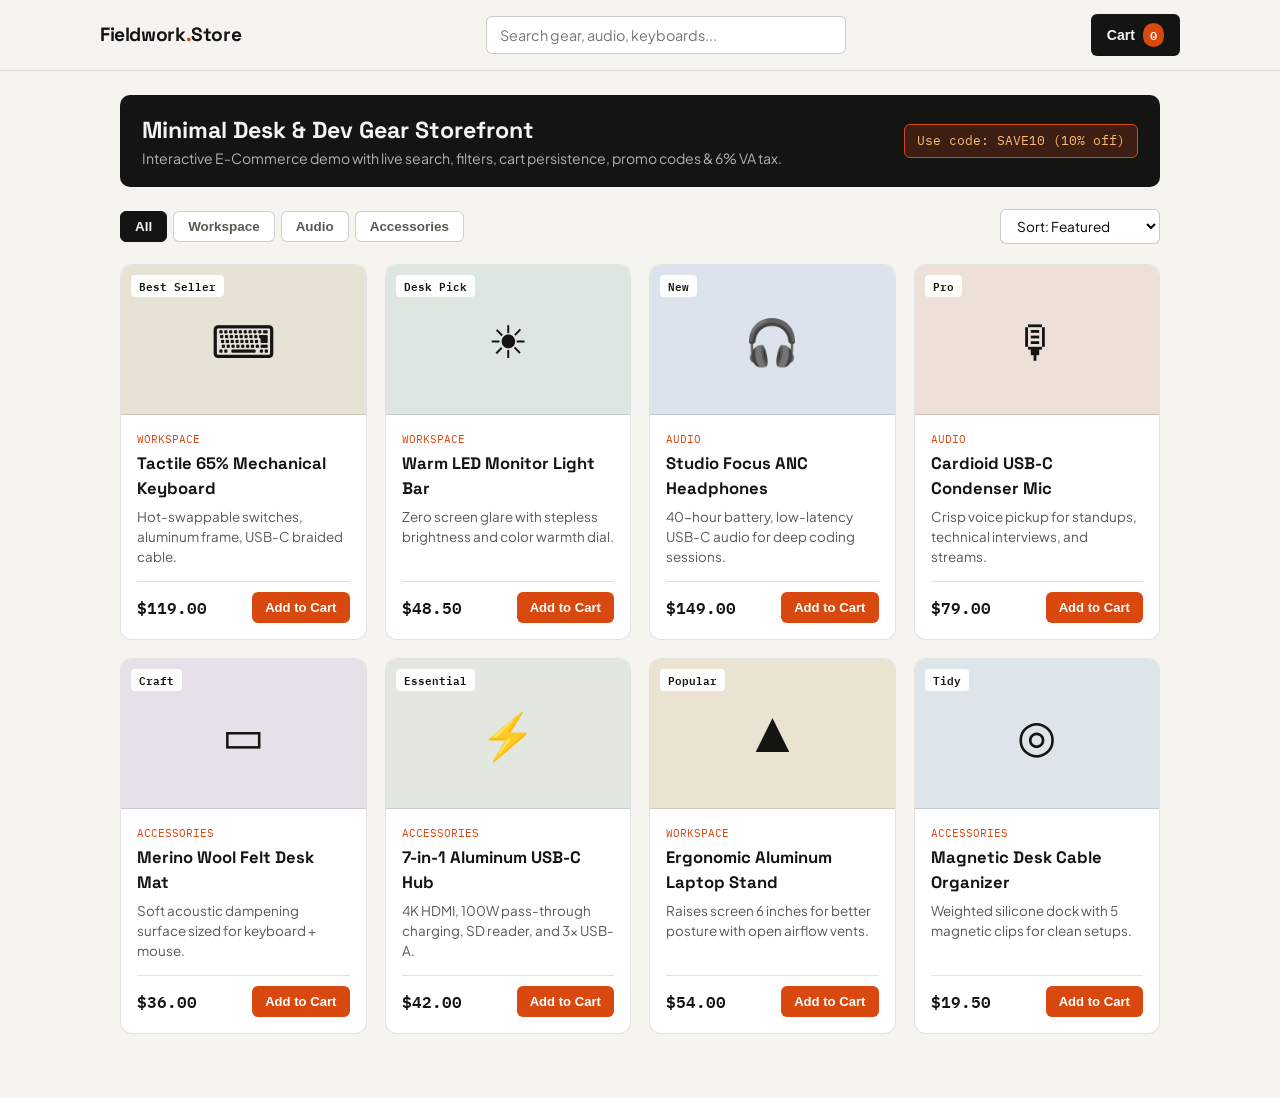
<file: projects/ecommerce/index.html>
<!DOCTYPE html>
<html lang="en">
  <head>
    <meta charset="UTF-8" />
    <meta name="viewport" content="width=device-width, initial-scale=1.0" />
    <title>Fieldwork Goods — E-Commerce Demo by Orlando Vivas</title>
    <link rel="preconnect" href="https://fonts.googleapis.com" />
    <link rel="preconnect" href="https://fonts.gstatic.com" crossorigin />
    <link
      href="https://fonts.googleapis.com/css2?family=IBM+Plex+Mono:wght@500;600&family=Plus+Jakarta+Sans:wght@400;500;600;700&family=Space+Grotesk:wght@600;700&display=swap"
      rel="stylesheet"
    />
    <style>
      :root {
        --bg: #f6f4ef;
        --surface: #ffffff;
        --surface-2: #edeae2;
        --ink: #141413;
        --muted: #5a5852;
        --border: rgba(20, 20, 19, 0.12);
        --accent: #d9480f;
        --green: #157347;
      }
      * {
        box-sizing: border-box;
        margin: 0;
        padding: 0;
      }
      body {
        font-family: "Plus Jakarta Sans", -apple-system, sans-serif;
        background: var(--bg);
        color: var(--ink);
        line-height: 1.5;
      }
      .top-bar {
        position: sticky;
        top: 0;
        z-index: 50;
        background: rgba(246, 244, 239, 0.94);
        backdrop-filter: blur(10px);
        border-bottom: 1px solid var(--border);
        padding: 14px 20px;
      }
      .top-inner {
        max-width: 1080px;
        margin: 0 auto;
        display: flex;
        flex-wrap: wrap;
        align-items: center;
        justify-content: space-between;
        gap: 12px;
      }
      .brand {
        font-family: "Space Grotesk", sans-serif;
        font-size: 1.2rem;
        font-weight: 700;
        letter-spacing: -0.02em;
      }
      .brand span {
        color: var(--accent);
      }
      .search-box {
        flex: 1;
        min-width: 200px;
        max-width: 360px;
      }
      .search-box input {
        width: 100%;
        padding: 9px 13px;
        border-radius: 6px;
        border: 1px solid rgba(20, 20, 19, 0.22);
        background: var(--surface);
        font-family: inherit;
        font-size: 0.9rem;
      }
      .cart-trigger {
        display: inline-flex;
        align-items: center;
        gap: 8px;
        padding: 9px 16px;
        border-radius: 6px;
        border: none;
        background: var(--ink);
        color: #f6f4ef;
        font-weight: 600;
        font-size: 0.88rem;
        cursor: pointer;
      }
      .cart-count {
        background: var(--accent);
        color: #fff;
        font-family: "IBM Plex Mono", monospace;
        font-size: 0.76rem;
        padding: 2px 7px;
        border-radius: 99px;
      }
      .wrap {
        max-width: 1080px;
        margin: 0 auto;
        padding: 24px 20px 64px;
      }
      .promo-strip {
        background: #141413;
        color: #f6f4ef;
        border-radius: 10px;
        padding: 18px 22px;
        display: flex;
        flex-wrap: wrap;
        align-items: center;
        justify-content: space-between;
        gap: 12px;
        margin-bottom: 22px;
      }
      .promo-strip h1 {
        font-family: "Space Grotesk", sans-serif;
        font-size: 1.45rem;
      }
      .promo-strip p {
        font-size: 0.88rem;
        color: #b5b1a7;
      }
      .promo-code {
        font-family: "IBM Plex Mono", monospace;
        font-size: 0.82rem;
        background: rgba(217, 72, 15, 0.2);
        border: 1px solid var(--accent);
        color: #fdba74;
        padding: 6px 12px;
        border-radius: 6px;
      }
      .controls {
        display: flex;
        flex-wrap: wrap;
        align-items: center;
        justify-content: space-between;
        gap: 12px;
        margin-bottom: 20px;
      }
      .cats {
        display: flex;
        flex-wrap: wrap;
        gap: 6px;
      }
      .cat-btn {
        padding: 7px 14px;
        border-radius: 6px;
        border: 1px solid rgba(20, 20, 19, 0.2);
        background: var(--surface);
        color: var(--muted);
        font-weight: 600;
        font-size: 0.84rem;
        cursor: pointer;
      }
      .cat-btn.active {
        background: var(--ink);
        color: #f6f4ef;
        border-color: var(--ink);
      }
      .sort-select {
        padding: 7px 12px;
        border-radius: 6px;
        border: 1px solid rgba(20, 20, 19, 0.22);
        background: var(--surface);
        font-family: inherit;
        font-size: 0.85rem;
      }
      .grid {
        display: grid;
        grid-template-columns: repeat(auto-fill, minmax(235px, 1fr));
        gap: 18px;
      }
      .card {
        background: var(--surface);
        border: 1px solid var(--border);
        border-radius: 12px;
        overflow: hidden;
        display: flex;
        flex-direction: column;
        transition: transform 0.18s ease, box-shadow 0.18s ease;
      }
      .card:hover {
        transform: translateY(-2px);
        box-shadow: 0 12px 26px rgba(20, 20, 19, 0.08);
      }
      .art {
        height: 150px;
        display: flex;
        align-items: center;
        justify-content: center;
        position: relative;
        border-bottom: 1px solid var(--border);
      }
      .badge {
        position: absolute;
        top: 10px;
        left: 10px;
        font-family: "IBM Plex Mono", monospace;
        font-size: 0.68rem;
        font-weight: 600;
        padding: 3px 8px;
        border-radius: 4px;
        background: rgba(255, 255, 255, 0.92);
        color: var(--ink);
      }
      .card-body {
        padding: 16px;
        display: flex;
        flex-direction: column;
        flex: 1;
      }
      .cat-label {
        font-family: "IBM Plex Mono", monospace;
        font-size: 0.7rem;
        text-transform: uppercase;
        color: var(--accent);
        margin-bottom: 4px;
      }
      .card-body h2 {
        font-family: "Space Grotesk", sans-serif;
        font-size: 1.04rem;
        margin-bottom: 5px;
      }
      .card-body p {
        font-size: 0.84rem;
        color: var(--muted);
        margin-bottom: 14px;
      }
      .card-foot {
        margin-top: auto;
        display: flex;
        align-items: center;
        justify-content: space-between;
        gap: 10px;
        padding-top: 10px;
        border-top: 1px solid var(--border);
      }
      .price {
        font-family: "IBM Plex Mono", monospace;
        font-weight: 600;
        font-size: 1rem;
      }
      .add-btn {
        padding: 8px 13px;
        border-radius: 6px;
        border: none;
        background: var(--accent);
        color: #fff;
        font-weight: 600;
        font-size: 0.82rem;
        cursor: pointer;
      }
      .add-btn:hover {
        background: #b83a09;
      }
      /* Cart Drawer */
      .drawer-bg {
        position: fixed;
        inset: 0;
        background: rgba(20, 20, 19, 0.55);
        z-index: 100;
        display: flex;
        justify-content: flex-end;
      }
      .drawer-bg[hidden] {
        display: none;
      }
      .drawer {
        width: min(410px, 100%);
        height: 100%;
        background: var(--surface);
        display: flex;
        flex-direction: column;
        padding: 20px;
        overflow-y: auto;
      }
      .drawer-head {
        display: flex;
        align-items: center;
        justify-content: space-between;
        padding-bottom: 14px;
        border-bottom: 1px solid var(--border);
      }
      .drawer-head h2 {
        font-family: "Space Grotesk", sans-serif;
        font-size: 1.2rem;
      }
      .close-btn {
        width: 34px;
        height: 34px;
        border-radius: 6px;
        border: 1px solid var(--border);
        background: var(--bg);
        font-size: 1.1rem;
        cursor: pointer;
      }
      .cart-items {
        flex: 1;
        padding: 14px 0;
        display: flex;
        flex-direction: column;
        gap: 12px;
      }
      .cart-row {
        display: flex;
        align-items: center;
        justify-content: space-between;
        gap: 10px;
        padding-bottom: 12px;
        border-bottom: 1px solid var(--border);
      }
      .cart-row strong {
        font-size: 0.9rem;
        display: block;
      }
      .cart-row small {
        font-family: "IBM Plex Mono", monospace;
        color: var(--muted);
      }
      .qty-ctrl {
        display: inline-flex;
        align-items: center;
        gap: 6px;
      }
      .qty-ctrl button {
        width: 26px;
        height: 26px;
        border-radius: 4px;
        border: 1px solid rgba(20, 20, 19, 0.2);
        background: var(--bg);
        font-weight: 700;
        cursor: pointer;
      }
      .promo-form {
        display: flex;
        gap: 6px;
        margin-bottom: 14px;
      }
      .promo-form input {
        flex: 1;
        padding: 8px 10px;
        border-radius: 6px;
        border: 1px solid rgba(20, 20, 19, 0.22);
        font-family: "IBM Plex Mono", monospace;
        font-size: 0.82rem;
      }
      .promo-form button {
        padding: 8px 12px;
        border-radius: 6px;
        border: none;
        background: var(--ink);
        color: #fff;
        font-weight: 600;
        font-size: 0.82rem;
        cursor: pointer;
      }
      .totals {
        border-top: 1px solid var(--border);
        padding-top: 12px;
        display: grid;
        gap: 6px;
        font-size: 0.88rem;
        margin-bottom: 14px;
      }
      .totals div {
        display: flex;
        justify-content: space-between;
      }
      .totals .grand {
        font-weight: 700;
        font-size: 1.05rem;
        padding-top: 6px;
        border-top: 1px solid var(--border);
      }
      .checkout-btn {
        width: 100%;
        padding: 12px;
        border-radius: 6px;
        border: none;
        background: var(--green);
        color: #fff;
        font-weight: 700;
        font-size: 0.94rem;
        cursor: pointer;
      }
      .order-msg {
        margin-top: 10px;
        padding: 10px;
        border-radius: 6px;
        background: rgba(21, 115, 71, 0.12);
        color: var(--green);
        font-size: 0.84rem;
        font-weight: 600;
      }
    </style>
  </head>
  <body>
    <header class="top-bar">
      <div class="top-inner">
        <div class="brand">Fieldwork<span>.</span>Store</div>
        <div class="search-box">
          <input type="search" id="search-input" placeholder="Search gear, audio, keyboards..." aria-label="Search products" />
        </div>
        <button type="button" class="cart-trigger" id="open-cart">
          Cart <span class="cart-count" id="cart-count">0</span>
        </button>
      </div>
    </header>

    <main class="wrap">
      <section class="promo-strip">
        <div>
          <h1>Minimal Desk &amp; Dev Gear Storefront</h1>
          <p>Interactive E-Commerce demo with live search, filters, cart persistence, promo codes &amp; 6% VA tax.</p>
        </div>
        <div class="promo-code">Use code: SAVE10 (10% off)</div>
      </section>

      <div class="controls">
        <div class="cats" role="tablist" aria-label="Product categories">
          <button type="button" class="cat-btn active" data-cat="all">All</button>
          <button type="button" class="cat-btn" data-cat="workspace">Workspace</button>
          <button type="button" class="cat-btn" data-cat="audio">Audio</button>
          <button type="button" class="cat-btn" data-cat="accessories">Accessories</button>
        </div>
        <select id="sort-select" class="sort-select" aria-label="Sort products">
          <option value="featured">Sort: Featured</option>
          <option value="low">Price: Low to High</option>
          <option value="high">Price: High to Low</option>
        </select>
      </div>

      <section class="grid" id="product-grid"></section>
    </main>

    <!-- Cart Drawer -->
    <div class="drawer-bg" id="cart-drawer" hidden>
      <aside class="drawer" role="dialog" aria-label="Shopping cart">
        <div class="drawer-head">
          <h2>Your Cart</h2>
          <button type="button" class="close-btn" id="close-cart" aria-label="Close cart">&times;</button>
        </div>
        <div class="cart-items" id="cart-items"></div>
        <form class="promo-form" id="promo-form">
          <input type="text" id="promo-input" placeholder="Promo code (SAVE10)" />
          <button type="submit">Apply</button>
        </form>
        <div class="totals" id="cart-totals"></div>
        <button type="button" class="checkout-btn" id="checkout-btn">Place Demo Order</button>
        <div class="order-msg" id="order-msg" hidden></div>
      </aside>
    </div>

    <script>
      const PRODUCTS = [
        { id: "kb-65", name: "Tactile 65% Mechanical Keyboard", cat: "workspace", price: 119.0, badge: "Best Seller", bg: "#e7e2d5", icon: "⌨", desc: "Hot-swappable switches, aluminum frame, USB-C braided cable." },
        { id: "mon-bar", name: "Warm LED Monitor Light Bar", cat: "workspace", price: 48.5, badge: "Desk Pick", bg: "#dde7e0", icon: "☀", desc: "Zero screen glare with stepless brightness and color warmth dial." },
        { id: "anc-hp", name: "Studio Focus ANC Headphones", cat: "audio", price: 149.0, badge: "New", bg: "#dce3ec", icon: "🎧", desc: "40-hour battery, low-latency USB-C audio for deep coding sessions." },
        { id: "usb-mic", name: "Cardioid USB-C Condenser Mic", cat: "audio", price: 79.0, badge: "Pro", bg: "#ece0d8", icon: "🎙", desc: "Crisp voice pickup for standups, technical interviews, and streams." },
        { id: "desk-mat", name: "Merino Wool Felt Desk Mat", cat: "accessories", price: 36.0, badge: "Craft", bg: "#e6e0ea", icon: "▭", desc: "Soft acoustic dampening surface sized for keyboard + mouse." },
        { id: "hub-7", name: "7-in-1 Aluminum USB-C Hub", cat: "accessories", price: 42.0, badge: "Essential", bg: "#e2e7df", icon: "⚡", desc: "4K HDMI, 100W pass-through charging, SD reader, and 3× USB-A." },
        { id: "stand-al", name: "Ergonomic Aluminum Laptop Stand", cat: "workspace", price: 54.0, badge: "Popular", bg: "#eae3d2", icon: "▲", desc: "Raises screen 6 inches for better posture with open airflow vents." },
        { id: "cable-kit", name: "Magnetic Desk Cable Organizer", cat: "accessories", price: 19.5, badge: "Tidy", bg: "#dde5ea", icon: "◎", desc: "Weighted silicone dock with 5 magnetic clips for clean setups." },
      ];

      let activeCat = "all";
      let searchTerm = "";
      let sortBy = "featured";
      let discountRate = 0;
      let cart = JSON.parse(localStorage.getItem("fieldwork-cart") || "{}");

      function saveCart() {
        localStorage.setItem("fieldwork-cart", JSON.stringify(cart));
      }

      function renderProducts() {
        let items = PRODUCTS.filter((p) => {
          const matchCat = activeCat === "all" || p.cat === activeCat;
          const matchSearch =
            !searchTerm ||
            p.name.toLowerCase().includes(searchTerm) ||
            p.desc.toLowerCase().includes(searchTerm);
          return matchCat && matchSearch;
        });

        if (sortBy === "low") items.sort((a, b) => a.price - b.price);
        if (sortBy === "high") items.sort((a, b) => b.price - a.price);

        const grid = document.getElementById("product-grid");
        grid.innerHTML = items
          .map(
            (p) => `
          <article class="card">
            <div class="art" style="background:${p.bg}">
              <span class="badge">${p.badge}</span>
              <span style="font-size:2.8rem;" aria-hidden="true">${p.icon}</span>
            </div>
            <div class="card-body">
              <span class="cat-label">${p.cat}</span>
              <h2>${p.name}</h2>
              <p>${p.desc}</p>
              <div class="card-foot">
                <span class="price">$${p.price.toFixed(2)}</span>
                <button type="button" class="add-btn" data-add="${p.id}">Add to Cart</button>
              </div>
            </div>
          </article>
        `
          )
          .join("");

        grid.querySelectorAll("[data-add]").forEach((btn) => {
          btn.addEventListener("click", () => {
            const id = btn.getAttribute("data-add");
            cart[id] = (cart[id] || 0) + 1;
            saveCart();
            updateCartUI();
            btn.textContent = "Added ✓";
            setTimeout(() => (btn.textContent = "Add to Cart"), 700);
          });
        });
      }

      function updateCartUI() {
        const entries = Object.entries(cart).filter(([, qty]) => qty > 0);
        const totalItems = entries.reduce((sum, [, qty]) => sum + qty, 0);
        document.getElementById("cart-count").textContent = totalItems;

        const list = document.getElementById("cart-items");
        if (!entries.length) {
          list.innerHTML = `<p style="color:#5a5852;font-size:0.9rem;">Your cart is empty. Add any item to test checkout calculations.</p>`;
        } else {
          list.innerHTML = entries
            .map(([id, qty]) => {
              const p = PRODUCTS.find((x) => x.id === id);
              if (!p) return "";
              return `
                <div class="cart-row">
                  <div>
                    <strong>${p.name}</strong>
                    <small>$${p.price.toFixed(2)} × ${qty} = $${(p.price * qty).toFixed(2)}</small>
                  </div>
                  <div class="qty-ctrl">
                    <button type="button" data-dec="${id}" aria-label="Decrease">−</button>
                    <span>${qty}</span>
                    <button type="button" data-inc="${id}" aria-label="Increase">+</button>
                  </div>
                </div>
              `;
            })
            .join("");

          list.querySelectorAll("[data-inc]").forEach((b) =>
            b.addEventListener("click", () => {
              const id = b.getAttribute("data-inc");
              cart[id] = (cart[id] || 0) + 1;
              saveCart();
              updateCartUI();
            })
          );
          list.querySelectorAll("[data-dec]").forEach((b) =>
            b.addEventListener("click", () => {
              const id = b.getAttribute("data-dec");
              cart[id] = Math.max(0, (cart[id] || 0) - 1);
              if (cart[id] === 0) delete cart[id];
              saveCart();
              updateCartUI();
            })
          );
        }

        const subtotal = entries.reduce((sum, [id, qty]) => {
          const p = PRODUCTS.find((x) => x.id === id);
          return sum + (p ? p.price * qty : 0);
        }, 0);
        const discount = subtotal * discountRate;
        const taxedBase = subtotal - discount;
        const tax = taxedBase * 0.06;
        const total = taxedBase + tax;

        document.getElementById("cart-totals").innerHTML = `
          <div><span>Subtotal</span><span>$${subtotal.toFixed(2)}</span></div>
          ${discount > 0 ? `<div style="color:#157347"><span>Promo (SAVE10)</span><span>−$${discount.toFixed(2)}</span></div>` : ""}
          <div><span>VA Sales Tax (6%)</span><span>$${tax.toFixed(2)}</span></div>
          <div class="grand"><span>Total</span><span>$${total.toFixed(2)}</span></div>
        `;
      }

      document.querySelectorAll(".cat-btn").forEach((btn) => {
        btn.addEventListener("click", () => {
          activeCat = btn.getAttribute("data-cat");
          document.querySelectorAll(".cat-btn").forEach((b) => b.classList.toggle("active", b === btn));
          renderProducts();
        });
      });

      document.getElementById("search-input").addEventListener("input", (e) => {
        searchTerm = e.target.value.trim().toLowerCase();
        renderProducts();
      });

      document.getElementById("sort-select").addEventListener("change", (e) => {
        sortBy = e.target.value;
        renderProducts();
      });

      const drawer = document.getElementById("cart-drawer");
      document.getElementById("open-cart").addEventListener("click", () => {
        document.getElementById("order-msg").hidden = true;
        drawer.hidden = false;
      });
      document.getElementById("close-cart").addEventListener("click", () => (drawer.hidden = true));
      drawer.addEventListener("click", (e) => {
        if (e.target === drawer) drawer.hidden = true;
      });

      document.getElementById("promo-form").addEventListener("submit", (e) => {
        e.preventDefault();
        const code = document.getElementById("promo-input").value.trim().toUpperCase();
        discountRate = code === "SAVE10" ? 0.1 : 0;
        updateCartUI();
      });

      document.getElementById("checkout-btn").addEventListener("click", () => {
        const msg = document.getElementById("order-msg");
        if (!Object.keys(cart).length) {
          msg.textContent = "Add at least one item before placing a demo order.";
          msg.hidden = false;
          return;
        }
        const orderId = "ORD-" + Math.floor(100000 + Math.random() * 900000);
        cart = {};
        discountRate = 0;
        saveCart();
        updateCartUI();
        msg.textContent = `Demo Order ${orderId} confirmed! Cart has been cleared.`;
        msg.hidden = false;
      });

      renderProducts();
      updateCartUI();
    </script>
  </body>
</html>
</file>
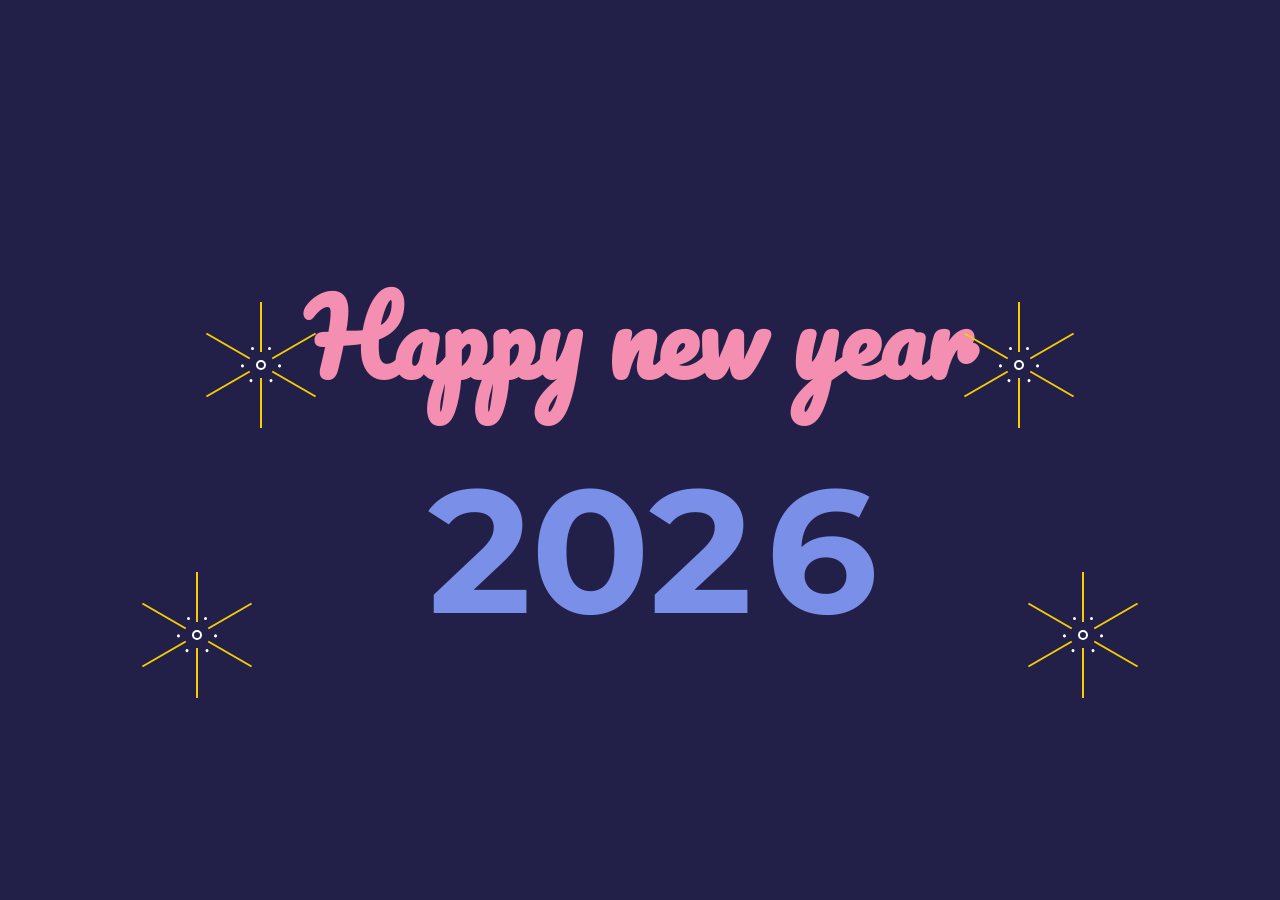
<file: projects/happy-new-year/index.html>
<!DOCTYPE html>
<html lang="en">
<head>
    <meta charset="UTF-8">
    <meta http-equiv="X-UA-Compatible" content="IE=edge">
    <meta name="viewport" content="width=device-width, initial-scale=1.0">
    <title>Happy New Year 2025</title>
    <link rel="stylesheet" href="style.css">
</head>
<body>
    <div class="feliz">Happy new year</div>
<div class="ano_novo">
  <span>202</span>
  <span class="seis">5</span>
  <span class="sete">6</span>
  <div class="balao"></div>
</div>
<div class="fogos">
  <div class="f1">
    <span><i></i></span>
    <span><i></i></span>
    <span><i></i></span>
  </div>
  <div class="f2">
    <span><i></i></span>
    <span><i></i></span>
    <span><i></i></span>
  </div>
  <div class="f3">
    <span><i></i></span>
    <span><i></i></span>
    <span><i></i></span>
  </div>
  <div class="f4">
    <span><i></i></span>
    <span><i></i></span>
    <span><i></i></span>
  </div>
</div>
</body>
</html>
</file>
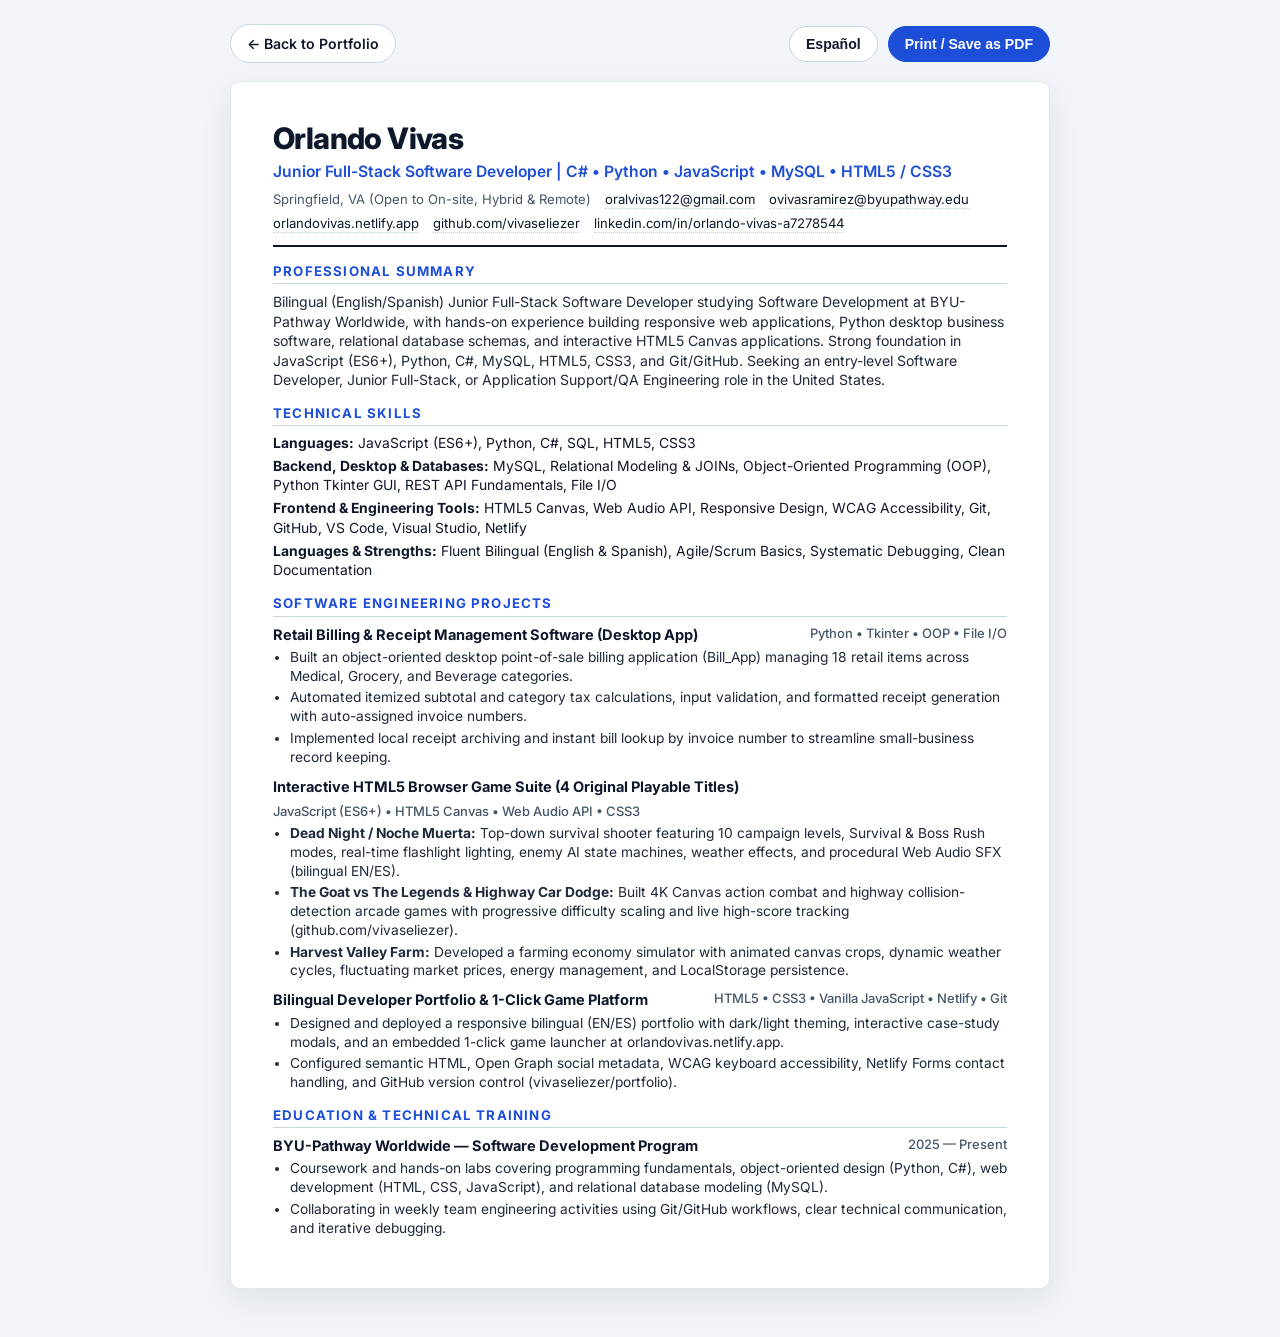
<file: resume.html>
<!DOCTYPE html>
<html lang="en">
  <head>
    <meta charset="UTF-8" />
    <meta name="viewport" content="width=device-width, initial-scale=1.0" />
    <title>Orlando Vivas — Junior Full-Stack Software Developer Resume</title>
    <link rel="preconnect" href="https://fonts.googleapis.com" />
    <link rel="preconnect" href="https://fonts.gstatic.com" crossorigin />
    <link
      href="https://fonts.googleapis.com/css2?family=Inter:wght@400;500;600;700;800&display=swap"
      rel="stylesheet"
    />
    <style>
      :root {
        --ink: #0f172a;
        --muted: #475569;
        --border: #cbd5e1;
        --accent: #1d4ed8;
        --bg-page: #f1f5f9;
      }
      * {
        box-sizing: border-box;
        margin: 0;
        padding: 0;
      }
      @page {
        size: letter;
        margin: 0.36in 0.48in;
      }
      body {
        font-family: "Inter", -apple-system, BlinkMacSystemFont, "Segoe UI", sans-serif;
        background: var(--bg-page);
        color: var(--ink);
        line-height: 1.38;
        padding: 24px 16px 48px;
      }
      .toolbar {
        max-width: 820px;
        margin: 0 auto 18px;
        display: flex;
        flex-wrap: wrap;
        align-items: center;
        justify-content: space-between;
        gap: 10px;
      }
      .toolbar-group {
        display: flex;
        gap: 10px;
      }
      .btn {
        display: inline-flex;
        align-items: center;
        gap: 6px;
        padding: 9px 16px;
        border-radius: 999px;
        font-size: 0.88rem;
        font-weight: 600;
        border: 1px solid var(--border);
        background: #ffffff;
        color: var(--ink);
        text-decoration: none;
        cursor: pointer;
      }
      .btn-primary {
        background: var(--accent);
        border-color: var(--accent);
        color: #ffffff;
      }
      .sheet {
        max-width: 820px;
        margin: 0 auto;
        background: #ffffff;
        border: 1px solid #e2e8f0;
        border-radius: 10px;
        padding: 36px 42px;
        box-shadow: 0 12px 32px rgba(15, 23, 42, 0.08);
      }
      header {
        border-bottom: 2px solid var(--ink);
        padding-bottom: 12px;
        margin-bottom: 15px;
      }
      h1 {
        font-size: 1.85rem;
        font-weight: 800;
        letter-spacing: -0.02em;
      }
      .headline {
        font-size: 0.98rem;
        font-weight: 600;
        color: var(--accent);
        margin-top: 2px;
      }
      .contact-row {
        display: flex;
        flex-wrap: wrap;
        gap: 5px 14px;
        margin-top: 7px;
        font-size: 0.82rem;
        color: var(--muted);
      }
      .contact-row a {
        color: var(--ink);
        text-decoration: none;
        border-bottom: 1px dotted var(--border);
      }
      section {
        margin-bottom: 14px;
      }
      h2 {
        font-size: 0.83rem;
        text-transform: uppercase;
        letter-spacing: 0.09em;
        color: var(--accent);
        border-bottom: 1px solid var(--border);
        padding-bottom: 3px;
        margin-bottom: 8px;
      }
      p {
        font-size: 0.88rem;
        color: #1e293b;
      }
      .skills-list {
        display: grid;
        gap: 4px;
        font-size: 0.87rem;
      }
      .skills-list strong {
        color: var(--ink);
      }
      .item {
        margin-bottom: 10px;
      }
      .item:last-child {
        margin-bottom: 0;
      }
      .item-head {
        display: flex;
        flex-wrap: wrap;
        justify-content: space-between;
        gap: 6px;
        font-weight: 700;
        font-size: 0.91rem;
      }
      .item-sub {
        font-size: 0.81rem;
        color: var(--muted);
        font-weight: 500;
      }
      ul {
        margin-top: 3px;
        padding-left: 17px;
        font-size: 0.86rem;
        color: #1e293b;
      }
      li {
        margin-bottom: 2.5px;
      }
      @media print {
        body {
          background: #ffffff;
          padding: 0;
          line-height: 1.32;
        }
        .toolbar {
          display: none;
        }
        .sheet {
          border: none;
          border-radius: 0;
          box-shadow: none;
          padding: 0;
          max-width: 100%;
        }
        header {
          padding-bottom: 9px;
          margin-bottom: 11px;
        }
        h1 {
          font-size: 1.65rem;
        }
        .headline {
          font-size: 0.9rem;
        }
        .contact-row {
          font-size: 0.77rem;
          margin-top: 5px;
          gap: 3px 12px;
        }
        section {
          margin-bottom: 10px;
        }
        h2 {
          font-size: 0.78rem;
          margin-bottom: 6px;
        }
        p,
        .skills-list {
          font-size: 0.81rem;
        }
        .item {
          margin-bottom: 7px;
        }
        .item-head {
          font-size: 0.85rem;
        }
        .item-sub {
          font-size: 0.76rem;
        }
        ul {
          font-size: 0.8rem;
        }
        li {
          margin-bottom: 2px;
        }
      }
      @media (max-width: 600px) {
        .sheet {
          padding: 24px 20px;
        }
      }
    </style>
  </head>
  <body>
    <div class="toolbar">
      <a href="./index.html" class="btn" id="back-btn">&larr; Back to Portfolio</a>
      <div class="toolbar-group">
        <button type="button" class="btn" id="lang-btn">Español</button>
        <button type="button" class="btn btn-primary" onclick="window.print()" id="print-btn">
          Print / Save as PDF
        </button>
      </div>
    </div>

    <main class="sheet">
      <header>
        <h1>Orlando Vivas</h1>
        <div class="headline" id="res-role">
          Junior Full-Stack Software Developer | C# • Python • JavaScript • MySQL • HTML5 / CSS3
        </div>
        <div class="contact-row">
          <span id="res-location">Springfield, VA (Open to On-site, Hybrid &amp; Remote)</span>
          <a href="mailto:oralvivas122@gmail.com">oralvivas122@gmail.com</a>
          <a href="mailto:ovivasramirez@byupathway.edu">ovivasramirez@byupathway.edu</a>
          <a href="https://orlandovivas.netlify.app/" target="_blank" rel="noopener noreferrer">orlandovivas.netlify.app</a>
          <a href="https://github.com/vivaseliezer" target="_blank" rel="noopener noreferrer">github.com/vivaseliezer</a>
          <a href="https://www.linkedin.com/in/orlando-vivas-a7278544/" target="_blank" rel="noopener noreferrer">linkedin.com/in/orlando-vivas-a7278544</a>
        </div>
      </header>

      <section>
        <h2 id="sec-summary">Professional Summary</h2>
        <p id="res-summary">
          Bilingual (English/Spanish) Junior Full-Stack Software Developer studying Software Development at BYU-Pathway Worldwide, with hands-on experience building responsive web applications, Python desktop business software, relational database schemas, and interactive HTML5 Canvas applications. Strong foundation in JavaScript (ES6+), Python, C#, MySQL, HTML5, CSS3, and Git/GitHub. Seeking an entry-level Software Developer, Junior Full-Stack, or Application Support/QA Engineering role in the United States.
        </p>
      </section>

      <section>
        <h2 id="sec-skills">Technical Skills</h2>
        <div class="skills-list">
          <div><strong id="lbl-lang">Languages:</strong> JavaScript (ES6+), Python, C#, SQL, HTML5, CSS3</div>
          <div><strong id="lbl-back">Backend, Desktop &amp; Databases:</strong> MySQL, Relational Modeling &amp; JOINs, Object-Oriented Programming (OOP), Python Tkinter GUI, REST API Fundamentals, File I/O</div>
          <div><strong id="lbl-tools">Frontend &amp; Engineering Tools:</strong> HTML5 Canvas, Web Audio API, Responsive Design, WCAG Accessibility, Git, GitHub, VS Code, Visual Studio, Netlify</div>
          <div><strong id="lbl-spoken">Languages &amp; Strengths:</strong> Fluent Bilingual (English &amp; Spanish), Agile/Scrum Basics, Systematic Debugging, Clean Documentation</div>
        </div>
      </section>

      <section>
        <h2 id="sec-projects">Software Engineering Projects</h2>

        <div class="item">
          <div class="item-head">
            <span id="p1-title">Retail Billing &amp; Receipt Management Software (Desktop App)</span>
            <span class="item-sub">Python • Tkinter • OOP • File I/O</span>
          </div>
          <ul>
            <li id="p1-b1">Built an object-oriented desktop point-of-sale billing application (Bill_App) managing 18 retail items across Medical, Grocery, and Beverage categories.</li>
            <li id="p1-b2">Automated itemized subtotal and category tax calculations, input validation, and formatted receipt generation with auto-assigned invoice numbers.</li>
            <li id="p1-b3">Implemented local receipt archiving and instant bill lookup by invoice number to streamline small-business record keeping.</li>
          </ul>
        </div>

        <div class="item">
          <div class="item-head">
            <span id="p2-title">Interactive HTML5 Browser Game Suite (4 Original Playable Titles)</span>
            <span class="item-sub">JavaScript (ES6+) • HTML5 Canvas • Web Audio API • CSS3</span>
          </div>
          <ul>
            <li id="p2-b1"><strong>Dead Night / Noche Muerta:</strong> Top-down survival shooter featuring 10 campaign levels, Survival &amp; Boss Rush modes, real-time flashlight lighting, enemy AI state machines, weather effects, and procedural Web Audio SFX (bilingual EN/ES).</li>
            <li id="p2-b2"><strong>The Goat vs The Legends &amp; Highway Car Dodge:</strong> Built 4K Canvas action combat and highway collision-detection arcade games with progressive difficulty scaling and live high-score tracking (github.com/vivaseliezer).</li>
            <li id="p2-b3"><strong>Harvest Valley Farm:</strong> Developed a farming economy simulator with animated canvas crops, dynamic weather cycles, fluctuating market prices, energy management, and LocalStorage persistence.</li>
          </ul>
        </div>

        <div class="item">
          <div class="item-head">
            <span id="p3-title">Bilingual Developer Portfolio &amp; 1-Click Game Platform</span>
            <span class="item-sub">HTML5 • CSS3 • Vanilla JavaScript • Netlify • Git</span>
          </div>
          <ul>
            <li id="p3-b1">Designed and deployed a responsive bilingual (EN/ES) portfolio with dark/light theming, interactive case-study modals, and an embedded 1-click game launcher at orlandovivas.netlify.app.</li>
            <li id="p3-b2">Configured semantic HTML, Open Graph social metadata, WCAG keyboard accessibility, Netlify Forms contact handling, and GitHub version control (vivaseliezer/portfolio).</li>
          </ul>
        </div>
      </section>

      <section>
        <h2 id="sec-edu">Education &amp; Technical Training</h2>
        <div class="item">
          <div class="item-head">
            <span id="edu-title">BYU-Pathway Worldwide — Software Development Program</span>
            <span class="item-sub">2025 — Present</span>
          </div>
          <ul>
            <li id="edu-b1">Coursework and hands-on labs covering programming fundamentals, object-oriented design (Python, C#), web development (HTML, CSS, JavaScript), and relational database modeling (MySQL).</li>
            <li id="edu-b2">Collaborating in weekly team engineering activities using Git/GitHub workflows, clear technical communication, and iterative debugging.</li>
          </ul>
        </div>
      </section>
    </main>

    <script>
      (function () {
        let lang = localStorage.getItem("portfolio-lang") || "en";
        const COPY = {
          en: {
            back: "← Back to Portfolio",
            toggle: "Español",
            print: "Print / Save as PDF",
            location: "Springfield, VA (Open to On-site, Hybrid & Remote)",
            secSummary: "Professional Summary",
            secSkills: "Technical Skills",
            secProjects: "Software Engineering Projects",
            secEdu: "Education & Technical Training",
            summary:
              "Bilingual (English/Spanish) Junior Full-Stack Software Developer studying Software Development at BYU-Pathway Worldwide, with hands-on experience building responsive web applications, Python desktop business software, relational database schemas, and interactive HTML5 Canvas applications. Strong foundation in JavaScript (ES6+), Python, C#, MySQL, HTML5, CSS3, and Git/GitHub. Seeking an entry-level Software Developer, Junior Full-Stack, or Application Support/QA Engineering role in the United States.",
          },
          es: {
            back: "← Volver al Portafolio",
            toggle: "English",
            print: "Imprimir / Guardar PDF",
            location: "Springfield, VA (Presencial, Híbrido y Remoto)",
            secSummary: "Perfil Profesional",
            secSkills: "Habilidades Técnicas",
            secProjects: "Proyectos de Ingeniería de Software",
            secEdu: "Educación y Formación Técnica",
            summary:
              "Desarrollador Junior Full-Stack bilingüe (Inglés/Español), estudiante de Desarrollo de Software en BYU-Pathway Worldwide, con experiencia práctica creando aplicaciones web responsivas, software de escritorio en Python, bases de datos relacionales y aplicaciones interactivas en HTML5 Canvas. Bases sólidas en JavaScript (ES6+), Python, C#, MySQL, HTML5, CSS3 y Git/GitHub.",
          },
        };
        function render() {
          const c = COPY[lang] || COPY.en;
          document.documentElement.lang = lang;
          document.getElementById("back-btn").textContent = c.back;
          document.getElementById("lang-btn").textContent = c.toggle;
          document.getElementById("print-btn").textContent = c.print;
          document.getElementById("res-location").textContent = c.location;
          document.getElementById("sec-summary").textContent = c.secSummary;
          document.getElementById("sec-skills").textContent = c.secSkills;
          document.getElementById("sec-projects").textContent = c.secProjects;
          document.getElementById("sec-edu").textContent = c.secEdu;
          document.getElementById("res-summary").textContent = c.summary;
        }
        document.getElementById("lang-btn").addEventListener("click", () => {
          lang = lang === "en" ? "es" : "en";
          localStorage.setItem("portfolio-lang", lang);
          render();
        });
        render();
      })();
    </script>
  </body>
</html>
</file>
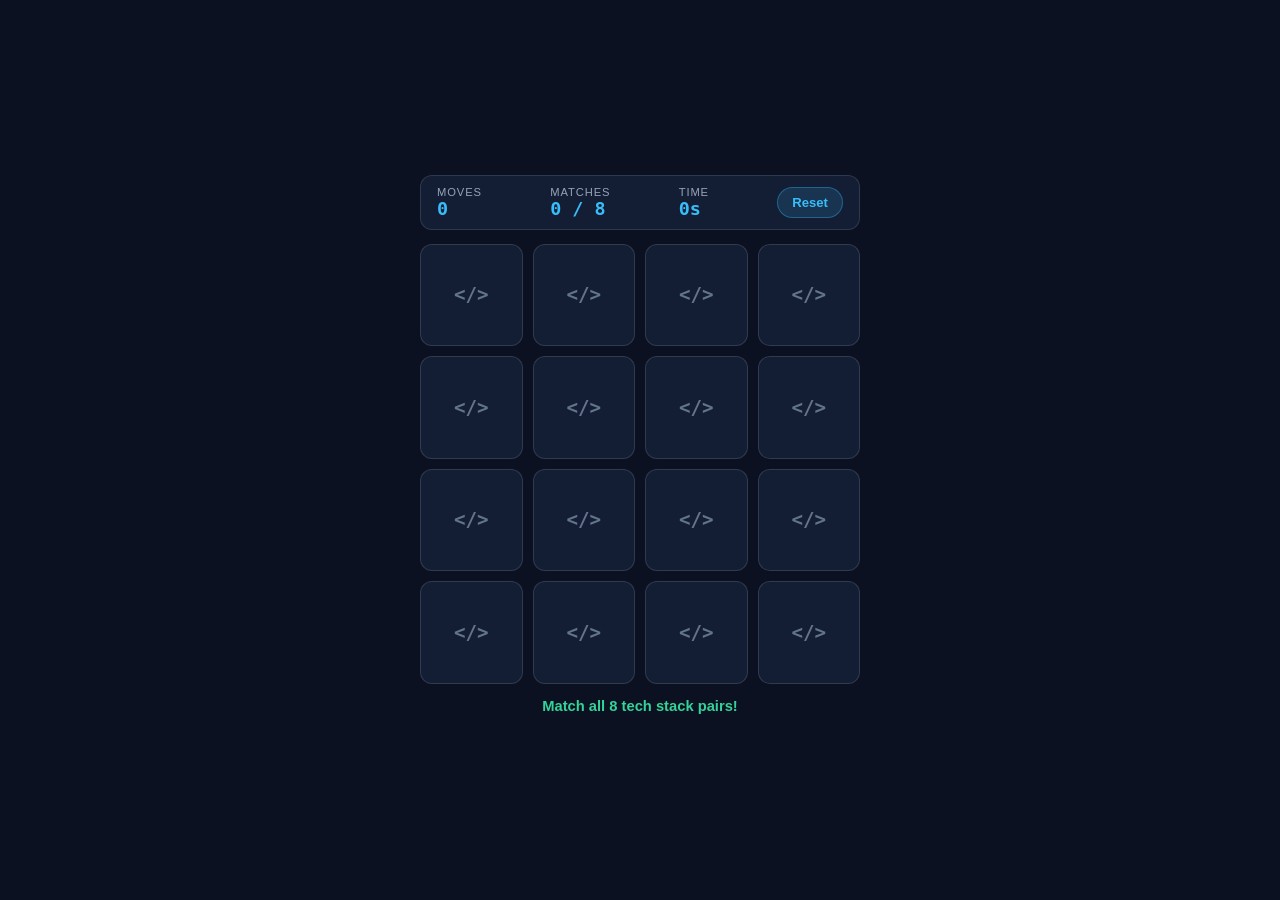
<file: games/memory.html>
<!DOCTYPE html>
<html lang="en">
  <head>
    <meta charset="UTF-8" />
    <meta name="viewport" content="width=device-width, initial-scale=1.0" />
    <title>Dev Stack Memory — Playable Demo</title>
    <style>
      * {
        box-sizing: border-box;
        margin: 0;
        padding: 0;
      }
      body {
        font-family: "Inter", -apple-system, BlinkMacSystemFont, "Segoe UI", sans-serif;
        background: #0b1120;
        color: #f1f5f9;
        min-height: 100vh;
        display: flex;
        flex-direction: column;
        align-items: center;
        justify-content: center;
        padding: 18px;
      }
      .top-bar {
        width: 100%;
        max-width: 440px;
        display: flex;
        align-items: center;
        justify-content: space-between;
        background: #131e35;
        border: 1px solid rgba(148, 163, 184, 0.2);
        border-radius: 12px;
        padding: 10px 16px;
        margin-bottom: 14px;
      }
      .metric-label {
        font-size: 0.7rem;
        text-transform: uppercase;
        letter-spacing: 0.08em;
        color: #94a3b8;
      }
      .metric-val {
        font-family: ui-monospace, SFMono-Regular, Menlo, monospace;
        font-size: 1.15rem;
        font-weight: 700;
        color: #38bdf8;
      }
      .restart-btn {
        background: rgba(56, 189, 248, 0.14);
        color: #38bdf8;
        border: 1px solid rgba(56, 189, 248, 0.35);
        padding: 7px 14px;
        border-radius: 999px;
        font-weight: 600;
        font-size: 0.82rem;
        cursor: pointer;
      }
      .restart-btn:hover {
        background: #38bdf8;
        color: #0b1120;
      }
      .grid {
        width: 100%;
        max-width: 440px;
        display: grid;
        grid-template-columns: repeat(4, 1fr);
        gap: 10px;
      }
      .card {
        aspect-ratio: 1 / 1;
        border-radius: 12px;
        border: 1px solid rgba(148, 163, 184, 0.22);
        background: #131e35;
        color: #f8fafc;
        font-family: ui-monospace, SFMono-Regular, Menlo, monospace;
        font-size: 1.05rem;
        font-weight: 700;
        cursor: pointer;
        display: flex;
        flex-direction: column;
        align-items: center;
        justify-content: center;
        gap: 4px;
        transition: transform 0.2s ease, background 0.2s ease, border-color 0.2s ease;
      }
      .card:hover:not(.matched):not(.flipped) {
        border-color: #38bdf8;
        transform: translateY(-2px);
      }
      .card .back-mark {
        color: #64748b;
        font-size: 1.2rem;
      }
      .card .face {
        display: none;
        flex-direction: column;
        align-items: center;
        gap: 3px;
      }
      .card .face small {
        font-size: 0.65rem;
        font-weight: 500;
        color: #94a3b8;
      }
      .card.flipped .back-mark,
      .card.matched .back-mark {
        display: none;
      }
      .card.flipped .face,
      .card.matched .face {
        display: flex;
      }
      .card.flipped {
        background: #1e293b;
        border-color: #38bdf8;
      }
      .card.matched {
        background: rgba(16, 185, 129, 0.16);
        border-color: #10b981;
        color: #34d399;
        cursor: default;
      }
      .banner {
        margin-top: 14px;
        min-height: 28px;
        font-size: 0.92rem;
        font-weight: 600;
        color: #34d399;
        text-align: center;
      }
    </style>
  </head>
  <body>
    <div class="top-bar">
      <div>
        <div class="metric-label">Moves</div>
        <div class="metric-val" id="moves">0</div>
      </div>
      <div>
        <div class="metric-label">Matches</div>
        <div class="metric-val" id="matches">0 / 8</div>
      </div>
      <div>
        <div class="metric-label">Time</div>
        <div class="metric-val" id="timer">0s</div>
      </div>
      <button class="restart-btn" id="restart">Reset</button>
    </div>

    <div class="grid" id="grid" aria-label="Memory card board"></div>
    <div class="banner" id="banner">Match all 8 tech stack pairs!</div>

    <script>
      const PAIRS = [
        { code: "C#", label: ".NET" },
        { code: "PY", label: "Python" },
        { code: "JS", label: "ES6+" },
        { code: "SQL", label: "MySQL" },
        { code: "HTML", label: "Semantic" },
        { code: "CSS", label: "Grid/Flex" },
        { code: "GIT", label: "Version" },
        { code: "API", label: "REST" },
      ];

      const gridEl = document.getElementById("grid");
      const movesEl = document.getElementById("moves");
      const matchesEl = document.getElementById("matches");
      const timerEl = document.getElementById("timer");
      const bannerEl = document.getElementById("banner");
      const restartBtn = document.getElementById("restart");

      let firstCard = null;
      let secondCard = null;
      let lock = false;
      let moves = 0;
      let matchedPairs = 0;
      let seconds = 0;
      let timerId = null;

      function shuffle(list) {
        const arr = [...list];
        for (let i = arr.length - 1; i > 0; i--) {
          const j = Math.floor(Math.random() * (i + 1));
          [arr[i], arr[j]] = [arr[j], arr[i]];
        }
        return arr;
      }

      function startTimer() {
        if (timerId) return;
        timerId = setInterval(() => {
          seconds += 1;
          timerEl.textContent = seconds + "s";
        }, 1000);
      }

      function init() {
        clearInterval(timerId);
        timerId = null;
        firstCard = null;
        secondCard = null;
        lock = false;
        moves = 0;
        matchedPairs = 0;
        seconds = 0;
        movesEl.textContent = "0";
        matchesEl.textContent = "0 / 8";
        timerEl.textContent = "0s";
        bannerEl.textContent = "Match all 8 tech stack pairs!";

        const deck = shuffle([...PAIRS, ...PAIRS]);
        gridEl.innerHTML = "";

        deck.forEach((item) => {
          const btn = document.createElement("button");
          btn.type = "button";
          btn.className = "card";
          btn.dataset.code = item.code;
          btn.innerHTML = `
            <span class="back-mark">&lt;/&gt;</span>
            <span class="face">
              <span>${item.code}</span>
              <small>${item.label}</small>
            </span>
          `;
          btn.addEventListener("click", () => flipCard(btn));
          gridEl.appendChild(btn);
        });
      }

      function flipCard(card) {
        if (lock || card.classList.contains("flipped") || card.classList.contains("matched")) return;
        startTimer();
        card.classList.add("flipped");

        if (!firstCard) {
          firstCard = card;
          return;
        }

        secondCard = card;
        moves += 1;
        movesEl.textContent = moves;
        lock = true;

        if (firstCard.dataset.code === secondCard.dataset.code) {
          firstCard.classList.add("matched");
          secondCard.classList.add("matched");
          matchedPairs += 1;
          matchesEl.textContent = `${matchedPairs} / ${PAIRS.length}`;
          resetTurn();

          if (matchedPairs === PAIRS.length) {
            clearInterval(timerId);
            bannerEl.textContent = `Cleared in ${moves} moves and ${seconds}s!`;
          }
        } else {
          setTimeout(() => {
            firstCard.classList.remove("flipped");
            secondCard.classList.remove("flipped");
            resetTurn();
          }, 680);
        }
      }

      function resetTurn() {
        firstCard = null;
        secondCard = null;
        lock = false;
      }

      restartBtn.addEventListener("click", init);
      init();
    </script>
  </body>
</html>
</file>
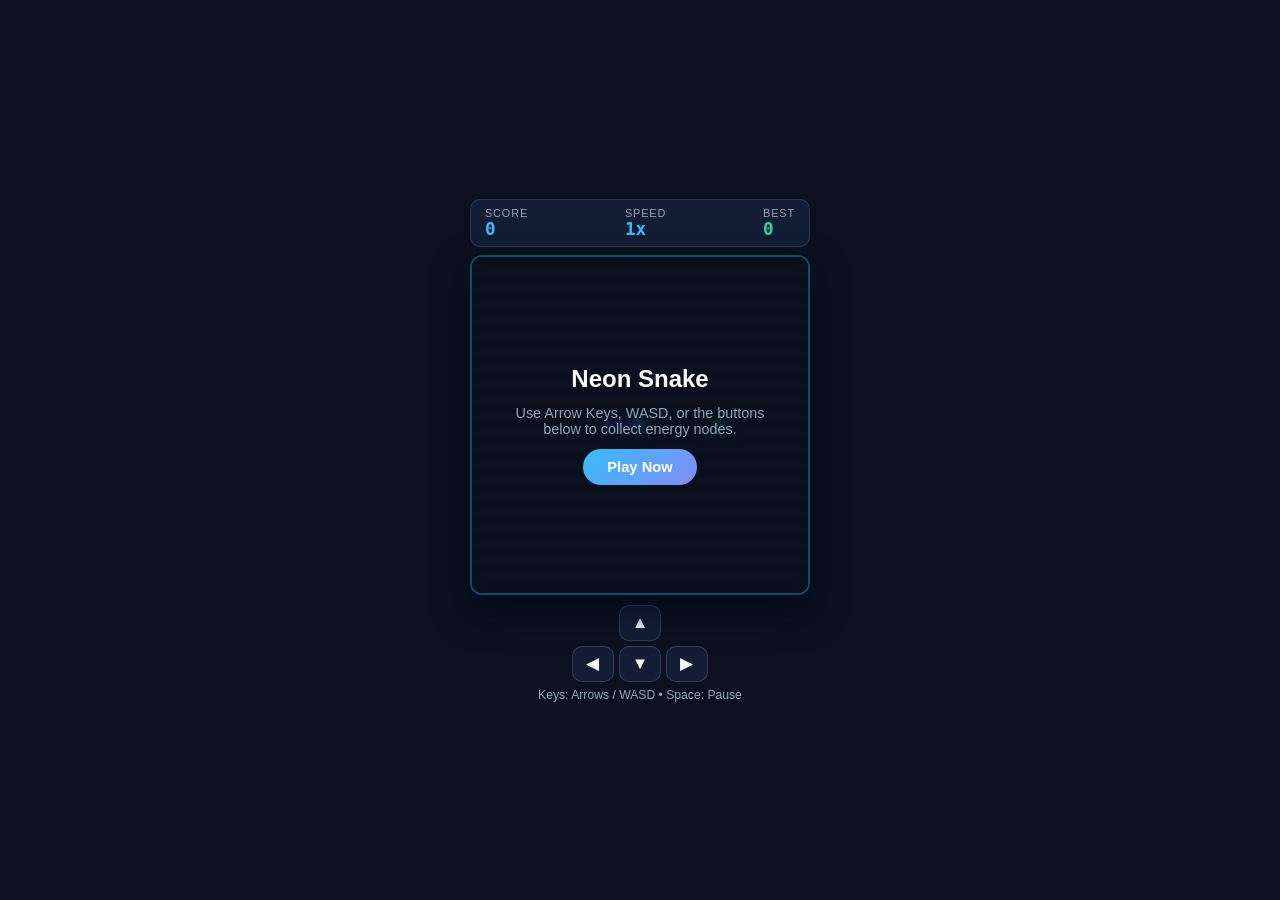
<file: games/snake.html>
<!DOCTYPE html>
<html lang="en">
  <head>
    <meta charset="UTF-8" />
    <meta name="viewport" content="width=device-width, initial-scale=1.0" />
    <title>Neon Snake — Playable Demo</title>
    <style>
      * {
        box-sizing: border-box;
        margin: 0;
        padding: 0;
      }
      body {
        font-family: "Inter", -apple-system, BlinkMacSystemFont, "Segoe UI", sans-serif;
        background: #0b1120;
        color: #f1f5f9;
        min-height: 100vh;
        display: flex;
        flex-direction: column;
        align-items: center;
        justify-content: center;
        padding: 10px 14px;
        user-select: none;
      }
      .hud {
        width: 100%;
        max-width: 340px;
        display: flex;
        align-items: center;
        justify-content: space-between;
        margin-bottom: 8px;
        background: #131e35;
        border: 1px solid rgba(148, 163, 184, 0.2);
        border-radius: 10px;
        padding: 7px 14px;
      }
      .stat-label {
        font-size: 0.68rem;
        text-transform: uppercase;
        letter-spacing: 0.08em;
        color: #94a3b8;
      }
      .stat-value {
        font-family: ui-monospace, SFMono-Regular, Menlo, monospace;
        font-size: 1.1rem;
        font-weight: 700;
        color: #38bdf8;
      }
      .stat-value.best {
        color: #34d399;
      }
      .stage {
        position: relative;
        width: 100%;
        max-width: 340px;
        aspect-ratio: 1 / 1;
        border-radius: 12px;
        overflow: hidden;
        border: 2px solid rgba(56, 189, 248, 0.35);
        box-shadow: 0 16px 36px rgba(2, 6, 23, 0.6);
        background: #070c18;
      }
      canvas {
        display: block;
        width: 100%;
        height: 100%;
      }
      .overlay {
        position: absolute;
        inset: 0;
        background: rgba(11, 17, 32, 0.84);
        backdrop-filter: blur(4px);
        display: flex;
        flex-direction: column;
        align-items: center;
        justify-content: center;
        text-align: center;
        padding: 20px;
        gap: 12px;
      }
      .overlay.hidden {
        display: none;
      }
      .overlay h2 {
        font-size: 1.5rem;
        color: #f8fafc;
      }
      .overlay p {
        font-size: 0.9rem;
        color: #94a3b8;
        max-width: 280px;
      }
      .btn {
        background: linear-gradient(135deg, #38bdf8, #818cf8);
        color: #fff;
        border: none;
        padding: 10px 24px;
        border-radius: 999px;
        font-weight: 700;
        font-size: 0.92rem;
        cursor: pointer;
        transition: transform 0.15s ease;
      }
      .btn:hover {
        transform: translateY(-2px);
      }
      .controls {
        margin-top: 10px;
        display: flex;
        flex-direction: column;
        align-items: center;
        gap: 6px;
      }
      .hint {
        font-size: 0.76rem;
        color: #94a3b8;
      }
      .dpad {
        display: grid;
        grid-template-columns: repeat(3, 42px);
        grid-template-rows: repeat(2, 36px);
        gap: 5px;
      }
      .dpad button {
        border-radius: 10px;
        border: 1px solid rgba(148, 163, 184, 0.25);
        background: #131e35;
        color: #f1f5f9;
        font-size: 1.05rem;
        cursor: pointer;
      }
      .dpad button:active {
        background: #38bdf8;
        color: #0b1120;
      }
      .up { grid-column: 2; grid-row: 1; }
      .left { grid-column: 1; grid-row: 2; }
      .down { grid-column: 2; grid-row: 2; }
      .right { grid-column: 3; grid-row: 2; }
    </style>
  </head>
  <body>
    <div class="hud">
      <div>
        <div class="stat-label">Score</div>
        <div class="stat-value" id="score">0</div>
      </div>
      <div>
        <div class="stat-label">Speed</div>
        <div class="stat-value" id="speed">1x</div>
      </div>
      <div>
        <div class="stat-label">Best</div>
        <div class="stat-value best" id="best">0</div>
      </div>
    </div>

    <div class="stage">
      <canvas id="board" width="420" height="420"></canvas>
      <div class="overlay" id="overlay">
        <h2 id="overlay-title">Neon Snake</h2>
        <p id="overlay-msg">Use Arrow Keys, WASD, or the buttons below to collect energy nodes.</p>
        <button class="btn" id="start-btn">Play Now</button>
      </div>
    </div>

    <div class="controls">
      <div class="dpad" aria-label="Touch directional controls">
        <button type="button" class="up" data-dir="up" aria-label="Up">&#9650;</button>
        <button type="button" class="left" data-dir="left" aria-label="Left">&#9664;</button>
        <button type="button" class="down" data-dir="down" aria-label="Down">&#9660;</button>
        <button type="button" class="right" data-dir="right" aria-label="Right">&#9654;</button>
      </div>
      <span class="hint">Keys: Arrows / WASD &bull; Space: Pause</span>
    </div>

    <script>
      const canvas = document.getElementById("board");
      const ctx = canvas.getContext("2d");
      const scoreEl = document.getElementById("score");
      const speedEl = document.getElementById("speed");
      const bestEl = document.getElementById("best");
      const overlay = document.getElementById("overlay");
      const overlayTitle = document.getElementById("overlay-title");
      const overlayMsg = document.getElementById("overlay-msg");
      const startBtn = document.getElementById("start-btn");

      const GRID = 21;
      const CELL = canvas.width / GRID;
      let snake, dir, nextDir, food, score, best, loopId, tickMs, running, paused;

      best = Number(localStorage.getItem("orlando-snake-best") || 0);
      bestEl.textContent = best;

      function randomFood() {
        let pos;
        do {
          pos = {
            x: Math.floor(Math.random() * GRID),
            y: Math.floor(Math.random() * GRID),
          };
        } while (snake.some((s) => s.x === pos.x && s.y === pos.y));
        return pos;
      }

      function initGame() {
        snake = [
          { x: 10, y: 10 },
          { x: 9, y: 10 },
          { x: 8, y: 10 },
        ];
        dir = { x: 1, y: 0 };
        nextDir = { x: 1, y: 0 };
        score = 0;
        tickMs = 135;
        running = true;
        paused = false;
        food = randomFood();
        scoreEl.textContent = "0";
        speedEl.textContent = "1.0x";
        overlay.classList.add("hidden");
        clearTimeout(loopId);
        step();
      }

      function setDirection(name) {
        if (!running) return;
        const map = {
          up: { x: 0, y: -1 },
          down: { x: 0, y: 1 },
          left: { x: -1, y: 0 },
          right: { x: 1, y: 0 },
        };
        const candidate = map[name];
        if (!candidate) return;
        if (candidate.x + dir.x === 0 && candidate.y + dir.y === 0) return;
        nextDir = candidate;
      }

      function step() {
        if (!running) return;
        if (paused) {
          loopId = setTimeout(step, 120);
          return;
        }

        dir = nextDir;
        const head = { x: snake[0].x + dir.x, y: snake[0].y + dir.y };

        const hitWall = head.x < 0 || head.x >= GRID || head.y < 0 || head.y >= GRID;
        const hitSelf = snake.some((seg) => seg.x === head.x && seg.y === head.y);

        if (hitWall || hitSelf) {
          gameOver();
          return;
        }

        snake.unshift(head);

        if (head.x === food.x && head.y === food.y) {
          score += 10;
          scoreEl.textContent = score;
          if (score > best) {
            best = score;
            bestEl.textContent = best;
            localStorage.setItem("orlando-snake-best", String(best));
          }
          tickMs = Math.max(68, 135 - Math.floor(score / 20) * 6);
          speedEl.textContent = (135 / tickMs).toFixed(1) + "x";
          food = randomFood();
        } else {
          snake.pop();
        }

        draw();
        loopId = setTimeout(step, tickMs);
      }

      function draw() {
        ctx.fillStyle = "#070c18";
        ctx.fillRect(0, 0, canvas.width, canvas.height);

        // Subtle grid
        ctx.strokeStyle = "rgba(148, 163, 184, 0.06)";
        ctx.lineWidth = 1;
        for (let i = 1; i < GRID; i++) {
          ctx.beginPath();
          ctx.moveTo(i * CELL, 0);
          ctx.lineTo(i * CELL, canvas.height);
          ctx.stroke();
          ctx.beginPath();
          ctx.moveTo(0, i * CELL);
          ctx.lineTo(canvas.width, i * CELL);
          ctx.stroke();
        }

        // Food glow
        ctx.fillStyle = "#34d399";
        ctx.shadowColor = "#10b981";
        ctx.shadowBlur = 14;
        ctx.beginPath();
        ctx.arc(food.x * CELL + CELL / 2, food.y * CELL + CELL / 2, CELL * 0.36, 0, Math.PI * 2);
        ctx.fill();
        ctx.shadowBlur = 0;

        // Snake segments
        snake.forEach((seg, idx) => {
          const isHead = idx === 0;
          ctx.fillStyle = isHead ? "#38bdf8" : idx % 2 === 0 ? "#6366f1" : "#4f46e5";
          const pad = isHead ? 1.5 : 2.5;
          ctx.beginPath();
          ctx.roundRect(seg.x * CELL + pad, seg.y * CELL + pad, CELL - pad * 2, CELL - pad * 2, 5);
          ctx.fill();
        });
      }

      function gameOver() {
        running = false;
        clearTimeout(loopId);
        overlayTitle.textContent = "Game Over";
        overlayMsg.textContent = `Final Score: ${score} • Best: ${best}`;
        startBtn.textContent = "Play Again";
        overlay.classList.remove("hidden");
      }

      window.addEventListener("keydown", (e) => {
        const keyMap = {
          ArrowUp: "up",
          w: "up",
          W: "up",
          ArrowDown: "down",
          s: "down",
          S: "down",
          ArrowLeft: "left",
          a: "left",
          A: "left",
          ArrowRight: "right",
          d: "right",
          D: "right",
        };
        if (keyMap[e.key]) {
          e.preventDefault();
          setDirection(keyMap[e.key]);
        } else if (e.code === "Space" && running) {
          e.preventDefault();
          paused = !paused;
        }
      });

      document.querySelectorAll("[data-dir]").forEach((btn) => {
        btn.addEventListener("click", () => setDirection(btn.getAttribute("data-dir")));
      });

      startBtn.addEventListener("click", initGame);

      // Initial idle draw
      snake = [{ x: 10, y: 10 }, { x: 9, y: 10 }, { x: 8, y: 10 }];
      food = { x: 15, y: 10 };
      draw();
    </script>
  </body>
</html>
</file>
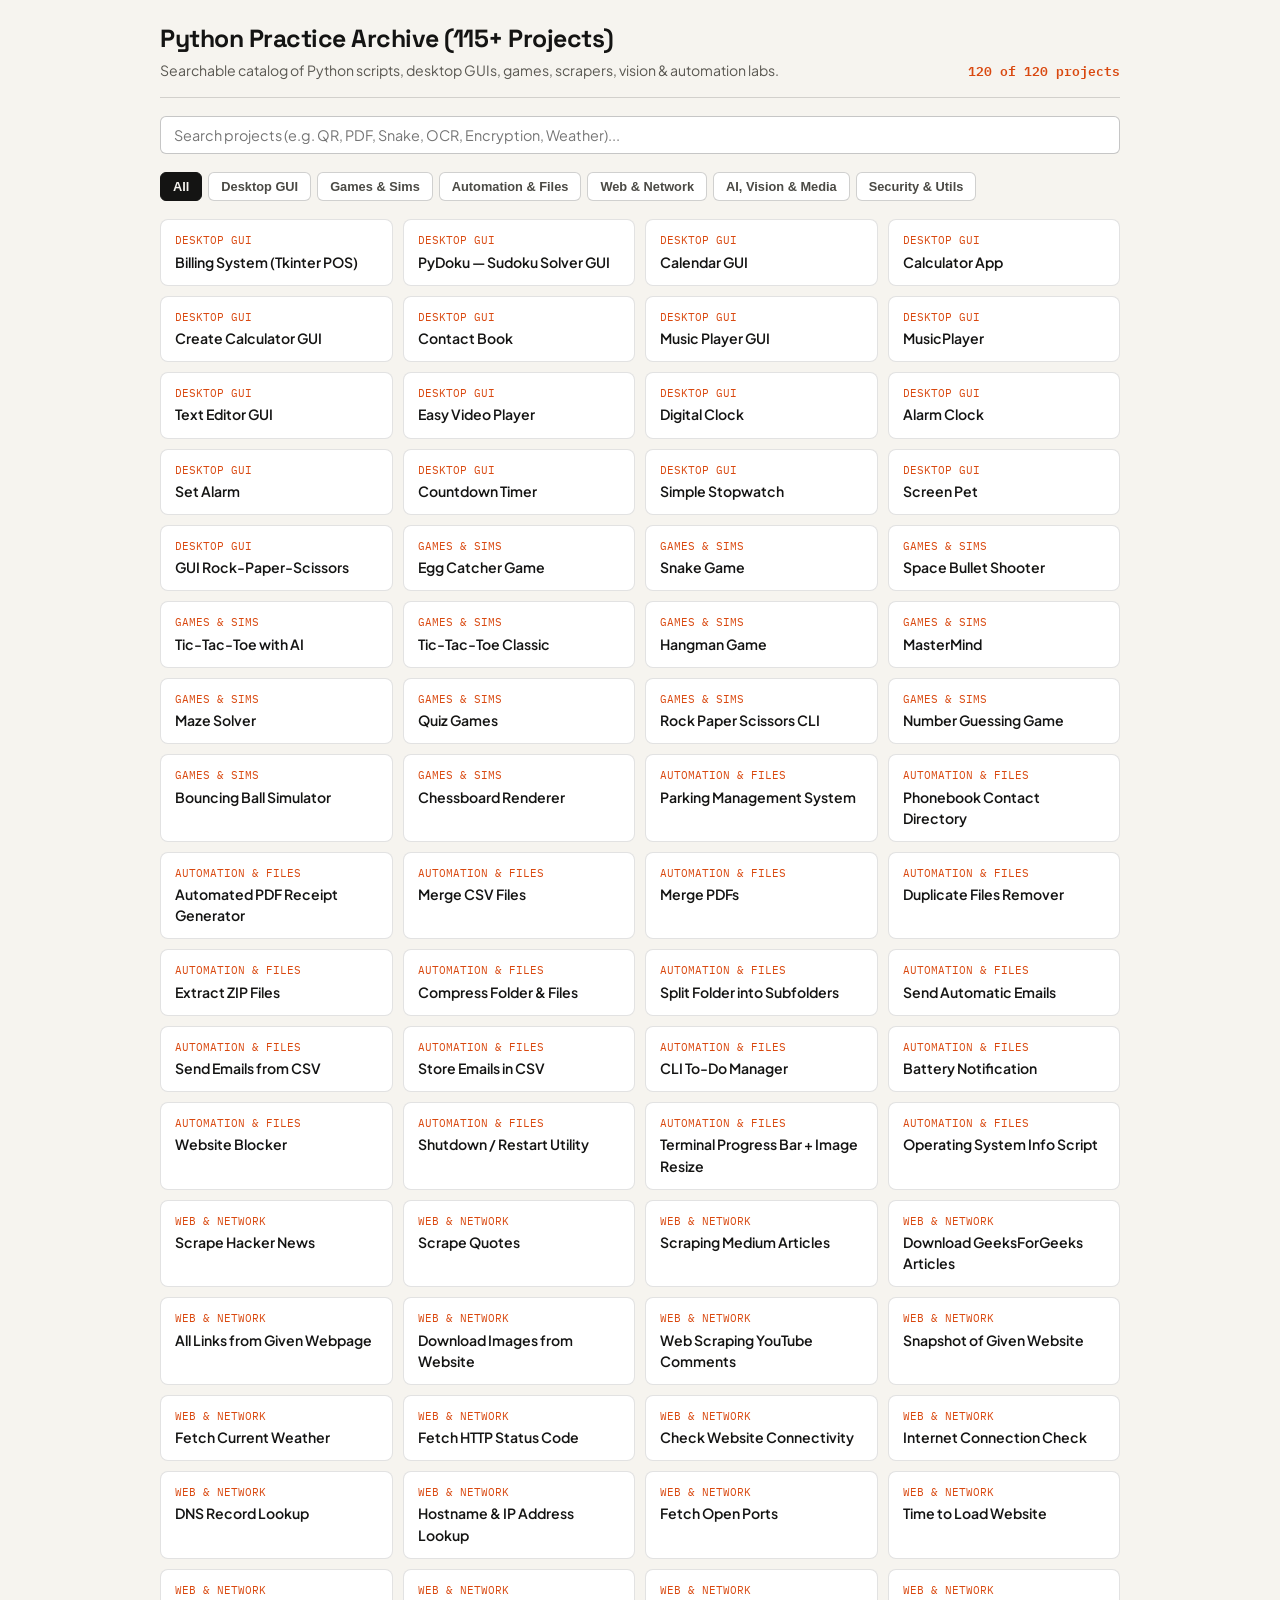
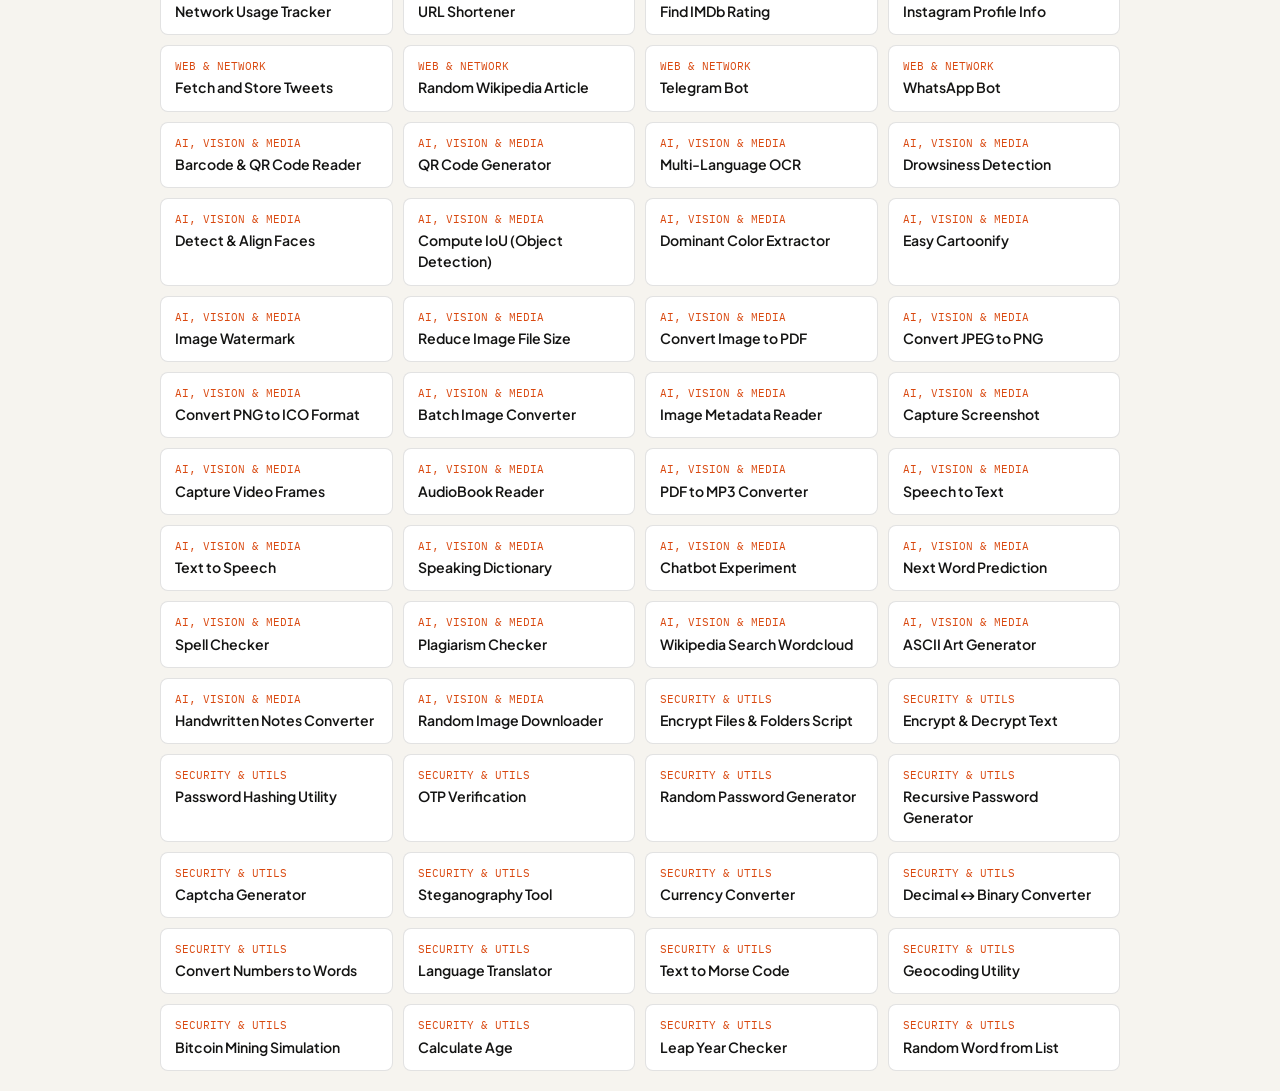
<file: projects/python/catalog.html>
<!DOCTYPE html>
<html lang="en">
  <head>
    <meta charset="UTF-8" />
    <meta name="viewport" content="width=device-width, initial-scale=1.0" />
    <title>120+ Python Projects Archive — Orlando Vivas</title>
    <link rel="preconnect" href="https://fonts.googleapis.com" />
    <link rel="preconnect" href="https://fonts.gstatic.com" crossorigin />
    <link
      href="https://fonts.googleapis.com/css2?family=IBM+Plex+Mono:wght@500;600&family=Plus+Jakarta+Sans:wght@400;500;600;700&family=Space+Grotesk:wght@600;700&display=swap"
      rel="stylesheet"
    />
    <style>
      * { box-sizing: border-box; margin: 0; padding: 0; }
      body {
        font-family: "Plus Jakarta Sans", -apple-system, sans-serif;
        background: #f6f4ef;
        color: #141413;
        padding: 20px;
        line-height: 1.5;
      }
      .wrap { max-width: 960px; margin: 0 auto; }
      header {
        display: flex;
        flex-wrap: wrap;
        align-items: flex-end;
        justify-content: space-between;
        gap: 14px;
        padding-bottom: 16px;
        border-bottom: 1px solid rgba(20, 20, 19, 0.16);
        margin-bottom: 18px;
      }
      h1 { font-family: "Space Grotesk", sans-serif; font-size: 1.55rem; letter-spacing: -0.02em; }
      .sub { font-size: 0.88rem; color: #5a5852; margin-top: 3px; }
      .count {
        font-family: "IBM Plex Mono", monospace;
        font-size: 0.8rem;
        font-weight: 600;
        color: #d9480f;
      }
      .controls {
        display: flex;
        flex-wrap: wrap;
        gap: 10px;
        align-items: center;
        margin-bottom: 18px;
      }
      input[type="search"] {
        flex: 1;
        min-width: 220px;
        padding: 9px 13px;
        border-radius: 6px;
        border: 1px solid rgba(20, 20, 19, 0.24);
        background: #ffffff;
        font-family: inherit;
        font-size: 0.9rem;
      }
      .chips { display: flex; flex-wrap: wrap; gap: 6px; margin-bottom: 18px; }
      .chip {
        padding: 6px 12px;
        border-radius: 6px;
        border: 1px solid rgba(20, 20, 19, 0.2);
        background: #ffffff;
        color: #4b4a45;
        font-size: 0.8rem;
        font-weight: 600;
        cursor: pointer;
      }
      .chip.active { background: #141413; color: #f6f4ef; border-color: #141413; }
      .grid {
        display: grid;
        grid-template-columns: repeat(auto-fill, minmax(215px, 1fr));
        gap: 10px;
      }
      .card {
        background: #ffffff;
        border: 1px solid rgba(20, 20, 19, 0.12);
        border-radius: 8px;
        padding: 12px 14px;
      }
      .cat {
        font-family: "IBM Plex Mono", monospace;
        font-size: 0.68rem;
        color: #d9480f;
        text-transform: uppercase;
        display: block;
        margin-bottom: 3px;
      }
      .name { font-weight: 600; font-size: 0.88rem; color: #141413; }
    </style>
  </head>
  <body>
    <div class="wrap">
      <header>
        <div>
          <h1>Python Practice Archive (115+ Projects)</h1>
          <p class="sub">Searchable catalog of Python scripts, desktop GUIs, games, scrapers, vision &amp; automation labs.</p>
        </div>
        <span class="count" id="result-count"></span>
      </header>

      <div class="controls">
        <input type="search" id="search" placeholder="Search projects (e.g. QR, PDF, Snake, OCR, Encryption, Weather)..." aria-label="Search Python projects" />
      </div>

      <div class="chips" id="chips"></div>
      <div class="grid" id="grid"></div>
    </div>

    <script>
      const CATALOG = [
        // Desktop GUI
        { name: "Billing System (Tkinter POS)", cat: "Desktop GUI" },
        { name: "PyDoku — Sudoku Solver GUI", cat: "Desktop GUI" },
        { name: "Calendar GUI", cat: "Desktop GUI" },
        { name: "Calculator App", cat: "Desktop GUI" },
        { name: "Create Calculator GUI", cat: "Desktop GUI" },
        { name: "Contact Book", cat: "Desktop GUI" },
        { name: "Music Player GUI", cat: "Desktop GUI" },
        { name: "MusicPlayer", cat: "Desktop GUI" },
        { name: "Text Editor GUI", cat: "Desktop GUI" },
        { name: "Easy Video Player", cat: "Desktop GUI" },
        { name: "Digital Clock", cat: "Desktop GUI" },
        { name: "Alarm Clock", cat: "Desktop GUI" },
        { name: "Set Alarm", cat: "Desktop GUI" },
        { name: "Countdown Timer", cat: "Desktop GUI" },
        { name: "Simple Stopwatch", cat: "Desktop GUI" },
        { name: "Screen Pet", cat: "Desktop GUI" },
        { name: "GUI Rock-Paper-Scissors", cat: "Desktop GUI" },

        // Games & Simulations
        { name: "Egg Catcher Game", cat: "Games & Sims" },
        { name: "Snake Game", cat: "Games & Sims" },
        { name: "Space Bullet Shooter", cat: "Games & Sims" },
        { name: "Tic-Tac-Toe with AI", cat: "Games & Sims" },
        { name: "Tic-Tac-Toe Classic", cat: "Games & Sims" },
        { name: "Hangman Game", cat: "Games & Sims" },
        { name: "MasterMind", cat: "Games & Sims" },
        { name: "Maze Solver", cat: "Games & Sims" },
        { name: "Quiz Games", cat: "Games & Sims" },
        { name: "Rock Paper Scissors CLI", cat: "Games & Sims" },
        { name: "Number Guessing Game", cat: "Games & Sims" },
        { name: "Bouncing Ball Simulator", cat: "Games & Sims" },
        { name: "Chessboard Renderer", cat: "Games & Sims" },

        // Automation & Files
        { name: "Parking Management System", cat: "Automation & Files" },
        { name: "Phonebook Contact Directory", cat: "Automation & Files" },
        { name: "Automated PDF Receipt Generator", cat: "Automation & Files" },
        { name: "Merge CSV Files", cat: "Automation & Files" },
        { name: "Merge PDFs", cat: "Automation & Files" },
        { name: "Duplicate Files Remover", cat: "Automation & Files" },
        { name: "Extract ZIP Files", cat: "Automation & Files" },
        { name: "Compress Folder & Files", cat: "Automation & Files" },
        { name: "Split Folder into Subfolders", cat: "Automation & Files" },
        { name: "Send Automatic Emails", cat: "Automation & Files" },
        { name: "Send Emails from CSV", cat: "Automation & Files" },
        { name: "Store Emails in CSV", cat: "Automation & Files" },
        { name: "CLI To-Do Manager", cat: "Automation & Files" },
        { name: "Battery Notification", cat: "Automation & Files" },
        { name: "Website Blocker", cat: "Automation & Files" },
        { name: "Shutdown / Restart Utility", cat: "Automation & Files" },
        { name: "Terminal Progress Bar + Image Resize", cat: "Automation & Files" },
        { name: "Operating System Info Script", cat: "Automation & Files" },

        // Web & Networking
        { name: "Scrape Hacker News", cat: "Web & Network" },
        { name: "Scrape Quotes", cat: "Web & Network" },
        { name: "Scraping Medium Articles", cat: "Web & Network" },
        { name: "Download GeeksForGeeks Articles", cat: "Web & Network" },
        { name: "All Links from Given Webpage", cat: "Web & Network" },
        { name: "Download Images from Website", cat: "Web & Network" },
        { name: "Web Scraping YouTube Comments", cat: "Web & Network" },
        { name: "Snapshot of Given Website", cat: "Web & Network" },
        { name: "Fetch Current Weather", cat: "Web & Network" },
        { name: "Fetch HTTP Status Code", cat: "Web & Network" },
        { name: "Check Website Connectivity", cat: "Web & Network" },
        { name: "Internet Connection Check", cat: "Web & Network" },
        { name: "DNS Record Lookup", cat: "Web & Network" },
        { name: "Hostname & IP Address Lookup", cat: "Web & Network" },
        { name: "Fetch Open Ports", cat: "Web & Network" },
        { name: "Time to Load Website", cat: "Web & Network" },
        { name: "Network Usage Tracker", cat: "Web & Network" },
        { name: "URL Shortener", cat: "Web & Network" },
        { name: "Find IMDb Rating", cat: "Web & Network" },
        { name: "Instagram Profile Info", cat: "Web & Network" },
        { name: "Fetch and Store Tweets", cat: "Web & Network" },
        { name: "Random Wikipedia Article", cat: "Web & Network" },
        { name: "Telegram Bot", cat: "Web & Network" },
        { name: "WhatsApp Bot", cat: "Web & Network" },

        // AI, Vision & Media
        { name: "Barcode & QR Code Reader", cat: "AI, Vision & Media" },
        { name: "QR Code Generator", cat: "AI, Vision & Media" },
        { name: "Multi-Language OCR", cat: "AI, Vision & Media" },
        { name: "Drowsiness Detection", cat: "AI, Vision & Media" },
        { name: "Detect & Align Faces", cat: "AI, Vision & Media" },
        { name: "Compute IoU (Object Detection)", cat: "AI, Vision & Media" },
        { name: "Dominant Color Extractor", cat: "AI, Vision & Media" },
        { name: "Easy Cartoonify", cat: "AI, Vision & Media" },
        { name: "Image Watermark", cat: "AI, Vision & Media" },
        { name: "Reduce Image File Size", cat: "AI, Vision & Media" },
        { name: "Convert Image to PDF", cat: "AI, Vision & Media" },
        { name: "Convert JPEG to PNG", cat: "AI, Vision & Media" },
        { name: "Convert PNG to ICO Format", cat: "AI, Vision & Media" },
        { name: "Batch Image Converter", cat: "AI, Vision & Media" },
        { name: "Image Metadata Reader", cat: "AI, Vision & Media" },
        { name: "Capture Screenshot", cat: "AI, Vision & Media" },
        { name: "Capture Video Frames", cat: "AI, Vision & Media" },
        { name: "AudioBook Reader", cat: "AI, Vision & Media" },
        { name: "PDF to MP3 Converter", cat: "AI, Vision & Media" },
        { name: "Speech to Text", cat: "AI, Vision & Media" },
        { name: "Text to Speech", cat: "AI, Vision & Media" },
        { name: "Speaking Dictionary", cat: "AI, Vision & Media" },
        { name: "Chatbot Experiment", cat: "AI, Vision & Media" },
        { name: "Next Word Prediction", cat: "AI, Vision & Media" },
        { name: "Spell Checker", cat: "AI, Vision & Media" },
        { name: "Plagiarism Checker", cat: "AI, Vision & Media" },
        { name: "Wikipedia Search Wordcloud", cat: "AI, Vision & Media" },
        { name: "ASCII Art Generator", cat: "AI, Vision & Media" },
        { name: "Handwritten Notes Converter", cat: "AI, Vision & Media" },
        { name: "Random Image Downloader", cat: "AI, Vision & Media" },

        // Security & Utilities
        { name: "Encrypt Files & Folders Script", cat: "Security & Utils" },
        { name: "Encrypt & Decrypt Text", cat: "Security & Utils" },
        { name: "Password Hashing Utility", cat: "Security & Utils" },
        { name: "OTP Verification", cat: "Security & Utils" },
        { name: "Random Password Generator", cat: "Security & Utils" },
        { name: "Recursive Password Generator", cat: "Security & Utils" },
        { name: "Captcha Generator", cat: "Security & Utils" },
        { name: "Steganography Tool", cat: "Security & Utils" },
        { name: "Currency Converter", cat: "Security & Utils" },
        { name: "Decimal ↔ Binary Converter", cat: "Security & Utils" },
        { name: "Convert Numbers to Words", cat: "Security & Utils" },
        { name: "Language Translator", cat: "Security & Utils" },
        { name: "Text to Morse Code", cat: "Security & Utils" },
        { name: "Geocoding Utility", cat: "Security & Utils" },
        { name: "Bitcoin Mining Simulation", cat: "Security & Utils" },
        { name: "Calculate Age", cat: "Security & Utils" },
        { name: "Leap Year Checker", cat: "Security & Utils" },
        { name: "Random Word from List", cat: "Security & Utils" },
      ];

      const CATS = ["All", ...new Set(CATALOG.map((x) => x.cat))];
      let activeCat = "All";
      let query = "";

      const chipsEl = document.getElementById("chips");
      const gridEl = document.getElementById("grid");
      const countEl = document.getElementById("result-count");

      function renderChips() {
        chipsEl.innerHTML = CATS.map(
          (c) => `<button type="button" class="chip ${c === activeCat ? "active" : ""}" data-cat="${c}">${c}</button>`
        ).join("");
        chipsEl.querySelectorAll("[data-cat]").forEach((btn) => {
          btn.addEventListener("click", () => {
            activeCat = btn.getAttribute("data-cat");
            renderChips();
            renderGrid();
          });
        });
      }

      function renderGrid() {
        const list = CATALOG.filter((item) => {
          const okCat = activeCat === "All" || item.cat === activeCat;
          const okQ = !query || item.name.toLowerCase().includes(query) || item.cat.toLowerCase().includes(query);
          return okCat && okQ;
        });
        countEl.textContent = `${list.length} of ${CATALOG.length} projects`;
        gridEl.innerHTML = list
          .map((it) => `<article class="card"><span class="cat">${it.cat}</span><div class="name">${it.name}</div></article>`)
          .join("");
      }

      document.getElementById("search").addEventListener("input", (e) => {
        query = e.target.value.trim().toLowerCase();
        renderGrid();
      });

      renderChips();
      renderGrid();
    </script>
  </body>
</html>
</file>
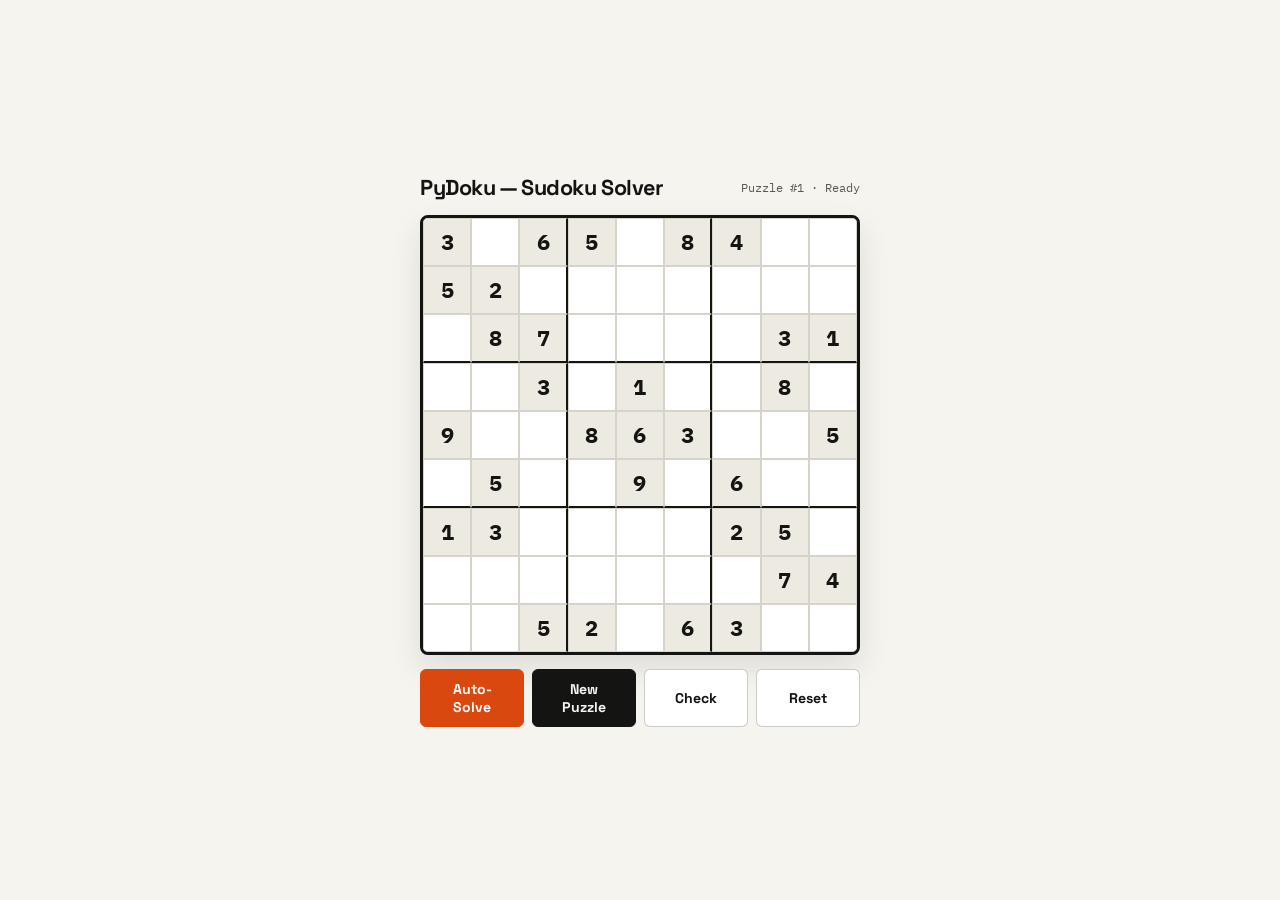
<file: projects/python/sudoku-demo.html>
<!DOCTYPE html>
<html lang="en">
  <head>
    <meta charset="UTF-8" />
    <meta name="viewport" content="width=device-width, initial-scale=1.0" />
    <title>PyDoku — Interactive Sudoku Game & Backtracking Solver</title>
    <link rel="preconnect" href="https://fonts.googleapis.com" />
    <link rel="preconnect" href="https://fonts.gstatic.com" crossorigin />
    <link
      href="https://fonts.googleapis.com/css2?family=IBM+Plex+Mono:wght@500;600&family=Space+Grotesk:wght@600;700&display=swap"
      rel="stylesheet"
    />
    <style>
      * { box-sizing: border-box; margin: 0; padding: 0; }
      body {
        font-family: "Space Grotesk", -apple-system, sans-serif;
        background: #f6f4ef;
        color: #141413;
        min-height: 100vh;
        display: flex;
        flex-direction: column;
        align-items: center;
        justify-content: center;
        padding: 16px;
        gap: 14px;
      }
      .top {
        width: 100%;
        max-width: 440px;
        display: flex;
        align-items: center;
        justify-content: space-between;
      }
      h1 { font-size: 1.35rem; letter-spacing: -0.02em; }
      .status {
        font-family: "IBM Plex Mono", monospace;
        font-size: 0.78rem;
        color: #5a5852;
      }
      .board {
        width: min(440px, 94vw);
        aspect-ratio: 1 / 1;
        display: grid;
        grid-template-columns: repeat(9, 1fr);
        background: #141413;
        border: 3px solid #141413;
        border-radius: 8px;
        overflow: hidden;
        box-shadow: 0 14px 32px rgba(20, 20, 19, 0.1);
      }
      .cell {
        border: 1px solid #d6d3cb;
        background: #ffffff;
        text-align: center;
        font-family: "IBM Plex Mono", monospace;
        font-size: clamp(1rem, 3.6vw, 1.35rem);
        font-weight: 600;
        color: #d9480f;
        outline: none;
        width: 100%;
        height: 100%;
      }
      .cell.fixed {
        background: #edeae2;
        color: #141413;
        font-weight: 700;
      }
      .cell.solved {
        color: #157347;
      }
      .cell.error {
        background: #fee2e2;
        color: #b91c1c;
      }
      .cell:nth-child(3n) { border-right: 2.5px solid #141413; }
      .cell:nth-child(9n) { border-right: 1px solid #d6d3cb; }
      .cell.row-sep { border-bottom: 2.5px solid #141413; }
      .actions {
        width: 100%;
        max-width: 440px;
        display: flex;
        flex-wrap: wrap;
        gap: 8px;
      }
      button {
        flex: 1;
        min-width: 96px;
        padding: 10px 14px;
        border-radius: 6px;
        border: 1px solid rgba(20, 20, 19, 0.22);
        background: #ffffff;
        color: #141413;
        font-family: inherit;
        font-weight: 700;
        font-size: 0.88rem;
        cursor: pointer;
      }
      button.primary {
        background: #d9480f;
        border-color: #d9480f;
        color: #fff;
      }
      button.dark {
        background: #141413;
        border-color: #141413;
        color: #f6f4ef;
      }
    </style>
  </head>
  <body>
    <div class="top">
      <h1>PyDoku — Sudoku Solver</h1>
      <span class="status" id="status">Ready · Backtracking</span>
    </div>

    <div class="board" id="board" aria-label="9 by 9 Sudoku grid"></div>

    <div class="actions">
      <button type="button" class="primary" id="solve-btn">Auto-Solve</button>
      <button type="button" class="dark" id="new-btn">New Puzzle</button>
      <button type="button" id="check-btn">Check</button>
      <button type="button" id="reset-btn">Reset</button>
    </div>

    <script>
      const PUZZLES = [
        [
          [3,0,6,5,0,8,4,0,0],
          [5,2,0,0,0,0,0,0,0],
          [0,8,7,0,0,0,0,3,1],
          [0,0,3,0,1,0,0,8,0],
          [9,0,0,8,6,3,0,0,5],
          [0,5,0,0,9,0,6,0,0],
          [1,3,0,0,0,0,2,5,0],
          [0,0,0,0,0,0,0,7,4],
          [0,0,5,2,0,6,3,0,0],
        ],
        [
          [0,5,0,0,0,0,0,0,0],
          [3,0,8,0,7,0,2,0,0],
          [0,0,9,3,0,6,8,0,0],
          [0,8,0,0,0,9,5,0,0],
          [9,0,0,0,0,0,0,0,1],
          [0,0,3,8,0,0,0,9,0],
          [0,0,6,5,0,7,3,0,0],
          [0,0,1,0,4,0,6,0,7],
          [0,0,0,0,0,0,0,4,0],
        ],
        [
          [5,3,0,0,7,0,0,0,0],
          [6,0,0,1,9,5,0,0,0],
          [0,9,8,0,0,0,0,6,0],
          [8,0,0,0,6,0,0,0,3],
          [4,0,0,8,0,3,0,0,1],
          [7,0,0,0,2,0,0,0,6],
          [0,6,0,0,0,0,2,8,0],
          [0,0,0,4,1,9,0,0,5],
          [0,0,0,0,8,0,0,7,9],
        ],
      ];

      let puzzleIdx = 0;
      let baseBoard = [];
      const boardEl = document.getElementById("board");
      const statusEl = document.getElementById("status");
      const inputs = [];

      function loadPuzzle(idx) {
        puzzleIdx = idx % PUZZLES.length;
        baseBoard = PUZZLES[puzzleIdx].map((r) => [...r]);
        boardEl.innerHTML = "";
        inputs.length = 0;
        for (let r = 0; r < 9; r++) {
          for (let c = 0; c < 9; c++) {
            const inp = document.createElement("input");
            inp.type = "text";
            inp.inputMode = "numeric";
            inp.maxLength = 1;
            inp.className = "cell" + (r === 2 || r === 5 ? " row-sep" : "");
            const val = baseBoard[r][c];
            if (val !== 0) {
              inp.value = val;
              inp.readOnly = true;
              inp.classList.add("fixed");
            } else {
              inp.addEventListener("input", () => {
                inp.value = inp.value.replace(/[^1-9]/g, "");
                inp.classList.remove("error", "solved");
              });
            }
            boardEl.appendChild(inp);
            inputs.push(inp);
          }
        }
        statusEl.textContent = `Puzzle #${puzzleIdx + 1} · Ready`;
      }

      function readGrid() {
        const g = [];
        for (let r = 0; r < 9; r++) {
          const row = [];
          for (let c = 0; c < 9; c++) {
            const v = parseInt(inputs[r * 9 + c].value, 10);
            row.push(Number.isNaN(v) ? 0 : v);
          }
          g.push(row);
        }
        return g;
      }

      function isSafe(g, r, c, num) {
        for (let i = 0; i < 9; i++) {
          if (g[r][i] === num || g[i][c] === num) return false;
        }
        const sr = Math.floor(r / 3) * 3;
        const sc = Math.floor(c / 3) * 3;
        for (let i = 0; i < 3; i++) {
          for (let j = 0; j < 3; j++) {
            if (g[sr + i][sc + j] === num) return false;
          }
        }
        return true;
      }

      function solveBacktrack(g, stats) {
        for (let r = 0; r < 9; r++) {
          for (let c = 0; c < 9; c++) {
            if (g[r][c] === 0) {
              stats.steps++;
              for (let n = 1; n <= 9; n++) {
                if (isSafe(g, r, c, n)) {
                  g[r][c] = n;
                  if (solveBacktrack(g, stats)) return true;
                  g[r][c] = 0;
                }
              }
              return false;
            }
          }
        }
        return true;
      }

      document.getElementById("solve-btn").addEventListener("click", () => {
        const g = baseBoard.map((r) => [...r]);
        const stats = { steps: 0 };
        if (solveBacktrack(g, stats)) {
          for (let r = 0; r < 9; r++) {
            for (let c = 0; c < 9; c++) {
              const inp = inputs[r * 9 + c];
              if (!inp.readOnly) {
                inp.value = g[r][c];
                inp.classList.remove("error");
                inp.classList.add("solved");
              }
            }
          }
          statusEl.textContent = `Solved in ${stats.steps} backtracking steps`;
        } else {
          statusEl.textContent = "No solution found";
        }
      });

      document.getElementById("check-btn").addEventListener("click", () => {
        const g = readGrid();
        let errors = 0;
        let filled = 0;
        for (let r = 0; r < 9; r++) {
          for (let c = 0; c < 9; c++) {
            const inp = inputs[r * 9 + c];
            inp.classList.remove("error");
            const val = g[r][c];
            if (val === 0) continue;
            filled++;
            g[r][c] = 0;
            if (!isSafe(g, r, c, val)) {
              if (!inp.readOnly) inp.classList.add("error");
              errors++;
            }
            g[r][c] = val;
          }
        }
        if (errors > 0) statusEl.textContent = `${errors} conflict(s) highlighted`;
        else if (filled === 81) statusEl.textContent = "Puzzle completed cleanly!";
        else statusEl.textContent = "Looking good so far!";
      });

      document.getElementById("new-btn").addEventListener("click", () => loadPuzzle(puzzleIdx + 1));
      document.getElementById("reset-btn").addEventListener("click", () => loadPuzzle(puzzleIdx));

      loadPuzzle(0);
    </script>
  </body>
</html>
</file>
<file: games/car-game/styles.css>
* {
margin: 0;
padding: 0;
font-family: 'Lobster', cursive;
}
body {
overflow: hidden;
background: linear-gradient(135deg, #0f172a 0%, #1e293b 100%);
}
.game{
min-height: 100vh;
background: linear-gradient(135deg, #0f172a 0%, #1e293b 100%);
}
.hide {
display: none;
}
.startScreen {
width: min(460px, 90%);
padding: 20px 18px;
line-height: 1.5;
position: absolute;
top: 50%;
left: 50%;
transform: translate(-50%, -50%);
z-index: 2;
margin: auto;
background-color: rgb(43, 205, 226);
color: #0f172a;
text-align: center;
border-radius: 14px;
border-bottom: 4px solid rgb(14, 116, 144);
box-shadow: 0 18px 40px rgba(0, 0, 0, 0.45);
}
.score,
.highScore {
position: absolute;
top: 10px;
left: 16px;
z-index: 3;
text-align: center;
background-color: rgb(100, 224, 156);
width: 170px;
color: rgb(59, 40, 40);
line-height: 38px;
border-radius: 6px;
font-size: 1.05em;
box-shadow: 0 6px 14px rgba(0, 0, 0, 0.35);
}
.ClickToStart {
cursor: pointer;
}
.gameArea {
height: 100vh;
width: 400px;
margin: auto;
position: relative;
background-color: rgb(32, 32, 32);
overflow: hidden;
border-left: 4px dashed white;
border-right: 4px dashed white;
}
.car{
background: linear-gradient(180deg, #38bdf8, #1d4ed8);
border-radius: 10px 10px 6px 6px;
box-shadow: inset 0 14px 0 rgba(255, 255, 255, 0.35), 0 6px 14px rgba(0, 0, 0, 0.45);
height: 75px;
width: 50px;
position: absolute;
top: 520px;
}
.Opponents {
background: linear-gradient(180deg, #f87171, #b91c1c);
border-radius: 10px 10px 6px 6px;
box-shadow: inset 0 14px 0 rgba(255, 255, 255, 0.25), 0 6px 14px rgba(0, 0, 0, 0.45);
height: 75px;
width: 50px;
position: absolute;
top: 520px;
}
.roadLines {
height: 100px;
width: 10px;
background-color: white;
position: absolute;
margin-left: 195px;
}
</file>
<file: games/goat/css/style.css>
* {
    margin: 0;
    padding: 0;
    box-sizing: border-box;
}

body {
    background-color: #0d0c13;
    color: #fff;
    font-family: 'Roboto', sans-serif;
    display: flex;
    justify-content: center;
    align-items: center;
    min-height: 100vh;
    overflow: hidden;
}

#game-container {
    position: relative;
    /* Maintain 16:9 aspect ratio dynamically */
    width: 95vw;
    height: 53.43vw; /* 95 * 9 / 16 */
    max-height: 95vh;
    max-width: 168.88vh; /* 95 * 16 / 9 */
    box-shadow: 0 0 50px rgba(0,0,0,0.8);
    background-color: #000;
}

#game-container::after {
    content: '';
    position: absolute;
    top: 0; left: 0; right: 0; bottom: 0;
    /* Dark vignette for immersive horror */
    background: radial-gradient(circle at center, rgba(0,0,0,0) 40%, rgba(0,0,0,0.95) 100%);
    pointer-events: none; /* Let clicks pass through */
    z-index: 2; /* Over the game, under the UI */
}

canvas {
    display: block;
    width: 100%;
    height: 100%;
    /* Temporary HD background before image loads */
    background: radial-gradient(circle at center, #232233 0%, #0d0c13 100%);
}

.ui-screen {
    position: absolute;
    top: 0; left: 0; right: 0; bottom: 0;
    background-color: rgba(0, 0, 0, 0.85);
    display: flex;
    flex-direction: column;
    justify-content: center;
    align-items: center;
    z-index: 10;
    text-align: center;
    padding: 20px;
}

.hidden {
    display: none !important;
}

h1 {
    font-family: 'Creepster', cursive;
    font-size: clamp(2.6rem, 8vw, 6.2rem);
    color: #c9b139;
    text-shadow: 0 0 20px #e82a2a, 0 0 10px #e82a2a;
    margin-bottom: 10px;
}

p {
    font-size: clamp(0.95rem, 2.2vw, 1.45rem);
    margin-bottom: 16px;
    color: #ccc;
}

.controls {
    color: #888;
    font-size: clamp(0.85rem, 1.8vw, 1.15rem);
}

button {
    padding: 12px 30px;
    font-size: clamp(1.2rem, 2.8vw, 1.9rem);
    font-family: 'Creepster', cursive;
    color: #fff;
    background-color: #5c0f0f;
    border: 2px solid #a32222;
    cursor: pointer;
    transition: all 0.3s ease;
    border-radius: 10px;
}

button:hover {
    background-color: #a32222;
    box-shadow: 0 0 30px #a32222;
    transform: scale(1.05);
}

/* HUD System */
#hud {
    position: absolute;
    top: 30px;
    left: 30px;
    right: 30px;
    display: flex;
    justify-content: space-between;
    align-items: center;
    z-index: 5;
    pointer-events: none;
}

#health-bar {
    width: min(320px, 44vw);
    height: 26px;
    background-color: #333;
    border: 3px solid #111;
    border-radius: 18px;
    overflow: hidden;
    box-shadow: 0 0 15px rgba(0,0,0,0.8);
}

#health-fill {
    width: 100%;
    height: 100%;
    background: linear-gradient(90deg, #b01515, #ff3636);
    transition: width 0.2s ease-out;
}

#score-display {
    font-family: 'Creepster', cursive;
    font-size: clamp(1.4rem, 3.5vw, 2.6rem);
    color: #fff;
    text-shadow: 0 0 10px #ffdb58;
}
</file>
<file: projects/happy-new-year/style.css>
@import url('https://fonts.googleapis.com/css?family=Montserrat:700|Pacifico');

*, *:after, *:before{
  box-sizing:border-box;
  margin:0;
  padding:0;
  -webkit-transition: all 100ms ease-in;
  transition: all 100ms ease-in;
}
html{
    background: #222048;
}
.feliz{
  width: 100%;
  font-family: 'Pacifico', cursive;
  font-size: 100px;
  font-weight: 700;
  color: #f48fb1;
  text-align: center;
  position: absolute;
  top: 50%;
  opacity: 0;
  animation: vem_feliz 2s ease-in-out 7s forwards;
}
.ano_novo{
  position: absolute;
  top: 0;
  left: 0;
  width: 100%;
  height: 100%;
  display: flex;
  flex-direction: row;
  justify-content: center;
  align-items: center;
  overflow: hidden;
  padding: 200px 100px 0px 0px;
}
.ano_novo>span{
  font-family: 'Montserrat', sans-serif;
  font-size: 175px;
  font-weight: 700;
  color: #7a8fe8;
}
span.seis{
  position: absolute;
  top: 50%;
  right: 50%;
  margin-right: -210px;
  animation: vai_2016 5s ease-in-out 5s forwards;
}
span.sete{
  position: absolute;
  right: 0%;
  margin-right: -237px;
  animation: vem_2017 6s ease-in-out forwards;
}
span.sete:before{
  content: '';
  width: 0px;
  height: 6px;
  display: block;
  border-radius: 3px;
  background: #7a8fe8;
  transform: rotate(0deg);
  transform-origin: left top;
  position: absolute;
  top: 55px;
  left: 10px;
  z-index: -1;
  animation: entrega_balao 1s ease-in-out 4s;
}
.balao{
  width: 100px;
  height: 100px;
  display: block;
  background: #e8d57a;
  border-radius: 50%;
  position: absolute;
  top: 50%;
  margin-top: -165px;
  right: 0%;
  margin-right: -200px;
  animation: vem_e_vai_balao 10s ease-in-out forwards;
}
.balao:before{
  content: '';
  width: 0;
  height: 0;
  border-style: solid;
  border-width: 0 10px 20px 10px;
  border-color: transparent transparent #b19b32 transparent;
  position: absolute;
  left: 50%;
  margin-left: -10px;
  bottom: -10px;
  z-index: -1;
}
.balao:after{
  content: '';
  width: 4px;
  height: 100px;
  display: block;
  background: #fff;
  border-radius: 0px 0px 3px 3px;
  position: absolute;
  left: 50%;
  margin-left: -2px;
  bottom: -110px;
}
.fogos{
  width: 100%;
  height: 100%;
  display: block;
  position: absolute;
  top: 0;
  left: 0;
  overflow: hidden;
}
.fogos>div{
  border: 2px solid #fff;
  position: absolute;
  opacity: 0;
  animation: solta_fogos 1.5s ease-in-out 8s forwards;
}
.fogos>div.f1{
  left: 20%;
  top: 40%;
}
.fogos>div.f2{
  left: 15%;
  top: 70%;
}
.fogos>div.f3{
  right: 20%;
  top: 40%;
}
.fogos>div.f4{
  right: 15%;
  top: 70%;
}
.fogos>div span{
  width: 6px;
  height: 6px;
  display: block;
  position: absolute;
  top: 0;
  left: 0;
  opacity: 0;
  animation: estoura_fogos 0.5s ease-in-out 9s forwards;
}
.fogos>div span:nth-child(1){
  transform: rotate(0deg);
}
.fogos>div span:nth-child(2){
  transform: rotate(120deg);
}
.fogos>div span:nth-child(3){
  transform: rotate(240deg);
}
.fogos>div span:before{
  content: '';
  width: 2px;
  height: 50px;
  display: block;
  background: #f5cc06;
  position: absolute;
  top: -60px;
  left: 2px;
}
.fogos>div span:after{
  content: '';
  width: 2px;
  height: 50px;
  display: block;
  background: #f5cc06;
  position: absolute;
  bottom: -60px;
  left: 2px;
}
.fogos>div span i:before{
  content: '';
  width: 3px;
  height: 3px;
  display: block;
  border-radius: 50%;
  background: #fff;
  position: absolute;
  top: -15px;
  left: 10px;
}
.fogos>div span i:after{
  content: '';
  width: 3px;
  height: 3px;
  display: block;
  border-radius: 50%;
  background: #fff;
  position: absolute;
  top: -15px;
  right: 10px;
}
a.author{
  font-size: 12px;
  text-decoration: none;
  color: #f47c7c;
  position: fixed;
  bottom: 10px;
  right: 10px;
}

@keyframes vem_2017 {
  0% {
    right: 0%;
  }
  66.6666% {
    right: 50%;
    margin-right: -300px;
  }
  90% {
    right: 50%;
    margin-right: -300px;
  }
  100% {
    right: 50%;
  }
}
@keyframes vem_e_vai_balao {
  0% {
    right: 0%;
  }
  40% {
    right: 50%;
    margin-right: -300px;
  }
  50% {
    right: 50%;
    margin-right: -200px;
    top: 50%;
  }
  100% {
    top: -100%;
    right: 50%;
  }
}
@keyframes entrega_balao {
  0% {
    transform: rotate(-30deg);
    width: 40px;
  }
  100% {
    transform: rotate(-150deg);
    width: 70px;
  }
}
@keyframes vai_2016 {
  0% {
    top: 50%;
  }
  100% {
    top: -100%;
  }
}
@keyframes vem_feliz {
  0% {
    margin-top: 0px;
    opacity: 0;
  }
  100% {
    margin-top: -200px;;
    opacity: 1;
  }
}
@keyframes solta_fogos {
  0% {
    margin-top: 100%;
    opacity: 0;
    width: 2px;
    height: 30px;
    display: block;
    border-radius: 50%;
  }
  75% {
    margin-top: 0%;
    opacity: 1;
    width: 2px;
    height: 30px;
    display: block;
    border-radius: 50%;
  }
  80%{
    margin-top: 0px;
    margin-left: 0px;
    opacity: 1;
    width: 10px;
    height: 10px;
    display: block;
    border-radius: 50%;
    transform: scale(0.2);
  }
  100%{
    opacity: 1;
    width: 10px;
    height: 10px;
    display: block;
    border-radius: 50%;
    transform: scale(1);
  }
}
@keyframes estoura_fogos {
  0% {
    opacity: 0;
  }
  100% {
    opacity: 1;
  }
}
</file>
